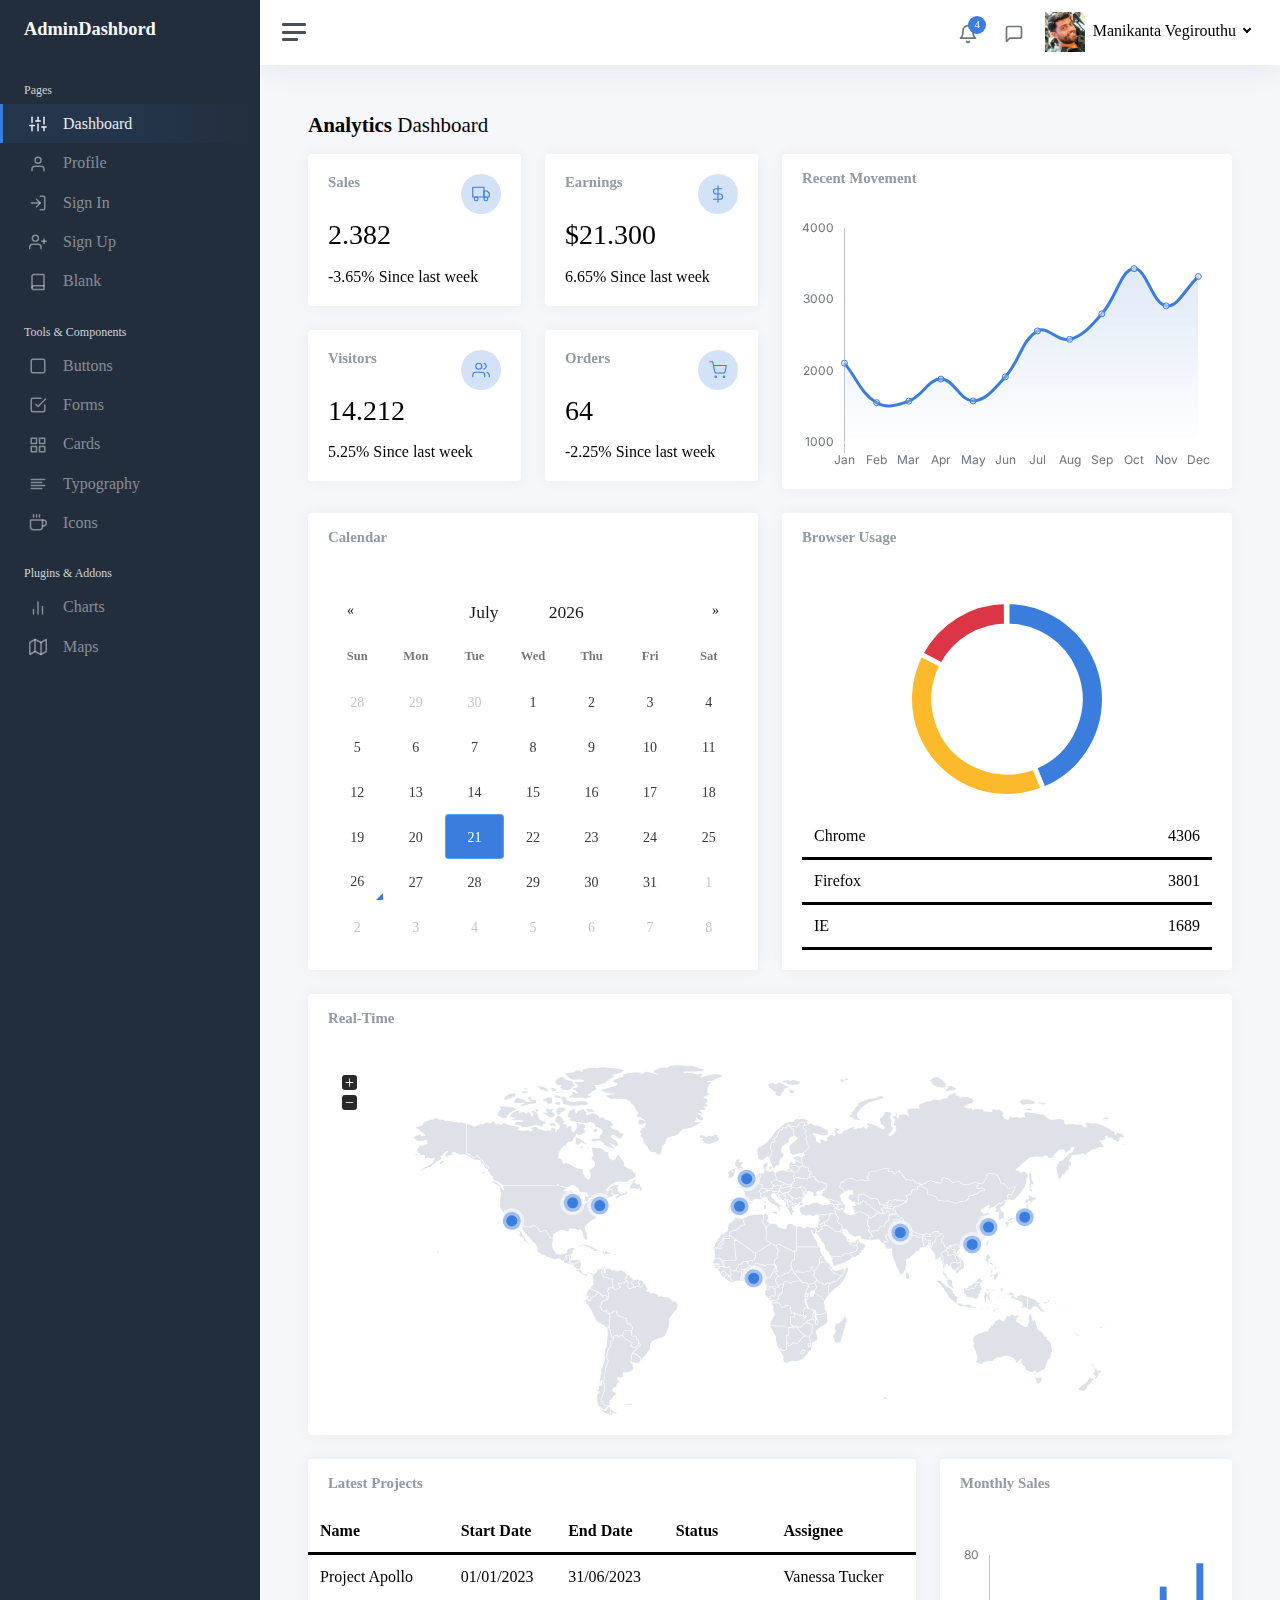
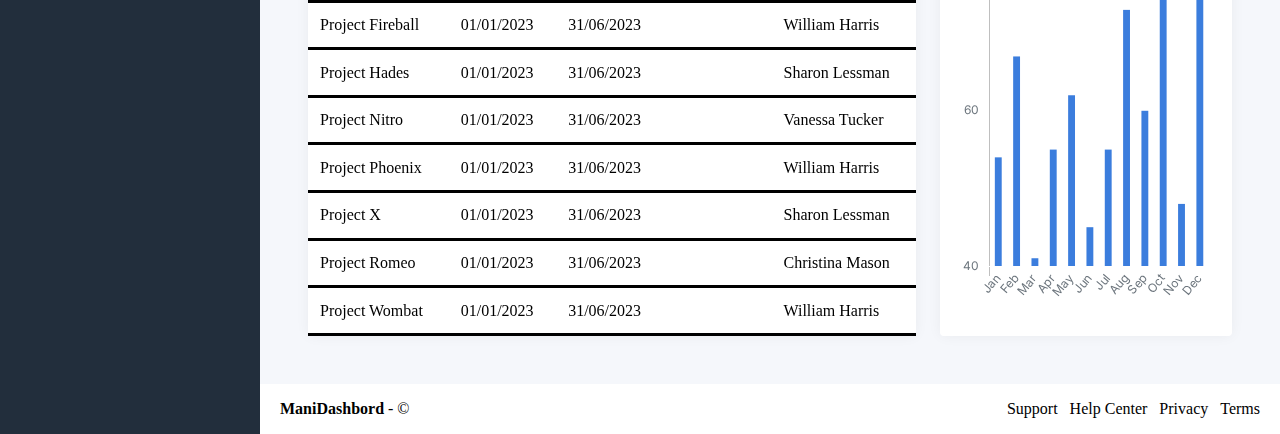
<file: index.html>
<!DOCTYPE html>
<html lang="en">

<head>
	<meta charset="utf-8">
	<meta http-equiv="X-UA-Compatible" content="IE=edge">
	<meta name="viewport" content="width=device-width, initial-scale=1, shrink-to-fit=no">
	<meta name="description" content="Responsive Admin &amp; Dashboard Template based on Bootstrap 5">
	
	<link rel="preconnect" href="https://fonts.gstatic.com">
	<link rel="shortcut icon" href="img/icons/icon-48x48.png" />

	

	<title>AdminDashbord</title>

	<link href="css/app.css" rel="stylesheet">
	<link href="https://fonts.googleapis.com/css2?family=Inter:wght@300;400;600&display=swap" rel="stylesheet">
</head>

<body>
	<div class="wrapper">
		<nav id="sidebar" class="sidebar js-sidebar">
			<div class="sidebar-content js-simplebar">
				<a class="sidebar-brand" href="index.html">
          <span class="align-middle">AdminDashbord</span>
        </a>

				<ul class="sidebar-nav">
					<li class="sidebar-header">
						Pages
					</li>

					<li class="sidebar-item active">
						<a class="sidebar-link" href="index.html">
              <i class="align-middle" data-feather="sliders"></i> <span class="align-middle">Dashboard</span>
            </a>
					</li>

					<li class="sidebar-item">
						<a class="sidebar-link" href="pages-profile.html">
              <i class="align-middle" data-feather="user"></i> <span class="align-middle">Profile</span>
            </a>
					</li>

					<li class="sidebar-item">
						<a class="sidebar-link" href="pages-sign-in.html">
              <i class="align-middle" data-feather="log-in"></i> <span class="align-middle">Sign In</span>
            </a>
					</li>

					<li class="sidebar-item">
						<a class="sidebar-link" href="pages-sign-up.html">
              <i class="align-middle" data-feather="user-plus"></i> <span class="align-middle">Sign Up</span>
            </a>
					</li>

					<li class="sidebar-item">
						<a class="sidebar-link" href="pages-blank.html">
              <i class="align-middle" data-feather="book"></i> <span class="align-middle">Blank</span>
            </a>
					</li>

					<li class="sidebar-header">
						Tools & Components
					</li>

					<li class="sidebar-item">
						<a class="sidebar-link" href="ui-buttons.html">
              <i class="align-middle" data-feather="square"></i> <span class="align-middle">Buttons</span>
            </a>
					</li>

					<li class="sidebar-item">
						<a class="sidebar-link" href="ui-forms.html">
              <i class="align-middle" data-feather="check-square"></i> <span class="align-middle">Forms</span>
            </a>
					</li>

					<li class="sidebar-item">
						<a class="sidebar-link" href="ui-cards.html">
              <i class="align-middle" data-feather="grid"></i> <span class="align-middle">Cards</span>
            </a>
					</li>

					<li class="sidebar-item">
						<a class="sidebar-link" href="ui-typography.html">
              <i class="align-middle" data-feather="align-left"></i> <span class="align-middle">Typography</span>
            </a>
					</li>

					<li class="sidebar-item">
						<a class="sidebar-link" href="icons-feather.html">
              <i class="align-middle" data-feather="coffee"></i> <span class="align-middle">Icons</span>
            </a>
					</li>

					<li class="sidebar-header">
						Plugins & Addons
					</li>

					<li class="sidebar-item">
						<a class="sidebar-link" href="charts-chartjs.html">
              <i class="align-middle" data-feather="bar-chart-2"></i> <span class="align-middle">Charts</span>
            </a>
					</li>

					<li class="sidebar-item">
						<a class="sidebar-link" href="maps-google.html">
              <i class="align-middle" data-feather="map"></i> <span class="align-middle">Maps</span>
            </a>
					</li>
				</ul>

				<div class="sidebar-cta">
				
				</div>
			</div>
		</nav>

		<div class="main">
			<nav class="navbar navbar-expand navbar-light navbar-bg">
				<a class="sidebar-toggle js-sidebar-toggle">
          <i class="hamburger align-self-center"></i>
        </a>

				<div class="navbar-collapse collapse">
					<ul class="navbar-nav navbar-align">
						<li class="nav-item dropdown">
							<a class="nav-icon dropdown-toggle" href="#" id="alertsDropdown" data-bs-toggle="dropdown">
								<div class="position-relative">
									<i class="align-middle" data-feather="bell"></i>
									<span class="indicator">4</span>
								</div>
							</a>
							<div class="dropdown-menu dropdown-menu-lg dropdown-menu-end py-0" aria-labelledby="alertsDropdown">
								<div class="dropdown-menu-header">
									4 New Notifications
								</div>
								<div class="list-group">
									<a href="#" class="list-group-item">
										<div class="row g-0 align-items-center">
											<div class="col-2">
												<i class="text-danger" data-feather="alert-circle"></i>
											</div>
											<div class="col-10">
												<div class="text-dark">Update completed</div>
												<div class="text-muted small mt-1">Restart server 12 to complete the update.</div>
												<div class="text-muted small mt-1">30m ago</div>
											</div>
										</div>
									</a>
									<a href="#" class="list-group-item">
										<div class="row g-0 align-items-center">
											<div class="col-2">
												<i class="text-warning" data-feather="bell"></i>
											</div>
											<div class="col-10">
												<div class="text-dark">Lorem ipsum</div>
												<div class="text-muted small mt-1">Aliquam ex eros, imperdiet vulputate hendrerit et.</div>
												<div class="text-muted small mt-1">2h ago</div>
											</div>
										</div>
									</a>
									<a href="#" class="list-group-item">
										<div class="row g-0 align-items-center">
											<div class="col-2">
												<i class="text-primary" data-feather="home"></i>
											</div>
											<div class="col-10">
												<div class="text-dark">Login from 192.186.1.8</div>
												<div class="text-muted small mt-1">5h ago</div>
											</div>
										</div>
									</a>
									<a href="#" class="list-group-item">
										<div class="row g-0 align-items-center">
											<div class="col-2">
												<i class="text-success" data-feather="user-plus"></i>
											</div>
											<div class="col-10">
												<div class="text-dark">New connection</div>
												<div class="text-muted small mt-1">Christina accepted your request.</div>
												<div class="text-muted small mt-1">14h ago</div>
											</div>
										</div>
									</a>
								</div>
								<div class="dropdown-menu-footer">
									<a href="#" class="text-muted">Show all notifications</a>
								</div>
							</div>
						</li>
						<li class="nav-item dropdown">
							<a class="nav-icon dropdown-toggle" href="#" id="messagesDropdown" data-bs-toggle="dropdown">
								<div class="position-relative">
									<i class="align-middle" data-feather="message-square"></i>
								</div>
							</a>
							<div class="dropdown-menu dropdown-menu-lg dropdown-menu-end py-0" aria-labelledby="messagesDropdown">
								<div class="dropdown-menu-header">
									<div class="position-relative">
										4 New Messages
									</div>
								</div>
								<div class="list-group">
									<a href="#" class="list-group-item">
										<div class="row g-0 align-items-center">
											<div class="col-2">
												<img src="img/avatars/avatar-5.jpg" class="avatar img-fluid rounded-circle" alt="Vanessa Tucker">
											</div>
											<div class="col-10 ps-2">
												<div class="text-dark">Vanessa Tucker</div>
												<div class="text-muted small mt-1">Nam pretium turpis et arcu. Duis arcu tortor.</div>
												<div class="text-muted small mt-1">15m ago</div>
											</div>
										</div>
									</a>
									<a href="#" class="list-group-item">
										<div class="row g-0 align-items-center">
											<div class="col-2">
												<img src="img/avatars/avatar-2.jpg" class="avatar img-fluid rounded-circle" alt="William Harris">
											</div>
											<div class="col-10 ps-2">
												<div class="text-dark">William Harris</div>
												<div class="text-muted small mt-1">Curabitur ligula sapien euismod vitae.</div>
												<div class="text-muted small mt-1">2h ago</div>
											</div>
										</div>
									</a>
									<a href="#" class="list-group-item">
										<div class="row g-0 align-items-center">
											<div class="col-2">
												<img src="img/avatars/avatar-4.jpg" class="avatar img-fluid rounded-circle" alt="Christina Mason">
											</div>
											<div class="col-10 ps-2">
												<div class="text-dark">Christina Mason</div>
												<div class="text-muted small mt-1">Pellentesque auctor neque nec urna.</div>
												<div class="text-muted small mt-1">4h ago</div>
											</div>
										</div>
									</a>
									<a href="#" class="list-group-item">
										<div class="row g-0 align-items-center">
											<div class="col-2">
												<img src="img/avatars/avatar-3.jpg" class="avatar img-fluid rounded-circle" alt="Sharon Lessman">
											</div>
											<div class="col-10 ps-2">
												<div class="text-dark">Sharon Lessman</div>
												<div class="text-muted small mt-1">Aenean tellus metus, bibendum sed, posuere ac, mattis non.</div>
												<div class="text-muted small mt-1">5h ago</div>
											</div>
										</div>
									</a>
								</div>
								<div class="dropdown-menu-footer">
									<a href="#" class="text-muted">Show all messages</a>
								</div>
							</div>
						</li>
						<li class="nav-item dropdown">
							<a class="nav-icon dropdown-toggle d-inline-block d-sm-none" href="#" data-bs-toggle="dropdown">
                <i class="align-middle" data-feather="settings"></i>
              </a>

							<a class="nav-link dropdown-toggle d-none d-sm-inline-block" href="#" data-bs-toggle="dropdown">
                <img src="img/avatars/avatar-4.jpg" class="avatar img-fluid rounded me-1" alt="Manikanta Vegirouthu" /> <span class="text-dark">Manikanta Vegirouthu</span>
              </a>
							<div class="dropdown-menu dropdown-menu-end">
								<a class="dropdown-item" href="pages-profile.html"><i class="align-middle me-1" data-feather="user"></i> Profile</a>
								<a class="dropdown-item" href="#"><i class="align-middle me-1" data-feather="pie-chart"></i> Analytics</a>
								<div class="dropdown-divider"></div>
								<a class="dropdown-item" href="index.html"><i class="align-middle me-1" data-feather="settings"></i> Settings & Privacy</a>
								<a class="dropdown-item" href="#"><i class="align-middle me-1" data-feather="help-circle"></i> Help Center</a>
								<div class="dropdown-divider"></div>
								<a class="dropdown-item" href="#">Log out</a>
							</div>
						</li>
					</ul>
				</div>
			</nav>

			<main class="content">
				<div class="container-fluid p-0">

					<h1 class="h3 mb-3"><strong>Analytics</strong> Dashboard</h1>

					<div class="row">
						<div class="col-xl-6 col-xxl-5 d-flex">
							<div class="w-100">
								<div class="row">
									<div class="col-sm-6">
										<div class="card">
											<div class="card-body">
												<div class="row">
													<div class="col mt-0">
														<h5 class="card-title">Sales</h5>
													</div>

													<div class="col-auto">
														<div class="stat text-primary">
															<i class="align-middle" data-feather="truck"></i>
														</div>
													</div>
												</div>
												<h1 class="mt-1 mb-3">2.382</h1>
												<div class="mb-0">
													<span class="text-danger"> <i class="mdi mdi-arrow-bottom-right"></i> -3.65% </span>
													<span class="text-muted">Since last week</span>
												</div>
											</div>
										</div>
										<div class="card">
											<div class="card-body">
												<div class="row">
													<div class="col mt-0">
														<h5 class="card-title">Visitors</h5>
													</div>

													<div class="col-auto">
														<div class="stat text-primary">
															<i class="align-middle" data-feather="users"></i>
														</div>
													</div>
												</div>
												<h1 class="mt-1 mb-3">14.212</h1>
												<div class="mb-0">
													<span class="text-success"> <i class="mdi mdi-arrow-bottom-right"></i> 5.25% </span>
													<span class="text-muted">Since last week</span>
												</div>
											</div>
										</div>
									</div>
									<div class="col-sm-6">
										<div class="card">
											<div class="card-body">
												<div class="row">
													<div class="col mt-0">
														<h5 class="card-title">Earnings</h5>
													</div>

													<div class="col-auto">
														<div class="stat text-primary">
															<i class="align-middle" data-feather="dollar-sign"></i>
														</div>
													</div>
												</div>
												<h1 class="mt-1 mb-3">$21.300</h1>
												<div class="mb-0">
													<span class="text-success"> <i class="mdi mdi-arrow-bottom-right"></i> 6.65% </span>
													<span class="text-muted">Since last week</span>
												</div>
											</div>
										</div>
										<div class="card">
											<div class="card-body">
												<div class="row">
													<div class="col mt-0">
														<h5 class="card-title">Orders</h5>
													</div>

													<div class="col-auto">
														<div class="stat text-primary">
															<i class="align-middle" data-feather="shopping-cart"></i>
														</div>
													</div>
												</div>
												<h1 class="mt-1 mb-3">64</h1>
												<div class="mb-0">
													<span class="text-danger"> <i class="mdi mdi-arrow-bottom-right"></i> -2.25% </span>
													<span class="text-muted">Since last week</span>
												</div>
											</div>
										</div>
									</div>
								</div>
							</div>
						</div>

						<div class="col-xl-6 col-xxl-7">
							<div class="card flex-fill w-100">
								<div class="card-header">

									<h5 class="card-title mb-0">Recent Movement</h5>
								</div>
								<div class="card-body py-3">
									<div class="chart chart-sm">
										<canvas id="chartjs-dashboard-line"></canvas>
									</div>
								</div>
							</div>
						</div>
					</div>

					<div class="row">
						<div class="col-12 col-md-6 col-xxl-3 d-flex order-2 order-xxl-3">
							<div class="card flex-fill w-100">
								<div class="card-header">

									<h5 class="card-title mb-0">Browser Usage</h5>
								</div>
								<div class="card-body d-flex">
									<div class="align-self-center w-100">
										<div class="py-3">
											<div class="chart chart-xs">
												<canvas id="chartjs-dashboard-pie"></canvas>
											</div>
										</div>

										<table class="table mb-0">
											<tbody>
												<tr>
													<td>Chrome</td>
													<td class="text-end">4306</td>
												</tr>
												<tr>
													<td>Firefox</td>
													<td class="text-end">3801</td>
												</tr>
												<tr>
													<td>IE</td>
													<td class="text-end">1689</td>
												</tr>
											</tbody>
										</table>
									</div>
								</div>
							</div>
						</div>
						<div class="col-12 col-md-12 col-xxl-6 d-flex order-3 order-xxl-2">
							<div class="card flex-fill w-100">
								<div class="card-header">

									<h5 class="card-title mb-0">Real-Time</h5>
								</div>
								<div class="card-body px-4">
									<div id="world_map" style="height:350px;"></div>
								</div>
							</div>
						</div>
						<div class="col-12 col-md-6 col-xxl-3 d-flex order-1 order-xxl-1">
							<div class="card flex-fill">
								<div class="card-header">

									<h5 class="card-title mb-0">Calendar</h5>
								</div>
								<div class="card-body d-flex">
									<div class="align-self-center w-100">
										<div class="chart">
											<div id="datetimepicker-dashboard"></div>
										</div>
									</div>
								</div>
							</div>
						</div>
					</div>

					<div class="row">
						<div class="col-12 col-lg-8 col-xxl-9 d-flex">
							<div class="card flex-fill">
								<div class="card-header">

									<h5 class="card-title mb-0">Latest Projects</h5>
								</div>
								<table class="table table-hover my-0">
									<thead>
										<tr>
											<th>Name</th>
											<th class="d-none d-xl-table-cell">Start Date</th>
											<th class="d-none d-xl-table-cell">End Date</th>
											<th>Status</th>
											<th class="d-none d-md-table-cell">Assignee</th>
										</tr>
									</thead>
									<tbody>
										<tr>
											<td>Project Apollo</td>
											<td class="d-none d-xl-table-cell">01/01/2023</td>
											<td class="d-none d-xl-table-cell">31/06/2023</td>
											<td><span class="badge bg-success">Done</span></td>
											<td class="d-none d-md-table-cell">Vanessa Tucker</td>
										</tr>
										<tr>
											<td>Project Fireball</td>
											<td class="d-none d-xl-table-cell">01/01/2023</td>
											<td class="d-none d-xl-table-cell">31/06/2023</td>
											<td><span class="badge bg-danger">Cancelled</span></td>
											<td class="d-none d-md-table-cell">William Harris</td>
										</tr>
										<tr>
											<td>Project Hades</td>
											<td class="d-none d-xl-table-cell">01/01/2023</td>
											<td class="d-none d-xl-table-cell">31/06/2023</td>
											<td><span class="badge bg-success">Done</span></td>
											<td class="d-none d-md-table-cell">Sharon Lessman</td>
										</tr>
										<tr>
											<td>Project Nitro</td>
											<td class="d-none d-xl-table-cell">01/01/2023</td>
											<td class="d-none d-xl-table-cell">31/06/2023</td>
											<td><span class="badge bg-warning">In progress</span></td>
											<td class="d-none d-md-table-cell">Vanessa Tucker</td>
										</tr>
										<tr>
											<td>Project Phoenix</td>
											<td class="d-none d-xl-table-cell">01/01/2023</td>
											<td class="d-none d-xl-table-cell">31/06/2023</td>
											<td><span class="badge bg-success">Done</span></td>
											<td class="d-none d-md-table-cell">William Harris</td>
										</tr>
										<tr>
											<td>Project X</td>
											<td class="d-none d-xl-table-cell">01/01/2023</td>
											<td class="d-none d-xl-table-cell">31/06/2023</td>
											<td><span class="badge bg-success">Done</span></td>
											<td class="d-none d-md-table-cell">Sharon Lessman</td>
										</tr>
										<tr>
											<td>Project Romeo</td>
											<td class="d-none d-xl-table-cell">01/01/2023</td>
											<td class="d-none d-xl-table-cell">31/06/2023</td>
											<td><span class="badge bg-success">Done</span></td>
											<td class="d-none d-md-table-cell">Christina Mason</td>
										</tr>
										<tr>
											<td>Project Wombat</td>
											<td class="d-none d-xl-table-cell">01/01/2023</td>
											<td class="d-none d-xl-table-cell">31/06/2023</td>
											<td><span class="badge bg-warning">In progress</span></td>
											<td class="d-none d-md-table-cell">William Harris</td>
										</tr>
									</tbody>
								</table>
							</div>
						</div>
						<div class="col-12 col-lg-4 col-xxl-3 d-flex">
							<div class="card flex-fill w-100">
								<div class="card-header">

									<h5 class="card-title mb-0">Monthly Sales</h5>
								</div>
								<div class="card-body d-flex w-100">
									<div class="align-self-center chart chart-lg">
										<canvas id="chartjs-dashboard-bar"></canvas>
									</div>
								</div>
							</div>
						</div>
					</div>

				</div>
			</main>

			<footer class="footer">
				<div class="container-fluid">
					<div class="row text-muted">
						<div class="col-6 text-start">
							<p class="mb-0">
								<a class="text-muted" href="" target="_blank"><strong>ManiDashbord</strong></a> - <a class="text-muted" href="#" target="_blank"><strong></strong></a>								&copy;
							</p>
						</div>
						<div class="col-6 text-end">
							<ul class="list-inline">
								<li class="list-inline-item">
									<a class="text-muted" href="" target="_blank">Support</a>
								</li>
								<li class="list-inline-item">
									<a class="text-muted" href="" target="_blank">Help Center</a>
								</li>
								<li class="list-inline-item">
									<a class="text-muted" href="" target="_blank">Privacy</a>
								</li>
								<li class="list-inline-item">
									<a class="text-muted" href="" target="_blank">Terms</a>
								</li>
							</ul>
						</div>
					</div>
				</div>
			</footer>
		</div>
	</div>

	<script src="js/app.js"></script>

	<script>
		document.addEventListener("DOMContentLoaded", function() {
			var ctx = document.getElementById("chartjs-dashboard-line").getContext("2d");
			var gradient = ctx.createLinearGradient(0, 0, 0, 225);
			gradient.addColorStop(0, "rgba(215, 227, 244, 1)");
			gradient.addColorStop(1, "rgba(215, 227, 244, 0)");
			// Line chart
			new Chart(document.getElementById("chartjs-dashboard-line"), {
				type: "line",
				data: {
					labels: ["Jan", "Feb", "Mar", "Apr", "May", "Jun", "Jul", "Aug", "Sep", "Oct", "Nov", "Dec"],
					datasets: [{
						label: "Sales ($)",
						fill: true,
						backgroundColor: gradient,
						borderColor: window.theme.primary,
						data: [
							2115,
							1562,
							1584,
							1892,
							1587,
							1923,
							2566,
							2448,
							2805,
							3438,
							2917,
							3327
						]
					}]
				},
				options: {
					maintainAspectRatio: false,
					legend: {
						display: false
					},
					tooltips: {
						intersect: false
					},
					hover: {
						intersect: true
					},
					plugins: {
						filler: {
							propagate: false
						}
					},
					scales: {
						xAxes: [{
							reverse: true,
							gridLines: {
								color: "rgba(0,0,0,0.0)"
							}
						}],
						yAxes: [{
							ticks: {
								stepSize: 1000
							},
							display: true,
							borderDash: [3, 3],
							gridLines: {
								color: "rgba(0,0,0,0.0)"
							}
						}]
					}
				}
			});
		});
	</script>
	<script>
		document.addEventListener("DOMContentLoaded", function() {
			// Pie chart
			new Chart(document.getElementById("chartjs-dashboard-pie"), {
				type: "pie",
				data: {
					labels: ["Chrome", "Firefox", "IE"],
					datasets: [{
						data: [4306, 3801, 1689],
						backgroundColor: [
							window.theme.primary,
							window.theme.warning,
							window.theme.danger
						],
						borderWidth: 5
					}]
				},
				options: {
					responsive: !window.MSInputMethodContext,
					maintainAspectRatio: false,
					legend: {
						display: false
					},
					cutoutPercentage: 75
				}
			});
		});
	</script>
	<script>
		document.addEventListener("DOMContentLoaded", function() {
			// Bar chart
			new Chart(document.getElementById("chartjs-dashboard-bar"), {
				type: "bar",
				data: {
					labels: ["Jan", "Feb", "Mar", "Apr", "May", "Jun", "Jul", "Aug", "Sep", "Oct", "Nov", "Dec"],
					datasets: [{
						label: "This year",
						backgroundColor: window.theme.primary,
						borderColor: window.theme.primary,
						hoverBackgroundColor: window.theme.primary,
						hoverBorderColor: window.theme.primary,
						data: [54, 67, 41, 55, 62, 45, 55, 73, 60, 76, 48, 79],
						barPercentage: .75,
						categoryPercentage: .5
					}]
				},
				options: {
					maintainAspectRatio: false,
					legend: {
						display: false
					},
					scales: {
						yAxes: [{
							gridLines: {
								display: false
							},
							stacked: false,
							ticks: {
								stepSize: 20
							}
						}],
						xAxes: [{
							stacked: false,
							gridLines: {
								color: "transparent"
							}
						}]
					}
				}
			});
		});
	</script>
	<script>
		document.addEventListener("DOMContentLoaded", function() {
			var markers = [{
					coords: [31.230391, 121.473701],
					name: "Shanghai"
				},
				{
					coords: [28.704060, 77.102493],
					name: "Delhi"
				},
				{
					coords: [6.524379, 3.379206],
					name: "Lagos"
				},
				{
					coords: [35.689487, 139.691711],
					name: "Tokyo"
				},
				{
					coords: [23.129110, 113.264381],
					name: "Guangzhou"
				},
				{
					coords: [40.7127837, -74.0059413],
					name: "New York"
				},
				{
					coords: [34.052235, -118.243683],
					name: "Los Angeles"
				},
				{
					coords: [41.878113, -87.629799],
					name: "Chicago"
				},
				{
					coords: [51.507351, -0.127758],
					name: "London"
				},
				{
					coords: [40.416775, -3.703790],
					name: "Madrid "
				}
			];
			var map = new jsVectorMap({
				map: "world",
				selector: "#world_map",
				zoomButtons: true,
				markers: markers,
				markerStyle: {
					initial: {
						r: 9,
						strokeWidth: 7,
						stokeOpacity: .4,
						fill: window.theme.primary
					},
					hover: {
						fill: window.theme.primary,
						stroke: window.theme.primary
					}
				},
				zoomOnScroll: false
			});
			window.addEventListener("resize", () => {
				map.updateSize();
			});
		});
	</script>
	<script>
		document.addEventListener("DOMContentLoaded", function() {
			var date = new Date(Date.now() - 5 * 24 * 60 * 60 * 1000);
			var defaultDate = date.getUTCFullYear() + "-" + (date.getUTCMonth() + 1) + "-" + date.getUTCDate();
			document.getElementById("datetimepicker-dashboard").flatpickr({
				inline: true,
				prevArrow: "<span title=\"Previous month\">&laquo;</span>",
				nextArrow: "<span title=\"Next month\">&raquo;</span>",
				defaultDate: defaultDate
			});
		});
	</script>

</body>

</html>
</file>
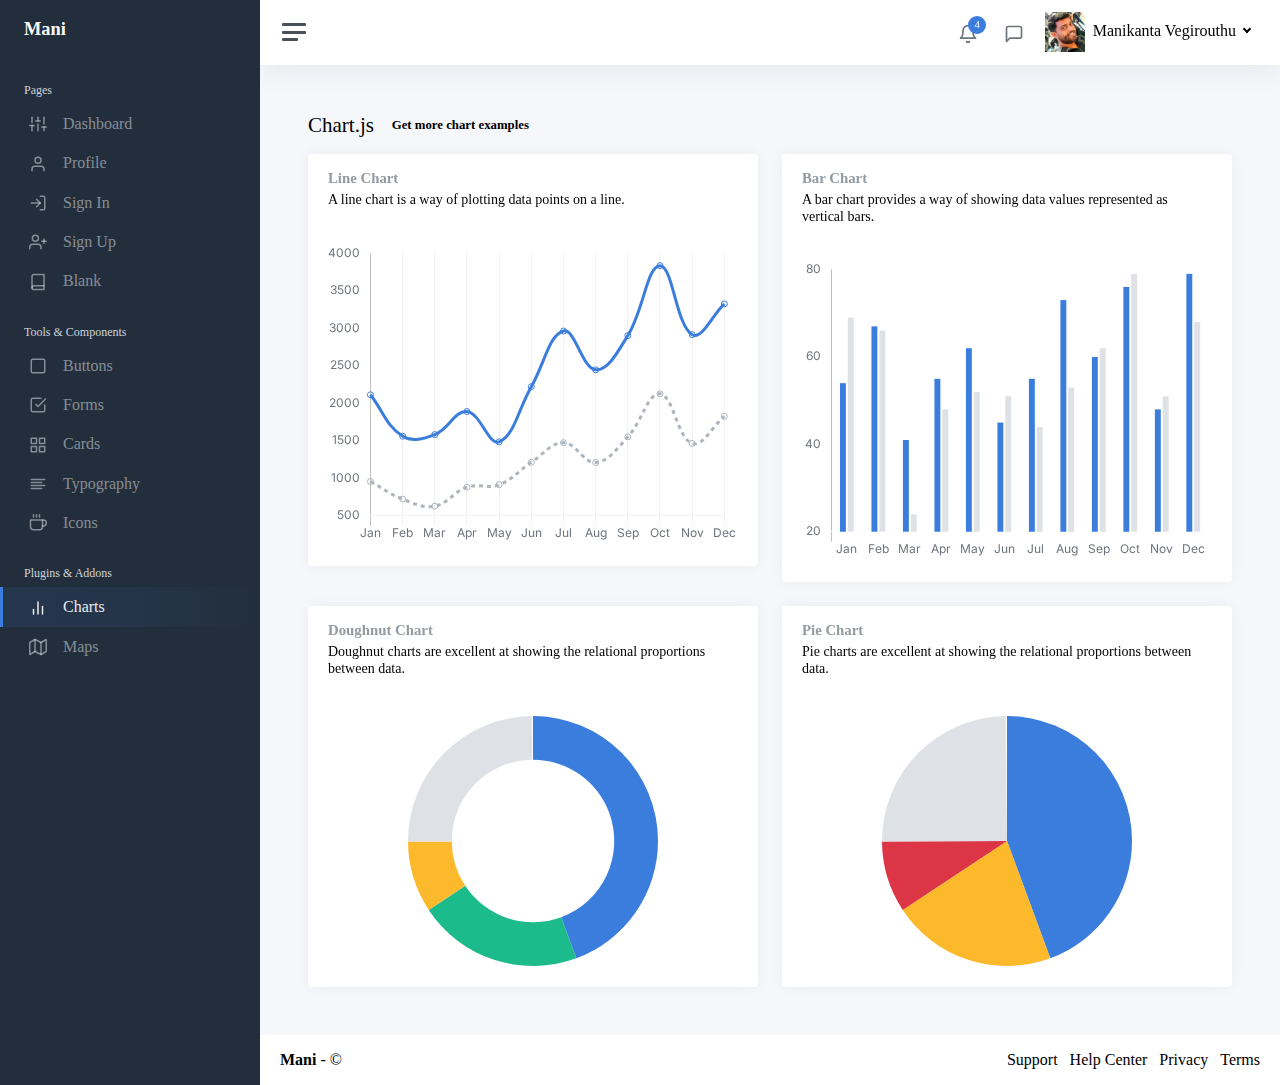
<file: charts-chartjs.html>
<!DOCTYPE html>
<html lang="en">

<head>
	<meta charset="utf-8">
	<meta http-equiv="X-UA-Compatible" content="IE=edge">
	<meta name="viewport" content="width=device-width, initial-scale=1, shrink-to-fit=no">
	<meta name="description" content="Responsive Admin &amp; Dashboard Template based on Bootstrap 5">
	
	<link rel="preconnect" href="https://fonts.gstatic.com">
	<link rel="shortcut icon" href="img/icons/icon-48x48.png" />

	
	<title>Chart.js | Mani Demo</title>

	<link href="css/app.css" rel="stylesheet">
	<link href="https://fonts.googleapis.com/css2?family=Inter:wght@300;400;600&display=swap" rel="stylesheet">
</head>

<body>
	<div class="wrapper">
		<nav id="sidebar" class="sidebar js-sidebar">
			<div class="sidebar-content js-simplebar">
				<a class="sidebar-brand" href="index.html">
          <span class="align-middle">Mani</span>
        </a>

				<ul class="sidebar-nav">
					<li class="sidebar-header">
						Pages
					</li>

					<li class="sidebar-item">
						<a class="sidebar-link" href="index.html">
              <i class="align-middle" data-feather="sliders"></i> <span class="align-middle">Dashboard</span>
            </a>
					</li>

					<li class="sidebar-item">
						<a class="sidebar-link" href="pages-profile.html">
              <i class="align-middle" data-feather="user"></i> <span class="align-middle">Profile</span>
            </a>
					</li>

					<li class="sidebar-item">
						<a class="sidebar-link" href="pages-sign-in.html">
              <i class="align-middle" data-feather="log-in"></i> <span class="align-middle">Sign In</span>
            </a>
					</li>

					<li class="sidebar-item">
						<a class="sidebar-link" href="pages-sign-up.html">
              <i class="align-middle" data-feather="user-plus"></i> <span class="align-middle">Sign Up</span>
            </a>
					</li>

					<li class="sidebar-item">
						<a class="sidebar-link" href="pages-blank.html">
              <i class="align-middle" data-feather="book"></i> <span class="align-middle">Blank</span>
            </a>
					</li>

					<li class="sidebar-header">
						Tools & Components
					</li>

					<li class="sidebar-item">
						<a class="sidebar-link" href="ui-buttons.html">
              <i class="align-middle" data-feather="square"></i> <span class="align-middle">Buttons</span>
            </a>
					</li>

					<li class="sidebar-item">
						<a class="sidebar-link" href="ui-forms.html">
              <i class="align-middle" data-feather="check-square"></i> <span class="align-middle">Forms</span>
            </a>
					</li>

					<li class="sidebar-item">
						<a class="sidebar-link" href="ui-cards.html">
              <i class="align-middle" data-feather="grid"></i> <span class="align-middle">Cards</span>
            </a>
					</li>

					<li class="sidebar-item">
						<a class="sidebar-link" href="ui-typography.html">
              <i class="align-middle" data-feather="align-left"></i> <span class="align-middle">Typography</span>
            </a>
					</li>

					<li class="sidebar-item">
						<a class="sidebar-link" href="icons-feather.html">
              <i class="align-middle" data-feather="coffee"></i> <span class="align-middle">Icons</span>
            </a>
					</li>

					<li class="sidebar-header">
						Plugins & Addons
					</li>

					<li class="sidebar-item active">
						<a class="sidebar-link" href="charts-chartjs.html">
              <i class="align-middle" data-feather="bar-chart-2"></i> <span class="align-middle">Charts</span>
            </a>
					</li>

					<li class="sidebar-item">
						<a class="sidebar-link" href="maps-google.html">
              <i class="align-middle" data-feather="map"></i> <span class="align-middle">Maps</span>
            </a>
					</li>
				</ul>

				<div class="sidebar-cta">
					
				</div>
			</div>
		</nav>

		<div class="main">
			<nav class="navbar navbar-expand navbar-light navbar-bg">
				<a class="sidebar-toggle js-sidebar-toggle">
          <i class="hamburger align-self-center"></i>
        </a>

				<div class="navbar-collapse collapse">
					<ul class="navbar-nav navbar-align">
						<li class="nav-item dropdown">
							<a class="nav-icon dropdown-toggle" href="#" id="alertsDropdown" data-bs-toggle="dropdown">
								<div class="position-relative">
									<i class="align-middle" data-feather="bell"></i>
									<span class="indicator">4</span>
								</div>
							</a>
							<div class="dropdown-menu dropdown-menu-lg dropdown-menu-end py-0" aria-labelledby="alertsDropdown">
								<div class="dropdown-menu-header">
									4 New Notifications
								</div>
								<div class="list-group">
									<a href="#" class="list-group-item">
										<div class="row g-0 align-items-center">
											<div class="col-2">
												<i class="text-danger" data-feather="alert-circle"></i>
											</div>
											<div class="col-10">
												<div class="text-dark">Update completed</div>
												<div class="text-muted small mt-1">Restart server 12 to complete the update.</div>
												<div class="text-muted small mt-1">30m ago</div>
											</div>
										</div>
									</a>
									<a href="#" class="list-group-item">
										<div class="row g-0 align-items-center">
											<div class="col-2">
												<i class="text-warning" data-feather="bell"></i>
											</div>
											<div class="col-10">
												<div class="text-dark">Lorem ipsum</div>
												<div class="text-muted small mt-1">Aliquam ex eros, imperdiet vulputate hendrerit et.</div>
												<div class="text-muted small mt-1">2h ago</div>
											</div>
										</div>
									</a>
									<a href="#" class="list-group-item">
										<div class="row g-0 align-items-center">
											<div class="col-2">
												<i class="text-primary" data-feather="home"></i>
											</div>
											<div class="col-10">
												<div class="text-dark">Login from 192.186.1.8</div>
												<div class="text-muted small mt-1">5h ago</div>
											</div>
										</div>
									</a>
									<a href="#" class="list-group-item">
										<div class="row g-0 align-items-center">
											<div class="col-2">
												<i class="text-success" data-feather="user-plus"></i>
											</div>
											<div class="col-10">
												<div class="text-dark">New connection</div>
												<div class="text-muted small mt-1">Christina accepted your request.</div>
												<div class="text-muted small mt-1">14h ago</div>
											</div>
										</div>
									</a>
								</div>
								<div class="dropdown-menu-footer">
									<a href="#" class="text-muted">Show all notifications</a>
								</div>
							</div>
						</li>
						<li class="nav-item dropdown">
							<a class="nav-icon dropdown-toggle" href="#" id="messagesDropdown" data-bs-toggle="dropdown">
								<div class="position-relative">
									<i class="align-middle" data-feather="message-square"></i>
								</div>
							</a>
							<div class="dropdown-menu dropdown-menu-lg dropdown-menu-end py-0" aria-labelledby="messagesDropdown">
								<div class="dropdown-menu-header">
									<div class="position-relative">
										4 New Messages
									</div>
								</div>
								<div class="list-group">
									<a href="#" class="list-group-item">
										<div class="row g-0 align-items-center">
											<div class="col-2">
												<img src="img/avatars/avatar-5.jpg" class="avatar img-fluid rounded-circle" alt="Vanessa Tucker">
											</div>
											<div class="col-10 ps-2">
												<div class="text-dark">Vanessa Tucker</div>
												<div class="text-muted small mt-1">Nam pretium turpis et arcu. Duis arcu tortor.</div>
												<div class="text-muted small mt-1">15m ago</div>
											</div>
										</div>
									</a>
									<a href="#" class="list-group-item">
										<div class="row g-0 align-items-center">
											<div class="col-2">
												<img src="img/avatars/avatar-2.jpg" class="avatar img-fluid rounded-circle" alt="William Harris">
											</div>
											<div class="col-10 ps-2">
												<div class="text-dark">William Harris</div>
												<div class="text-muted small mt-1">Curabitur ligula sapien euismod vitae.</div>
												<div class="text-muted small mt-1">2h ago</div>
											</div>
										</div>
									</a>
									<a href="#" class="list-group-item">
										<div class="row g-0 align-items-center">
											<div class="col-2">
												<img src="img/avatars/avatar-4.jpg" class="avatar img-fluid rounded-circle" alt="Christina Mason">
											</div>
											<div class="col-10 ps-2">
												<div class="text-dark">Christina Mason</div>
												<div class="text-muted small mt-1">Pellentesque auctor neque nec urna.</div>
												<div class="text-muted small mt-1">4h ago</div>
											</div>
										</div>
									</a>
									<a href="#" class="list-group-item">
										<div class="row g-0 align-items-center">
											<div class="col-2">
												<img src="img/avatars/avatar-3.jpg" class="avatar img-fluid rounded-circle" alt="Sharon Lessman">
											</div>
											<div class="col-10 ps-2">
												<div class="text-dark">Sharon Lessman</div>
												<div class="text-muted small mt-1">Aenean tellus metus, bibendum sed, posuere ac, mattis non.</div>
												<div class="text-muted small mt-1">5h ago</div>
											</div>
										</div>
									</a>
								</div>
								<div class="dropdown-menu-footer">
									<a href="#" class="text-muted">Show all messages</a>
								</div>
							</div>
						</li>
						<li class="nav-item dropdown">
							<a class="nav-icon dropdown-toggle d-inline-block d-sm-none" href="#" data-bs-toggle="dropdown">
                <i class="align-middle" data-feather="settings"></i>
              </a>

							<a class="nav-link dropdown-toggle d-none d-sm-inline-block" href="#" data-bs-toggle="dropdown">
                <img src="img/avatars/avatar-4.jpg" class="avatar img-fluid rounded me-1" alt="Manikanta Vegirouthu" /> <span class="text-dark">Manikanta Vegirouthu</span>
              </a>
							<div class="dropdown-menu dropdown-menu-end">
								<a class="dropdown-item" href="pages-profile.html"><i class="align-middle me-1" data-feather="user"></i> Profile</a>
								<a class="dropdown-item" href="#"><i class="align-middle me-1" data-feather="pie-chart"></i> Analytics</a>
								<div class="dropdown-divider"></div>
								<a class="dropdown-item" href="index.html"><i class="align-middle me-1" data-feather="settings"></i> Settings & Privacy</a>
								<a class="dropdown-item" href="#"><i class="align-middle me-1" data-feather="help-circle"></i> Help Center</a>
								<div class="dropdown-divider"></div>
								<a class="dropdown-item" href="#">Log out</a>
							</div>
						</li>
					</ul>
				</div>
			</nav>

			<main class="content">
				<div class="container-fluid p-0">

					<div class="mb-3">
						<h1 class="h3 d-inline align-middle">Chart.js</h1>
						<a class="badge bg-dark text-white ms-2" href="upgrade-to-pro.html">
      Get more chart examples
  </a>
					</div>
					<div class="row">
						<div class="col-12 col-lg-6">
							<div class="card flex-fill w-100">
								<div class="card-header">
									<h5 class="card-title">Line Chart</h5>
									<h6 class="card-subtitle text-muted">A line chart is a way of plotting data points on a line.</h6>
								</div>
								<div class="card-body">
									<div class="chart">
										<canvas id="chartjs-line"></canvas>
									</div>
								</div>
							</div>
						</div>

						<div class="col-12 col-lg-6">
							<div class="card">
								<div class="card-header">
									<h5 class="card-title">Bar Chart</h5>
									<h6 class="card-subtitle text-muted">A bar chart provides a way of showing data values represented as vertical bars.</h6>
								</div>
								<div class="card-body">
									<div class="chart">
										<canvas id="chartjs-bar"></canvas>
									</div>
								</div>
							</div>
						</div>

						<div class="col-12 col-lg-6">
							<div class="card">
								<div class="card-header">
									<h5 class="card-title">Doughnut Chart</h5>
									<h6 class="card-subtitle text-muted">Doughnut charts are excellent at showing the relational proportions between data.</h6>
								</div>
								<div class="card-body">
									<div class="chart chart-sm">
										<canvas id="chartjs-doughnut"></canvas>
									</div>
								</div>
							</div>
						</div>

						<div class="col-12 col-lg-6">
							<div class="card">
								<div class="card-header">
									<h5 class="card-title">Pie Chart</h5>
									<h6 class="card-subtitle text-muted">Pie charts are excellent at showing the relational proportions between data.</h6>
								</div>
								<div class="card-body">
									<div class="chart chart-sm">
										<canvas id="chartjs-pie"></canvas>
									</div>
								</div>
							</div>
						</div>
					</div>

				</div>
			</main>

			<footer class="footer">
				<div class="container-fluid">
					<div class="row text-muted">
						<div class="col-6 text-start">
							<p class="mb-0">
								<a class="text-muted" href="#" target="_blank"><strong>Mani</strong></a> - <a class="text-muted" href="#" target="_blank"><strong></strong></a>								&copy;
							</p>
						</div>
						<div class="col-6 text-end">
							<ul class="list-inline">
								<li class="list-inline-item">
									<a class="text-muted" href="#" target="_blank">Support</a>
								</li>
								<li class="list-inline-item">
									<a class="text-muted" href="#" target="_blank">Help Center</a>
								</li>
								<li class="list-inline-item">
									<a class="text-muted" href="#" target="_blank">Privacy</a>
								</li>
								<li class="list-inline-item">
									<a class="text-muted" href="#" target="_blank">Terms</a>
								</li>
							</ul>
						</div>
					</div>
				</div>
			</footer>
		</div>
	</div>

	<script src="js/app.js"></script>

	<script>
		document.addEventListener("DOMContentLoaded", function() {
			// Line chart
			new Chart(document.getElementById("chartjs-line"), {
				type: "line",
				data: {
					labels: ["Jan", "Feb", "Mar", "Apr", "May", "Jun", "Jul", "Aug", "Sep", "Oct", "Nov", "Dec"],
					datasets: [{
						label: "Sales ($)",
						fill: true,
						backgroundColor: "transparent",
						borderColor: window.theme.primary,
						data: [2115, 1562, 1584, 1892, 1487, 2223, 2966, 2448, 2905, 3838, 2917, 3327]
					}, {
						label: "Orders",
						fill: true,
						backgroundColor: "transparent",
						borderColor: "#adb5bd",
						borderDash: [4, 4],
						data: [958, 724, 629, 883, 915, 1214, 1476, 1212, 1554, 2128, 1466, 1827]
					}]
				},
				options: {
					maintainAspectRatio: false,
					legend: {
						display: false
					},
					tooltips: {
						intersect: false
					},
					hover: {
						intersect: true
					},
					plugins: {
						filler: {
							propagate: false
						}
					},
					scales: {
						xAxes: [{
							reverse: true,
							gridLines: {
								color: "rgba(0,0,0,0.05)"
							}
						}],
						yAxes: [{
							ticks: {
								stepSize: 500
							},
							display: true,
							borderDash: [5, 5],
							gridLines: {
								color: "rgba(0,0,0,0)",
								fontColor: "#fff"
							}
						}]
					}
				}
			});
		});
	</script>
	<script>
		document.addEventListener("DOMContentLoaded", function() {
			// Bar chart
			new Chart(document.getElementById("chartjs-bar"), {
				type: "bar",
				data: {
					labels: ["Jan", "Feb", "Mar", "Apr", "May", "Jun", "Jul", "Aug", "Sep", "Oct", "Nov", "Dec"],
					datasets: [{
						label: "Last year",
						backgroundColor: window.theme.primary,
						borderColor: window.theme.primary,
						hoverBackgroundColor: window.theme.primary,
						hoverBorderColor: window.theme.primary,
						data: [54, 67, 41, 55, 62, 45, 55, 73, 60, 76, 48, 79],
						barPercentage: .75,
						categoryPercentage: .5
					}, {
						label: "This year",
						backgroundColor: "#dee2e6",
						borderColor: "#dee2e6",
						hoverBackgroundColor: "#dee2e6",
						hoverBorderColor: "#dee2e6",
						data: [69, 66, 24, 48, 52, 51, 44, 53, 62, 79, 51, 68],
						barPercentage: .75,
						categoryPercentage: .5
					}]
				},
				options: {
					maintainAspectRatio: false,
					legend: {
						display: false
					},
					scales: {
						yAxes: [{
							gridLines: {
								display: false
							},
							stacked: false,
							ticks: {
								stepSize: 20
							}
						}],
						xAxes: [{
							stacked: false,
							gridLines: {
								color: "transparent"
							}
						}]
					}
				}
			});
		});
	</script>
	<script>
		document.addEventListener("DOMContentLoaded", function() {
			// Doughnut chart
			new Chart(document.getElementById("chartjs-doughnut"), {
				type: "doughnut",
				data: {
					labels: ["Social", "Search Engines", "Direct", "Other"],
					datasets: [{
						data: [260, 125, 54, 146],
						backgroundColor: [
							window.theme.primary,
							window.theme.success,
							window.theme.warning,
							"#dee2e6"
						],
						borderColor: "transparent"
					}]
				},
				options: {
					maintainAspectRatio: false,
					cutoutPercentage: 65,
					legend: {
						display: false
					}
				}
			});
		});
	</script>
	<script>
		document.addEventListener("DOMContentLoaded", function() {
			// Pie chart
			new Chart(document.getElementById("chartjs-pie"), {
				type: "pie",
				data: {
					labels: ["Social", "Search Engines", "Direct", "Other"],
					datasets: [{
						data: [260, 125, 54, 146],
						backgroundColor: [
							window.theme.primary,
							window.theme.warning,
							window.theme.danger,
							"#dee2e6"
						],
						borderColor: "transparent"
					}]
				},
				options: {
					maintainAspectRatio: false,
					legend: {
						display: false
					}
				}
			});
		});
	</script>
	<script>
		document.addEventListener("DOMContentLoaded", function() {
			// Radar chart
			new Chart(document.getElementById("chartjs-radar"), {
				type: "radar",
				data: {
					labels: ["Speed", "Reliability", "Comfort", "Safety", "Efficiency"],
					datasets: [{
						label: "Model X",
						backgroundColor: "rgba(0, 123, 255, 0.2)",
						borderColor: window.theme.primary,
						pointBackgroundColor: window.theme.primary,
						pointBorderColor: "#fff",
						pointHoverBackgroundColor: "#fff",
						pointHoverBorderColor: window.theme.primary,
						data: [70, 53, 82, 60, 33]
					}, {
						label: "Model S",
						backgroundColor: "rgba(220, 53, 69, 0.2)",
						borderColor: window.theme.danger,
						pointBackgroundColor: window.theme.danger,
						pointBorderColor: "#fff",
						pointHoverBackgroundColor: "#fff",
						pointHoverBorderColor: window.theme.danger,
						data: [35, 38, 65, 85, 84]
					}]
				},
				options: {
					maintainAspectRatio: false
				}
			});
		});
	</script>
	<script>
		document.addEventListener("DOMContentLoaded", function() {
			// Polar Area chart
			new Chart(document.getElementById("chartjs-polar-area"), {
				type: "polarArea",
				data: {
					labels: ["Speed", "Reliability", "Comfort", "Safety", "Efficiency"],
					datasets: [{
						label: "Model S",
						data: [35, 38, 65, 70, 24],
						backgroundColor: [
							window.theme.primary,
							window.theme.success,
							window.theme.danger,
							window.theme.warning,
							window.theme.info
						]
					}]
				},
				options: {
					maintainAspectRatio: false
				}
			});
		});
	</script>

</body>

</html>
</file>
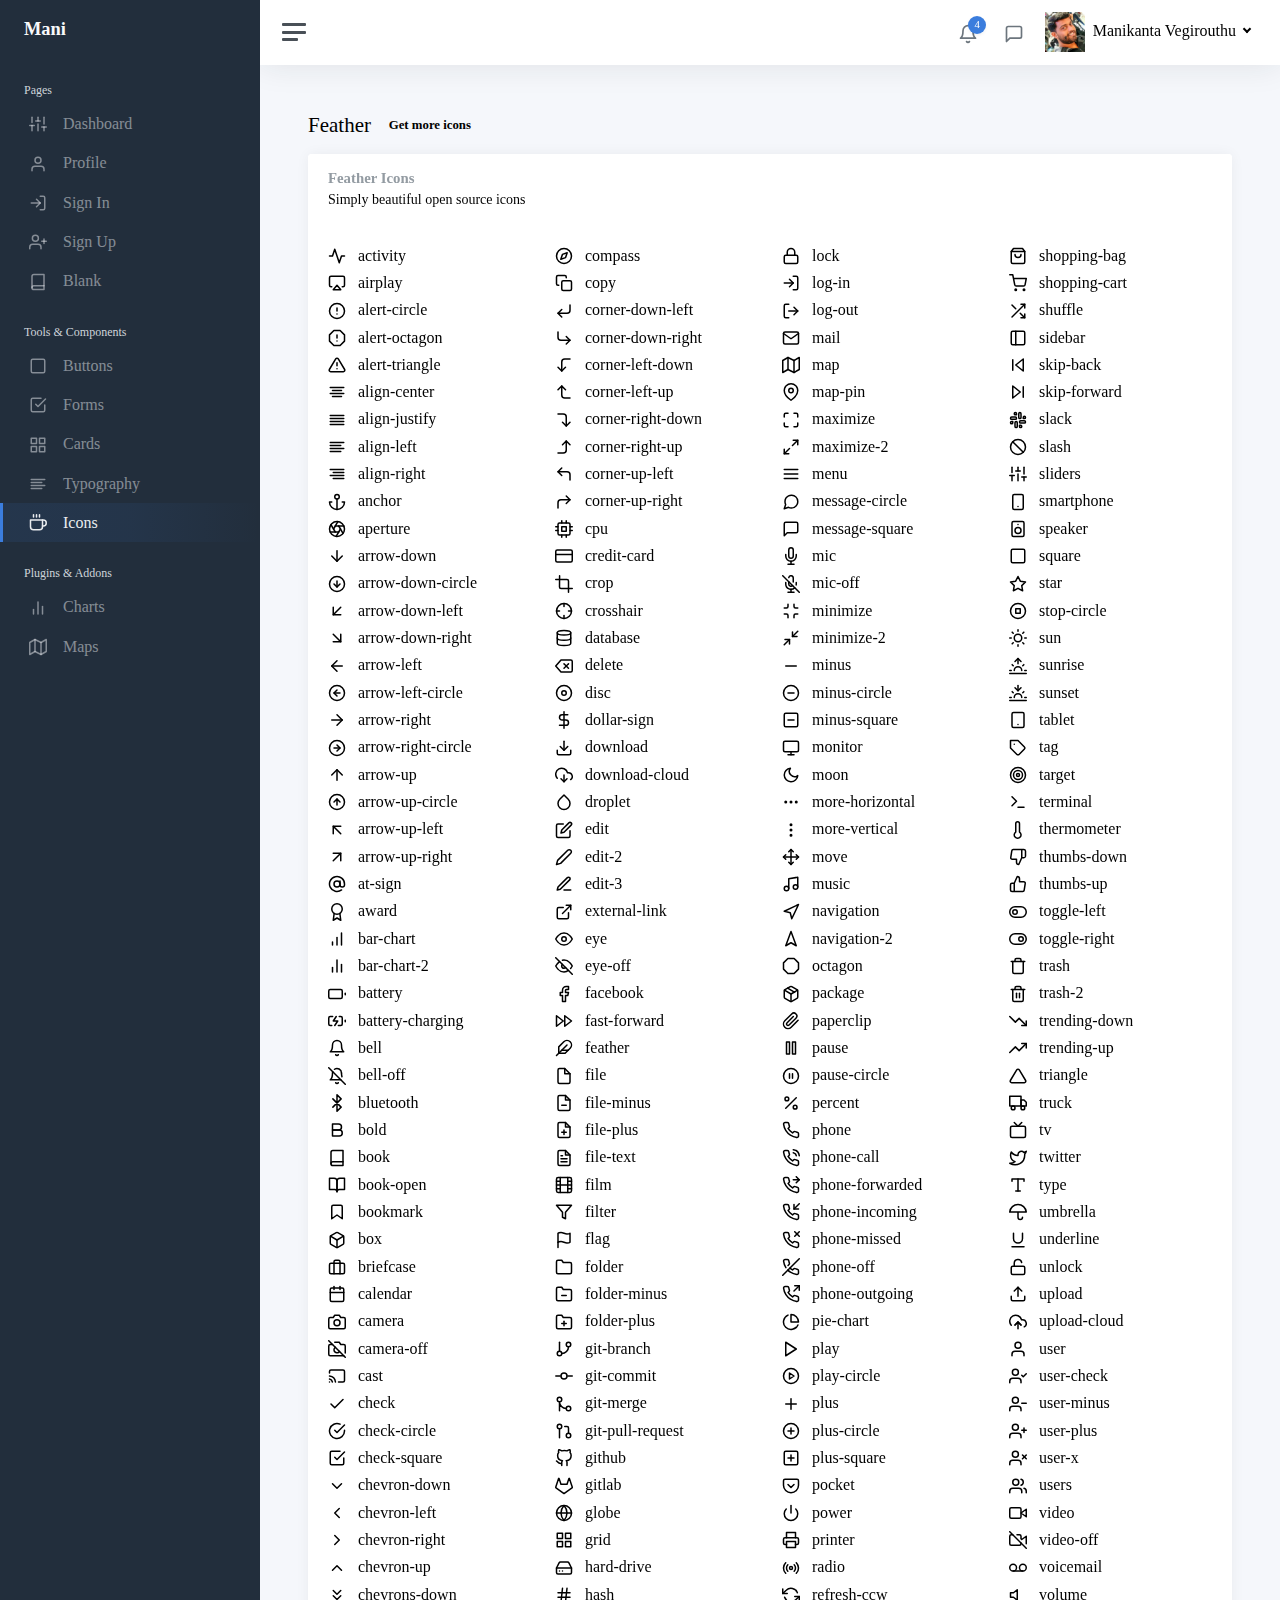
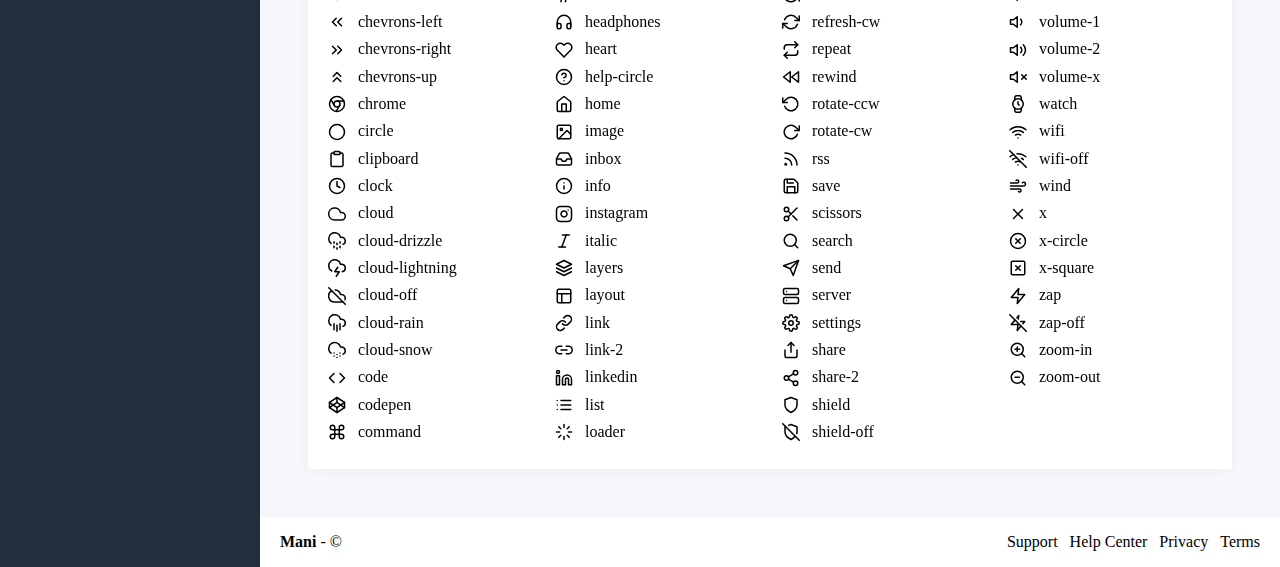
<file: icons-feather.html>
<!DOCTYPE html>
<html lang="en">

<head>
	<meta charset="utf-8">
	<meta http-equiv="X-UA-Compatible" content="IE=edge">
	<meta name="viewport" content="width=device-width, initial-scale=1, shrink-to-fit=no">
	<meta name="description" content="Responsive Admin &amp; Dashboard Template based on Bootstrap 5">
	

	<link rel="preconnect" href="https://fonts.gstatic.com">
	<link rel="shortcut icon" href="img/icons/icon-48x48.png" />

	

	<title>Feather | Mani Demo</title>

	<link href="css/app.css" rel="stylesheet">
	<link href="https://fonts.googleapis.com/css2?family=Inter:wght@300;400;600&display=swap" rel="stylesheet">
</head>

<body>
	<div class="wrapper">
		<nav id="sidebar" class="sidebar js-sidebar">
			<div class="sidebar-content js-simplebar">
				<a class="sidebar-brand" href="index.html">
          <span class="align-middle">Mani</span>
        </a>

				<ul class="sidebar-nav">
					<li class="sidebar-header">
						Pages
					</li>

					<li class="sidebar-item">
						<a class="sidebar-link" href="index.html">
              <i class="align-middle" data-feather="sliders"></i> <span class="align-middle">Dashboard</span>
            </a>
					</li>

					<li class="sidebar-item">
						<a class="sidebar-link" href="pages-profile.html">
              <i class="align-middle" data-feather="user"></i> <span class="align-middle">Profile</span>
            </a>
					</li>

					<li class="sidebar-item">
						<a class="sidebar-link" href="pages-sign-in.html">
              <i class="align-middle" data-feather="log-in"></i> <span class="align-middle">Sign In</span>
            </a>
					</li>

					<li class="sidebar-item">
						<a class="sidebar-link" href="pages-sign-up.html">
              <i class="align-middle" data-feather="user-plus"></i> <span class="align-middle">Sign Up</span>
            </a>
					</li>

					<li class="sidebar-item">
						<a class="sidebar-link" href="pages-blank.html">
              <i class="align-middle" data-feather="book"></i> <span class="align-middle">Blank</span>
            </a>
					</li>

					<li class="sidebar-header">
						Tools & Components
					</li>

					<li class="sidebar-item">
						<a class="sidebar-link" href="ui-buttons.html">
              <i class="align-middle" data-feather="square"></i> <span class="align-middle">Buttons</span>
            </a>
					</li>

					<li class="sidebar-item">
						<a class="sidebar-link" href="ui-forms.html">
              <i class="align-middle" data-feather="check-square"></i> <span class="align-middle">Forms</span>
            </a>
					</li>

					<li class="sidebar-item">
						<a class="sidebar-link" href="ui-cards.html">
              <i class="align-middle" data-feather="grid"></i> <span class="align-middle">Cards</span>
            </a>
					</li>

					<li class="sidebar-item">
						<a class="sidebar-link" href="ui-typography.html">
              <i class="align-middle" data-feather="align-left"></i> <span class="align-middle">Typography</span>
            </a>
					</li>

					<li class="sidebar-item active">
						<a class="sidebar-link" href="icons-feather.html">
              <i class="align-middle" data-feather="coffee"></i> <span class="align-middle">Icons</span>
            </a>
					</li>

					<li class="sidebar-header">
						Plugins & Addons
					</li>

					<li class="sidebar-item">
						<a class="sidebar-link" href="charts-chartjs.html">
              <i class="align-middle" data-feather="bar-chart-2"></i> <span class="align-middle">Charts</span>
            </a>
					</li>

					<li class="sidebar-item">
						<a class="sidebar-link" href="maps-google.html">
              <i class="align-middle" data-feather="map"></i> <span class="align-middle">Maps</span>
            </a>
					</li>
				</ul>

				<div class="sidebar-cta">
			
				</div>
			</div>
		</nav>

		<div class="main">
			<nav class="navbar navbar-expand navbar-light navbar-bg">
				<a class="sidebar-toggle js-sidebar-toggle">
          <i class="hamburger align-self-center"></i>
        </a>

				<div class="navbar-collapse collapse">
					<ul class="navbar-nav navbar-align">
						<li class="nav-item dropdown">
							<a class="nav-icon dropdown-toggle" href="#" id="alertsDropdown" data-bs-toggle="dropdown">
								<div class="position-relative">
									<i class="align-middle" data-feather="bell"></i>
									<span class="indicator">4</span>
								</div>
							</a>
							<div class="dropdown-menu dropdown-menu-lg dropdown-menu-end py-0" aria-labelledby="alertsDropdown">
								<div class="dropdown-menu-header">
									4 New Notifications
								</div>
								<div class="list-group">
									<a href="#" class="list-group-item">
										<div class="row g-0 align-items-center">
											<div class="col-2">
												<i class="text-danger" data-feather="alert-circle"></i>
											</div>
											<div class="col-10">
												<div class="text-dark">Update completed</div>
												<div class="text-muted small mt-1">Restart server 12 to complete the update.</div>
												<div class="text-muted small mt-1">30m ago</div>
											</div>
										</div>
									</a>
									<a href="#" class="list-group-item">
										<div class="row g-0 align-items-center">
											<div class="col-2">
												<i class="text-warning" data-feather="bell"></i>
											</div>
											<div class="col-10">
												<div class="text-dark">Lorem ipsum</div>
												<div class="text-muted small mt-1">Aliquam ex eros, imperdiet vulputate hendrerit et.</div>
												<div class="text-muted small mt-1">2h ago</div>
											</div>
										</div>
									</a>
									<a href="#" class="list-group-item">
										<div class="row g-0 align-items-center">
											<div class="col-2">
												<i class="text-primary" data-feather="home"></i>
											</div>
											<div class="col-10">
												<div class="text-dark">Login from 192.186.1.8</div>
												<div class="text-muted small mt-1">5h ago</div>
											</div>
										</div>
									</a>
									<a href="#" class="list-group-item">
										<div class="row g-0 align-items-center">
											<div class="col-2">
												<i class="text-success" data-feather="user-plus"></i>
											</div>
											<div class="col-10">
												<div class="text-dark">New connection</div>
												<div class="text-muted small mt-1">Christina accepted your request.</div>
												<div class="text-muted small mt-1">14h ago</div>
											</div>
										</div>
									</a>
								</div>
								<div class="dropdown-menu-footer">
									<a href="#" class="text-muted">Show all notifications</a>
								</div>
							</div>
						</li>
						<li class="nav-item dropdown">
							<a class="nav-icon dropdown-toggle" href="#" id="messagesDropdown" data-bs-toggle="dropdown">
								<div class="position-relative">
									<i class="align-middle" data-feather="message-square"></i>
								</div>
							</a>
							<div class="dropdown-menu dropdown-menu-lg dropdown-menu-end py-0" aria-labelledby="messagesDropdown">
								<div class="dropdown-menu-header">
									<div class="position-relative">
										4 New Messages
									</div>
								</div>
								<div class="list-group">
									<a href="#" class="list-group-item">
										<div class="row g-0 align-items-center">
											<div class="col-2">
												<img src="img/avatars/avatar-5.jpg" class="avatar img-fluid rounded-circle" alt="Vanessa Tucker">
											</div>
											<div class="col-10 ps-2">
												<div class="text-dark">Vanessa Tucker</div>
												<div class="text-muted small mt-1">Nam pretium turpis et arcu. Duis arcu tortor.</div>
												<div class="text-muted small mt-1">15m ago</div>
											</div>
										</div>
									</a>
									<a href="#" class="list-group-item">
										<div class="row g-0 align-items-center">
											<div class="col-2">
												<img src="img/avatars/avatar-2.jpg" class="avatar img-fluid rounded-circle" alt="William Harris">
											</div>
											<div class="col-10 ps-2">
												<div class="text-dark">William Harris</div>
												<div class="text-muted small mt-1">Curabitur ligula sapien euismod vitae.</div>
												<div class="text-muted small mt-1">2h ago</div>
											</div>
										</div>
									</a>
									<a href="#" class="list-group-item">
										<div class="row g-0 align-items-center">
											<div class="col-2">
												<img src="img/avatars/avatar-4.jpg" class="avatar img-fluid rounded-circle" alt="Christina Mason">
											</div>
											<div class="col-10 ps-2">
												<div class="text-dark">Christina Mason</div>
												<div class="text-muted small mt-1">Pellentesque auctor neque nec urna.</div>
												<div class="text-muted small mt-1">4h ago</div>
											</div>
										</div>
									</a>
									<a href="#" class="list-group-item">
										<div class="row g-0 align-items-center">
											<div class="col-2">
												<img src="img/avatars/avatar-3.jpg" class="avatar img-fluid rounded-circle" alt="Sharon Lessman">
											</div>
											<div class="col-10 ps-2">
												<div class="text-dark">Sharon Lessman</div>
												<div class="text-muted small mt-1">Aenean tellus metus, bibendum sed, posuere ac, mattis non.</div>
												<div class="text-muted small mt-1">5h ago</div>
											</div>
										</div>
									</a>
								</div>
								<div class="dropdown-menu-footer">
									<a href="#" class="text-muted">Show all messages</a>
								</div>
							</div>
						</li>
						<li class="nav-item dropdown">
							<a class="nav-icon dropdown-toggle d-inline-block d-sm-none" href="#" data-bs-toggle="dropdown">
                <i class="align-middle" data-feather="settings"></i>
              </a>

							<a class="nav-link dropdown-toggle d-none d-sm-inline-block" href="#" data-bs-toggle="dropdown">
                <img src="img/avatars/avatar-4.jpg" class="avatar img-fluid rounded me-1" alt="Manikanta Vegirouthu" /> <span class="text-dark">Manikanta Vegirouthu</span>
              </a>
							<div class="dropdown-menu dropdown-menu-end">
								<a class="dropdown-item" href="pages-profile.html"><i class="align-middle me-1" data-feather="user"></i> Profile</a>
								<a class="dropdown-item" href="#"><i class="align-middle me-1" data-feather="pie-chart"></i> Analytics</a>
								<div class="dropdown-divider"></div>
								<a class="dropdown-item" href="index.html"><i class="align-middle me-1" data-feather="settings"></i> Settings & Privacy</a>
								<a class="dropdown-item" href="#"><i class="align-middle me-1" data-feather="help-circle"></i> Help Center</a>
								<div class="dropdown-divider"></div>
								<a class="dropdown-item" href="#">Log out</a>
							</div>
						</li>
					</ul>
				</div>
			</nav>

			<main class="content">
				<div class="container-fluid p-0">

					<div class="mb-3">
						<h1 class="h3 d-inline align-middle">Feather</h1>
						<a class="badge bg-dark text-white ms-2" href="upgrade-to-pro.html">
      Get more icons
  </a>
					</div>
					<div class="card">
						<div class="card-header">
							<h3 class="card-title">Feather Icons</h3>
							<h6 class="card-subtitle text-muted">Simply beautiful open source icons</h6>
						</div>
						<div class="card-body">
							<div class="row">
								<div class="col-12 col-md-6 col-lg-3">
									<div class="mb-2">
										<i class="align-middle me-2" data-feather="activity"></i> <span class="align-middle">activity</span>
									</div>
									<div class="mb-2">
										<i class="align-middle me-2" data-feather="airplay"></i> <span class="align-middle">airplay</span>
									</div>
									<div class="mb-2">
										<i class="align-middle me-2" data-feather="alert-circle"></i> <span class="align-middle">alert-circle</span>
									</div>
									<div class="mb-2">
										<i class="align-middle me-2" data-feather="alert-octagon"></i> <span class="align-middle">alert-octagon</span>
									</div>
									<div class="mb-2">
										<i class="align-middle me-2" data-feather="alert-triangle"></i> <span class="align-middle">alert-triangle</span>
									</div>
									<div class="mb-2">
										<i class="align-middle me-2" data-feather="align-center"></i> <span class="align-middle">align-center</span>
									</div>
									<div class="mb-2">
										<i class="align-middle me-2" data-feather="align-justify"></i> <span class="align-middle">align-justify</span>
									</div>
									<div class="mb-2">
										<i class="align-middle me-2" data-feather="align-left"></i> <span class="align-middle">align-left</span>
									</div>
									<div class="mb-2">
										<i class="align-middle me-2" data-feather="align-right"></i> <span class="align-middle">align-right</span>
									</div>
									<div class="mb-2">
										<i class="align-middle me-2" data-feather="anchor"></i> <span class="align-middle">anchor</span>
									</div>
									<div class="mb-2">
										<i class="align-middle me-2" data-feather="aperture"></i> <span class="align-middle">aperture</span>
									</div>
									<div class="mb-2">
										<i class="align-middle me-2" data-feather="arrow-down"></i> <span class="align-middle">arrow-down</span>
									</div>
									<div class="mb-2">
										<i class="align-middle me-2" data-feather="arrow-down-circle"></i> <span class="align-middle">arrow-down-circle</span>
									</div>
									<div class="mb-2">
										<i class="align-middle me-2" data-feather="arrow-down-left"></i> <span class="align-middle">arrow-down-left</span>
									</div>
									<div class="mb-2">
										<i class="align-middle me-2" data-feather="arrow-down-right"></i> <span class="align-middle">arrow-down-right</span>
									</div>
									<div class="mb-2">
										<i class="align-middle me-2" data-feather="arrow-left"></i> <span class="align-middle">arrow-left</span>
									</div>
									<div class="mb-2">
										<i class="align-middle me-2" data-feather="arrow-left-circle"></i> <span class="align-middle">arrow-left-circle</span>
									</div>
									<div class="mb-2">
										<i class="align-middle me-2" data-feather="arrow-right"></i> <span class="align-middle">arrow-right</span>
									</div>
									<div class="mb-2">
										<i class="align-middle me-2" data-feather="arrow-right-circle"></i> <span class="align-middle">arrow-right-circle</span>
									</div>
									<div class="mb-2">
										<i class="align-middle me-2" data-feather="arrow-up"></i> <span class="align-middle">arrow-up</span>
									</div>
									<div class="mb-2">
										<i class="align-middle me-2" data-feather="arrow-up-circle"></i> <span class="align-middle">arrow-up-circle</span>
									</div>
									<div class="mb-2">
										<i class="align-middle me-2" data-feather="arrow-up-left"></i> <span class="align-middle">arrow-up-left</span>
									</div>
									<div class="mb-2">
										<i class="align-middle me-2" data-feather="arrow-up-right"></i> <span class="align-middle">arrow-up-right</span>
									</div>
									<div class="mb-2">
										<i class="align-middle me-2" data-feather="at-sign"></i> <span class="align-middle">at-sign</span>
									</div>
									<div class="mb-2">
										<i class="align-middle me-2" data-feather="award"></i> <span class="align-middle">award</span>
									</div>
									<div class="mb-2">
										<i class="align-middle me-2" data-feather="bar-chart"></i> <span class="align-middle">bar-chart</span>
									</div>
									<div class="mb-2">
										<i class="align-middle me-2" data-feather="bar-chart-2"></i> <span class="align-middle">bar-chart-2</span>
									</div>
									<div class="mb-2">
										<i class="align-middle me-2" data-feather="battery"></i> <span class="align-middle">battery</span>
									</div>
									<div class="mb-2">
										<i class="align-middle me-2" data-feather="battery-charging"></i> <span class="align-middle">battery-charging</span>
									</div>
									<div class="mb-2">
										<i class="align-middle me-2" data-feather="bell"></i> <span class="align-middle">bell</span>
									</div>
									<div class="mb-2">
										<i class="align-middle me-2" data-feather="bell-off"></i> <span class="align-middle">bell-off</span>
									</div>
									<div class="mb-2">
										<i class="align-middle me-2" data-feather="bluetooth"></i> <span class="align-middle">bluetooth</span>
									</div>
									<div class="mb-2">
										<i class="align-middle me-2" data-feather="bold"></i> <span class="align-middle">bold</span>
									</div>
									<div class="mb-2">
										<i class="align-middle me-2" data-feather="book"></i> <span class="align-middle">book</span>
									</div>
									<div class="mb-2">
										<i class="align-middle me-2" data-feather="book-open"></i> <span class="align-middle">book-open</span>
									</div>
									<div class="mb-2">
										<i class="align-middle me-2" data-feather="bookmark"></i> <span class="align-middle">bookmark</span>
									</div>
									<div class="mb-2">
										<i class="align-middle me-2" data-feather="box"></i> <span class="align-middle">box</span>
									</div>
									<div class="mb-2">
										<i class="align-middle me-2" data-feather="briefcase"></i> <span class="align-middle">briefcase</span>
									</div>
									<div class="mb-2">
										<i class="align-middle me-2" data-feather="calendar"></i> <span class="align-middle">calendar</span>
									</div>
									<div class="mb-2">
										<i class="align-middle me-2" data-feather="camera"></i> <span class="align-middle">camera</span>
									</div>
									<div class="mb-2">
										<i class="align-middle me-2" data-feather="camera-off"></i> <span class="align-middle">camera-off</span>
									</div>
									<div class="mb-2">
										<i class="align-middle me-2" data-feather="cast"></i> <span class="align-middle">cast</span>
									</div>
									<div class="mb-2">
										<i class="align-middle me-2" data-feather="check"></i> <span class="align-middle">check</span>
									</div>
									<div class="mb-2">
										<i class="align-middle me-2" data-feather="check-circle"></i> <span class="align-middle">check-circle</span>
									</div>
									<div class="mb-2">
										<i class="align-middle me-2" data-feather="check-square"></i> <span class="align-middle">check-square</span>
									</div>
									<div class="mb-2">
										<i class="align-middle me-2" data-feather="chevron-down"></i> <span class="align-middle">chevron-down</span>
									</div>
									<div class="mb-2">
										<i class="align-middle me-2" data-feather="chevron-left"></i> <span class="align-middle">chevron-left</span>
									</div>
									<div class="mb-2">
										<i class="align-middle me-2" data-feather="chevron-right"></i> <span class="align-middle">chevron-right</span>
									</div>
									<div class="mb-2">
										<i class="align-middle me-2" data-feather="chevron-up"></i> <span class="align-middle">chevron-up</span>
									</div>
									<div class="mb-2">
										<i class="align-middle me-2" data-feather="chevrons-down"></i> <span class="align-middle">chevrons-down</span>
									</div>
									<div class="mb-2">
										<i class="align-middle me-2" data-feather="chevrons-left"></i> <span class="align-middle">chevrons-left</span>
									</div>
									<div class="mb-2">
										<i class="align-middle me-2" data-feather="chevrons-right"></i> <span class="align-middle">chevrons-right</span>
									</div>
									<div class="mb-2">
										<i class="align-middle me-2" data-feather="chevrons-up"></i> <span class="align-middle">chevrons-up</span>
									</div>
									<div class="mb-2">
										<i class="align-middle me-2" data-feather="chrome"></i> <span class="align-middle">chrome</span>
									</div>
									<div class="mb-2">
										<i class="align-middle me-2" data-feather="circle"></i> <span class="align-middle">circle</span>
									</div>
									<div class="mb-2">
										<i class="align-middle me-2" data-feather="clipboard"></i> <span class="align-middle">clipboard</span>
									</div>
									<div class="mb-2">
										<i class="align-middle me-2" data-feather="clock"></i> <span class="align-middle">clock</span>
									</div>
									<div class="mb-2">
										<i class="align-middle me-2" data-feather="cloud"></i> <span class="align-middle">cloud</span>
									</div>
									<div class="mb-2">
										<i class="align-middle me-2" data-feather="cloud-drizzle"></i> <span class="align-middle">cloud-drizzle</span>
									</div>
									<div class="mb-2">
										<i class="align-middle me-2" data-feather="cloud-lightning"></i> <span class="align-middle">cloud-lightning</span>
									</div>
									<div class="mb-2">
										<i class="align-middle me-2" data-feather="cloud-off"></i> <span class="align-middle">cloud-off</span>
									</div>
									<div class="mb-2">
										<i class="align-middle me-2" data-feather="cloud-rain"></i> <span class="align-middle">cloud-rain</span>
									</div>
									<div class="mb-2">
										<i class="align-middle me-2" data-feather="cloud-snow"></i> <span class="align-middle">cloud-snow</span>
									</div>
									<div class="mb-2">
										<i class="align-middle me-2" data-feather="code"></i> <span class="align-middle">code</span>
									</div>
									<div class="mb-2">
										<i class="align-middle me-2" data-feather="codepen"></i> <span class="align-middle">codepen</span>
									</div>
									<div class="mb-2">
										<i class="align-middle me-2" data-feather="command"></i> <span class="align-middle">command</span>
									</div>
								</div>
								<div class="col-12 col-md-6 col-lg-3">
									<div class="mb-2">
										<i class="align-middle me-2" data-feather="compass"></i> <span class="align-middle">compass</span>
									</div>
									<div class="mb-2">
										<i class="align-middle me-2" data-feather="copy"></i> <span class="align-middle">copy</span>
									</div>
									<div class="mb-2">
										<i class="align-middle me-2" data-feather="corner-down-left"></i> <span class="align-middle">corner-down-left</span>
									</div>
									<div class="mb-2">
										<i class="align-middle me-2" data-feather="corner-down-right"></i> <span class="align-middle">corner-down-right</span>
									</div>
									<div class="mb-2">
										<i class="align-middle me-2" data-feather="corner-left-down"></i> <span class="align-middle">corner-left-down</span>
									</div>
									<div class="mb-2">
										<i class="align-middle me-2" data-feather="corner-left-up"></i> <span class="align-middle">corner-left-up</span>
									</div>
									<div class="mb-2">
										<i class="align-middle me-2" data-feather="corner-right-down"></i> <span class="align-middle">corner-right-down</span>
									</div>
									<div class="mb-2">
										<i class="align-middle me-2" data-feather="corner-right-up"></i> <span class="align-middle">corner-right-up</span>
									</div>
									<div class="mb-2">
										<i class="align-middle me-2" data-feather="corner-up-left"></i> <span class="align-middle">corner-up-left</span>
									</div>
									<div class="mb-2">
										<i class="align-middle me-2" data-feather="corner-up-right"></i> <span class="align-middle">corner-up-right</span>
									</div>
									<div class="mb-2">
										<i class="align-middle me-2" data-feather="cpu"></i> <span class="align-middle">cpu</span>
									</div>
									<div class="mb-2">
										<i class="align-middle me-2" data-feather="credit-card"></i> <span class="align-middle">credit-card</span>
									</div>
									<div class="mb-2">
										<i class="align-middle me-2" data-feather="crop"></i> <span class="align-middle">crop</span>
									</div>
									<div class="mb-2">
										<i class="align-middle me-2" data-feather="crosshair"></i> <span class="align-middle">crosshair</span>
									</div>
									<div class="mb-2">
										<i class="align-middle me-2" data-feather="database"></i> <span class="align-middle">database</span>
									</div>
									<div class="mb-2">
										<i class="align-middle me-2" data-feather="delete"></i> <span class="align-middle">delete</span>
									</div>
									<div class="mb-2">
										<i class="align-middle me-2" data-feather="disc"></i> <span class="align-middle">disc</span>
									</div>
									<div class="mb-2">
										<i class="align-middle me-2" data-feather="dollar-sign"></i> <span class="align-middle">dollar-sign</span>
									</div>
									<div class="mb-2">
										<i class="align-middle me-2" data-feather="download"></i> <span class="align-middle">download</span>
									</div>
									<div class="mb-2">
										<i class="align-middle me-2" data-feather="download-cloud"></i> <span class="align-middle">download-cloud</span>
									</div>
									<div class="mb-2">
										<i class="align-middle me-2" data-feather="droplet"></i> <span class="align-middle">droplet</span>
									</div>
									<div class="mb-2">
										<i class="align-middle me-2" data-feather="edit"></i> <span class="align-middle">edit</span>
									</div>
									<div class="mb-2">
										<i class="align-middle me-2" data-feather="edit-2"></i> <span class="align-middle">edit-2</span>
									</div>
									<div class="mb-2">
										<i class="align-middle me-2" data-feather="edit-3"></i> <span class="align-middle">edit-3</span>
									</div>
									<div class="mb-2">
										<i class="align-middle me-2" data-feather="external-link"></i> <span class="align-middle">external-link</span>
									</div>
									<div class="mb-2">
										<i class="align-middle me-2" data-feather="eye"></i> <span class="align-middle">eye</span>
									</div>
									<div class="mb-2">
										<i class="align-middle me-2" data-feather="eye-off"></i> <span class="align-middle">eye-off</span>
									</div>
									<div class="mb-2">
										<i class="align-middle me-2" data-feather="facebook"></i> <span class="align-middle">facebook</span>
									</div>
									<div class="mb-2">
										<i class="align-middle me-2" data-feather="fast-forward"></i> <span class="align-middle">fast-forward</span>
									</div>
									<div class="mb-2">
										<i class="align-middle me-2" data-feather="feather"></i> <span class="align-middle">feather</span>
									</div>
									<div class="mb-2">
										<i class="align-middle me-2" data-feather="file"></i> <span class="align-middle">file</span>
									</div>
									<div class="mb-2">
										<i class="align-middle me-2" data-feather="file-minus"></i> <span class="align-middle">file-minus</span>
									</div>
									<div class="mb-2">
										<i class="align-middle me-2" data-feather="file-plus"></i> <span class="align-middle">file-plus</span>
									</div>
									<div class="mb-2">
										<i class="align-middle me-2" data-feather="file-text"></i> <span class="align-middle">file-text</span>
									</div>
									<div class="mb-2">
										<i class="align-middle me-2" data-feather="film"></i> <span class="align-middle">film</span>
									</div>
									<div class="mb-2">
										<i class="align-middle me-2" data-feather="filter"></i> <span class="align-middle">filter</span>
									</div>
									<div class="mb-2">
										<i class="align-middle me-2" data-feather="flag"></i> <span class="align-middle">flag</span>
									</div>
									<div class="mb-2">
										<i class="align-middle me-2" data-feather="folder"></i> <span class="align-middle">folder</span>
									</div>
									<div class="mb-2">
										<i class="align-middle me-2" data-feather="folder-minus"></i> <span class="align-middle">folder-minus</span>
									</div>
									<div class="mb-2">
										<i class="align-middle me-2" data-feather="folder-plus"></i> <span class="align-middle">folder-plus</span>
									</div>
									<div class="mb-2">
										<i class="align-middle me-2" data-feather="git-branch"></i> <span class="align-middle">git-branch</span>
									</div>
									<div class="mb-2">
										<i class="align-middle me-2" data-feather="git-commit"></i> <span class="align-middle">git-commit</span>
									</div>
									<div class="mb-2">
										<i class="align-middle me-2" data-feather="git-merge"></i> <span class="align-middle">git-merge</span>
									</div>
									<div class="mb-2">
										<i class="align-middle me-2" data-feather="git-pull-request"></i> <span class="align-middle">git-pull-request</span>
									</div>
									<div class="mb-2">
										<i class="align-middle me-2" data-feather="github"></i> <span class="align-middle">github</span>
									</div>
									<div class="mb-2">
										<i class="align-middle me-2" data-feather="gitlab"></i> <span class="align-middle">gitlab</span>
									</div>
									<div class="mb-2">
										<i class="align-middle me-2" data-feather="globe"></i> <span class="align-middle">globe</span>
									</div>
									<div class="mb-2">
										<i class="align-middle me-2" data-feather="grid"></i> <span class="align-middle">grid</span>
									</div>
									<div class="mb-2">
										<i class="align-middle me-2" data-feather="hard-drive"></i> <span class="align-middle">hard-drive</span>
									</div>
									<div class="mb-2">
										<i class="align-middle me-2" data-feather="hash"></i> <span class="align-middle">hash</span>
									</div>
									<div class="mb-2">
										<i class="align-middle me-2" data-feather="headphones"></i> <span class="align-middle">headphones</span>
									</div>
									<div class="mb-2">
										<i class="align-middle me-2" data-feather="heart"></i> <span class="align-middle">heart</span>
									</div>
									<div class="mb-2">
										<i class="align-middle me-2" data-feather="help-circle"></i> <span class="align-middle">help-circle</span>
									</div>
									<div class="mb-2">
										<i class="align-middle me-2" data-feather="home"></i> <span class="align-middle">home</span>
									</div>
									<div class="mb-2">
										<i class="align-middle me-2" data-feather="image"></i> <span class="align-middle">image</span>
									</div>
									<div class="mb-2">
										<i class="align-middle me-2" data-feather="inbox"></i> <span class="align-middle">inbox</span>
									</div>
									<div class="mb-2">
										<i class="align-middle me-2" data-feather="info"></i> <span class="align-middle">info</span>
									</div>
									<div class="mb-2">
										<i class="align-middle me-2" data-feather="instagram"></i> <span class="align-middle">instagram</span>
									</div>
									<div class="mb-2">
										<i class="align-middle me-2" data-feather="italic"></i> <span class="align-middle">italic</span>
									</div>
									<div class="mb-2">
										<i class="align-middle me-2" data-feather="layers"></i> <span class="align-middle">layers</span>
									</div>
									<div class="mb-2">
										<i class="align-middle me-2" data-feather="layout"></i> <span class="align-middle">layout</span>
									</div>
									<div class="mb-2">
										<i class="align-middle me-2" data-feather="link"></i> <span class="align-middle">link</span>
									</div>
									<div class="mb-2">
										<i class="align-middle me-2" data-feather="link-2"></i> <span class="align-middle">link-2</span>
									</div>
									<div class="mb-2">
										<i class="align-middle me-2" data-feather="linkedin"></i> <span class="align-middle">linkedin</span>
									</div>
									<div class="mb-2">
										<i class="align-middle me-2" data-feather="list"></i> <span class="align-middle">list</span>
									</div>
									<div class="mb-2">
										<i class="align-middle me-2" data-feather="loader"></i> <span class="align-middle">loader</span>
									</div>
								</div>
								<div class="col-12 col-md-6 col-lg-3">
									<div class="mb-2">
										<i class="align-middle me-2" data-feather="lock"></i> <span class="align-middle">lock</span>
									</div>
									<div class="mb-2">
										<i class="align-middle me-2" data-feather="log-in"></i> <span class="align-middle">log-in</span>
									</div>
									<div class="mb-2">
										<i class="align-middle me-2" data-feather="log-out"></i> <span class="align-middle">log-out</span>
									</div>
									<div class="mb-2">
										<i class="align-middle me-2" data-feather="mail"></i> <span class="align-middle">mail</span>
									</div>
									<div class="mb-2">
										<i class="align-middle me-2" data-feather="map"></i> <span class="align-middle">map</span>
									</div>
									<div class="mb-2">
										<i class="align-middle me-2" data-feather="map-pin"></i> <span class="align-middle">map-pin</span>
									</div>
									<div class="mb-2">
										<i class="align-middle me-2" data-feather="maximize"></i> <span class="align-middle">maximize</span>
									</div>
									<div class="mb-2">
										<i class="align-middle me-2" data-feather="maximize-2"></i> <span class="align-middle">maximize-2</span>
									</div>
									<div class="mb-2">
										<i class="align-middle me-2" data-feather="menu"></i> <span class="align-middle">menu</span>
									</div>
									<div class="mb-2">
										<i class="align-middle me-2" data-feather="message-circle"></i> <span class="align-middle">message-circle</span>
									</div>
									<div class="mb-2">
										<i class="align-middle me-2" data-feather="message-square"></i> <span class="align-middle">message-square</span>
									</div>
									<div class="mb-2">
										<i class="align-middle me-2" data-feather="mic"></i> <span class="align-middle">mic</span>
									</div>
									<div class="mb-2">
										<i class="align-middle me-2" data-feather="mic-off"></i> <span class="align-middle">mic-off</span>
									</div>
									<div class="mb-2">
										<i class="align-middle me-2" data-feather="minimize"></i> <span class="align-middle">minimize</span>
									</div>
									<div class="mb-2">
										<i class="align-middle me-2" data-feather="minimize-2"></i> <span class="align-middle">minimize-2</span>
									</div>
									<div class="mb-2">
										<i class="align-middle me-2" data-feather="minus"></i> <span class="align-middle">minus</span>
									</div>
									<div class="mb-2">
										<i class="align-middle me-2" data-feather="minus-circle"></i> <span class="align-middle">minus-circle</span>
									</div>
									<div class="mb-2">
										<i class="align-middle me-2" data-feather="minus-square"></i> <span class="align-middle">minus-square</span>
									</div>
									<div class="mb-2">
										<i class="align-middle me-2" data-feather="monitor"></i> <span class="align-middle">monitor</span>
									</div>
									<div class="mb-2">
										<i class="align-middle me-2" data-feather="moon"></i> <span class="align-middle">moon</span>
									</div>
									<div class="mb-2">
										<i class="align-middle me-2" data-feather="more-horizontal"></i> <span class="align-middle">more-horizontal</span>
									</div>
									<div class="mb-2">
										<i class="align-middle me-2" data-feather="more-vertical"></i> <span class="align-middle">more-vertical</span>
									</div>
									<div class="mb-2">
										<i class="align-middle me-2" data-feather="move"></i> <span class="align-middle">move</span>
									</div>
									<div class="mb-2">
										<i class="align-middle me-2" data-feather="music"></i> <span class="align-middle">music</span>
									</div>
									<div class="mb-2">
										<i class="align-middle me-2" data-feather="navigation"></i> <span class="align-middle">navigation</span>
									</div>
									<div class="mb-2">
										<i class="align-middle me-2" data-feather="navigation-2"></i> <span class="align-middle">navigation-2</span>
									</div>
									<div class="mb-2">
										<i class="align-middle me-2" data-feather="octagon"></i> <span class="align-middle">octagon</span>
									</div>
									<div class="mb-2">
										<i class="align-middle me-2" data-feather="package"></i> <span class="align-middle">package</span>
									</div>
									<div class="mb-2">
										<i class="align-middle me-2" data-feather="paperclip"></i> <span class="align-middle">paperclip</span>
									</div>
									<div class="mb-2">
										<i class="align-middle me-2" data-feather="pause"></i> <span class="align-middle">pause</span>
									</div>
									<div class="mb-2">
										<i class="align-middle me-2" data-feather="pause-circle"></i> <span class="align-middle">pause-circle</span>
									</div>
									<div class="mb-2">
										<i class="align-middle me-2" data-feather="percent"></i> <span class="align-middle">percent</span>
									</div>
									<div class="mb-2">
										<i class="align-middle me-2" data-feather="phone"></i> <span class="align-middle">phone</span>
									</div>
									<div class="mb-2">
										<i class="align-middle me-2" data-feather="phone-call"></i> <span class="align-middle">phone-call</span>
									</div>
									<div class="mb-2">
										<i class="align-middle me-2" data-feather="phone-forwarded"></i> <span class="align-middle">phone-forwarded</span>
									</div>
									<div class="mb-2">
										<i class="align-middle me-2" data-feather="phone-incoming"></i> <span class="align-middle">phone-incoming</span>
									</div>
									<div class="mb-2">
										<i class="align-middle me-2" data-feather="phone-missed"></i> <span class="align-middle">phone-missed</span>
									</div>
									<div class="mb-2">
										<i class="align-middle me-2" data-feather="phone-off"></i> <span class="align-middle">phone-off</span>
									</div>
									<div class="mb-2">
										<i class="align-middle me-2" data-feather="phone-outgoing"></i> <span class="align-middle">phone-outgoing</span>
									</div>
									<div class="mb-2">
										<i class="align-middle me-2" data-feather="pie-chart"></i> <span class="align-middle">pie-chart</span>
									</div>
									<div class="mb-2">
										<i class="align-middle me-2" data-feather="play"></i> <span class="align-middle">play</span>
									</div>
									<div class="mb-2">
										<i class="align-middle me-2" data-feather="play-circle"></i> <span class="align-middle">play-circle</span>
									</div>
									<div class="mb-2">
										<i class="align-middle me-2" data-feather="plus"></i> <span class="align-middle">plus</span>
									</div>
									<div class="mb-2">
										<i class="align-middle me-2" data-feather="plus-circle"></i> <span class="align-middle">plus-circle</span>
									</div>
									<div class="mb-2">
										<i class="align-middle me-2" data-feather="plus-square"></i> <span class="align-middle">plus-square</span>
									</div>
									<div class="mb-2">
										<i class="align-middle me-2" data-feather="pocket"></i> <span class="align-middle">pocket</span>
									</div>
									<div class="mb-2">
										<i class="align-middle me-2" data-feather="power"></i> <span class="align-middle">power</span>
									</div>
									<div class="mb-2">
										<i class="align-middle me-2" data-feather="printer"></i> <span class="align-middle">printer</span>
									</div>
									<div class="mb-2">
										<i class="align-middle me-2" data-feather="radio"></i> <span class="align-middle">radio</span>
									</div>
									<div class="mb-2">
										<i class="align-middle me-2" data-feather="refresh-ccw"></i> <span class="align-middle">refresh-ccw</span>
									</div>
									<div class="mb-2">
										<i class="align-middle me-2" data-feather="refresh-cw"></i> <span class="align-middle">refresh-cw</span>
									</div>
									<div class="mb-2">
										<i class="align-middle me-2" data-feather="repeat"></i> <span class="align-middle">repeat</span>
									</div>
									<div class="mb-2">
										<i class="align-middle me-2" data-feather="rewind"></i> <span class="align-middle">rewind</span>
									</div>
									<div class="mb-2">
										<i class="align-middle me-2" data-feather="rotate-ccw"></i> <span class="align-middle">rotate-ccw</span>
									</div>
									<div class="mb-2">
										<i class="align-middle me-2" data-feather="rotate-cw"></i> <span class="align-middle">rotate-cw</span>
									</div>
									<div class="mb-2">
										<i class="align-middle me-2" data-feather="rss"></i> <span class="align-middle">rss</span>
									</div>
									<div class="mb-2">
										<i class="align-middle me-2" data-feather="save"></i> <span class="align-middle">save</span>
									</div>
									<div class="mb-2">
										<i class="align-middle me-2" data-feather="scissors"></i> <span class="align-middle">scissors</span>
									</div>
									<div class="mb-2">
										<i class="align-middle me-2" data-feather="search"></i> <span class="align-middle">search</span>
									</div>
									<div class="mb-2">
										<i class="align-middle me-2" data-feather="send"></i> <span class="align-middle">send</span>
									</div>
									<div class="mb-2">
										<i class="align-middle me-2" data-feather="server"></i> <span class="align-middle">server</span>
									</div>
									<div class="mb-2">
										<i class="align-middle me-2" data-feather="settings"></i> <span class="align-middle">settings</span>
									</div>
									<div class="mb-2">
										<i class="align-middle me-2" data-feather="share"></i> <span class="align-middle">share</span>
									</div>
									<div class="mb-2">
										<i class="align-middle me-2" data-feather="share-2"></i> <span class="align-middle">share-2</span>
									</div>
									<div class="mb-2">
										<i class="align-middle me-2" data-feather="shield"></i> <span class="align-middle">shield</span>
									</div>
									<div class="mb-2">
										<i class="align-middle me-2" data-feather="shield-off"></i> <span class="align-middle">shield-off</span>
									</div>
								</div>
								<div class="col-12 col-md-6 col-lg-3">
									<div class="mb-2">
										<i class="align-middle me-2" data-feather="shopping-bag"></i> <span class="align-middle">shopping-bag</span>
									</div>
									<div class="mb-2">
										<i class="align-middle me-2" data-feather="shopping-cart"></i> <span class="align-middle">shopping-cart</span>
									</div>
									<div class="mb-2">
										<i class="align-middle me-2" data-feather="shuffle"></i> <span class="align-middle">shuffle</span>
									</div>
									<div class="mb-2">
										<i class="align-middle me-2" data-feather="sidebar"></i> <span class="align-middle">sidebar</span>
									</div>
									<div class="mb-2">
										<i class="align-middle me-2" data-feather="skip-back"></i> <span class="align-middle">skip-back</span>
									</div>
									<div class="mb-2">
										<i class="align-middle me-2" data-feather="skip-forward"></i> <span class="align-middle">skip-forward</span>
									</div>
									<div class="mb-2">
										<i class="align-middle me-2" data-feather="slack"></i> <span class="align-middle">slack</span>
									</div>
									<div class="mb-2">
										<i class="align-middle me-2" data-feather="slash"></i> <span class="align-middle">slash</span>
									</div>
									<div class="mb-2">
										<i class="align-middle me-2" data-feather="sliders"></i> <span class="align-middle">sliders</span>
									</div>
									<div class="mb-2">
										<i class="align-middle me-2" data-feather="smartphone"></i> <span class="align-middle">smartphone</span>
									</div>
									<div class="mb-2">
										<i class="align-middle me-2" data-feather="speaker"></i> <span class="align-middle">speaker</span>
									</div>
									<div class="mb-2">
										<i class="align-middle me-2" data-feather="square"></i> <span class="align-middle">square</span>
									</div>
									<div class="mb-2">
										<i class="align-middle me-2" data-feather="star"></i> <span class="align-middle">star</span>
									</div>
									<div class="mb-2">
										<i class="align-middle me-2" data-feather="stop-circle"></i> <span class="align-middle">stop-circle</span>
									</div>
									<div class="mb-2">
										<i class="align-middle me-2" data-feather="sun"></i> <span class="align-middle">sun</span>
									</div>
									<div class="mb-2">
										<i class="align-middle me-2" data-feather="sunrise"></i> <span class="align-middle">sunrise</span>
									</div>
									<div class="mb-2">
										<i class="align-middle me-2" data-feather="sunset"></i> <span class="align-middle">sunset</span>
									</div>
									<div class="mb-2">
										<i class="align-middle me-2" data-feather="tablet"></i> <span class="align-middle">tablet</span>
									</div>
									<div class="mb-2">
										<i class="align-middle me-2" data-feather="tag"></i> <span class="align-middle">tag</span>
									</div>
									<div class="mb-2">
										<i class="align-middle me-2" data-feather="target"></i> <span class="align-middle">target</span>
									</div>
									<div class="mb-2">
										<i class="align-middle me-2" data-feather="terminal"></i> <span class="align-middle">terminal</span>
									</div>
									<div class="mb-2">
										<i class="align-middle me-2" data-feather="thermometer"></i> <span class="align-middle">thermometer</span>
									</div>
									<div class="mb-2">
										<i class="align-middle me-2" data-feather="thumbs-down"></i> <span class="align-middle">thumbs-down</span>
									</div>
									<div class="mb-2">
										<i class="align-middle me-2" data-feather="thumbs-up"></i> <span class="align-middle">thumbs-up</span>
									</div>
									<div class="mb-2">
										<i class="align-middle me-2" data-feather="toggle-left"></i> <span class="align-middle">toggle-left</span>
									</div>
									<div class="mb-2">
										<i class="align-middle me-2" data-feather="toggle-right"></i> <span class="align-middle">toggle-right</span>
									</div>
									<div class="mb-2">
										<i class="align-middle me-2" data-feather="trash"></i> <span class="align-middle">trash</span>
									</div>
									<div class="mb-2">
										<i class="align-middle me-2" data-feather="trash-2"></i> <span class="align-middle">trash-2</span>
									</div>
									<div class="mb-2">
										<i class="align-middle me-2" data-feather="trending-down"></i> <span class="align-middle">trending-down</span>
									</div>
									<div class="mb-2">
										<i class="align-middle me-2" data-feather="trending-up"></i> <span class="align-middle">trending-up</span>
									</div>
									<div class="mb-2">
										<i class="align-middle me-2" data-feather="triangle"></i> <span class="align-middle">triangle</span>
									</div>
									<div class="mb-2">
										<i class="align-middle me-2" data-feather="truck"></i> <span class="align-middle">truck</span>
									</div>
									<div class="mb-2">
										<i class="align-middle me-2" data-feather="tv"></i> <span class="align-middle">tv</span>
									</div>
									<div class="mb-2">
										<i class="align-middle me-2" data-feather="twitter"></i> <span class="align-middle">twitter</span>
									</div>
									<div class="mb-2">
										<i class="align-middle me-2" data-feather="type"></i> <span class="align-middle">type</span>
									</div>
									<div class="mb-2">
										<i class="align-middle me-2" data-feather="umbrella"></i> <span class="align-middle">umbrella</span>
									</div>
									<div class="mb-2">
										<i class="align-middle me-2" data-feather="underline"></i> <span class="align-middle">underline</span>
									</div>
									<div class="mb-2">
										<i class="align-middle me-2" data-feather="unlock"></i> <span class="align-middle">unlock</span>
									</div>
									<div class="mb-2">
										<i class="align-middle me-2" data-feather="upload"></i> <span class="align-middle">upload</span>
									</div>
									<div class="mb-2">
										<i class="align-middle me-2" data-feather="upload-cloud"></i> <span class="align-middle">upload-cloud</span>
									</div>
									<div class="mb-2">
										<i class="align-middle me-2" data-feather="user"></i> <span class="align-middle">user</span>
									</div>
									<div class="mb-2">
										<i class="align-middle me-2" data-feather="user-check"></i> <span class="align-middle">user-check</span>
									</div>
									<div class="mb-2">
										<i class="align-middle me-2" data-feather="user-minus"></i> <span class="align-middle">user-minus</span>
									</div>
									<div class="mb-2">
										<i class="align-middle me-2" data-feather="user-plus"></i> <span class="align-middle">user-plus</span>
									</div>
									<div class="mb-2">
										<i class="align-middle me-2" data-feather="user-x"></i> <span class="align-middle">user-x</span>
									</div>
									<div class="mb-2">
										<i class="align-middle me-2" data-feather="users"></i> <span class="align-middle">users</span>
									</div>
									<div class="mb-2">
										<i class="align-middle me-2" data-feather="video"></i> <span class="align-middle">video</span>
									</div>
									<div class="mb-2">
										<i class="align-middle me-2" data-feather="video-off"></i> <span class="align-middle">video-off</span>
									</div>
									<div class="mb-2">
										<i class="align-middle me-2" data-feather="voicemail"></i> <span class="align-middle">voicemail</span>
									</div>
									<div class="mb-2">
										<i class="align-middle me-2" data-feather="volume"></i> <span class="align-middle">volume</span>
									</div>
									<div class="mb-2">
										<i class="align-middle me-2" data-feather="volume-1"></i> <span class="align-middle">volume-1</span>
									</div>
									<div class="mb-2">
										<i class="align-middle me-2" data-feather="volume-2"></i> <span class="align-middle">volume-2</span>
									</div>
									<div class="mb-2">
										<i class="align-middle me-2" data-feather="volume-x"></i> <span class="align-middle">volume-x</span>
									</div>
									<div class="mb-2">
										<i class="align-middle me-2" data-feather="watch"></i> <span class="align-middle">watch</span>
									</div>
									<div class="mb-2">
										<i class="align-middle me-2" data-feather="wifi"></i> <span class="align-middle">wifi</span>
									</div>
									<div class="mb-2">
										<i class="align-middle me-2" data-feather="wifi-off"></i> <span class="align-middle">wifi-off</span>
									</div>
									<div class="mb-2">
										<i class="align-middle me-2" data-feather="wind"></i> <span class="align-middle">wind</span>
									</div>
									<div class="mb-2">
										<i class="align-middle me-2" data-feather="x"></i> <span class="align-middle">x</span>
									</div>
									<div class="mb-2">
										<i class="align-middle me-2" data-feather="x-circle"></i> <span class="align-middle">x-circle</span>
									</div>
									<div class="mb-2">
										<i class="align-middle me-2" data-feather="x-square"></i> <span class="align-middle">x-square</span>
									</div>
									<div class="mb-2">
										<i class="align-middle me-2" data-feather="zap"></i> <span class="align-middle">zap</span>
									</div>
									<div class="mb-2">
										<i class="align-middle me-2" data-feather="zap-off"></i> <span class="align-middle">zap-off</span>
									</div>
									<div class="mb-2">
										<i class="align-middle me-2" data-feather="zoom-in"></i> <span class="align-middle">zoom-in</span>
									</div>
									<div class="mb-2">
										<i class="align-middle me-2" data-feather="zoom-out"></i> <span class="align-middle">zoom-out</span>
									</div>
								</div>
							</div>
						</div>
					</div>

				</div>
			</main>

			<footer class="footer">
				<div class="container-fluid">
					<div class="row text-muted">
						<div class="col-6 text-start">
							<p class="mb-0">
								<a class="text-muted" href="#" target="_blank"><strong>Mani</strong></a> - <a class="text-muted" href="#" target="_blank"><strong></strong></a>								&copy;
							</p>
						</div>
						<div class="col-6 text-end">
							<ul class="list-inline">
								<li class="list-inline-item">
									<a class="text-muted" href="#" target="_blank">Support</a>
								</li>
								<li class="list-inline-item">
									<a class="text-muted" href="#" target="_blank">Help Center</a>
								</li>
								<li class="list-inline-item">
									<a class="text-muted" href="#" target="_blank">Privacy</a>
								</li>
								<li class="list-inline-item">
									<a class="text-muted" href="#" target="_blank">Terms</a>
								</li>
							</ul>
						</div>
					</div>
				</div>
			</footer>
		</div>
	</div>

	<script src="js/app.js"></script>

</body>

</html>
</file>
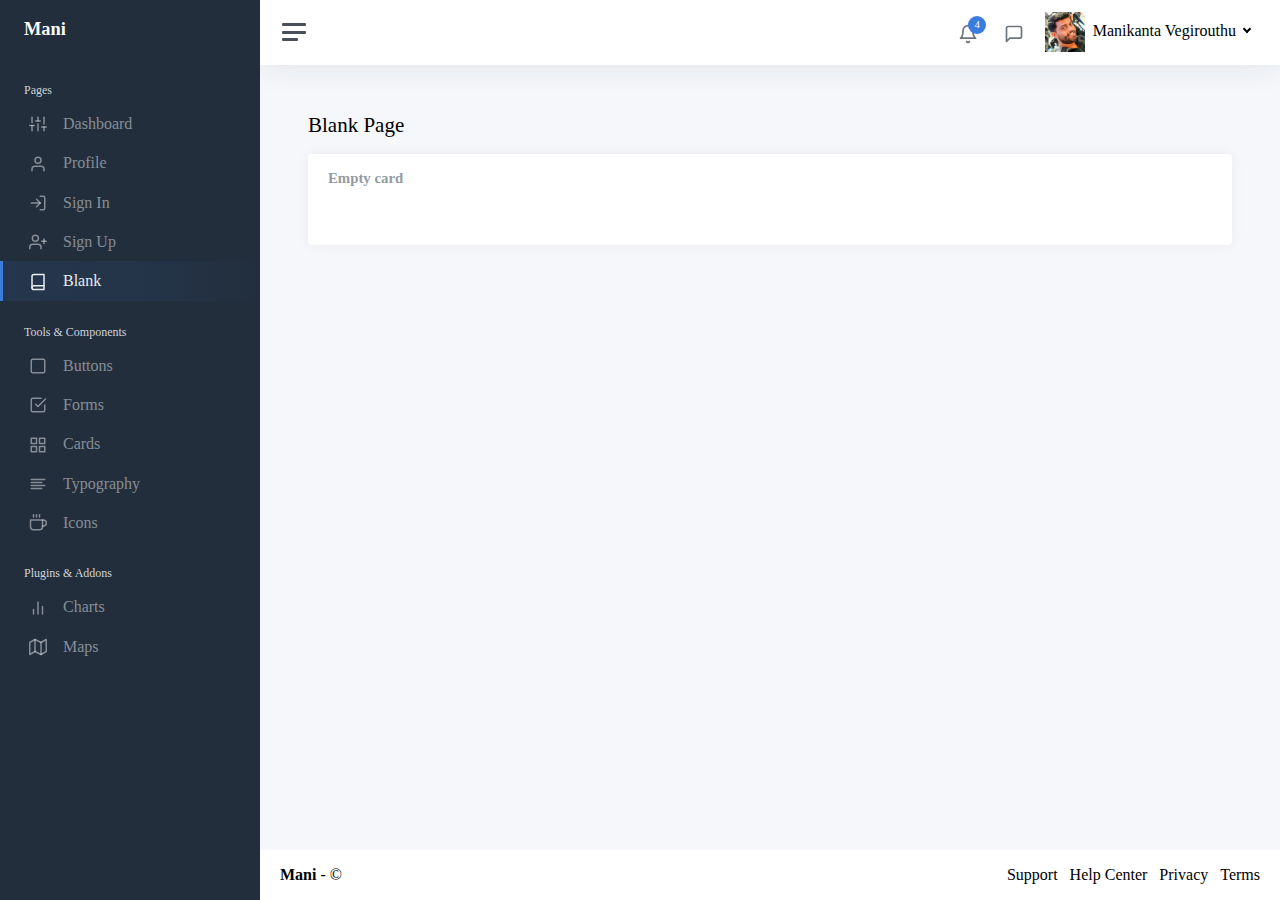
<file: pages-blank.html>
<!DOCTYPE html>
<html lang="en">

<head>
	<meta charset="utf-8">
	<meta http-equiv="X-UA-Compatible" content="IE=edge">
	<meta name="viewport" content="width=device-width, initial-scale=1, shrink-to-fit=no">
	<meta name="description" content="Responsive Admin &amp; Dashboard Template based on Bootstrap 5">
	
	<link rel="preconnect" href="https://fonts.gstatic.com">
	<link rel="shortcut icon" href="img/icons/icon-48x48.png" />

	
	<title>Blank Page | Mani Demo</title>

	<link href="css/app.css" rel="stylesheet">
	<link href="https://fonts.googleapis.com/css2?family=Inter:wght@300;400;600&display=swap" rel="stylesheet">
</head>

<body>
	<div class="wrapper">
		<nav id="sidebar" class="sidebar js-sidebar">
			<div class="sidebar-content js-simplebar">
				<a class="sidebar-brand" href="index.html">
          <span class="align-middle">Mani</span>
        </a>

				<ul class="sidebar-nav">
					<li class="sidebar-header">
						Pages
					</li>

					<li class="sidebar-item">
						<a class="sidebar-link" href="index.html">
              <i class="align-middle" data-feather="sliders"></i> <span class="align-middle">Dashboard</span>
            </a>
					</li>

					<li class="sidebar-item">
						<a class="sidebar-link" href="pages-profile.html">
              <i class="align-middle" data-feather="user"></i> <span class="align-middle">Profile</span>
            </a>
					</li>

					<li class="sidebar-item">
						<a class="sidebar-link" href="pages-sign-in.html">
              <i class="align-middle" data-feather="log-in"></i> <span class="align-middle">Sign In</span>
            </a>
					</li>

					<li class="sidebar-item">
						<a class="sidebar-link" href="pages-sign-up.html">
              <i class="align-middle" data-feather="user-plus"></i> <span class="align-middle">Sign Up</span>
            </a>
					</li>

					<li class="sidebar-item active">
						<a class="sidebar-link" href="pages-blank.html">
              <i class="align-middle" data-feather="book"></i> <span class="align-middle">Blank</span>
            </a>
					</li>

					<li class="sidebar-header">
						Tools & Components
					</li>

					<li class="sidebar-item">
						<a class="sidebar-link" href="ui-buttons.html">
              <i class="align-middle" data-feather="square"></i> <span class="align-middle">Buttons</span>
            </a>
					</li>

					<li class="sidebar-item">
						<a class="sidebar-link" href="ui-forms.html">
              <i class="align-middle" data-feather="check-square"></i> <span class="align-middle">Forms</span>
            </a>
					</li>

					<li class="sidebar-item">
						<a class="sidebar-link" href="ui-cards.html">
              <i class="align-middle" data-feather="grid"></i> <span class="align-middle">Cards</span>
            </a>
					</li>

					<li class="sidebar-item">
						<a class="sidebar-link" href="ui-typography.html">
              <i class="align-middle" data-feather="align-left"></i> <span class="align-middle">Typography</span>
            </a>
					</li>

					<li class="sidebar-item">
						<a class="sidebar-link" href="icons-feather.html">
              <i class="align-middle" data-feather="coffee"></i> <span class="align-middle">Icons</span>
            </a>
					</li>

					<li class="sidebar-header">
						Plugins & Addons
					</li>

					<li class="sidebar-item">
						<a class="sidebar-link" href="charts-chartjs.html">
              <i class="align-middle" data-feather="bar-chart-2"></i> <span class="align-middle">Charts</span>
            </a>
					</li>

					<li class="sidebar-item">
						<a class="sidebar-link" href="maps-google.html">
              <i class="align-middle" data-feather="map"></i> <span class="align-middle">Maps</span>
            </a>
					</li>
				</ul>

				<div class="sidebar-cta">
				
				</div>
			</div>
		</nav>

		<div class="main">
			<nav class="navbar navbar-expand navbar-light navbar-bg">
				<a class="sidebar-toggle js-sidebar-toggle">
          <i class="hamburger align-self-center"></i>
        </a>

				<div class="navbar-collapse collapse">
					<ul class="navbar-nav navbar-align">
						<li class="nav-item dropdown">
							<a class="nav-icon dropdown-toggle" href="#" id="alertsDropdown" data-bs-toggle="dropdown">
								<div class="position-relative">
									<i class="align-middle" data-feather="bell"></i>
									<span class="indicator">4</span>
								</div>
							</a>
							<div class="dropdown-menu dropdown-menu-lg dropdown-menu-end py-0" aria-labelledby="alertsDropdown">
								<div class="dropdown-menu-header">
									4 New Notifications
								</div>
								<div class="list-group">
									<a href="#" class="list-group-item">
										<div class="row g-0 align-items-center">
											<div class="col-2">
												<i class="text-danger" data-feather="alert-circle"></i>
											</div>
											<div class="col-10">
												<div class="text-dark">Update completed</div>
												<div class="text-muted small mt-1">Restart server 12 to complete the update.</div>
												<div class="text-muted small mt-1">30m ago</div>
											</div>
										</div>
									</a>
									<a href="#" class="list-group-item">
										<div class="row g-0 align-items-center">
											<div class="col-2">
												<i class="text-warning" data-feather="bell"></i>
											</div>
											<div class="col-10">
												<div class="text-dark">Lorem ipsum</div>
												<div class="text-muted small mt-1">Aliquam ex eros, imperdiet vulputate hendrerit et.</div>
												<div class="text-muted small mt-1">2h ago</div>
											</div>
										</div>
									</a>
									<a href="#" class="list-group-item">
										<div class="row g-0 align-items-center">
											<div class="col-2">
												<i class="text-primary" data-feather="home"></i>
											</div>
											<div class="col-10">
												<div class="text-dark">Login from 192.186.1.8</div>
												<div class="text-muted small mt-1">5h ago</div>
											</div>
										</div>
									</a>
									<a href="#" class="list-group-item">
										<div class="row g-0 align-items-center">
											<div class="col-2">
												<i class="text-success" data-feather="user-plus"></i>
											</div>
											<div class="col-10">
												<div class="text-dark">New connection</div>
												<div class="text-muted small mt-1">Christina accepted your request.</div>
												<div class="text-muted small mt-1">14h ago</div>
											</div>
										</div>
									</a>
								</div>
								<div class="dropdown-menu-footer">
									<a href="#" class="text-muted">Show all notifications</a>
								</div>
							</div>
						</li>
						<li class="nav-item dropdown">
							<a class="nav-icon dropdown-toggle" href="#" id="messagesDropdown" data-bs-toggle="dropdown">
								<div class="position-relative">
									<i class="align-middle" data-feather="message-square"></i>
								</div>
							</a>
							<div class="dropdown-menu dropdown-menu-lg dropdown-menu-end py-0" aria-labelledby="messagesDropdown">
								<div class="dropdown-menu-header">
									<div class="position-relative">
										4 New Messages
									</div>
								</div>
								<div class="list-group">
									<a href="#" class="list-group-item">
										<div class="row g-0 align-items-center">
											<div class="col-2">
												<img src="img/avatars/avatar-5.jpg" class="avatar img-fluid rounded-circle" alt="Vanessa Tucker">
											</div>
											<div class="col-10 ps-2">
												<div class="text-dark">Vanessa Tucker</div>
												<div class="text-muted small mt-1">Nam pretium turpis et arcu. Duis arcu tortor.</div>
												<div class="text-muted small mt-1">15m ago</div>
											</div>
										</div>
									</a>
									<a href="#" class="list-group-item">
										<div class="row g-0 align-items-center">
											<div class="col-2">
												<img src="img/avatars/avatar-2.jpg" class="avatar img-fluid rounded-circle" alt="William Harris">
											</div>
											<div class="col-10 ps-2">
												<div class="text-dark">William Harris</div>
												<div class="text-muted small mt-1">Curabitur ligula sapien euismod vitae.</div>
												<div class="text-muted small mt-1">2h ago</div>
											</div>
										</div>
									</a>
									<a href="#" class="list-group-item">
										<div class="row g-0 align-items-center">
											<div class="col-2">
												<img src="img/avatars/avatar-4.jpg" class="avatar img-fluid rounded-circle" alt="Christina Mason">
											</div>
											<div class="col-10 ps-2">
												<div class="text-dark">Christina Mason</div>
												<div class="text-muted small mt-1">Pellentesque auctor neque nec urna.</div>
												<div class="text-muted small mt-1">4h ago</div>
											</div>
										</div>
									</a>
									<a href="#" class="list-group-item">
										<div class="row g-0 align-items-center">
											<div class="col-2">
												<img src="img/avatars/avatar-3.jpg" class="avatar img-fluid rounded-circle" alt="Sharon Lessman">
											</div>
											<div class="col-10 ps-2">
												<div class="text-dark">Sharon Lessman</div>
												<div class="text-muted small mt-1">Aenean tellus metus, bibendum sed, posuere ac, mattis non.</div>
												<div class="text-muted small mt-1">5h ago</div>
											</div>
										</div>
									</a>
								</div>
								<div class="dropdown-menu-footer">
									<a href="#" class="text-muted">Show all messages</a>
								</div>
							</div>
						</li>
						<li class="nav-item dropdown">
							<a class="nav-icon dropdown-toggle d-inline-block d-sm-none" href="#" data-bs-toggle="dropdown">
                <i class="align-middle" data-feather="settings"></i>
              </a>

							<a class="nav-link dropdown-toggle d-none d-sm-inline-block" href="#" data-bs-toggle="dropdown">
                <img src="img/avatars/avatar-4.jpg" class="avatar img-fluid rounded me-1" alt="Manikanta Vegirouthu" /> <span class="text-dark">Manikanta Vegirouthu</span>
              </a>
							<div class="dropdown-menu dropdown-menu-end">
								<a class="dropdown-item" href="pages-profile.html"><i class="align-middle me-1" data-feather="user"></i> Profile</a>
								<a class="dropdown-item" href="#"><i class="align-middle me-1" data-feather="pie-chart"></i> Analytics</a>
								<div class="dropdown-divider"></div>
								<a class="dropdown-item" href="index.html"><i class="align-middle me-1" data-feather="settings"></i> Settings & Privacy</a>
								<a class="dropdown-item" href="#"><i class="align-middle me-1" data-feather="help-circle"></i> Help Center</a>
								<div class="dropdown-divider"></div>
								<a class="dropdown-item" href="#">Log out</a>
							</div>
						</li>
					</ul>
				</div>
			</nav>

			<main class="content">
				<div class="container-fluid p-0">

					<h1 class="h3 mb-3">Blank Page</h1>

					<div class="row">
						<div class="col-12">
							<div class="card">
								<div class="card-header">
									<h5 class="card-title mb-0">Empty card</h5>
								</div>
								<div class="card-body">
								</div>
							</div>
						</div>
					</div>

				</div>
			</main>

			<footer class="footer">
				<div class="container-fluid">
					<div class="row text-muted">
						<div class="col-6 text-start">
							<p class="mb-0">
								<a class="text-muted" href="#" target="_blank"><strong>Mani</strong></a> - <a class="text-muted" href="#" target="_blank"><strong></strong></a>								&copy;
							</p>
						</div>
						<div class="col-6 text-end">
							<ul class="list-inline">
								<li class="list-inline-item">
									<a class="text-muted" href="#" target="_blank">Support</a>
								</li>
								<li class="list-inline-item">
									<a class="text-muted" href="#" target="_blank">Help Center</a>
								</li>
								<li class="list-inline-item">
									<a class="text-muted" href="#" target="_blank">Privacy</a>
								</li>
								<li class="list-inline-item">
									<a class="text-muted" href="#" target="_blank">Terms</a>
								</li>
							</ul>
						</div>
					</div>
				</div>
			</footer>
		</div>
	</div>

	<script src="js/app.js"></script>

</body>

</html>
</file>
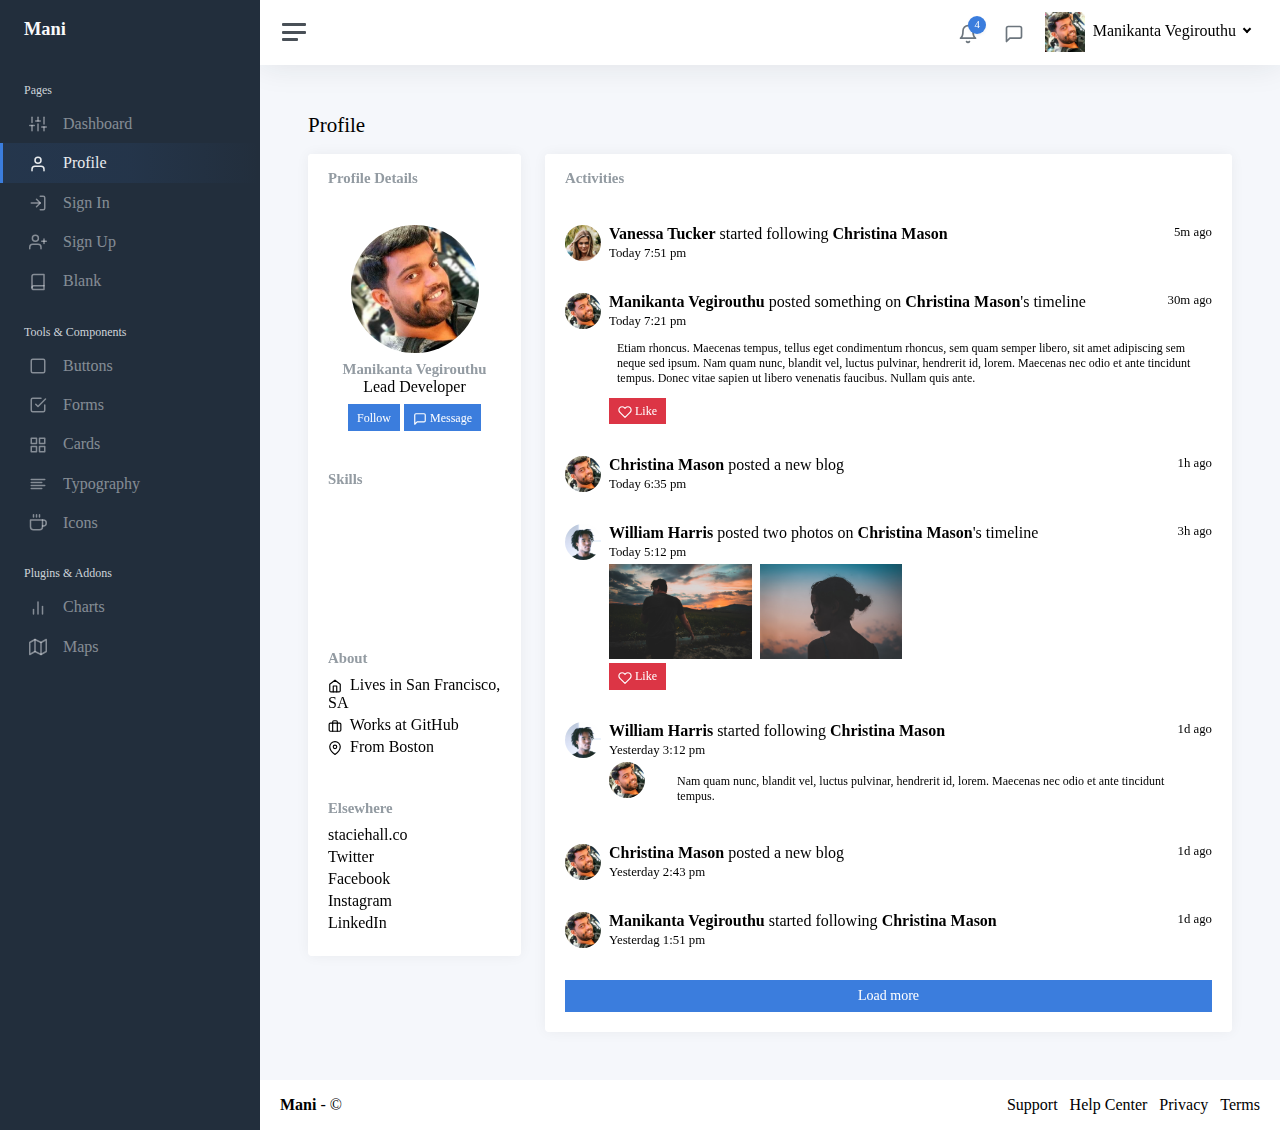
<file: pages-profile.html>
<!DOCTYPE html>
<html lang="en">

<head>
	<meta charset="utf-8">
	<meta http-equiv="X-UA-Compatible" content="IE=edge">
	<meta name="viewport" content="width=device-width, initial-scale=1, shrink-to-fit=no">
	<meta name="description" content="Responsive Admin &amp; Dashboard Template based on Bootstrap 5">
	
	<link rel="preconnect" href="https://fonts.gstatic.com">
	<link rel="shortcut icon" href="img/icons/icon-48x48.png" />

	<title>Profile </title>

	<link href="css/app.css" rel="stylesheet">
	<link href="https://fonts.googleapis.com/css2?family=Inter:wght@300;400;600&display=swap" rel="stylesheet">
</head>

<body>
	<div class="wrapper">
		<nav id="sidebar" class="sidebar js-sidebar">
			<div class="sidebar-content js-simplebar">
				<a class="sidebar-brand" href="index.html">
          <span class="align-middle">Mani</span>
        </a>

				<ul class="sidebar-nav">
					<li class="sidebar-header">
						Pages
					</li>

					<li class="sidebar-item">
						<a class="sidebar-link" href="index.html">
              <i class="align-middle" data-feather="sliders"></i> <span class="align-middle">Dashboard</span>
            </a>
					</li>

					<li class="sidebar-item active">
						<a class="sidebar-link" href="pages-profile.html">
              <i class="align-middle" data-feather="user"></i> <span class="align-middle">Profile</span>
            </a>
					</li>

					<li class="sidebar-item">
						<a class="sidebar-link" href="pages-sign-in.html">
              <i class="align-middle" data-feather="log-in"></i> <span class="align-middle">Sign In</span>
            </a>
					</li>

					<li class="sidebar-item">
						<a class="sidebar-link" href="pages-sign-up.html">
              <i class="align-middle" data-feather="user-plus"></i> <span class="align-middle">Sign Up</span>
            </a>
					</li>

					<li class="sidebar-item">
						<a class="sidebar-link" href="pages-blank.html">
              <i class="align-middle" data-feather="book"></i> <span class="align-middle">Blank</span>
            </a>
					</li>

					<li class="sidebar-header">
						Tools & Components
					</li>

					<li class="sidebar-item">
						<a class="sidebar-link" href="ui-buttons.html">
              <i class="align-middle" data-feather="square"></i> <span class="align-middle">Buttons</span>
            </a>
					</li>

					<li class="sidebar-item">
						<a class="sidebar-link" href="ui-forms.html">
              <i class="align-middle" data-feather="check-square"></i> <span class="align-middle">Forms</span>
            </a>
					</li>

					<li class="sidebar-item">
						<a class="sidebar-link" href="ui-cards.html">
              <i class="align-middle" data-feather="grid"></i> <span class="align-middle">Cards</span>
            </a>
					</li>

					<li class="sidebar-item">
						<a class="sidebar-link" href="ui-typography.html">
              <i class="align-middle" data-feather="align-left"></i> <span class="align-middle">Typography</span>
            </a>
					</li>

					<li class="sidebar-item">
						<a class="sidebar-link" href="icons-feather.html">
              <i class="align-middle" data-feather="coffee"></i> <span class="align-middle">Icons</span>
            </a>
					</li>

					<li class="sidebar-header">
						Plugins & Addons
					</li>

					<li class="sidebar-item">
						<a class="sidebar-link" href="charts-chartjs.html">
              <i class="align-middle" data-feather="bar-chart-2"></i> <span class="align-middle">Charts</span>
            </a>
					</li>

					<li class="sidebar-item">
						<a class="sidebar-link" href="maps-google.html">
              <i class="align-middle" data-feather="map"></i> <span class="align-middle">Maps</span>
            </a>
					</li>
				</ul>

				<div class="sidebar-cta">
					
				</div>
			</div>
		</nav>

		<div class="main">
			<nav class="navbar navbar-expand navbar-light navbar-bg">
				<a class="sidebar-toggle js-sidebar-toggle">
          <i class="hamburger align-self-center"></i>
        </a>

				<div class="navbar-collapse collapse">
					<ul class="navbar-nav navbar-align">
						<li class="nav-item dropdown">
							<a class="nav-icon dropdown-toggle" href="#" id="alertsDropdown" data-bs-toggle="dropdown">
								<div class="position-relative">
									<i class="align-middle" data-feather="bell"></i>
									<span class="indicator">4</span>
								</div>
							</a>
							<div class="dropdown-menu dropdown-menu-lg dropdown-menu-end py-0" aria-labelledby="alertsDropdown">
								<div class="dropdown-menu-header">
									4 New Notifications
								</div>
								<div class="list-group">
									<a href="#" class="list-group-item">
										<div class="row g-0 align-items-center">
											<div class="col-2">
												<i class="text-danger" data-feather="alert-circle"></i>
											</div>
											<div class="col-10">
												<div class="text-dark">Update completed</div>
												<div class="text-muted small mt-1">Restart server 12 to complete the update.</div>
												<div class="text-muted small mt-1">30m ago</div>
											</div>
										</div>
									</a>
									<a href="#" class="list-group-item">
										<div class="row g-0 align-items-center">
											<div class="col-2">
												<i class="text-warning" data-feather="bell"></i>
											</div>
											<div class="col-10">
												<div class="text-dark">Lorem ipsum</div>
												<div class="text-muted small mt-1">Aliquam ex eros, imperdiet vulputate hendrerit et.</div>
												<div class="text-muted small mt-1">2h ago</div>
											</div>
										</div>
									</a>
									<a href="#" class="list-group-item">
										<div class="row g-0 align-items-center">
											<div class="col-2">
												<i class="text-primary" data-feather="home"></i>
											</div>
											<div class="col-10">
												<div class="text-dark">Login from 192.186.1.8</div>
												<div class="text-muted small mt-1">5h ago</div>
											</div>
										</div>
									</a>
									<a href="#" class="list-group-item">
										<div class="row g-0 align-items-center">
											<div class="col-2">
												<i class="text-success" data-feather="user-plus"></i>
											</div>
											<div class="col-10">
												<div class="text-dark">New connection</div>
												<div class="text-muted small mt-1">Christina accepted your request.</div>
												<div class="text-muted small mt-1">14h ago</div>
											</div>
										</div>
									</a>
								</div>
								<div class="dropdown-menu-footer">
									<a href="#" class="text-muted">Show all notifications</a>
								</div>
							</div>
						</li>
						<li class="nav-item dropdown">
							<a class="nav-icon dropdown-toggle" href="#" id="messagesDropdown" data-bs-toggle="dropdown">
								<div class="position-relative">
									<i class="align-middle" data-feather="message-square"></i>
								</div>
							</a>
							<div class="dropdown-menu dropdown-menu-lg dropdown-menu-end py-0" aria-labelledby="messagesDropdown">
								<div class="dropdown-menu-header">
									<div class="position-relative">
										4 New Messages
									</div>
								</div>
								<div class="list-group">
									<a href="#" class="list-group-item">
										<div class="row g-0 align-items-center">
											<div class="col-2">
												<img src="img/avatars/avatar-5.jpg" class="avatar img-fluid rounded-circle" alt="Vanessa Tucker">
											</div>
											<div class="col-10 ps-2">
												<div class="text-dark">Vanessa Tucker</div>
												<div class="text-muted small mt-1">Nam pretium turpis et arcu. Duis arcu tortor.</div>
												<div class="text-muted small mt-1">15m ago</div>
											</div>
										</div>
									</a>
									<a href="#" class="list-group-item">
										<div class="row g-0 align-items-center">
											<div class="col-2">
												<img src="img/avatars/avatar-2.jpg" class="avatar img-fluid rounded-circle" alt="William Harris">
											</div>
											<div class="col-10 ps-2">
												<div class="text-dark">William Harris</div>
												<div class="text-muted small mt-1">Curabitur ligula sapien euismod vitae.</div>
												<div class="text-muted small mt-1">2h ago</div>
											</div>
										</div>
									</a>
									<a href="#" class="list-group-item">
										<div class="row g-0 align-items-center">
											<div class="col-2">
												<img src="img/avatars/avatar-4.jpg" class="avatar img-fluid rounded-circle" alt="Christina Mason">
											</div>
											<div class="col-10 ps-2">
												<div class="text-dark">Christina Mason</div>
												<div class="text-muted small mt-1">Pellentesque auctor neque nec urna.</div>
												<div class="text-muted small mt-1">4h ago</div>
											</div>
										</div>
									</a>
									<a href="#" class="list-group-item">
										<div class="row g-0 align-items-center">
											<div class="col-2">
												<img src="img/avatars/avatar-3.jpg" class="avatar img-fluid rounded-circle" alt="Sharon Lessman">
											</div>
											<div class="col-10 ps-2">
												<div class="text-dark">Sharon Lessman</div>
												<div class="text-muted small mt-1">Aenean tellus metus, bibendum sed, posuere ac, mattis non.</div>
												<div class="text-muted small mt-1">5h ago</div>
											</div>
										</div>
									</a>
								</div>
								<div class="dropdown-menu-footer">
									<a href="#" class="text-muted">Show all messages</a>
								</div>
							</div>
						</li>
						<li class="nav-item dropdown">
							<a class="nav-icon dropdown-toggle d-inline-block d-sm-none" href="#" data-bs-toggle="dropdown">
                <i class="align-middle" data-feather="settings"></i>
              </a>

							<a class="nav-link dropdown-toggle d-none d-sm-inline-block" href="#" data-bs-toggle="dropdown">
                <img src="img/avatars/avatar-4.jpg" class="avatar img-fluid rounded me-1" alt="Manikanta Vegirouthu" /> <span class="text-dark">Manikanta Vegirouthu</span>
              </a>
							<div class="dropdown-menu dropdown-menu-end">
								<a class="dropdown-item" href="pages-profile.html"><i class="align-middle me-1" data-feather="user"></i> Profile</a>
								<a class="dropdown-item" href="#"><i class="align-middle me-1" data-feather="pie-chart"></i> Analytics</a>
								<div class="dropdown-divider"></div>
								<a class="dropdown-item" href="index.html"><i class="align-middle me-1" data-feather="settings"></i> Settings & Privacy</a>
								<a class="dropdown-item" href="#"><i class="align-middle me-1" data-feather="help-circle"></i> Help Center</a>
								<div class="dropdown-divider"></div>
								<a class="dropdown-item" href="#">Log out</a>
							</div>
						</li>
					</ul>
				</div>
			</nav>

			<main class="content">
				<div class="container-fluid p-0">

					<div class="mb-3">
						<h1 class="h3 d-inline align-middle">Profile</h1>
		
					</div>
					<div class="row">
						<div class="col-md-4 col-xl-3">
							<div class="card mb-3">
								<div class="card-header">
									<h5 class="card-title mb-0">Profile Details</h5>
								</div>
								<div class="card-body text-center">
									<img src="img/avatars/avatar-4.jpg" alt="Christina Mason" class="img-fluid rounded-circle mb-2" width="128" height="128" />
									<h5 class="card-title mb-0">Manikanta Vegirouthu</h5>
									<div class="text-muted mb-2">Lead Developer</div>

									<div>
										<a class="btn btn-primary btn-sm" href="#">Follow</a>
										<a class="btn btn-primary btn-sm" href="#"><span data-feather="message-square"></span> Message</a>
									</div>
								</div>
								<hr class="my-0" />
								<div class="card-body">
									<h5 class="h6 card-title">Skills</h5>
									<a href="#" class="badge bg-primary me-1 my-1">HTML</a>
									<a href="#" class="badge bg-primary me-1 my-1">JavaScript</a>
									<a href="#" class="badge bg-primary me-1 my-1">Sass</a>
									<a href="#" class="badge bg-primary me-1 my-1">Angular</a>
									<a href="#" class="badge bg-primary me-1 my-1">Vue</a>
									<a href="#" class="badge bg-primary me-1 my-1">React</a>
									<a href="#" class="badge bg-primary me-1 my-1">Redux</a>
									<a href="#" class="badge bg-primary me-1 my-1">UI</a>
									<a href="#" class="badge bg-primary me-1 my-1">UX</a>
								</div>
								<hr class="my-0" />
								<div class="card-body">
									<h5 class="h6 card-title">About</h5>
									<ul class="list-unstyled mb-0">
										<li class="mb-1"><span data-feather="home" class="feather-sm me-1"></span> Lives in <a href="#">San Francisco, SA</a></li>

										<li class="mb-1"><span data-feather="briefcase" class="feather-sm me-1"></span> Works at <a href="#">GitHub</a></li>
										<li class="mb-1"><span data-feather="map-pin" class="feather-sm me-1"></span> From <a href="#">Boston</a></li>
									</ul>
								</div>
								<hr class="my-0" />
								<div class="card-body">
									<h5 class="h6 card-title">Elsewhere</h5>
									<ul class="list-unstyled mb-0">
										<li class="mb-1"><a href="#">staciehall.co</a></li>
										<li class="mb-1"><a href="#">Twitter</a></li>
										<li class="mb-1"><a href="#">Facebook</a></li>
										<li class="mb-1"><a href="#">Instagram</a></li>
										<li class="mb-1"><a href="#">LinkedIn</a></li>
									</ul>
								</div>
							</div>
						</div>

						<div class="col-md-8 col-xl-9">
							<div class="card">
								<div class="card-header">

									<h5 class="card-title mb-0">Activities</h5>
								</div>
								<div class="card-body h-100">

									<div class="d-flex align-items-start">
										<img src="img/avatars/avatar-5.jpg" width="36" height="36" class="rounded-circle me-2" alt="Vanessa Tucker">
										<div class="flex-grow-1">
											<small class="float-end text-navy">5m ago</small>
											<strong>Vanessa Tucker</strong> started following <strong>Christina Mason</strong><br />
											<small class="text-muted">Today 7:51 pm</small><br />

										</div>
									</div>

									<hr />
									<div class="d-flex align-items-start">
										<img src="img/avatars/avatar-4.jpg" width="36" height="36" class="rounded-circle me-2" alt="Manikanta Vegirouthu">
										<div class="flex-grow-1">
											<small class="float-end text-navy">30m ago</small>
											<strong>Manikanta Vegirouthu</strong> posted something on <strong>Christina Mason</strong>'s timeline<br />
											<small class="text-muted">Today 7:21 pm</small>

											<div class="border text-sm text-muted p-2 mt-1">
												Etiam rhoncus. Maecenas tempus, tellus eget condimentum rhoncus, sem quam semper libero, sit amet adipiscing sem neque sed ipsum. Nam quam nunc, blandit vel, luctus
												pulvinar, hendrerit id, lorem. Maecenas nec odio et ante tincidunt tempus. Donec vitae sapien ut libero venenatis faucibus. Nullam quis ante.
											</div>

											<a href="#" class="btn btn-sm btn-danger mt-1"><i class="feather-sm" data-feather="heart"></i> Like</a>
										</div>
									</div>

									<hr />
									<div class="d-flex align-items-start">
										<img src="img/avatars/avatar-4.jpg" width="36" height="36" class="rounded-circle me-2" alt="Christina Mason">
										<div class="flex-grow-1">
											<small class="float-end text-navy">1h ago</small>
											<strong>Christina Mason</strong> posted a new blog<br />

											<small class="text-muted">Today 6:35 pm</small>
										</div>
									</div>

									<hr />
									<div class="d-flex align-items-start">
										<img src="img/avatars/avatar-2.jpg" width="36" height="36" class="rounded-circle me-2" alt="William Harris">
										<div class="flex-grow-1">
											<small class="float-end text-navy">3h ago</small>
											<strong>William Harris</strong> posted two photos on <strong>Christina Mason</strong>'s timeline<br />
											<small class="text-muted">Today 5:12 pm</small>

											<div class="row g-0 mt-1">
												<div class="col-6 col-md-4 col-lg-4 col-xl-3">
													<img src="img/photos/unsplash-1.jpg" class="img-fluid pe-2" alt="Unsplash">
												</div>
												<div class="col-6 col-md-4 col-lg-4 col-xl-3">
													<img src="img/photos/unsplash-2.jpg" class="img-fluid pe-2" alt="Unsplash">
												</div>
											</div>

											<a href="#" class="btn btn-sm btn-danger mt-1"><i class="feather-sm" data-feather="heart"></i> Like</a>
										</div>
									</div>

									<hr />
									<div class="d-flex align-items-start">
										<img src="img/avatars/avatar-2.jpg" width="36" height="36" class="rounded-circle me-2" alt="William Harris">
										<div class="flex-grow-1">
											<small class="float-end text-navy">1d ago</small>
											<strong>William Harris</strong> started following <strong>Christina Mason</strong><br />
											<small class="text-muted">Yesterday 3:12 pm</small>

											<div class="d-flex align-items-start mt-1">
												<a class="pe-3" href="#">
                <img src="img/avatars/avatar-4.jpg" width="36" height="36" class="rounded-circle me-2" alt="Christina Mason">
              </a>
												<div class="flex-grow-1">
													<div class="border text-sm text-muted p-2 mt-1">
														Nam quam nunc, blandit vel, luctus pulvinar, hendrerit id, lorem. Maecenas nec odio et ante tincidunt tempus.
													</div>
												</div>
											</div>
										</div>
									</div>

									<hr />
									<div class="d-flex align-items-start">
										<img src="img/avatars/avatar-4.jpg" width="36" height="36" class="rounded-circle me-2" alt="Christina Mason">
										<div class="flex-grow-1">
											<small class="float-end text-navy">1d ago</small>
											<strong>Christina Mason</strong> posted a new blog<br />
											<small class="text-muted">Yesterday 2:43 pm</small>
										</div>
									</div>

									<hr />
									<div class="d-flex align-items-start">
										<img src="img/avatars/avatar-4.jpg" width="36" height="36" class="rounded-circle me-2" alt="Manikanta Vegirouthu">
										<div class="flex-grow-1">
											<small class="float-end text-navy">1d ago</small>
											<strong>Manikanta Vegirouthu</strong> started following <strong>Christina Mason</strong><br />
											<small class="text-muted">Yesterdag 1:51 pm</small>
										</div>
									</div>

									<hr />
									<div class="d-grid">
										<a href="#" class="btn btn-primary">Load more</a>
									</div>
								</div>
							</div>
						</div>
					</div>

				</div>
			</main>

			<footer class="footer">
				<div class="container-fluid">
					<div class="row text-muted">
						<div class="col-6 text-start">
							<p class="mb-0">
								<a class="text-muted" href="#" target="_blank"><strong>Mani</strong></a> - <a class="text-muted" href="#" target="_blank"><strong></strong></a>								&copy;
							</p>
						</div>
						<div class="col-6 text-end">
							<ul class="list-inline">
								<li class="list-inline-item">
									<a class="text-muted" href="#" target="_blank">Support</a>
								</li>
								<li class="list-inline-item">
									<a class="text-muted" href="#" target="_blank">Help Center</a>
								</li>
								<li class="list-inline-item">
									<a class="text-muted" href="#" target="_blank">Privacy</a>
								</li>
								<li class="list-inline-item">
									<a class="text-muted" href="#" target="_blank">Terms</a>
								</li>
							</ul>
						</div>
					</div>
				</div>
			</footer>
		</div>
	</div>

	<script src="js/app.js"></script>

</body>

</html>
</file>
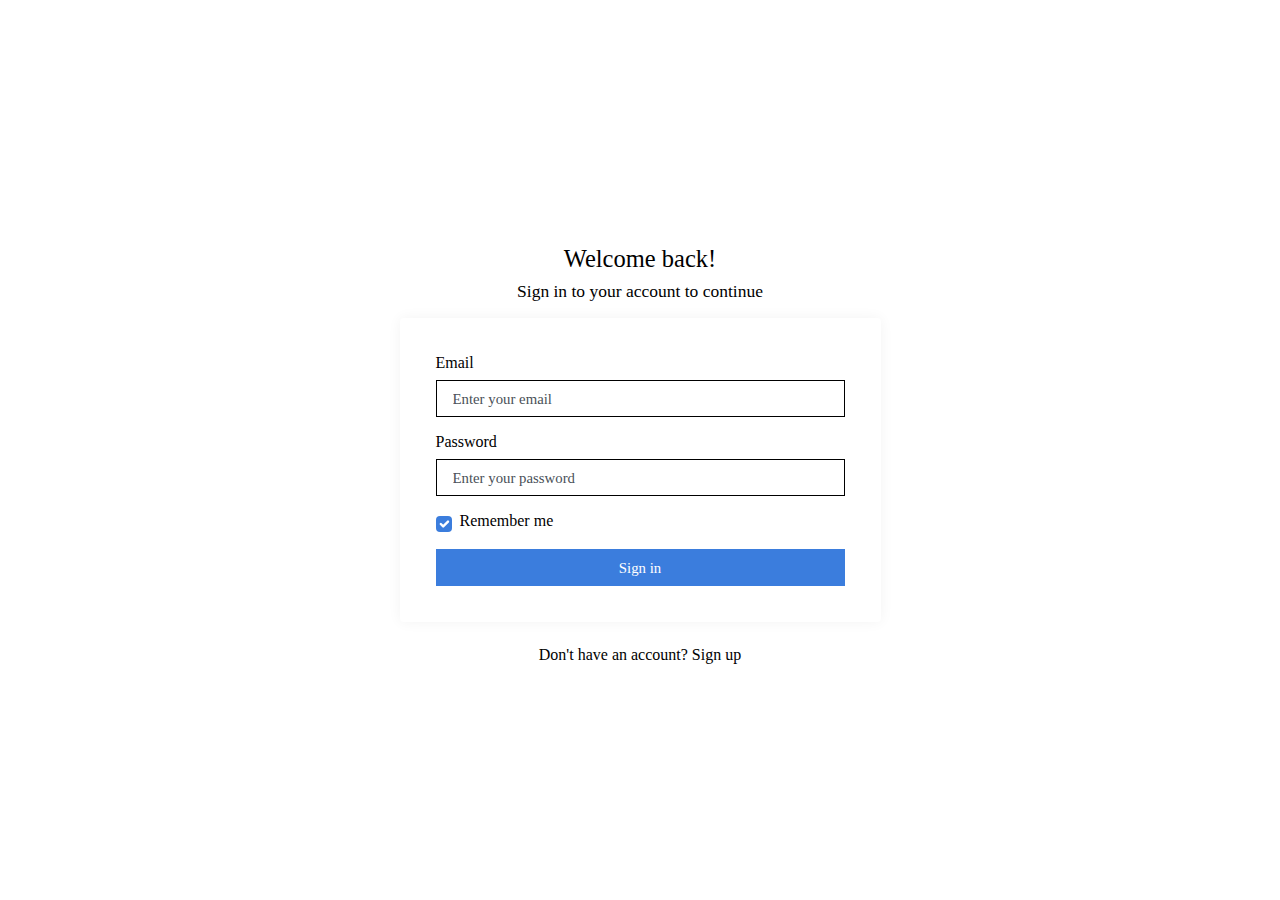
<file: pages-sign-in.html>
<!DOCTYPE html>
<html lang="en">

<head>
	<meta charset="utf-8">
	<meta http-equiv="X-UA-Compatible" content="IE=edge">
	<meta name="viewport" content="width=device-width, initial-scale=1, shrink-to-fit=no">
	<meta name="description" content="Responsive Admin &amp; Dashboard Template based on Bootstrap 5">
	
	<link rel="preconnect" href="https://fonts.gstatic.com">
	<link rel="shortcut icon" href="img/icons/icon-48x48.png" />

	

	<title>Sign In | Mani Demo</title>

	<link href="css/app.css" rel="stylesheet">
	<link href="https://fonts.googleapis.com/css2?family=Inter:wght@300;400;600&display=swap" rel="stylesheet">
</head>

<body>
	<main class="d-flex w-100">
		<div class="container d-flex flex-column">
			<div class="row vh-100">
				<div class="col-sm-10 col-md-8 col-lg-6 col-xl-5 mx-auto d-table h-100">
					<div class="d-table-cell align-middle">

						<div class="text-center mt-4">
							<h1 class="h2">Welcome back!</h1>
							<p class="lead">
								Sign in to your account to continue
							</p>
						</div>

						<div class="card">
							<div class="card-body">
								<div class="m-sm-3">
									<form>
										<div class="mb-3 form-group">
											<label class="form-label">Email</label>
											<input class="form-control form-control-lg" type="email" name="email" placeholder="Enter your email" />
										</div>
										<div class="mb-3">
											<label class="form-label">Password</label>
											<input class="form-control form-control-lg" type="password" name="password" placeholder="Enter your password" />
										</div>
										<div>
											<div class="form-check align-items-center">
												<input id="customControlInline" type="checkbox" class="form-check-input" value="remember-me" name="remember-me" checked>
												<label class="form-check-label text-small" for="customControlInline">Remember me</label>
											</div>
										</div>
										<div class="d-grid gap-2 mt-3">
											<a href="index.html" class="btn btn-lg btn-primary">Sign in</a>
										</div>
									</form>
								</div>
							</div>
						</div>
						<div class="text-center mb-3">
							Don't have an account? <a href="pages-sign-up.html">Sign up</a>
						</div>
					</div>
				</div>
			</div>
		</div>
	</main>

	<script src="js/app.js"></script>

</body>

</html>
</file>
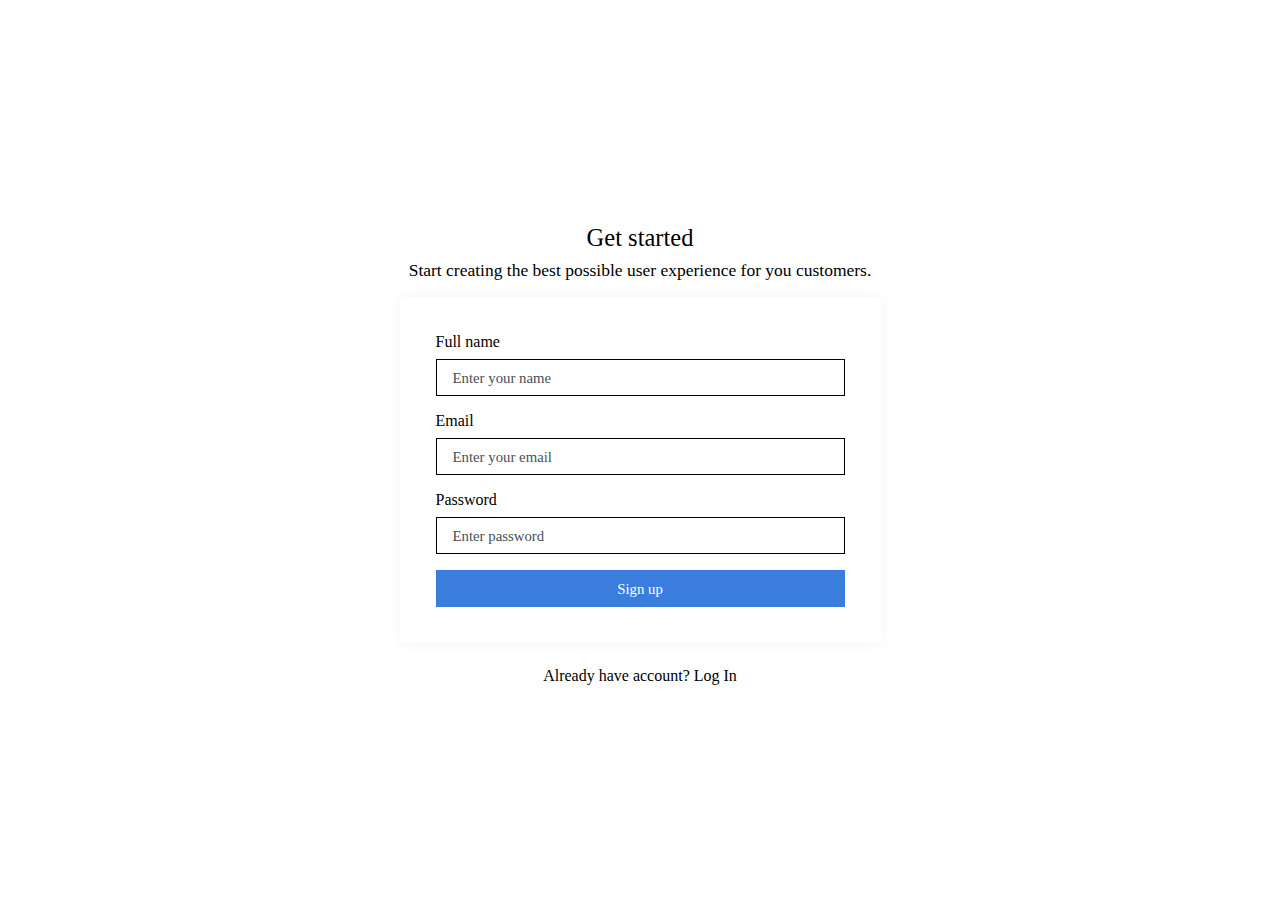
<file: pages-sign-up.html>
<!DOCTYPE html>
<html lang="en">

<head>
	<meta charset="utf-8">
	<meta http-equiv="X-UA-Compatible" content="IE=edge">
	<meta name="viewport" content="width=device-width, initial-scale=1, shrink-to-fit=no">
	<meta name="description" content="Responsive Admin &amp; Dashboard Template based on Bootstrap 5">
	
	<link rel="preconnect" href="https://fonts.gstatic.com">
	<link rel="shortcut icon" href="img/icons/icon-48x48.png" />

	

	<title>Sign Up | Mani Demo</title>

	<link href="css/app.css" rel="stylesheet">
	<link href="https://fonts.googleapis.com/css2?family=Inter:wght@300;400;600&display=swap" rel="stylesheet">
</head>

<body>
	<main class="d-flex w-100">
		<div class="container d-flex flex-column">
			<div class="row vh-100">
				<div class="col-sm-10 col-md-8 col-lg-6 col-xl-5 mx-auto d-table h-100">
					<div class="d-table-cell align-middle">

						<div class="text-center mt-4">
							<h1 class="h2">Get started</h1>
							<p class="lead">
								Start creating the best possible user experience for you customers.
							</p>
						</div>

						<div class="card">
							<div class="card-body">
								<div class="m-sm-3">
									<form>
										<div class="mb-3">
											<label class="form-label">Full name</label>
											<input class="form-control form-control-lg" type="text" name="name" placeholder="Enter your name" />
										</div>
										<div class="mb-3">
											<label class="form-label">Email</label>
											<input class="form-control form-control-lg" type="email" name="email" placeholder="Enter your email" />
										</div>
										<div class="mb-3">
											<label class="form-label">Password</label>
											<input class="form-control form-control-lg" type="password" name="password" placeholder="Enter password" />
										</div>
										<div class="d-grid gap-2 mt-3">
											<a href="index.html" class="btn btn-lg btn-primary">Sign up</a>
										</div>
									</form>
								</div>
							</div>
						</div>
						<div class="text-center mb-3">
							Already have account? <a href="pages-sign-in.html">Log In</a>
						</div>
					</div>
				</div>
			</div>
		</div>
	</main>

	<script src="js/app.js"></script>

</body>

</html>
</file>
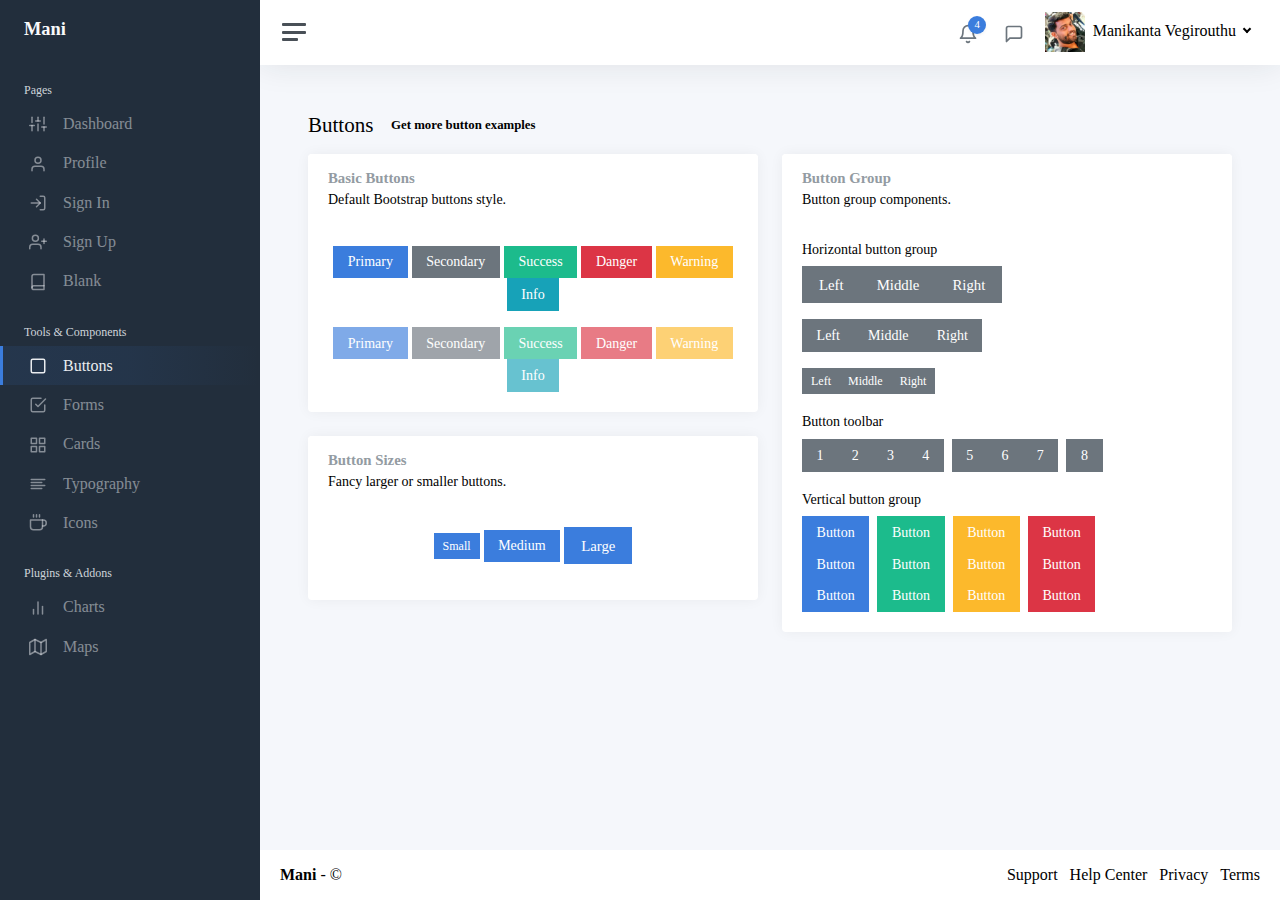
<file: ui-buttons.html>
<!DOCTYPE html>
<html lang="en">

<head>
	<meta charset="utf-8">
	<meta http-equiv="X-UA-Compatible" content="IE=edge">
	<meta name="viewport" content="width=device-width, initial-scale=1, shrink-to-fit=no">
	<meta name="description" content="Responsive Admin &amp; Dashboard Template based on Bootstrap 5">
	
	<link rel="preconnect" href="https://fonts.gstatic.com">
	<link rel="shortcut icon" href="img/icons/icon-48x48.png" />

	

	<title>Buttons | Mani Demo</title>

	<link href="css/app.css" rel="stylesheet">
	<link href="https://fonts.googleapis.com/css2?family=Inter:wght@300;400;600&display=swap" rel="stylesheet">
</head>

<body>
	<div class="wrapper">
		<nav id="sidebar" class="sidebar js-sidebar">
			<div class="sidebar-content js-simplebar">
				<a class="sidebar-brand" href="index.html">
          <span class="align-middle">Mani</span>
        </a>

				<ul class="sidebar-nav">
					<li class="sidebar-header">
						Pages
					</li>

					<li class="sidebar-item">
						<a class="sidebar-link" href="index.html">
              <i class="align-middle" data-feather="sliders"></i> <span class="align-middle">Dashboard</span>
            </a>
					</li>

					<li class="sidebar-item">
						<a class="sidebar-link" href="pages-profile.html">
              <i class="align-middle" data-feather="user"></i> <span class="align-middle">Profile</span>
            </a>
					</li>

					<li class="sidebar-item">
						<a class="sidebar-link" href="pages-sign-in.html">
              <i class="align-middle" data-feather="log-in"></i> <span class="align-middle">Sign In</span>
            </a>
					</li>

					<li class="sidebar-item">
						<a class="sidebar-link" href="pages-sign-up.html">
              <i class="align-middle" data-feather="user-plus"></i> <span class="align-middle">Sign Up</span>
            </a>
					</li>

					<li class="sidebar-item">
						<a class="sidebar-link" href="pages-blank.html">
              <i class="align-middle" data-feather="book"></i> <span class="align-middle">Blank</span>
            </a>
					</li>

					<li class="sidebar-header">
						Tools & Components
					</li>

					<li class="sidebar-item active">
						<a class="sidebar-link" href="ui-buttons.html">
              <i class="align-middle" data-feather="square"></i> <span class="align-middle">Buttons</span>
            </a>
					</li>

					<li class="sidebar-item">
						<a class="sidebar-link" href="ui-forms.html">
              <i class="align-middle" data-feather="check-square"></i> <span class="align-middle">Forms</span>
            </a>
					</li>

					<li class="sidebar-item">
						<a class="sidebar-link" href="ui-cards.html">
              <i class="align-middle" data-feather="grid"></i> <span class="align-middle">Cards</span>
            </a>
					</li>

					<li class="sidebar-item">
						<a class="sidebar-link" href="ui-typography.html">
              <i class="align-middle" data-feather="align-left"></i> <span class="align-middle">Typography</span>
            </a>
					</li>

					<li class="sidebar-item">
						<a class="sidebar-link" href="icons-feather.html">
              <i class="align-middle" data-feather="coffee"></i> <span class="align-middle">Icons</span>
            </a>
					</li>

					<li class="sidebar-header">
						Plugins & Addons
					</li>

					<li class="sidebar-item">
						<a class="sidebar-link" href="charts-chartjs.html">
              <i class="align-middle" data-feather="bar-chart-2"></i> <span class="align-middle">Charts</span>
            </a>
					</li>

					<li class="sidebar-item">
						<a class="sidebar-link" href="maps-google.html">
              <i class="align-middle" data-feather="map"></i> <span class="align-middle">Maps</span>
            </a>
					</li>
				</ul>

				<div class="sidebar-cta">
				
				</div>
			</div>
		</nav>

		<div class="main">
			<nav class="navbar navbar-expand navbar-light navbar-bg">
				<a class="sidebar-toggle js-sidebar-toggle">
          <i class="hamburger align-self-center"></i>
        </a>

				<div class="navbar-collapse collapse">
					<ul class="navbar-nav navbar-align">
						<li class="nav-item dropdown">
							<a class="nav-icon dropdown-toggle" href="#" id="alertsDropdown" data-bs-toggle="dropdown">
								<div class="position-relative">
									<i class="align-middle" data-feather="bell"></i>
									<span class="indicator">4</span>
								</div>
							</a>
							<div class="dropdown-menu dropdown-menu-lg dropdown-menu-end py-0" aria-labelledby="alertsDropdown">
								<div class="dropdown-menu-header">
									4 New Notifications
								</div>
								<div class="list-group">
									<a href="#" class="list-group-item">
										<div class="row g-0 align-items-center">
											<div class="col-2">
												<i class="text-danger" data-feather="alert-circle"></i>
											</div>
											<div class="col-10">
												<div class="text-dark">Update completed</div>
												<div class="text-muted small mt-1">Restart server 12 to complete the update.</div>
												<div class="text-muted small mt-1">30m ago</div>
											</div>
										</div>
									</a>
									<a href="#" class="list-group-item">
										<div class="row g-0 align-items-center">
											<div class="col-2">
												<i class="text-warning" data-feather="bell"></i>
											</div>
											<div class="col-10">
												<div class="text-dark">Lorem ipsum</div>
												<div class="text-muted small mt-1">Aliquam ex eros, imperdiet vulputate hendrerit et.</div>
												<div class="text-muted small mt-1">2h ago</div>
											</div>
										</div>
									</a>
									<a href="#" class="list-group-item">
										<div class="row g-0 align-items-center">
											<div class="col-2">
												<i class="text-primary" data-feather="home"></i>
											</div>
											<div class="col-10">
												<div class="text-dark">Login from 192.186.1.8</div>
												<div class="text-muted small mt-1">5h ago</div>
											</div>
										</div>
									</a>
									<a href="#" class="list-group-item">
										<div class="row g-0 align-items-center">
											<div class="col-2">
												<i class="text-success" data-feather="user-plus"></i>
											</div>
											<div class="col-10">
												<div class="text-dark">New connection</div>
												<div class="text-muted small mt-1">Christina accepted your request.</div>
												<div class="text-muted small mt-1">14h ago</div>
											</div>
										</div>
									</a>
								</div>
								<div class="dropdown-menu-footer">
									<a href="#" class="text-muted">Show all notifications</a>
								</div>
							</div>
						</li>
						<li class="nav-item dropdown">
							<a class="nav-icon dropdown-toggle" href="#" id="messagesDropdown" data-bs-toggle="dropdown">
								<div class="position-relative">
									<i class="align-middle" data-feather="message-square"></i>
								</div>
							</a>
							<div class="dropdown-menu dropdown-menu-lg dropdown-menu-end py-0" aria-labelledby="messagesDropdown">
								<div class="dropdown-menu-header">
									<div class="position-relative">
										4 New Messages
									</div>
								</div>
								<div class="list-group">
									<a href="#" class="list-group-item">
										<div class="row g-0 align-items-center">
											<div class="col-2">
												<img src="img/avatars/avatar-5.jpg" class="avatar img-fluid rounded-circle" alt="Vanessa Tucker">
											</div>
											<div class="col-10 ps-2">
												<div class="text-dark">Vanessa Tucker</div>
												<div class="text-muted small mt-1">Nam pretium turpis et arcu. Duis arcu tortor.</div>
												<div class="text-muted small mt-1">15m ago</div>
											</div>
										</div>
									</a>
									<a href="#" class="list-group-item">
										<div class="row g-0 align-items-center">
											<div class="col-2">
												<img src="img/avatars/avatar-2.jpg" class="avatar img-fluid rounded-circle" alt="William Harris">
											</div>
											<div class="col-10 ps-2">
												<div class="text-dark">William Harris</div>
												<div class="text-muted small mt-1">Curabitur ligula sapien euismod vitae.</div>
												<div class="text-muted small mt-1">2h ago</div>
											</div>
										</div>
									</a>
									<a href="#" class="list-group-item">
										<div class="row g-0 align-items-center">
											<div class="col-2">
												<img src="img/avatars/avatar-4.jpg" class="avatar img-fluid rounded-circle" alt="Christina Mason">
											</div>
											<div class="col-10 ps-2">
												<div class="text-dark">Christina Mason</div>
												<div class="text-muted small mt-1">Pellentesque auctor neque nec urna.</div>
												<div class="text-muted small mt-1">4h ago</div>
											</div>
										</div>
									</a>
									<a href="#" class="list-group-item">
										<div class="row g-0 align-items-center">
											<div class="col-2">
												<img src="img/avatars/avatar-3.jpg" class="avatar img-fluid rounded-circle" alt="Sharon Lessman">
											</div>
											<div class="col-10 ps-2">
												<div class="text-dark">Sharon Lessman</div>
												<div class="text-muted small mt-1">Aenean tellus metus, bibendum sed, posuere ac, mattis non.</div>
												<div class="text-muted small mt-1">5h ago</div>
											</div>
										</div>
									</a>
								</div>
								<div class="dropdown-menu-footer">
									<a href="#" class="text-muted">Show all messages</a>
								</div>
							</div>
						</li>
						<li class="nav-item dropdown">
							<a class="nav-icon dropdown-toggle d-inline-block d-sm-none" href="#" data-bs-toggle="dropdown">
                <i class="align-middle" data-feather="settings"></i>
              </a>

							<a class="nav-link dropdown-toggle d-none d-sm-inline-block" href="#" data-bs-toggle="dropdown">
                <img src="img/avatars/avatar-4.jpg" class="avatar img-fluid rounded me-1" alt="Manikanta Vegirouthu" /> <span class="text-dark">Manikanta Vegirouthu</span>
              </a>
							<div class="dropdown-menu dropdown-menu-end">
								<a class="dropdown-item" href="pages-profile.html"><i class="align-middle me-1" data-feather="user"></i> Profile</a>
								<a class="dropdown-item" href="#"><i class="align-middle me-1" data-feather="pie-chart"></i> Analytics</a>
								<div class="dropdown-divider"></div>
								<a class="dropdown-item" href="index.html"><i class="align-middle me-1" data-feather="settings"></i> Settings & Privacy</a>
								<a class="dropdown-item" href="#"><i class="align-middle me-1" data-feather="help-circle"></i> Help Center</a>
								<div class="dropdown-divider"></div>
								<a class="dropdown-item" href="#">Log out</a>
							</div>
						</li>
					</ul>
				</div>
			</nav>

			<main class="content">
				<div class="container-fluid p-0">

					<div class="mb-3">
						<h1 class="h3 d-inline align-middle">Buttons</h1>
						<a class="badge bg-dark text-white ms-2" href="upgrade-to-pro.html">
      Get more button examples
  </a>
					</div>
					<div class="row">
						<div class="col-12 col-lg-6">
							<div class="card">
								<div class="card-header">
									<h5 class="card-title">Basic Buttons</h5>
									<h6 class="card-subtitle text-muted">Default Bootstrap buttons style.</h6>
								</div>
								<div class="card-body text-center">
									<div class="mb-3">
										<button class="btn btn-primary">Primary</button>
										<button class="btn btn-secondary">Secondary</button>
										<button class="btn btn-success">Success</button>
										<button class="btn btn-danger">Danger</button>
										<button class="btn btn-warning">Warning</button>
										<button class="btn btn-info">Info</button>
									</div>
									<div>
										<button class="btn btn-primary" disabled>Primary</button>
										<button class="btn btn-secondary" disabled>Secondary</button>
										<button class="btn btn-success" disabled>Success</button>
										<button class="btn btn-danger" disabled>Danger</button>
										<button class="btn btn-warning" disabled>Warning</button>
										<button class="btn btn-info" disabled>Info</button>
									</div>
								</div>
							</div>

							<div class="card">
								<div class="card-header">
									<h5 class="card-title">Button Sizes</h5>
									<h6 class="card-subtitle text-muted">Fancy larger or smaller buttons.</h6>
								</div>
								<div class="card-body text-center">
									<div class="mb-3">
										<button class="btn btn-primary btn-sm">Small</button>
										<button class="btn btn-primary">Medium</button>
										<button class="btn btn-primary btn-lg">Large</button>
									</div>
								</div>
							</div>
						</div>

						<div class="col-12 col-lg-6">
							<div class="card">
								<div class="card-header">
									<h5 class="card-title">Button Group</h5>
									<h6 class="card-subtitle text-muted">Button group components.</h6>
								</div>
								<div class="card-body">
									<h6 class="card-subtitle mb-2 text-muted">Horizontal button group</h6>
									<div class="btn-group btn-group-lg mb-3" role="group" aria-label="Large button group">
										<button type="button" class="btn btn-secondary">Left</button>
										<button type="button" class="btn btn-secondary">Middle</button>
										<button type="button" class="btn btn-secondary">Right</button>
									</div>
									<br>
									<div class="btn-group mb-3" role="group" aria-label="Default button group">
										<button type="button" class="btn btn-secondary">Left</button>
										<button type="button" class="btn btn-secondary">Middle</button>
										<button type="button" class="btn btn-secondary">Right</button>
									</div>
									<br>
									<div class="btn-group btn-group-sm mb-4" role="group" aria-label="Small button group">
										<button type="button" class="btn btn-secondary">Left</button>
										<button type="button" class="btn btn-secondary">Middle</button>
										<button type="button" class="btn btn-secondary">Right</button>
									</div>

									<h6 class="card-subtitle mb-2 text-muted">Button toolbar</h6>
									<div class="btn-toolbar mb-4" role="toolbar" aria-label="Toolbar with button groups">
										<div class="btn-group me-2" role="group" aria-label="First group">
											<button type="button" class="btn btn-secondary">1</button>
											<button type="button" class="btn btn-secondary">2</button>
											<button type="button" class="btn btn-secondary">3</button>
											<button type="button" class="btn btn-secondary">4</button>
										</div>
										<div class="btn-group me-2" role="group" aria-label="Second group">
											<button type="button" class="btn btn-secondary">5</button>
											<button type="button" class="btn btn-secondary">6</button>
											<button type="button" class="btn btn-secondary">7</button>
										</div>
										<div class="btn-group" role="group" aria-label="Third group">
											<button type="button" class="btn btn-secondary">8</button>
										</div>
									</div>

									<h6 class="card-subtitle mb-2 text-muted">Vertical button group</h6>
									<div class="btn-toolbar">
										<div class="btn-group-vertical me-2" role="group" aria-label="Vertical button group">
											<button type="button" class="btn btn-primary">Button</button>
											<button type="button" class="btn btn-primary">Button</button>
											<button type="button" class="btn btn-primary">Button</button>
										</div>
										<div class="btn-group-vertical me-2" role="group" aria-label="Vertical button group">
											<button type="button" class="btn btn-success">Button</button>
											<button type="button" class="btn btn-success">Button</button>
											<button type="button" class="btn btn-success">Button</button>
										</div>
										<div class="btn-group-vertical me-2" role="group" aria-label="Vertical button group">
											<button type="button" class="btn btn-warning">Button</button>
											<button type="button" class="btn btn-warning">Button</button>
											<button type="button" class="btn btn-warning">Button</button>
										</div>
										<div class="btn-group-vertical me-2" role="group" aria-label="Vertical button group">
											<button type="button" class="btn btn-danger">Button</button>
											<button type="button" class="btn btn-danger">Button</button>
											<button type="button" class="btn btn-danger">Button</button>
										</div>
									</div>
								</div>
							</div>
						</div>
					</div>

				</div>
			</main>

			<footer class="footer">
				<div class="container-fluid">
					<div class="row text-muted">
						<div class="col-6 text-start">
							<p class="mb-0">
								<a class="text-muted" href="#" target="_blank"><strong>Mani</strong></a> - <a class="text-muted" href="#" target="_blank"><strong></strong></a>								&copy;
							</p>
						</div>
						<div class="col-6 text-end">
							<ul class="list-inline">
								<li class="list-inline-item">
									<a class="text-muted" href="#" target="_blank">Support</a>
								</li>
								<li class="list-inline-item">
									<a class="text-muted" href="#" target="_blank">Help Center</a>
								</li>
								<li class="list-inline-item">
									<a class="text-muted" href="#" target="_blank">Privacy</a>
								</li>
								<li class="list-inline-item">
									<a class="text-muted" href="#" target="_blank">Terms</a>
								</li>
							</ul>
						</div>
					</div>
				</div>
			</footer>
		</div>
	</div>

	<script src="js/app.js"></script>

</body>

</html>
</file>
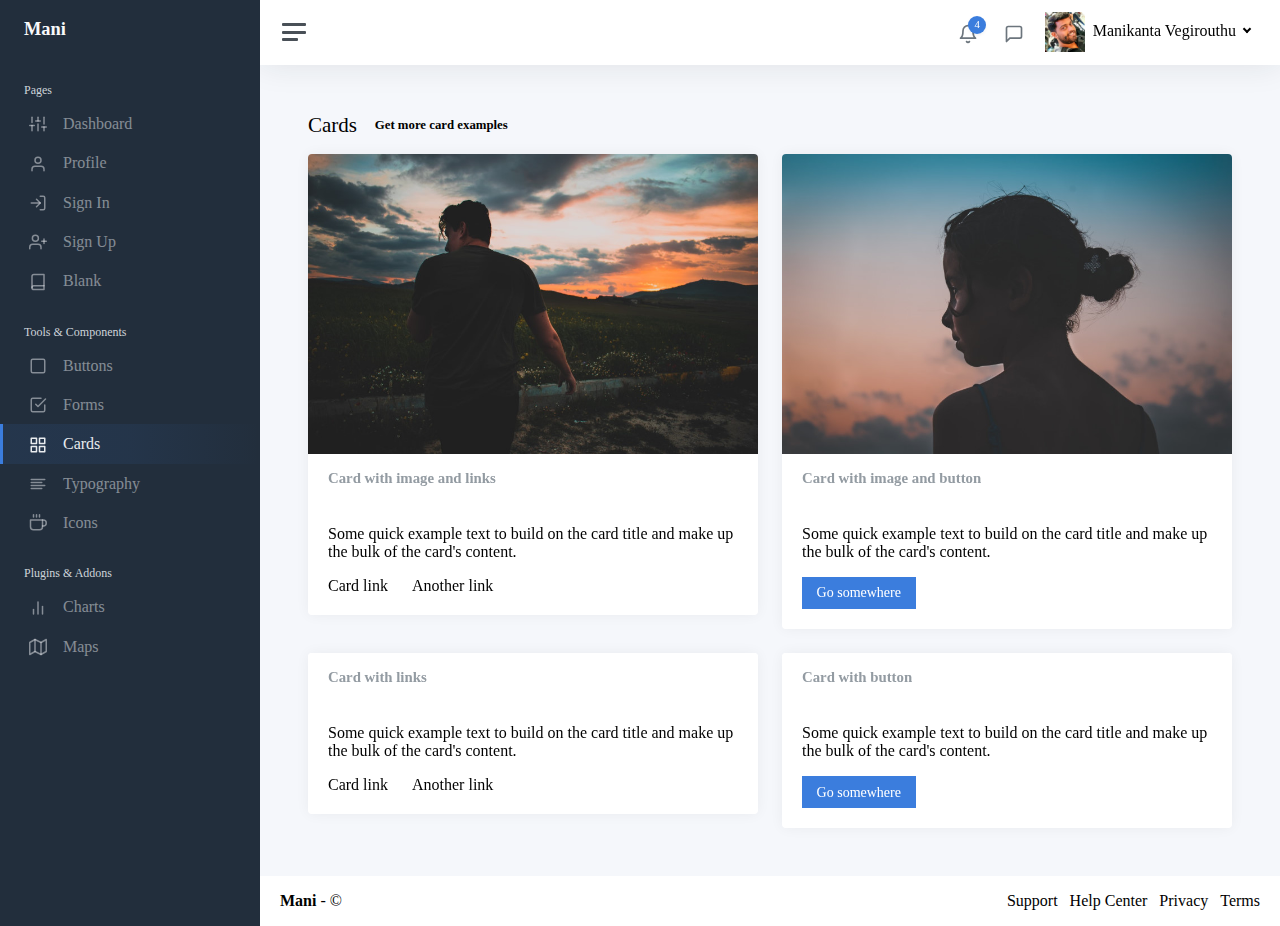
<file: ui-cards.html>
<!DOCTYPE html>
<html lang="en">

<head>
	<meta charset="utf-8">
	<meta http-equiv="X-UA-Compatible" content="IE=edge">
	<meta name="viewport" content="width=device-width, initial-scale=1, shrink-to-fit=no">
	<meta name="description" content="Responsive Admin &amp; Dashboard Template based on Bootstrap 5">
	
	<link rel="preconnect" href="https://fonts.gstatic.com">
	<link rel="shortcut icon" href="img/icons/icon-48x48.png" />

	
	<title>Cards | Mani Demo</title>

	<link href="css/app.css" rel="stylesheet">
	<link href="https://fonts.googleapis.com/css2?family=Inter:wght@300;400;600&display=swap" rel="stylesheet">
</head>

<body>
	<div class="wrapper">
		<nav id="sidebar" class="sidebar js-sidebar">
			<div class="sidebar-content js-simplebar">
				<a class="sidebar-brand" href="index.html">
          <span class="align-middle">Mani</span>
        </a>

				<ul class="sidebar-nav">
					<li class="sidebar-header">
						Pages
					</li>

					<li class="sidebar-item">
						<a class="sidebar-link" href="index.html">
              <i class="align-middle" data-feather="sliders"></i> <span class="align-middle">Dashboard</span>
            </a>
					</li>

					<li class="sidebar-item">
						<a class="sidebar-link" href="pages-profile.html">
              <i class="align-middle" data-feather="user"></i> <span class="align-middle">Profile</span>
            </a>
					</li>

					<li class="sidebar-item">
						<a class="sidebar-link" href="pages-sign-in.html">
              <i class="align-middle" data-feather="log-in"></i> <span class="align-middle">Sign In</span>
            </a>
					</li>

					<li class="sidebar-item">
						<a class="sidebar-link" href="pages-sign-up.html">
              <i class="align-middle" data-feather="user-plus"></i> <span class="align-middle">Sign Up</span>
            </a>
					</li>

					<li class="sidebar-item">
						<a class="sidebar-link" href="pages-blank.html">
              <i class="align-middle" data-feather="book"></i> <span class="align-middle">Blank</span>
            </a>
					</li>

					<li class="sidebar-header">
						Tools & Components
					</li>

					<li class="sidebar-item">
						<a class="sidebar-link" href="ui-buttons.html">
              <i class="align-middle" data-feather="square"></i> <span class="align-middle">Buttons</span>
            </a>
					</li>

					<li class="sidebar-item">
						<a class="sidebar-link" href="ui-forms.html">
              <i class="align-middle" data-feather="check-square"></i> <span class="align-middle">Forms</span>
            </a>
					</li>

					<li class="sidebar-item active">
						<a class="sidebar-link" href="ui-cards.html">
              <i class="align-middle" data-feather="grid"></i> <span class="align-middle">Cards</span>
            </a>
					</li>

					<li class="sidebar-item">
						<a class="sidebar-link" href="ui-typography.html">
              <i class="align-middle" data-feather="align-left"></i> <span class="align-middle">Typography</span>
            </a>
					</li>

					<li class="sidebar-item">
						<a class="sidebar-link" href="icons-feather.html">
              <i class="align-middle" data-feather="coffee"></i> <span class="align-middle">Icons</span>
            </a>
					</li>

					<li class="sidebar-header">
						Plugins & Addons
					</li>

					<li class="sidebar-item">
						<a class="sidebar-link" href="charts-chartjs.html">
              <i class="align-middle" data-feather="bar-chart-2"></i> <span class="align-middle">Charts</span>
            </a>
					</li>

					<li class="sidebar-item">
						<a class="sidebar-link" href="maps-google.html">
              <i class="align-middle" data-feather="map"></i> <span class="align-middle">Maps</span>
            </a>
					</li>
				</ul>

				<div class="sidebar-cta">
					
				</div>
			</div>
		</nav>

		<div class="main">
			<nav class="navbar navbar-expand navbar-light navbar-bg">
				<a class="sidebar-toggle js-sidebar-toggle">
          <i class="hamburger align-self-center"></i>
        </a>

				<div class="navbar-collapse collapse">
					<ul class="navbar-nav navbar-align">
						<li class="nav-item dropdown">
							<a class="nav-icon dropdown-toggle" href="#" id="alertsDropdown" data-bs-toggle="dropdown">
								<div class="position-relative">
									<i class="align-middle" data-feather="bell"></i>
									<span class="indicator">4</span>
								</div>
							</a>
							<div class="dropdown-menu dropdown-menu-lg dropdown-menu-end py-0" aria-labelledby="alertsDropdown">
								<div class="dropdown-menu-header">
									4 New Notifications
								</div>
								<div class="list-group">
									<a href="#" class="list-group-item">
										<div class="row g-0 align-items-center">
											<div class="col-2">
												<i class="text-danger" data-feather="alert-circle"></i>
											</div>
											<div class="col-10">
												<div class="text-dark">Update completed</div>
												<div class="text-muted small mt-1">Restart server 12 to complete the update.</div>
												<div class="text-muted small mt-1">30m ago</div>
											</div>
										</div>
									</a>
									<a href="#" class="list-group-item">
										<div class="row g-0 align-items-center">
											<div class="col-2">
												<i class="text-warning" data-feather="bell"></i>
											</div>
											<div class="col-10">
												<div class="text-dark">Lorem ipsum</div>
												<div class="text-muted small mt-1">Aliquam ex eros, imperdiet vulputate hendrerit et.</div>
												<div class="text-muted small mt-1">2h ago</div>
											</div>
										</div>
									</a>
									<a href="#" class="list-group-item">
										<div class="row g-0 align-items-center">
											<div class="col-2">
												<i class="text-primary" data-feather="home"></i>
											</div>
											<div class="col-10">
												<div class="text-dark">Login from 192.186.1.8</div>
												<div class="text-muted small mt-1">5h ago</div>
											</div>
										</div>
									</a>
									<a href="#" class="list-group-item">
										<div class="row g-0 align-items-center">
											<div class="col-2">
												<i class="text-success" data-feather="user-plus"></i>
											</div>
											<div class="col-10">
												<div class="text-dark">New connection</div>
												<div class="text-muted small mt-1">Christina accepted your request.</div>
												<div class="text-muted small mt-1">14h ago</div>
											</div>
										</div>
									</a>
								</div>
								<div class="dropdown-menu-footer">
									<a href="#" class="text-muted">Show all notifications</a>
								</div>
							</div>
						</li>
						<li class="nav-item dropdown">
							<a class="nav-icon dropdown-toggle" href="#" id="messagesDropdown" data-bs-toggle="dropdown">
								<div class="position-relative">
									<i class="align-middle" data-feather="message-square"></i>
								</div>
							</a>
							<div class="dropdown-menu dropdown-menu-lg dropdown-menu-end py-0" aria-labelledby="messagesDropdown">
								<div class="dropdown-menu-header">
									<div class="position-relative">
										4 New Messages
									</div>
								</div>
								<div class="list-group">
									<a href="#" class="list-group-item">
										<div class="row g-0 align-items-center">
											<div class="col-2">
												<img src="img/avatars/avatar-5.jpg" class="avatar img-fluid rounded-circle" alt="Vanessa Tucker">
											</div>
											<div class="col-10 ps-2">
												<div class="text-dark">Vanessa Tucker</div>
												<div class="text-muted small mt-1">Nam pretium turpis et arcu. Duis arcu tortor.</div>
												<div class="text-muted small mt-1">15m ago</div>
											</div>
										</div>
									</a>
									<a href="#" class="list-group-item">
										<div class="row g-0 align-items-center">
											<div class="col-2">
												<img src="img/avatars/avatar-2.jpg" class="avatar img-fluid rounded-circle" alt="William Harris">
											</div>
											<div class="col-10 ps-2">
												<div class="text-dark">William Harris</div>
												<div class="text-muted small mt-1">Curabitur ligula sapien euismod vitae.</div>
												<div class="text-muted small mt-1">2h ago</div>
											</div>
										</div>
									</a>
									<a href="#" class="list-group-item">
										<div class="row g-0 align-items-center">
											<div class="col-2">
												<img src="img/avatars/avatar-4.jpg" class="avatar img-fluid rounded-circle" alt="Christina Mason">
											</div>
											<div class="col-10 ps-2">
												<div class="text-dark">Christina Mason</div>
												<div class="text-muted small mt-1">Pellentesque auctor neque nec urna.</div>
												<div class="text-muted small mt-1">4h ago</div>
											</div>
										</div>
									</a>
									<a href="#" class="list-group-item">
										<div class="row g-0 align-items-center">
											<div class="col-2">
												<img src="img/avatars/avatar-3.jpg" class="avatar img-fluid rounded-circle" alt="Sharon Lessman">
											</div>
											<div class="col-10 ps-2">
												<div class="text-dark">Sharon Lessman</div>
												<div class="text-muted small mt-1">Aenean tellus metus, bibendum sed, posuere ac, mattis non.</div>
												<div class="text-muted small mt-1">5h ago</div>
											</div>
										</div>
									</a>
								</div>
								<div class="dropdown-menu-footer">
									<a href="#" class="text-muted">Show all messages</a>
								</div>
							</div>
						</li>
						<li class="nav-item dropdown">
							<a class="nav-icon dropdown-toggle d-inline-block d-sm-none" href="#" data-bs-toggle="dropdown">
                <i class="align-middle" data-feather="settings"></i>
              </a>

							<a class="nav-link dropdown-toggle d-none d-sm-inline-block" href="#" data-bs-toggle="dropdown">
                <img src="img/avatars/avatar-4.jpg" class="avatar img-fluid rounded me-1" alt="Manikanta Vegirouthu" /> <span class="text-dark">Manikanta Vegirouthu</span>
              </a>
							<div class="dropdown-menu dropdown-menu-end">
								<a class="dropdown-item" href="pages-profile.html"><i class="align-middle me-1" data-feather="user"></i> Profile</a>
								<a class="dropdown-item" href="#"><i class="align-middle me-1" data-feather="pie-chart"></i> Analytics</a>
								<div class="dropdown-divider"></div>
								<a class="dropdown-item" href="index.html"><i class="align-middle me-1" data-feather="settings"></i> Settings & Privacy</a>
								<a class="dropdown-item" href="#"><i class="align-middle me-1" data-feather="help-circle"></i> Help Center</a>
								<div class="dropdown-divider"></div>
								<a class="dropdown-item" href="#">Log out</a>
							</div>
						</li>
					</ul>
				</div>
			</nav>

			<main class="content">
				<div class="container-fluid p-0">

					<div class="mb-3">
						<h1 class="h3 d-inline align-middle">Cards</h1>
						<a class="badge bg-dark text-white ms-2" href="upgrade-to-pro.html">
      Get more card examples
  </a>
					</div>
					<div class="row">
						<div class="col-12 col-md-6">
							<div class="card">
								<img class="card-img-top" src="img/photos/unsplash-1.jpg" alt="Unsplash">
								<div class="card-header">
									<h5 class="card-title mb-0">Card with image and links</h5>
								</div>
								<div class="card-body">
									<p class="card-text">Some quick example text to build on the card title and make up the bulk of the card's content.</p>
									<a href="#" class="card-link">Card link</a>
									<a href="#" class="card-link">Another link</a>
								</div>
							</div>
						</div>

						<div class="col-12 col-md-6">
							<div class="card">
								<img class="card-img-top" src="img/photos/unsplash-2.jpg" alt="Unsplash">
								<div class="card-header">
									<h5 class="card-title mb-0">Card with image and button</h5>
								</div>
								<div class="card-body">
									<p class="card-text">Some quick example text to build on the card title and make up the bulk of the card's content.</p>
									<a href="#" class="btn btn-primary">Go somewhere</a>
								</div>
							</div>
						</div>

						<div class="col-12 col-md-6">
							<div class="card">
								<div class="card-header">
									<h5 class="card-title mb-0">Card with links</h5>
								</div>
								<div class="card-body">
									<p class="card-text">Some quick example text to build on the card title and make up the bulk of the card's content.</p>
									<a href="#" class="card-link">Card link</a>
									<a href="#" class="card-link">Another link</a>
								</div>
							</div>
						</div>

						<div class="col-12 col-md-6">
							<div class="card">
								<div class="card-header">
									<h5 class="card-title mb-0">Card with button</h5>
								</div>
								<div class="card-body">
									<p class="card-text">Some quick example text to build on the card title and make up the bulk of the card's content.</p>
									<a href="#" class="btn btn-primary">Go somewhere</a>
								</div>
							</div>
						</div>
					</div>

				</div>
			</main>

			<footer class="footer">
				<div class="container-fluid">
					<div class="row text-muted">
						<div class="col-6 text-start">
							<p class="mb-0">
								<a class="text-muted" href="#" target="_blank"><strong>Mani</strong></a> - <a class="text-muted" href="#" target="_blank"><strong></strong></a>								&copy;
							</p>
						</div>
						<div class="col-6 text-end">
							<ul class="list-inline">
								<li class="list-inline-item">
									<a class="text-muted" href="#" target="_blank">Support</a>
								</li>
								<li class="list-inline-item">
									<a class="text-muted" href="#" target="_blank">Help Center</a>
								</li>
								<li class="list-inline-item">
									<a class="text-muted" href="#" target="_blank">Privacy</a>
								</li>
								<li class="list-inline-item">
									<a class="text-muted" href="#" target="_blank">Terms</a>
								</li>
							</ul>
						</div>
					</div>
				</div>
			</footer>
		</div>
	</div>

	<script src="js/app.js"></script>

</body>

</html>
</file>
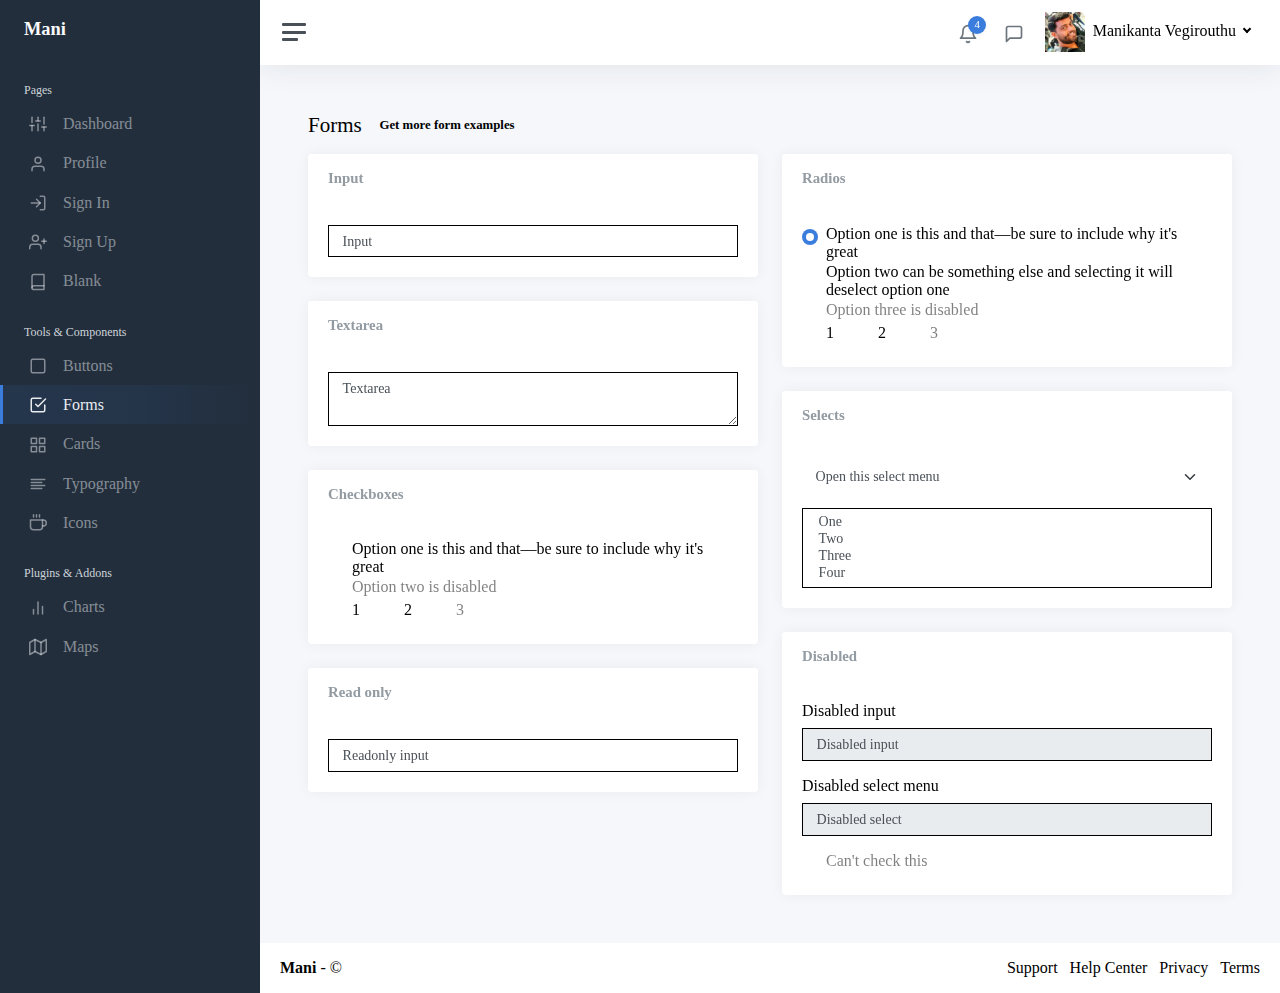
<file: ui-forms.html>
<!DOCTYPE html>
<html lang="en">

<head>
	<meta charset="utf-8">
	<meta http-equiv="X-UA-Compatible" content="IE=edge">
	<meta name="viewport" content="width=device-width, initial-scale=1, shrink-to-fit=no">
	<meta name="description" content="Responsive Admin &amp; Dashboard Template based on Bootstrap 5">
	
	<link rel="preconnect" href="https://fonts.gstatic.com">
	<link rel="shortcut icon" href="img/icons/icon-48x48.png" />

	

	<title>Forms | Mani Demo</title>

	<link href="css/app.css" rel="stylesheet">
	<link href="https://fonts.googleapis.com/css2?family=Inter:wght@300;400;600&display=swap" rel="stylesheet">
</head>

<body>
	<div class="wrapper">
		<nav id="sidebar" class="sidebar js-sidebar">
			<div class="sidebar-content js-simplebar">
				<a class="sidebar-brand" href="index.html">
          <span class="align-middle">Mani</span>
        </a>

				<ul class="sidebar-nav">
					<li class="sidebar-header">
						Pages
					</li>

					<li class="sidebar-item">
						<a class="sidebar-link" href="index.html">
              <i class="align-middle" data-feather="sliders"></i> <span class="align-middle">Dashboard</span>
            </a>
					</li>

					<li class="sidebar-item">
						<a class="sidebar-link" href="pages-profile.html">
              <i class="align-middle" data-feather="user"></i> <span class="align-middle">Profile</span>
            </a>
					</li>

					<li class="sidebar-item">
						<a class="sidebar-link" href="pages-sign-in.html">
              <i class="align-middle" data-feather="log-in"></i> <span class="align-middle">Sign In</span>
            </a>
					</li>

					<li class="sidebar-item">
						<a class="sidebar-link" href="pages-sign-up.html">
              <i class="align-middle" data-feather="user-plus"></i> <span class="align-middle">Sign Up</span>
            </a>
					</li>

					<li class="sidebar-item">
						<a class="sidebar-link" href="pages-blank.html">
              <i class="align-middle" data-feather="book"></i> <span class="align-middle">Blank</span>
            </a>
					</li>

					<li class="sidebar-header">
						Tools & Components
					</li>

					<li class="sidebar-item">
						<a class="sidebar-link" href="ui-buttons.html">
              <i class="align-middle" data-feather="square"></i> <span class="align-middle">Buttons</span>
            </a>
					</li>

					<li class="sidebar-item active">
						<a class="sidebar-link" href="ui-forms.html">
              <i class="align-middle" data-feather="check-square"></i> <span class="align-middle">Forms</span>
            </a>
					</li>

					<li class="sidebar-item">
						<a class="sidebar-link" href="ui-cards.html">
              <i class="align-middle" data-feather="grid"></i> <span class="align-middle">Cards</span>
            </a>
					</li>

					<li class="sidebar-item">
						<a class="sidebar-link" href="ui-typography.html">
              <i class="align-middle" data-feather="align-left"></i> <span class="align-middle">Typography</span>
            </a>
					</li>

					<li class="sidebar-item">
						<a class="sidebar-link" href="icons-feather.html">
              <i class="align-middle" data-feather="coffee"></i> <span class="align-middle">Icons</span>
            </a>
					</li>

					<li class="sidebar-header">
						Plugins & Addons
					</li>

					<li class="sidebar-item">
						<a class="sidebar-link" href="charts-chartjs.html">
              <i class="align-middle" data-feather="bar-chart-2"></i> <span class="align-middle">Charts</span>
            </a>
					</li>

					<li class="sidebar-item">
						<a class="sidebar-link" href="maps-google.html">
              <i class="align-middle" data-feather="map"></i> <span class="align-middle">Maps</span>
            </a>
					</li>
				</ul>

				<div class="sidebar-cta">
					
				</div>
			</div>
		</nav>

		<div class="main">
			<nav class="navbar navbar-expand navbar-light navbar-bg">
				<a class="sidebar-toggle js-sidebar-toggle">
          <i class="hamburger align-self-center"></i>
        </a>

				<div class="navbar-collapse collapse">
					<ul class="navbar-nav navbar-align">
						<li class="nav-item dropdown">
							<a class="nav-icon dropdown-toggle" href="#" id="alertsDropdown" data-bs-toggle="dropdown">
								<div class="position-relative">
									<i class="align-middle" data-feather="bell"></i>
									<span class="indicator">4</span>
								</div>
							</a>
							<div class="dropdown-menu dropdown-menu-lg dropdown-menu-end py-0" aria-labelledby="alertsDropdown">
								<div class="dropdown-menu-header">
									4 New Notifications
								</div>
								<div class="list-group">
									<a href="#" class="list-group-item">
										<div class="row g-0 align-items-center">
											<div class="col-2">
												<i class="text-danger" data-feather="alert-circle"></i>
											</div>
											<div class="col-10">
												<div class="text-dark">Update completed</div>
												<div class="text-muted small mt-1">Restart server 12 to complete the update.</div>
												<div class="text-muted small mt-1">30m ago</div>
											</div>
										</div>
									</a>
									<a href="#" class="list-group-item">
										<div class="row g-0 align-items-center">
											<div class="col-2">
												<i class="text-warning" data-feather="bell"></i>
											</div>
											<div class="col-10">
												<div class="text-dark">Lorem ipsum</div>
												<div class="text-muted small mt-1">Aliquam ex eros, imperdiet vulputate hendrerit et.</div>
												<div class="text-muted small mt-1">2h ago</div>
											</div>
										</div>
									</a>
									<a href="#" class="list-group-item">
										<div class="row g-0 align-items-center">
											<div class="col-2">
												<i class="text-primary" data-feather="home"></i>
											</div>
											<div class="col-10">
												<div class="text-dark">Login from 192.186.1.8</div>
												<div class="text-muted small mt-1">5h ago</div>
											</div>
										</div>
									</a>
									<a href="#" class="list-group-item">
										<div class="row g-0 align-items-center">
											<div class="col-2">
												<i class="text-success" data-feather="user-plus"></i>
											</div>
											<div class="col-10">
												<div class="text-dark">New connection</div>
												<div class="text-muted small mt-1">Christina accepted your request.</div>
												<div class="text-muted small mt-1">14h ago</div>
											</div>
										</div>
									</a>
								</div>
								<div class="dropdown-menu-footer">
									<a href="#" class="text-muted">Show all notifications</a>
								</div>
							</div>
						</li>
						<li class="nav-item dropdown">
							<a class="nav-icon dropdown-toggle" href="#" id="messagesDropdown" data-bs-toggle="dropdown">
								<div class="position-relative">
									<i class="align-middle" data-feather="message-square"></i>
								</div>
							</a>
							<div class="dropdown-menu dropdown-menu-lg dropdown-menu-end py-0" aria-labelledby="messagesDropdown">
								<div class="dropdown-menu-header">
									<div class="position-relative">
										4 New Messages
									</div>
								</div>
								<div class="list-group">
									<a href="#" class="list-group-item">
										<div class="row g-0 align-items-center">
											<div class="col-2">
												<img src="img/avatars/avatar-5.jpg" class="avatar img-fluid rounded-circle" alt="Vanessa Tucker">
											</div>
											<div class="col-10 ps-2">
												<div class="text-dark">Vanessa Tucker</div>
												<div class="text-muted small mt-1">Nam pretium turpis et arcu. Duis arcu tortor.</div>
												<div class="text-muted small mt-1">15m ago</div>
											</div>
										</div>
									</a>
									<a href="#" class="list-group-item">
										<div class="row g-0 align-items-center">
											<div class="col-2">
												<img src="img/avatars/avatar-2.jpg" class="avatar img-fluid rounded-circle" alt="William Harris">
											</div>
											<div class="col-10 ps-2">
												<div class="text-dark">William Harris</div>
												<div class="text-muted small mt-1">Curabitur ligula sapien euismod vitae.</div>
												<div class="text-muted small mt-1">2h ago</div>
											</div>
										</div>
									</a>
									<a href="#" class="list-group-item">
										<div class="row g-0 align-items-center">
											<div class="col-2">
												<img src="img/avatars/avatar-4.jpg" class="avatar img-fluid rounded-circle" alt="Christina Mason">
											</div>
											<div class="col-10 ps-2">
												<div class="text-dark">Christina Mason</div>
												<div class="text-muted small mt-1">Pellentesque auctor neque nec urna.</div>
												<div class="text-muted small mt-1">4h ago</div>
											</div>
										</div>
									</a>
									<a href="#" class="list-group-item">
										<div class="row g-0 align-items-center">
											<div class="col-2">
												<img src="img/avatars/avatar-3.jpg" class="avatar img-fluid rounded-circle" alt="Sharon Lessman">
											</div>
											<div class="col-10 ps-2">
												<div class="text-dark">Sharon Lessman</div>
												<div class="text-muted small mt-1">Aenean tellus metus, bibendum sed, posuere ac, mattis non.</div>
												<div class="text-muted small mt-1">5h ago</div>
											</div>
										</div>
									</a>
								</div>
								<div class="dropdown-menu-footer">
									<a href="#" class="text-muted">Show all messages</a>
								</div>
							</div>
						</li>
						<li class="nav-item dropdown">
							<a class="nav-icon dropdown-toggle d-inline-block d-sm-none" href="#" data-bs-toggle="dropdown">
                <i class="align-middle" data-feather="settings"></i>
              </a>

							<a class="nav-link dropdown-toggle d-none d-sm-inline-block" href="#" data-bs-toggle="dropdown">
                <img src="img/avatars/avatar-4.jpg" class="avatar img-fluid rounded me-1" alt="Manikanta Vegirouthu" /> <span class="text-dark">Manikanta Vegirouthu</span>
              </a>
							<div class="dropdown-menu dropdown-menu-end">
								<a class="dropdown-item" href="pages-profile.html"><i class="align-middle me-1" data-feather="user"></i> Profile</a>
								<a class="dropdown-item" href="#"><i class="align-middle me-1" data-feather="pie-chart"></i> Analytics</a>
								<div class="dropdown-divider"></div>
								<a class="dropdown-item" href="index.html"><i class="align-middle me-1" data-feather="settings"></i> Settings & Privacy</a>
								<a class="dropdown-item" href="#"><i class="align-middle me-1" data-feather="help-circle"></i> Help Center</a>
								<div class="dropdown-divider"></div>
								<a class="dropdown-item" href="#">Log out</a>
							</div>
						</li>
					</ul>
				</div>
			</nav>

			<main class="content">
				<div class="container-fluid p-0">

					<div class="mb-3">
						<h1 class="h3 d-inline align-middle">Forms</h1>
						<a class="badge bg-dark text-white ms-2" href="upgrade-to-pro.html">
      Get more form examples
  </a>
					</div>
					<div class="row">
						<div class="col-12 col-lg-6">
							<div class="card">
								<div class="card-header">
									<h5 class="card-title mb-0">Input</h5>
								</div>
								<div class="card-body">
									<input type="text" class="form-control" placeholder="Input">
								</div>
							</div>

							<div class="card">
								<div class="card-header">
									<h5 class="card-title mb-0">Textarea</h5>
								</div>
								<div class="card-body">
									<textarea class="form-control" rows="2" placeholder="Textarea"></textarea>
								</div>
							</div>

							<div class="card">
								<div class="card-header">
									<h5 class="card-title mb-0">Checkboxes</h5>
								</div>
								<div class="card-body">
									<div>
										<label class="form-check">
            <input class="form-check-input" type="checkbox" value="">
            <span class="form-check-label">
              Option one is this and that&mdash;be sure to include why it's great
            </span>
          </label>
										<label class="form-check">
            <input class="form-check-input" type="checkbox" value="" disabled>
            <span class="form-check-label">
              Option two is disabled
            </span>
          </label>
									</div>
									<div>
										<label class="form-check form-check-inline">
            <input class="form-check-input" type="checkbox" value="option1">
            <span class="form-check-label">
              1
            </span>
          </label>
										<label class="form-check form-check-inline">
            <input class="form-check-input" type="checkbox" value="option2">
            <span class="form-check-label">
              2
            </span>
          </label>
										<label class="form-check form-check-inline">
            <input class="form-check-input" type="checkbox" value="option3" disabled>
            <span class="form-check-label">
              3
            </span>
          </label>
									</div>
								</div>
							</div>

							<div class="card">
								<div class="card-header">
									<h5 class="card-title mb-0">Read only</h5>
								</div>
								<div class="card-body">
									<input class="form-control" type="text" placeholder="Readonly input" readonly>
								</div>
							</div>
						</div>

						<div class="col-12 col-lg-6">
							<div class="card">
								<div class="card-header">
									<h5 class="card-title mb-0">Radios</h5>
								</div>
								<div class="card-body">
									<div>
										<label class="form-check">
            <input class="form-check-input" type="radio" value="option1" name="radios-example" checked>
            <span class="form-check-label">
              Option one is this and that&mdash;be sure to include why it's great
            </span>
          </label>
										<label class="form-check">
            <input class="form-check-input" type="radio" value="option2" name="radios-example">
            <span class="form-check-label">
              Option two can be something else and selecting it will deselect option one
            </span>
          </label>
										<label class="form-check">
            <input class="form-check-input" type="radio" value="option3" name="radios-example" disabled>
            <span class="form-check-label">
              Option three is disabled
            </span>
          </label>
									</div>
									<div>
										<label class="form-check form-check-inline">
            <input class="form-check-input" type="radio" name="inline-radios-example" value="option1">
            <span class="form-check-label">
              1
            </span>
          </label>
										<label class="form-check form-check-inline">
            <input class="form-check-input" type="radio" name="inline-radios-example" value="option2">
            <span class="form-check-label">
              2
            </span>
          </label>
										<label class="form-check form-check-inline">
            <input class="form-check-input" type="radio" name="inline-radios-example" value="option3" disabled>
            <span class="form-check-label">
              3
            </span>
          </label>
									</div>
								</div>
							</div>

							<div class="card">
								<div class="card-header">
									<h5 class="card-title mb-0">Selects</h5>
								</div>
								<div class="card-body">
									<select class="form-select mb-3">
          <option selected>Open this select menu</option>
          <option>One</option>
          <option>Two</option>
          <option>Three</option>
        </select>

									<select multiple class="form-control">
          <option>One</option>
          <option>Two</option>
          <option>Three</option>
          <option>Four</option>
        </select>
								</div>
							</div>

							<div class="card">
								<div class="card-header">
									<h5 class="card-title mb-0">Disabled</h5>
								</div>
								<div class="card-body">
									<div class="mb-3">
										<label class="form-label">Disabled input</label>
										<input type="text" class="form-control" placeholder="Disabled input" disabled>
									</div>
									<div class="mb-3">
										<label class="form-label">Disabled select menu</label>
										<select class="form-control" disabled>
            <option>Disabled select</option>
          </select>
									</div>
									<label class="form-check">
          <input class="form-check-input" type="checkbox" value="" disabled>
          <span class="form-check-label">
            Can't check this
          </span>
        </label>
								</div>
							</div>
						</div>
					</div>

				</div>
			</main>

			<footer class="footer">
				<div class="container-fluid">
					<div class="row text-muted">
						<div class="col-6 text-start">
							<p class="mb-0">
								<a class="text-muted" href="#" target="_blank"><strong>Mani</strong></a> - <a class="text-muted" href="#" target="_blank"><strong></strong></a>								&copy;
							</p>
						</div>
						<div class="col-6 text-end">
							<ul class="list-inline">
								<li class="list-inline-item">
									<a class="text-muted" href="#" target="_blank">Support</a>
								</li>
								<li class="list-inline-item">
									<a class="text-muted" href="#" target="_blank">Help Center</a>
								</li>
								<li class="list-inline-item">
									<a class="text-muted" href="#" target="_blank">Privacy</a>
								</li>
								<li class="list-inline-item">
									<a class="text-muted" href="#" target="_blank">Terms</a>
								</li>
							</ul>
						</div>
					</div>
				</div>
			</footer>
		</div>
	</div>

	<script src="js/app.js"></script>

</body>

</html>
</file>
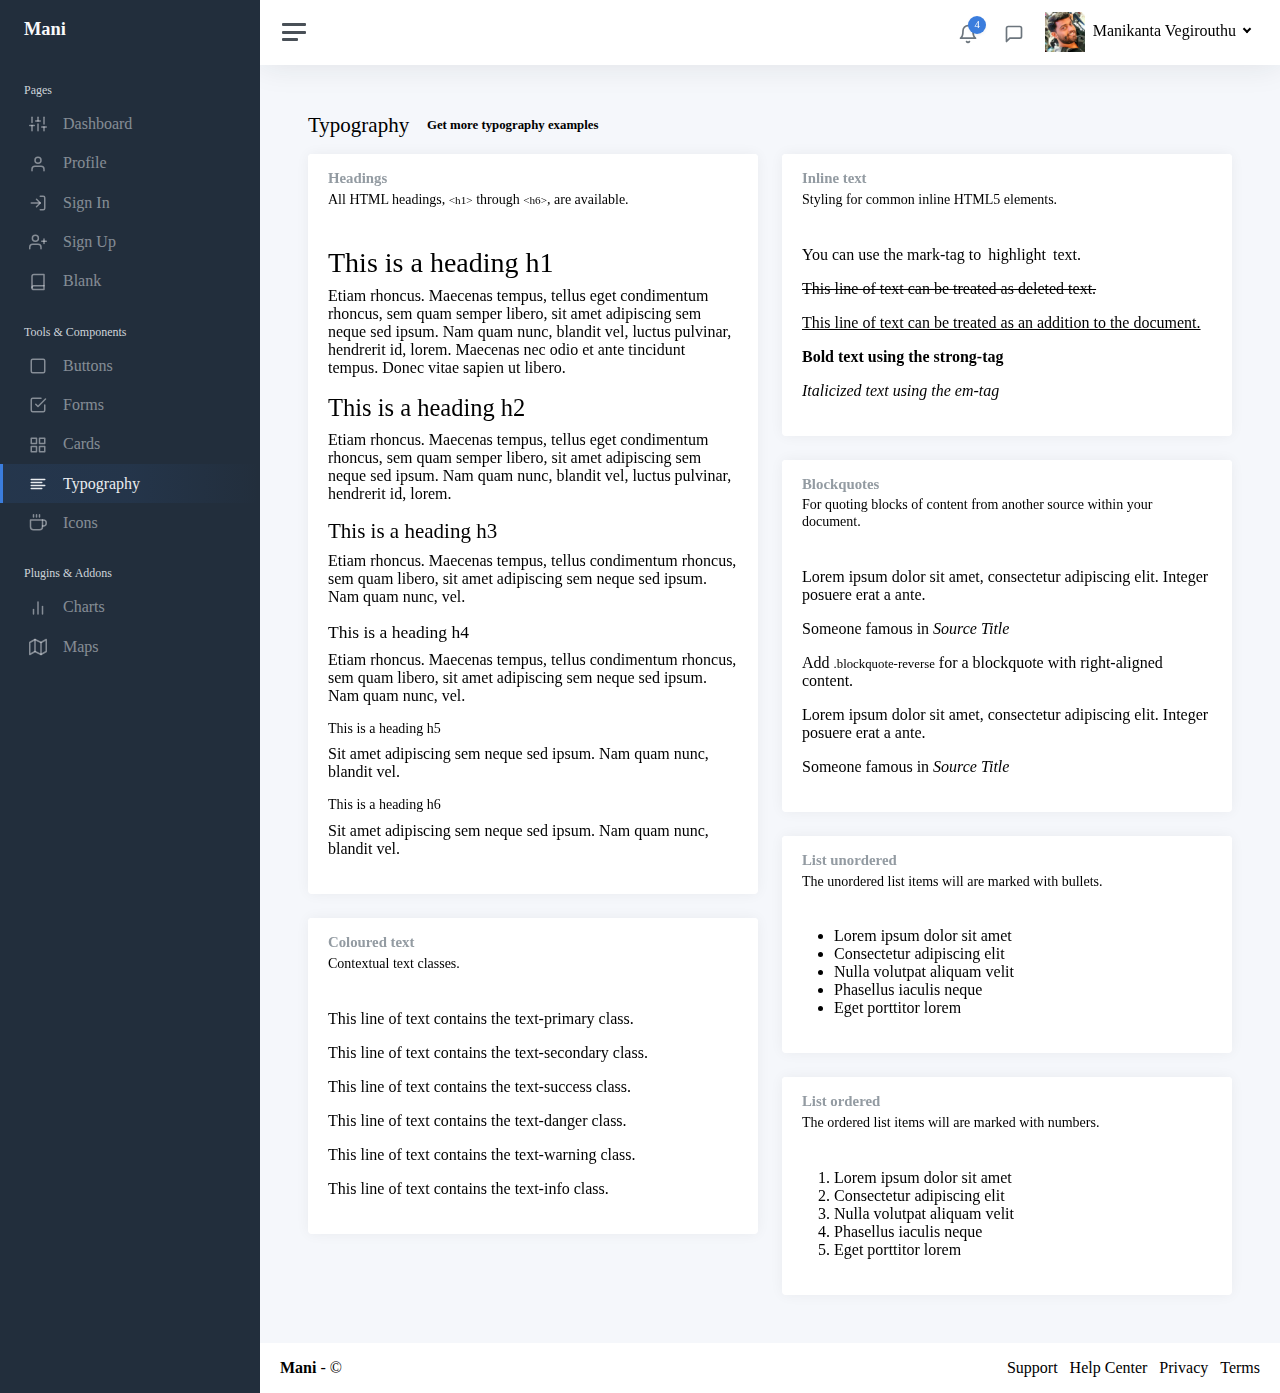
<file: ui-typography.html>
<!DOCTYPE html>
<html lang="en">

<head>
	<meta charset="utf-8">
	<meta http-equiv="X-UA-Compatible" content="IE=edge">
	<meta name="viewport" content="width=device-width, initial-scale=1, shrink-to-fit=no">
	<meta name="description" content="Responsive Admin &amp; Dashboard Template based on Bootstrap 5">
	
	<link rel="preconnect" href="https://fonts.gstatic.com">
	<link rel="shortcut icon" href="img/icons/icon-48x48.png" />

	
	<title>Typography | Mani Demo</title>

	<link href="css/app.css" rel="stylesheet">
	<link href="https://fonts.googleapis.com/css2?family=Inter:wght@300;400;600&display=swap" rel="stylesheet">
</head>

<body>
	<div class="wrapper">
		<nav id="sidebar" class="sidebar js-sidebar">
			<div class="sidebar-content js-simplebar">
				<a class="sidebar-brand" href="index.html">
          <span class="align-middle">Mani</span>
        </a>

				<ul class="sidebar-nav">
					<li class="sidebar-header">
						Pages
					</li>

					<li class="sidebar-item">
						<a class="sidebar-link" href="index.html">
              <i class="align-middle" data-feather="sliders"></i> <span class="align-middle">Dashboard</span>
            </a>
					</li>

					<li class="sidebar-item">
						<a class="sidebar-link" href="pages-profile.html">
              <i class="align-middle" data-feather="user"></i> <span class="align-middle">Profile</span>
            </a>
					</li>

					<li class="sidebar-item">
						<a class="sidebar-link" href="pages-sign-in.html">
              <i class="align-middle" data-feather="log-in"></i> <span class="align-middle">Sign In</span>
            </a>
					</li>

					<li class="sidebar-item">
						<a class="sidebar-link" href="pages-sign-up.html">
              <i class="align-middle" data-feather="user-plus"></i> <span class="align-middle">Sign Up</span>
            </a>
					</li>

					<li class="sidebar-item">
						<a class="sidebar-link" href="pages-blank.html">
              <i class="align-middle" data-feather="book"></i> <span class="align-middle">Blank</span>
            </a>
					</li>

					<li class="sidebar-header">
						Tools & Components
					</li>

					<li class="sidebar-item">
						<a class="sidebar-link" href="ui-buttons.html">
              <i class="align-middle" data-feather="square"></i> <span class="align-middle">Buttons</span>
            </a>
					</li>

					<li class="sidebar-item">
						<a class="sidebar-link" href="ui-forms.html">
              <i class="align-middle" data-feather="check-square"></i> <span class="align-middle">Forms</span>
            </a>
					</li>

					<li class="sidebar-item">
						<a class="sidebar-link" href="ui-cards.html">
              <i class="align-middle" data-feather="grid"></i> <span class="align-middle">Cards</span>
            </a>
					</li>

					<li class="sidebar-item active">
						<a class="sidebar-link" href="ui-typography.html">
              <i class="align-middle" data-feather="align-left"></i> <span class="align-middle">Typography</span>
            </a>
					</li>

					<li class="sidebar-item">
						<a class="sidebar-link" href="icons-feather.html">
              <i class="align-middle" data-feather="coffee"></i> <span class="align-middle">Icons</span>
            </a>
					</li>

					<li class="sidebar-header">
						Plugins & Addons
					</li>

					<li class="sidebar-item">
						<a class="sidebar-link" href="charts-chartjs.html">
              <i class="align-middle" data-feather="bar-chart-2"></i> <span class="align-middle">Charts</span>
            </a>
					</li>

					<li class="sidebar-item">
						<a class="sidebar-link" href="maps-google.html">
              <i class="align-middle" data-feather="map"></i> <span class="align-middle">Maps</span>
            </a>
					</li>
				</ul>

				<div class="sidebar-cta">
					
				</div>
			</div>
		</nav>

		<div class="main">
			<nav class="navbar navbar-expand navbar-light navbar-bg">
				<a class="sidebar-toggle js-sidebar-toggle">
          <i class="hamburger align-self-center"></i>
        </a>

				<div class="navbar-collapse collapse">
					<ul class="navbar-nav navbar-align">
						<li class="nav-item dropdown">
							<a class="nav-icon dropdown-toggle" href="#" id="alertsDropdown" data-bs-toggle="dropdown">
								<div class="position-relative">
									<i class="align-middle" data-feather="bell"></i>
									<span class="indicator">4</span>
								</div>
							</a>
							<div class="dropdown-menu dropdown-menu-lg dropdown-menu-end py-0" aria-labelledby="alertsDropdown">
								<div class="dropdown-menu-header">
									4 New Notifications
								</div>
								<div class="list-group">
									<a href="#" class="list-group-item">
										<div class="row g-0 align-items-center">
											<div class="col-2">
												<i class="text-danger" data-feather="alert-circle"></i>
											</div>
											<div class="col-10">
												<div class="text-dark">Update completed</div>
												<div class="text-muted small mt-1">Restart server 12 to complete the update.</div>
												<div class="text-muted small mt-1">30m ago</div>
											</div>
										</div>
									</a>
									<a href="#" class="list-group-item">
										<div class="row g-0 align-items-center">
											<div class="col-2">
												<i class="text-warning" data-feather="bell"></i>
											</div>
											<div class="col-10">
												<div class="text-dark">Lorem ipsum</div>
												<div class="text-muted small mt-1">Aliquam ex eros, imperdiet vulputate hendrerit et.</div>
												<div class="text-muted small mt-1">2h ago</div>
											</div>
										</div>
									</a>
									<a href="#" class="list-group-item">
										<div class="row g-0 align-items-center">
											<div class="col-2">
												<i class="text-primary" data-feather="home"></i>
											</div>
											<div class="col-10">
												<div class="text-dark">Login from 192.186.1.8</div>
												<div class="text-muted small mt-1">5h ago</div>
											</div>
										</div>
									</a>
									<a href="#" class="list-group-item">
										<div class="row g-0 align-items-center">
											<div class="col-2">
												<i class="text-success" data-feather="user-plus"></i>
											</div>
											<div class="col-10">
												<div class="text-dark">New connection</div>
												<div class="text-muted small mt-1">Christina accepted your request.</div>
												<div class="text-muted small mt-1">14h ago</div>
											</div>
										</div>
									</a>
								</div>
								<div class="dropdown-menu-footer">
									<a href="#" class="text-muted">Show all notifications</a>
								</div>
							</div>
						</li>
						<li class="nav-item dropdown">
							<a class="nav-icon dropdown-toggle" href="#" id="messagesDropdown" data-bs-toggle="dropdown">
								<div class="position-relative">
									<i class="align-middle" data-feather="message-square"></i>
								</div>
							</a>
							<div class="dropdown-menu dropdown-menu-lg dropdown-menu-end py-0" aria-labelledby="messagesDropdown">
								<div class="dropdown-menu-header">
									<div class="position-relative">
										4 New Messages
									</div>
								</div>
								<div class="list-group">
									<a href="#" class="list-group-item">
										<div class="row g-0 align-items-center">
											<div class="col-2">
												<img src="img/avatars/avatar-5.jpg" class="avatar img-fluid rounded-circle" alt="Vanessa Tucker">
											</div>
											<div class="col-10 ps-2">
												<div class="text-dark">Vanessa Tucker</div>
												<div class="text-muted small mt-1">Nam pretium turpis et arcu. Duis arcu tortor.</div>
												<div class="text-muted small mt-1">15m ago</div>
											</div>
										</div>
									</a>
									<a href="#" class="list-group-item">
										<div class="row g-0 align-items-center">
											<div class="col-2">
												<img src="img/avatars/avatar-2.jpg" class="avatar img-fluid rounded-circle" alt="William Harris">
											</div>
											<div class="col-10 ps-2">
												<div class="text-dark">William Harris</div>
												<div class="text-muted small mt-1">Curabitur ligula sapien euismod vitae.</div>
												<div class="text-muted small mt-1">2h ago</div>
											</div>
										</div>
									</a>
									<a href="#" class="list-group-item">
										<div class="row g-0 align-items-center">
											<div class="col-2">
												<img src="img/avatars/avatar-4.jpg" class="avatar img-fluid rounded-circle" alt="Christina Mason">
											</div>
											<div class="col-10 ps-2">
												<div class="text-dark">Christina Mason</div>
												<div class="text-muted small mt-1">Pellentesque auctor neque nec urna.</div>
												<div class="text-muted small mt-1">4h ago</div>
											</div>
										</div>
									</a>
									<a href="#" class="list-group-item">
										<div class="row g-0 align-items-center">
											<div class="col-2">
												<img src="img/avatars/avatar-3.jpg" class="avatar img-fluid rounded-circle" alt="Sharon Lessman">
											</div>
											<div class="col-10 ps-2">
												<div class="text-dark">Sharon Lessman</div>
												<div class="text-muted small mt-1">Aenean tellus metus, bibendum sed, posuere ac, mattis non.</div>
												<div class="text-muted small mt-1">5h ago</div>
											</div>
										</div>
									</a>
								</div>
								<div class="dropdown-menu-footer">
									<a href="#" class="text-muted">Show all messages</a>
								</div>
							</div>
						</li>
						<li class="nav-item dropdown">
							<a class="nav-icon dropdown-toggle d-inline-block d-sm-none" href="#" data-bs-toggle="dropdown">
                <i class="align-middle" data-feather="settings"></i>
              </a>

							<a class="nav-link dropdown-toggle d-none d-sm-inline-block" href="#" data-bs-toggle="dropdown">
                <img src="img/avatars/avatar-4.jpg" class="avatar img-fluid rounded me-1" alt="Manikanta Vegirouthu" /> <span class="text-dark">Manikanta Vegirouthu</span>
              </a>
							<div class="dropdown-menu dropdown-menu-end">
								<a class="dropdown-item" href="pages-profile.html"><i class="align-middle me-1" data-feather="user"></i> Profile</a>
								<a class="dropdown-item" href="#"><i class="align-middle me-1" data-feather="pie-chart"></i> Analytics</a>
								<div class="dropdown-divider"></div>
								<a class="dropdown-item" href="index.html"><i class="align-middle me-1" data-feather="settings"></i> Settings & Privacy</a>
								<a class="dropdown-item" href="#"><i class="align-middle me-1" data-feather="help-circle"></i> Help Center</a>
								<div class="dropdown-divider"></div>
								<a class="dropdown-item" href="#">Log out</a>
							</div>
						</li>
					</ul>
				</div>
			</nav>

			<main class="content">
				<div class="container-fluid p-0">

					<div class="mb-3">
						<h1 class="h3 d-inline align-middle">Typography</h1>
						<a class="badge bg-dark text-white ms-2" href="upgrade-to-pro.html">
      Get more typography examples
  </a>
					</div>
					<div class="row">
						<div class="col-12 col-lg-6">
							<div class="card">
								<div class="card-header">
									<h5 class="card-title">Headings</h5>
									<h6 class="card-subtitle text-muted">All HTML headings, <code>&lt;h1&gt;</code> through <code>&lt;h6&gt;</code>, are available.</h6>
								</div>
								<div class="card-body">
									<h1>This is a heading h1</h1>
									<p class="text-muted">Etiam rhoncus. Maecenas tempus, tellus eget condimentum rhoncus, sem quam semper libero, sit amet adipiscing sem neque sed ipsum. Nam quam nunc, blandit
										vel, luctus pulvinar, hendrerit id, lorem. Maecenas nec odio et ante tincidunt tempus. Donec vitae sapien ut libero.</p>
									<h2>This is a heading h2</h2>
									<p class="text-muted">Etiam rhoncus. Maecenas tempus, tellus eget condimentum rhoncus, sem quam semper libero, sit amet adipiscing sem neque sed ipsum. Nam quam nunc, blandit
										vel, luctus pulvinar, hendrerit id, lorem.</p>
									<h3>This is a heading h3</h3>
									<p class="text-muted">Etiam rhoncus. Maecenas tempus, tellus condimentum rhoncus, sem quam libero, sit amet adipiscing sem neque sed ipsum. Nam quam nunc, vel.</p>
									<h4>This is a heading h4</h4>
									<p class="text-muted">Etiam rhoncus. Maecenas tempus, tellus condimentum rhoncus, sem quam libero, sit amet adipiscing sem neque sed ipsum. Nam quam nunc, vel.</p>
									<h5>This is a heading h5</h5>
									<p class="text-muted">Sit amet adipiscing sem neque sed ipsum. Nam quam nunc, blandit vel.</p>
									<h6>This is a heading h6</h6>
									<p class="text-muted">Sit amet adipiscing sem neque sed ipsum. Nam quam nunc, blandit vel.</p>
								</div>
							</div>

							<div class="card">
								<div class="card-header">
									<h5 class="card-title">Coloured text</h5>
									<h6 class="card-subtitle text-muted">Contextual text classes.</h6>
								</div>
								<div class="card-body">
									<p class="text-primary">This line of text contains the text-primary class.</p>
									<p class="text-secondary">This line of text contains the text-secondary class.</p>
									<p class="text-success">This line of text contains the text-success class.</p>
									<p class="text-danger">This line of text contains the text-danger class.</p>
									<p class="text-warning">This line of text contains the text-warning class.</p>
									<p class="text-info">This line of text contains the text-info class.</p>
								</div>
							</div>
						</div>
						<div class="col-12 col-lg-6">
							<div class="card">
								<div class="card-header">
									<h5 class="card-title">Inline text</h5>
									<h6 class="card-subtitle text-muted">Styling for common inline HTML5 elements.</h6>
								</div>
								<div class="card-body">
									<p>You can use the mark-tag to <mark>highlight</mark> text.</p>
									<p><del>This line of text can be treated as deleted text.</del></p>
									<p><ins>This line of text can be treated as an addition to the document.</ins></p>
									<p><strong>Bold text using the strong-tag</strong></p>
									<p><em>Italicized text using the em-tag</em></p>
								</div>
							</div>

							<div class="card">
								<div class="card-header">
									<h5 class="card-title">Blockquotes</h5>
									<h6 class="card-subtitle text-muted">For quoting blocks of content from another source within your document.</h6>
								</div>
								<div class="card-body">
									<blockquote>
										<p>
											Lorem ipsum dolor sit amet, consectetur adipiscing elit. Integer posuere erat a ante.
										</p>
										<footer>
											Someone famous in <cite title="Source Title">Source Title</cite>
										</footer>
									</blockquote>
									<p class="text-muted m-b-15 m-t-20">
										Add <code>.blockquote-reverse</code> for a blockquote with right-aligned content.
									</p>
									<blockquote class="blockquote-reverse m-b-0">
										<p>
											Lorem ipsum dolor sit amet, consectetur adipiscing elit. Integer posuere erat a ante.
										</p>
										<footer>
											Someone famous in <cite title="Source Title">Source Title</cite>
										</footer>
									</blockquote>
								</div>
							</div>

							<div class="card">
								<div class="card-header">
									<h5 class="card-title">List unordered</h5>
									<h6 class="card-subtitle text-muted">The unordered list items will are marked with bullets.</h6>
								</div>
								<div class="card-body">
									<ul>
										<li>
											Lorem ipsum dolor sit amet
										</li>
										<li>
											Consectetur adipiscing elit
										</li>
										<li>
											Nulla volutpat aliquam velit
										</li>
										<li>
											Phasellus iaculis neque
										</li>
										<li>
											Eget porttitor lorem
										</li>
									</ul>
								</div>
							</div>

							<div class="card">
								<div class="card-header">
									<h5 class="card-title">List ordered</h5>
									<h6 class="card-subtitle text-muted">The ordered list items will are marked with numbers.</h6>
								</div>
								<div class="card-body">
									<ol>
										<li>
											Lorem ipsum dolor sit amet
										</li>
										<li>
											Consectetur adipiscing elit
										</li>
										<li>
											Nulla volutpat aliquam velit
										</li>
										<li>
											Phasellus iaculis neque
										</li>
										<li>
											Eget porttitor lorem
										</li>
									</ol>
								</div>
							</div>
						</div>
					</div>

				</div>
			</main>

			<footer class="footer">
				<div class="container-fluid">
					<div class="row text-muted">
						<div class="col-6 text-start">
							<p class="mb-0">
								<a class="text-muted" href="#" target="_blank"><strong>Mani</strong></a> - <a class="text-muted" href="#" target="_blank"><strong></strong></a>								&copy;
							</p>
						</div>
						<div class="col-6 text-end">
							<ul class="list-inline">
								<li class="list-inline-item">
									<a class="text-muted" href="#" target="_blank">Support</a>
								</li>
								<li class="list-inline-item">
									<a class="text-muted" href="#" target="_blank">Help Center</a>
								</li>
								<li class="list-inline-item">
									<a class="text-muted" href="#" target="_blank">Privacy</a>
								</li>
								<li class="list-inline-item">
									<a class="text-muted" href="#" target="_blank">Terms</a>
								</li>
							</ul>
						</div>
					</div>
				</div>
			</footer>
		</div>
	</div>

	<script src="js/app.js"></script>

</body>

</html>
</file>
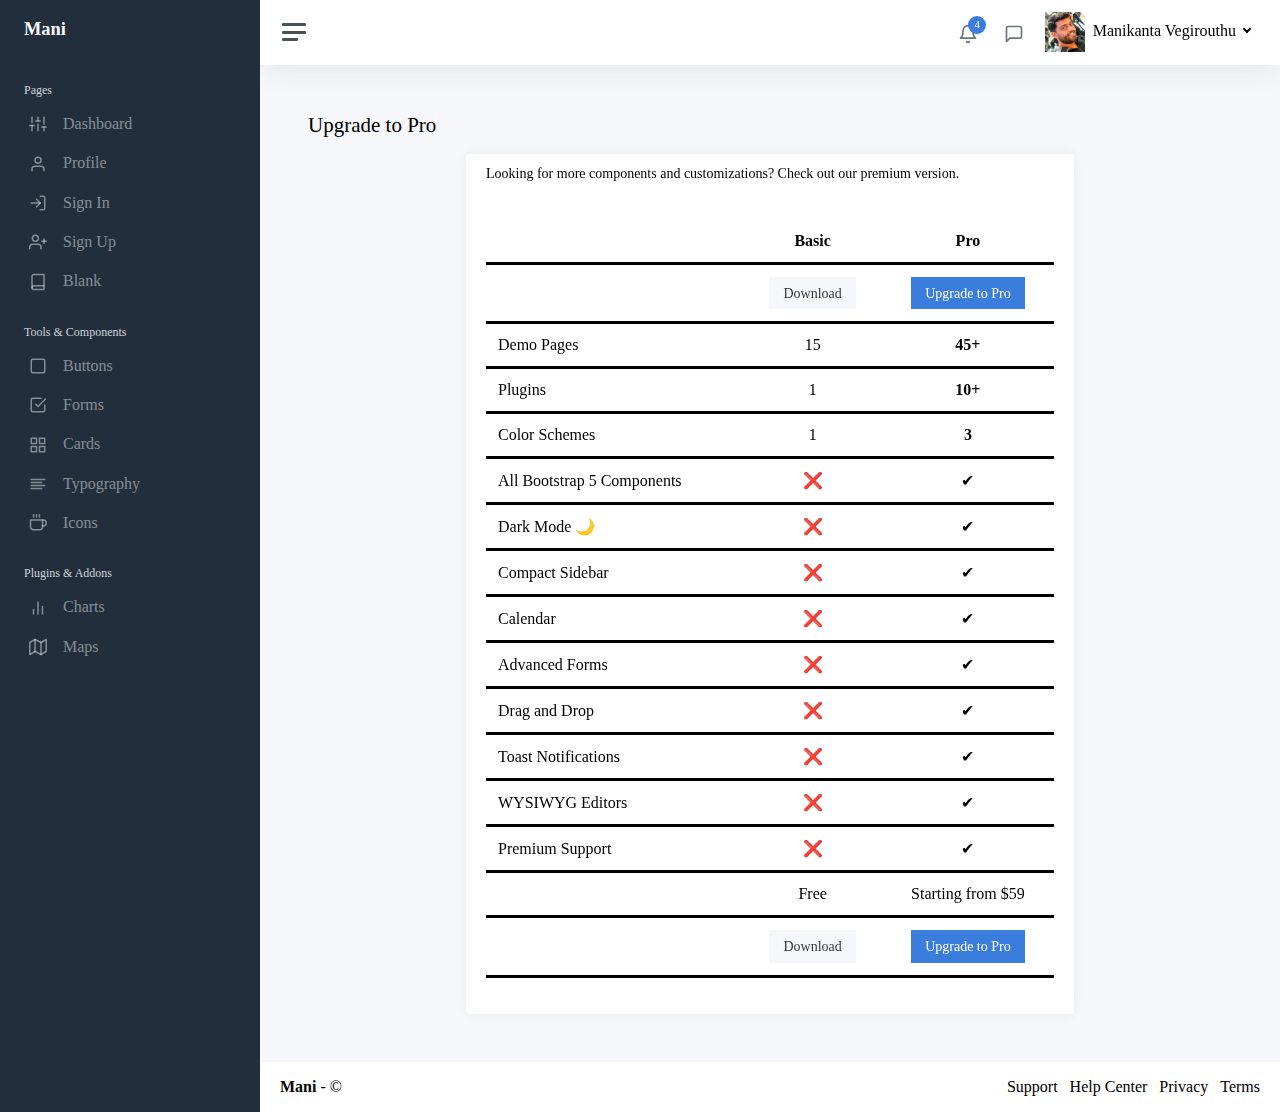
<file: upgrade-to-pro.html>
<!DOCTYPE html>
<html lang="en">

<head>
	<meta charset="utf-8">
	<meta http-equiv="X-UA-Compatible" content="IE=edge">
	<meta name="viewport" content="width=device-width, initial-scale=1, shrink-to-fit=no">
	<meta name="description" content="Responsive Admin &amp; Dashboard Template based on Bootstrap 5">
	
	<link rel="preconnect" href="https://fonts.gstatic.com">
	<link rel="shortcut icon" href="img/icons/icon-48x48.png" />

	

	<title>Upgrade to Pro | Mani Demo</title>

	<link href="css/app.css" rel="stylesheet">
	<link href="https://fonts.googleapis.com/css2?family=Inter:wght@300;400;600&display=swap" rel="stylesheet">
</head>

<body>
	<div class="wrapper">
		<nav id="sidebar" class="sidebar js-sidebar">
			<div class="sidebar-content js-simplebar">
				<a class="sidebar-brand" href="index.html">
          <span class="align-middle">Mani</span>
        </a>

				<ul class="sidebar-nav">
					<li class="sidebar-header">
						Pages
					</li>

					<li class="sidebar-item">
						<a class="sidebar-link" href="index.html">
              <i class="align-middle" data-feather="sliders"></i> <span class="align-middle">Dashboard</span>
            </a>
					</li>

					<li class="sidebar-item">
						<a class="sidebar-link" href="pages-profile.html">
              <i class="align-middle" data-feather="user"></i> <span class="align-middle">Profile</span>
            </a>
					</li>

					<li class="sidebar-item">
						<a class="sidebar-link" href="pages-sign-in.html">
              <i class="align-middle" data-feather="log-in"></i> <span class="align-middle">Sign In</span>
            </a>
					</li>

					<li class="sidebar-item">
						<a class="sidebar-link" href="pages-sign-up.html">
              <i class="align-middle" data-feather="user-plus"></i> <span class="align-middle">Sign Up</span>
            </a>
					</li>

					<li class="sidebar-item">
						<a class="sidebar-link" href="pages-blank.html">
              <i class="align-middle" data-feather="book"></i> <span class="align-middle">Blank</span>
            </a>
					</li>

					<li class="sidebar-header">
						Tools & Components
					</li>

					<li class="sidebar-item">
						<a class="sidebar-link" href="ui-buttons.html">
              <i class="align-middle" data-feather="square"></i> <span class="align-middle">Buttons</span>
            </a>
					</li>

					<li class="sidebar-item">
						<a class="sidebar-link" href="ui-forms.html">
              <i class="align-middle" data-feather="check-square"></i> <span class="align-middle">Forms</span>
            </a>
					</li>

					<li class="sidebar-item">
						<a class="sidebar-link" href="ui-cards.html">
              <i class="align-middle" data-feather="grid"></i> <span class="align-middle">Cards</span>
            </a>
					</li>

					<li class="sidebar-item">
						<a class="sidebar-link" href="ui-typography.html">
              <i class="align-middle" data-feather="align-left"></i> <span class="align-middle">Typography</span>
            </a>
					</li>

					<li class="sidebar-item">
						<a class="sidebar-link" href="icons-feather.html">
              <i class="align-middle" data-feather="coffee"></i> <span class="align-middle">Icons</span>
            </a>
					</li>

					<li class="sidebar-header">
						Plugins & Addons
					</li>

					<li class="sidebar-item">
						<a class="sidebar-link" href="charts-chartjs.html">
              <i class="align-middle" data-feather="bar-chart-2"></i> <span class="align-middle">Charts</span>
            </a>
					</li>

					<li class="sidebar-item">
						<a class="sidebar-link" href="maps-google.html">
              <i class="align-middle" data-feather="map"></i> <span class="align-middle">Maps</span>
            </a>
					</li>
				</ul>

				
			</div>
		</nav>

		<div class="main">
			<nav class="navbar navbar-expand navbar-light navbar-bg">
				<a class="sidebar-toggle js-sidebar-toggle">
          <i class="hamburger align-self-center"></i>
        </a>

				<div class="navbar-collapse collapse">
					<ul class="navbar-nav navbar-align">
						<li class="nav-item dropdown">
							<a class="nav-icon dropdown-toggle" href="#" id="alertsDropdown" data-bs-toggle="dropdown">
								<div class="position-relative">
									<i class="align-middle" data-feather="bell"></i>
									<span class="indicator">4</span>
								</div>
							</a>
							<div class="dropdown-menu dropdown-menu-lg dropdown-menu-end py-0" aria-labelledby="alertsDropdown">
								<div class="dropdown-menu-header">
									4 New Notifications
								</div>
								<div class="list-group">
									<a href="#" class="list-group-item">
										<div class="row g-0 align-items-center">
											<div class="col-2">
												<i class="text-danger" data-feather="alert-circle"></i>
											</div>
											<div class="col-10">
												<div class="text-dark">Update completed</div>
												<div class="text-muted small mt-1">Restart server 12 to complete the update.</div>
												<div class="text-muted small mt-1">30m ago</div>
											</div>
										</div>
									</a>
									<a href="#" class="list-group-item">
										<div class="row g-0 align-items-center">
											<div class="col-2">
												<i class="text-warning" data-feather="bell"></i>
											</div>
											<div class="col-10">
												<div class="text-dark">Lorem ipsum</div>
												<div class="text-muted small mt-1">Aliquam ex eros, imperdiet vulputate hendrerit et.</div>
												<div class="text-muted small mt-1">2h ago</div>
											</div>
										</div>
									</a>
									<a href="#" class="list-group-item">
										<div class="row g-0 align-items-center">
											<div class="col-2">
												<i class="text-primary" data-feather="home"></i>
											</div>
											<div class="col-10">
												<div class="text-dark">Login from 192.186.1.8</div>
												<div class="text-muted small mt-1">5h ago</div>
											</div>
										</div>
									</a>
									<a href="#" class="list-group-item">
										<div class="row g-0 align-items-center">
											<div class="col-2">
												<i class="text-success" data-feather="user-plus"></i>
											</div>
											<div class="col-10">
												<div class="text-dark">New connection</div>
												<div class="text-muted small mt-1">Christina accepted your request.</div>
												<div class="text-muted small mt-1">14h ago</div>
											</div>
										</div>
									</a>
								</div>
								<div class="dropdown-menu-footer">
									<a href="#" class="text-muted">Show all notifications</a>
								</div>
							</div>
						</li>
						<li class="nav-item dropdown">
							<a class="nav-icon dropdown-toggle" href="#" id="messagesDropdown" data-bs-toggle="dropdown">
								<div class="position-relative">
									<i class="align-middle" data-feather="message-square"></i>
								</div>
							</a>
							<div class="dropdown-menu dropdown-menu-lg dropdown-menu-end py-0" aria-labelledby="messagesDropdown">
								<div class="dropdown-menu-header">
									<div class="position-relative">
										4 New Messages
									</div>
								</div>
								<div class="list-group">
									<a href="#" class="list-group-item">
										<div class="row g-0 align-items-center">
											<div class="col-2">
												<img src="img/avatars/avatar-5.jpg" class="avatar img-fluid rounded-circle" alt="Vanessa Tucker">
											</div>
											<div class="col-10 ps-2">
												<div class="text-dark">Vanessa Tucker</div>
												<div class="text-muted small mt-1">Nam pretium turpis et arcu. Duis arcu tortor.</div>
												<div class="text-muted small mt-1">15m ago</div>
											</div>
										</div>
									</a>
									<a href="#" class="list-group-item">
										<div class="row g-0 align-items-center">
											<div class="col-2">
												<img src="img/avatars/avatar-2.jpg" class="avatar img-fluid rounded-circle" alt="William Harris">
											</div>
											<div class="col-10 ps-2">
												<div class="text-dark">William Harris</div>
												<div class="text-muted small mt-1">Curabitur ligula sapien euismod vitae.</div>
												<div class="text-muted small mt-1">2h ago</div>
											</div>
										</div>
									</a>
									<a href="#" class="list-group-item">
										<div class="row g-0 align-items-center">
											<div class="col-2">
												<img src="img/avatars/avatar-4.jpg" class="avatar img-fluid rounded-circle" alt="Christina Mason">
											</div>
											<div class="col-10 ps-2">
												<div class="text-dark">Christina Mason</div>
												<div class="text-muted small mt-1">Pellentesque auctor neque nec urna.</div>
												<div class="text-muted small mt-1">4h ago</div>
											</div>
										</div>
									</a>
									<a href="#" class="list-group-item">
										<div class="row g-0 align-items-center">
											<div class="col-2">
												<img src="img/avatars/avatar-3.jpg" class="avatar img-fluid rounded-circle" alt="Sharon Lessman">
											</div>
											<div class="col-10 ps-2">
												<div class="text-dark">Sharon Lessman</div>
												<div class="text-muted small mt-1">Aenean tellus metus, bibendum sed, posuere ac, mattis non.</div>
												<div class="text-muted small mt-1">5h ago</div>
											</div>
										</div>
									</a>
								</div>
								<div class="dropdown-menu-footer">
									<a href="#" class="text-muted">Show all messages</a>
								</div>
							</div>
						</li>
						<li class="nav-item dropdown">
							<a class="nav-icon dropdown-toggle d-inline-block d-sm-none" href="#" data-bs-toggle="dropdown">
                <i class="align-middle" data-feather="settings"></i>
              </a>

							<a class="nav-link dropdown-toggle d-none d-sm-inline-block" href="#" data-bs-toggle="dropdown">
                <img src="img/avatars/avatar-4.jpg" class="avatar img-fluid rounded me-1" alt="Manikanta Vegirouthu" /> <span class="text-dark">Manikanta Vegirouthu</span>
              </a>
							<div class="dropdown-menu dropdown-menu-end">
								<a class="dropdown-item" href="pages-profile.html"><i class="align-middle me-1" data-feather="user"></i> Profile</a>
								<a class="dropdown-item" href="#"><i class="align-middle me-1" data-feather="pie-chart"></i> Analytics</a>
								<div class="dropdown-divider"></div>
								<a class="dropdown-item" href="index.html"><i class="align-middle me-1" data-feather="settings"></i> Settings & Privacy</a>
								<a class="dropdown-item" href="#"><i class="align-middle me-1" data-feather="help-circle"></i> Help Center</a>
								<div class="dropdown-divider"></div>
								<a class="dropdown-item" href="#">Log out</a>
							</div>
						</li>
					</ul>
				</div>
			</nav>

			<main class="content">
				<div class="container-fluid p-0">

					<h1 class="h3 mb-3">Upgrade to Pro</h1>

					<div class="row">
						<div class="col-12 col-md-11 col-lg-10 col-xl-8 col-xxl-6 mx-auto">
							<div class="card">
							
								<div class="card-header">
									
									<h6 class="card-subtitle text-muted">Looking for more components and customizations? Check out our premium version. </h6>
								</div>
								<div class="card-body">
									<div class="table-responsive table-upgrade">
										<table class="table">
											<thead>
												<tr>
													<th></th>
													<th class="text-center">Basic</th>
													<th class="text-center">Pro</th>
												</tr>
											</thead>
											<tbody>
												<tr>
													<td class="text-center"></td>
													<td class="text-center">
														<a target="_blank" href="#" class="btn btn-light">Download</a>
													</td>
													<td class="text-center">
														<a target="_blank" href="#pricing" class="btn btn-primary">Upgrade to Pro</a>
													</td>
												</tr>
												<tr>
													<td>Demo Pages</td>
													<td class="text-center">15</td>
													<td class="text-center"><strong>45+</strong></td>
												</tr>
												<tr>
													<td>Plugins</td>
													<td class="text-center">1</td>
													<td class="text-center"><strong>10+</strong></td>
												</tr>
												<tr>
													<td>Color Schemes</td>
													<td class="text-center">1</td>
													<td class="text-center"><strong>3</strong></td>
												</tr>
												<tr>
													<td>All Bootstrap 5 Components</td>
													<td class="text-center"><span role="img" aria-label="no">❌</span></td>
													<td class="text-center"><span role="img" aria-label="yes">✔</span></td>
												</tr>
												<tr>
													<td>Dark Mode 🌙</td>
													<td class="text-center"><span role="img" aria-label="no">❌</span></td>
													<td class="text-center"><span role="img" aria-label="yes">✔</span></td>
												</tr>
												<tr>
													<td>Compact Sidebar</td>
													<td class="text-center"><span role="img" aria-label="no">❌</span></td>
													<td class="text-center"><span role="img" aria-label="yes">✔</span></td>
												</tr>
												<tr>
													<td>Calendar</td>
													<td class="text-center"><span role="img" aria-label="no">❌</span></td>
													<td class="text-center"><span role="img" aria-label="yes">✔</span></td>
												</tr>
												<tr>
													<td>Advanced Forms</td>
													<td class="text-center"><span role="img" aria-label="no">❌</span></td>
													<td class="text-center"><span role="img" aria-label="yes">✔</span></td>
												</tr>
												<tr>
													<td>Drag and Drop</td>
													<td class="text-center"><span role="img" aria-label="no">❌</span></td>
													<td class="text-center"><span role="img" aria-label="yes">✔</span></td>
												</tr>
												<tr>
													<td>Toast Notifications</td>
													<td class="text-center"><span role="img" aria-label="no">❌</span></td>
													<td class="text-center"><span role="img" aria-label="yes">✔</span></td>
												</tr>
												<tr>
													<td>WYSIWYG Editors</td>
													<td class="text-center"><span role="img" aria-label="no">❌</span></td>
													<td class="text-center"><span role="img" aria-label="yes">✔</span></td>
												</tr>
												<tr>
													<td>Premium Support</td>
													<td class="text-center"><span role="img" aria-label="no">❌</span></td>
													<td class="text-center"><span role="img" aria-label="yes">✔</span></td>
												</tr>
												<tr>
													<td></td>
													<td class="text-center">Free</td>
													<td class="text-center">Starting from $59</td>
												</tr>
												<tr>
													<td class="text-center"></td>
													<td class="text-center">
														<a target="_blank" href="#" class="btn btn-light">Download</a>
													</td>
													<td class="text-center">
														<a target="_blank" href="#pricing" class="btn btn-primary">Upgrade to Pro</a>
													</td>
												</tr>
											</tbody>
										</table>
									</div>
								</div>
							</div>
						</div>
					</div>
				</div>
			</main>

			<footer class="footer">
				<div class="container-fluid">
					<div class="row text-muted">
						<div class="col-6 text-start">
							<p class="mb-0">
								<a class="text-muted" href="#" target="_blank"><strong>Mani</strong></a> - <a class="text-muted" href="#" target="_blank"><strong></strong></a>								&copy;
							</p>
						</div>
						<div class="col-6 text-end">
							<ul class="list-inline">
								<li class="list-inline-item">
									<a class="text-muted" href="#" target="_blank">Support</a>
								</li>
								<li class="list-inline-item">
									<a class="text-muted" href="#" target="_blank">Help Center</a>
								</li>
								<li class="list-inline-item">
									<a class="text-muted" href="#" target="_blank">Privacy</a>
								</li>
								<li class="list-inline-item">
									<a class="text-muted" href="#" target="_blank">Terms</a>
								</li>
							</ul>
						</div>
					</div>
				</div>
			</footer>
		</div>
	</div>

	<script src="js/app.js"></script>

</body>

</html>
</file>
<file: css/app.css>
*/:root,[data-bs-theme=light]{--bs-blue:#3b7ddd;--bs-indigo:#0a0a0a;--bs-purple:#6f42c1;--bs-pink:#e83e8c;--bs-red:#dc3545;--bs-orange:#fd7e14;--bs-yellow:#fcb92c;--bs-green:#1cbb8c;--bs-teal:#20c997;--bs-cyan:#17a2b8;--bs-black:#000;--bs-white:#fff;--bs-gray:#6c757d;--bs-gray-dark:#343a40;--bs-gray-100:#f8f9fa;--bs-gray-200:#e9ecef;--bs-gray-300:#dee2e6;--bs-gray-400:#ced4da;--bs-gray-500:#adb5bd;--bs-gray-600:#6c757d;--bs-gray-700:#495057;--bs-gray-800:#343a40;--bs-gray-900:#212529;--bs-primary:#3b7ddd;--bs-secondary:#6c757d;--bs-success:#1cbb8c;--bs-info:#17a2b8;--bs-warning:#fcb92c;--bs-danger:#dc3545;--bs-light:#f5f7fb;--bs-dark:#212529;--bs-primary-rgb:59,125,221;--bs-secondary-rgb:108,117,125;--bs-success-rgb:28,187,140;--bs-info-rgb:23,162,184;--bs-warning-rgb:252,185,44;--bs-danger-rgb:220,53,69;--bs-light-rgb:245,247,251;--bs-dark-rgb:33,37,41;--bs-primary-text-emphasis:#183258;--bs-secondary-text-emphasis:#2b2f32;--bs-success-text-emphasis:#0b4b38;--bs-info-text-emphasis:#09414a;--bs-warning-text-emphasis:#654a12;--bs-danger-text-emphasis:#58151c;--bs-light-text-emphasis:#495057;--bs-dark-text-emphasis:#495057;--bs-primary-bg-subtle:#d8e5f8;--bs-secondary-bg-subtle:#e2e3e5;--bs-success-bg-subtle:#d2f1e8;--bs-info-bg-subtle:#d1ecf1;--bs-warning-bg-subtle:#fef1d5;--bs-danger-bg-subtle:#f8d7da;--bs-light-bg-subtle:#fcfcfd;--bs-dark-bg-subtle:#ced4da;--bs-primary-border-subtle:#b1cbf1;--bs-secondary-border-subtle:#c4c8cb;--bs-success-border-subtle:#a4e4d1;--bs-info-border-subtle:#a2dae3;--bs-warning-border-subtle:#fee3ab;--bs-danger-border-subtle:#f1aeb5;--bs-light-border-subtle:#e9ecef;--bs-dark-border-subtle:#adb5bd;--bs-white-rgb:255,255,255;--bs-black-rgb:0,0,0;--bs-font-sans-serif:"Inter","Helvetica Neue",Arial,-apple-system,BlinkMacSystemFont,"Segoe UI",Roboto,"Noto Sans",sans-serif,"Apple Color Emoji","Segoe UI Emoji","Segoe UI Symbol","Noto Color Emoji";--bs-font-monospace:SFMono-Regular,Menlo,Monaco,Consolas,"Liberation Mono","Courier New",monospace;--bs-gradient:linear-gradient(180deg,hsla(0,0%,100%,.15),hsla(0,0%,100%,0));--bs-body-font-family:var(--bs-font-sans-serif);--bs-body-font-size:0.875rem;--bs-body-font-weight:400;--bs-body-line-height:1.5;--bs-body-color:#495057;--bs-body-color-rgb:73,80,87;--bs-body-bg:#f5f7fb;--bs-body-bg-rgb:245,247,251;--bs-emphasis-color:#000;--bs-emphasis-color-rgb:0,0,0;--bs-secondary-color:rgba(73,80,87,.75);--bs-secondary-color-rgb:73,80,87;--bs-secondary-bg:#e9ecef;--bs-secondary-bg-rgb:233,236,239;--bs-tertiary-color:rgba(73,80,87,.5);--bs-tertiary-color-rgb:73,80,87;--bs-tertiary-bg:#f8f9fa;--bs-tertiary-bg-rgb:248,249,250;--bs-heading-color:#000;--bs-link-color:#3b7ddd;--bs-link-color-rgb:59,125,221;--bs-link-decoration:none;--bs-link-hover-color:#2f64b1;--bs-link-hover-color-rgb:47,100,177;--bs-link-hover-decoration:underline;--bs-code-color:#e83e8c;--bs-highlight-bg:#fef1d5;--bs-border-width:1px;--bs-border-style:solid;--bs-border-color:#dee2e6;--bs-border-color-translucent:rgba(0,0,0,.175);--bs-border-radius:0.2rem;--bs-border-radius-sm:0.1rem;--bs-border-radius-lg:0.3rem;--bs-border-radius-xl:1rem;--bs-border-radius-xxl:2rem;--bs-border-radius-2xl:var(--bs-border-radius-xxl);--bs-border-radius-pill:50rem;--bs-box-shadow:0 0.1rem 0.2rem rgba(0,0,0,.05);--bs-box-shadow-sm:0 0.05rem 0.2rem rgba(0,0,0,.05);--bs-box-shadow-lg:0 0.2rem 0.2rem rgba(0,0,0,.05);--bs-box-shadow-inset:inset 0 1px 2px rgba(0,0,0,.075);--bs-focus-ring-width:0.25rem;--bs-focus-ring-opacity:0.25;--bs-focus-ring-color:rgba(59,125,221,.25);--bs-form-valid-color:#1cbb8c;--bs-form-valid-border-color:#1cbb8c;--bs-form-invalid-color:#dc3545;--bs-form-invalid-border-color:#dc3545}*,:after,:before{box-sizing:border-box}@media(prefers-reduced-motion:no-preference){:root{scroll-behavior:smooth}}body{-webkit-text-size-adjust:100%;-webkit-tap-highlight-color:rgba(0,0,0,0);background-color:var(--bs-body-bg);color:var(--bs-body-color);font-family:var(--bs-body-font-family);font-size:var(--bs-body-font-size);font-weight:var(--bs-body-font-weight);line-height:var(--bs-body-line-height);margin:0;text-align:var(--bs-body-text-align)}hr{border:0;border-top:var(--bs-border-width) solid;color:inherit;margin:1rem 0;opacity:.25}.h1,.h2,.h3,.h4,.h5,.h6,h1,h2,h3,h4,h5,h6{color:var(--bs-heading-color);font-weight:400;line-height:1.2;margin-bottom:.5rem;margin-top:0}.h1,h1{font-size:1.75rem}.h2,h2{font-size:1.53125rem}.h3,h3{font-size:1.3125rem}.h4,h4{font-size:1.09375rem}.h5,.h6,h5,h6{font-size:.875rem}p{margin-bottom:1rem;margin-top:0}abbr[title]{cursor:help;-webkit-text-decoration:underline dotted;text-decoration:underline dotted;-webkit-text-decoration-skip-ink:none;text-decoration-skip-ink:none}address{font-style:normal;line-height:inherit;margin-bottom:1rem}ol,ul{padding-left:2rem}dl,ol,ul{margin-bottom:1rem;margin-top:0}ol ol,ol ul,ul ol,ul ul{margin-bottom:0}dt{font-weight:600}dd{margin-bottom:.5rem;margin-left:0}blockquote{margin:0 0 1rem}b,strong{font-weight:bolder}.small,small{font-size:80%}.mark,mark{background-color:var(--bs-highlight-bg);padding:.1875em}sub,sup{font-size:.75em;line-height:0;position:relative;vertical-align:baseline}sub{bottom:-.25em}sup{top:-.5em}a{color:rgba(var(--bs-link-color-rgb),var(--bs-link-opacity,1));text-decoration:none}a:hover{--bs-link-color-rgb:var(--bs-link-hover-color-rgb);text-decoration:underline}a:not([href]):not([class]),a:not([href]):not([class]):hover{color:inherit;text-decoration:none}code,kbd,pre,samp{font-family:var(--bs-font-monospace);font-size:1em}pre{display:block;font-size:80%;margin-bottom:1rem;margin-top:0;overflow:auto}pre code{color:inherit;font-size:inherit;word-break:normal}code{word-wrap:break-word;color:var(--bs-code-color);font-size:80%}a>code{color:inherit}kbd{background-color:var(--bs-body-color);border-radius:.1rem;color:var(--bs-body-bg);font-size:80%;padding:.1875rem .375rem}kbd kbd{font-size:1em;padding:0}figure{margin:0 0 1rem}img,svg{vertical-align:middle}table{border-collapse:collapse;caption-side:bottom}caption{color:var(--bs-secondary-color);padding-bottom:.75rem;padding-top:.75rem;text-align:left}th{text-align:inherit;text-align:-webkit-match-parent}tbody,td,tfoot,th,thead,tr{border:0 solid;border-color:inherit}label{display:inline-block}button{border-radius:0}button:focus:not(:focus-visible){outline:0}button,input,optgroup,select,textarea{font-family:inherit;font-size:inherit;line-height:inherit;margin:0}button,select{text-transform:none}[role=button]{cursor:pointer}select{word-wrap:normal}select:disabled{opacity:1}[list]:not([type=date]):not([type=datetime-local]):not([type=month]):not([type=week]):not([type=time])::-webkit-calendar-picker-indicator{display:none!important}[type=button],[type=reset],[type=submit],button{-webkit-appearance:button}[type=button]:not(:disabled),[type=reset]:not(:disabled),[type=submit]:not(:disabled),button:not(:disabled){cursor:pointer}::-moz-focus-inner{border-style:none;padding:0}textarea{resize:vertical}fieldset{border:0;margin:0;min-width:0;padding:0}legend{float:left;font-size:1.5rem;line-height:inherit;margin-bottom:.5rem;padding:0;width:100%}legend+*{clear:left}::-webkit-datetime-edit-day-field,::-webkit-datetime-edit-fields-wrapper,::-webkit-datetime-edit-hour-field,::-webkit-datetime-edit-minute,::-webkit-datetime-edit-month-field,::-webkit-datetime-edit-text,::-webkit-datetime-edit-year-field{padding:0}::-webkit-inner-spin-button{height:auto}[type=search]{-webkit-appearance:textfield;outline-offset:-2px}::-webkit-search-decoration{-webkit-appearance:none}::-webkit-color-swatch-wrapper{padding:0}::-webkit-file-upload-button{-webkit-appearance:button;font:inherit}::file-selector-button{-webkit-appearance:button;font:inherit}output{display:inline-block}iframe{border:0}summary{cursor:pointer;display:list-item}progress{vertical-align:baseline}[hidden]{display:none!important}.lead{font-size:1.09375rem;font-weight:300}.display-1{font-size:6rem}.display-1,.display-2{font-weight:300;line-height:1.2}.display-2{font-size:5.5rem}.display-3{font-size:4.5rem}.display-3,.display-4{font-weight:300;line-height:1.2}.display-4{font-size:3.5rem}.display-5{font-size:3rem}.display-5,.display-6{font-weight:300;line-height:1.2}.display-6{font-size:2.5rem}.list-inline,.list-unstyled{list-style:none;padding-left:0}.list-inline-item{display:inline-block}.list-inline-item:not(:last-child){margin-right:.5rem}.initialism{font-size:80%;text-transform:uppercase}.blockquote{font-size:1.09375rem;margin-bottom:1rem}.blockquote>:last-child{margin-bottom:0}.blockquote-footer{color:#6c757d;font-size:80%;margin-bottom:1rem;margin-top:-1rem}.blockquote-footer:before{content:"— "}.img-fluid,.img-thumbnail{height:auto;max-width:100%}.img-thumbnail{background-color:var(--bs-body-bg);border:var(--bs-border-width) solid var(--bs-border-color);border-radius:var(--bs-border-radius);padding:.25rem}.figure{display:inline-block}.figure-img{line-height:1;margin-bottom:.5rem}.figure-caption{color:var(--bs-secondary-color);font-size:80%}.container,.container-fluid,.container-lg,.container-md,.container-sm,.container-xl{--bs-gutter-x:0.75rem;--bs-gutter-y:0;margin-left:auto;margin-right:auto;padding-left:calc(var(--bs-gutter-x)*.5);padding-right:calc(var(--bs-gutter-x)*.5);width:100%}@media(min-width:576px){.container,.container-sm{max-width:540px}}@media(min-width:768px){.container,.container-md,.container-sm{max-width:720px}}@media(min-width:992px){.container,.container-lg,.container-md,.container-sm{max-width:960px}}@media(min-width:1200px){.container,.container-lg,.container-md,.container-sm,.container-xl{max-width:1200px}}:root{--bs-breakpoint-xs:0;--bs-breakpoint-sm:576px;--bs-breakpoint-md:768px;--bs-breakpoint-lg:992px;--bs-breakpoint-xl:1200px;--bs-breakpoint-xxl:1440px}.row{--bs-gutter-x:24px;--bs-gutter-y:0;display:flex;flex-wrap:wrap;margin-left:calc(var(--bs-gutter-x)*-.5);margin-right:calc(var(--bs-gutter-x)*-.5);margin-top:calc(var(--bs-gutter-y)*-1)}.row>*{flex-shrink:0;margin-top:var(--bs-gutter-y);max-width:100%;padding-left:calc(var(--bs-gutter-x)*.5);padding-right:calc(var(--bs-gutter-x)*.5);width:100%}.col{flex:1 0 0%}.row-cols-auto>*{flex:0 0 auto;width:auto}.row-cols-1>*{flex:0 0 auto;width:100%}.row-cols-2>*{flex:0 0 auto;width:50%}.row-cols-3>*{flex:0 0 auto;width:33.3333333333%}.row-cols-4>*{flex:0 0 auto;width:25%}.row-cols-5>*{flex:0 0 auto;width:20%}.row-cols-6>*{flex:0 0 auto;width:16.6666666667%}.col-auto{flex:0 0 auto;width:auto}.col-1{flex:0 0 auto;width:8.33333333%}.col-2{flex:0 0 auto;width:16.66666667%}.col-3{flex:0 0 auto;width:25%}.col-4{flex:0 0 auto;width:33.33333333%}.col-5{flex:0 0 auto;width:41.66666667%}.col-6{flex:0 0 auto;width:50%}.col-7{flex:0 0 auto;width:58.33333333%}.col-8{flex:0 0 auto;width:66.66666667%}.col-9{flex:0 0 auto;width:75%}.col-10{flex:0 0 auto;width:83.33333333%}.col-11{flex:0 0 auto;width:91.66666667%}.col-12{flex:0 0 auto;width:100%}.offset-1{margin-left:8.33333333%}.offset-2{margin-left:16.66666667%}.offset-3{margin-left:25%}.offset-4{margin-left:33.33333333%}.offset-5{margin-left:41.66666667%}.offset-6{margin-left:50%}.offset-7{margin-left:58.33333333%}.offset-8{margin-left:66.66666667%}.offset-9{margin-left:75%}.offset-10{margin-left:83.33333333%}.offset-11{margin-left:91.66666667%}.g-0,.gx-0{--bs-gutter-x:0}.g-0,.gy-0{--bs-gutter-y:0}.g-1,.gx-1{--bs-gutter-x:0.25rem}.g-1,.gy-1{--bs-gutter-y:0.25rem}.g-2,.gx-2{--bs-gutter-x:0.5rem}.g-2,.gy-2{--bs-gutter-y:0.5rem}.g-3,.gx-3{--bs-gutter-x:1rem}.g-3,.gy-3{--bs-gutter-y:1rem}.g-4,.gx-4{--bs-gutter-x:1.5rem}.g-4,.gy-4{--bs-gutter-y:1.5rem}.g-5,.gx-5{--bs-gutter-x:3rem}.g-5,.gy-5{--bs-gutter-y:3rem}.g-6,.gx-6{--bs-gutter-x:4.5rem}.g-6,.gy-6{--bs-gutter-y:4.5rem}.g-7,.gx-7{--bs-gutter-x:6rem}.g-7,.gy-7{--bs-gutter-y:6rem}@media(min-width:576px){.col-sm{flex:1 0 0%}.row-cols-sm-auto>*{flex:0 0 auto;width:auto}.row-cols-sm-1>*{flex:0 0 auto;width:100%}.row-cols-sm-2>*{flex:0 0 auto;width:50%}.row-cols-sm-3>*{flex:0 0 auto;width:33.3333333333%}.row-cols-sm-4>*{flex:0 0 auto;width:25%}.row-cols-sm-5>*{flex:0 0 auto;width:20%}.row-cols-sm-6>*{flex:0 0 auto;width:16.6666666667%}.col-sm-auto{flex:0 0 auto;width:auto}.col-sm-1{flex:0 0 auto;width:8.33333333%}.col-sm-2{flex:0 0 auto;width:16.66666667%}.col-sm-3{flex:0 0 auto;width:25%}.col-sm-4{flex:0 0 auto;width:33.33333333%}.col-sm-5{flex:0 0 auto;width:41.66666667%}.col-sm-6{flex:0 0 auto;width:50%}.col-sm-7{flex:0 0 auto;width:58.33333333%}.col-sm-8{flex:0 0 auto;width:66.66666667%}.col-sm-9{flex:0 0 auto;width:75%}.col-sm-10{flex:0 0 auto;width:83.33333333%}.col-sm-11{flex:0 0 auto;width:91.66666667%}.col-sm-12{flex:0 0 auto;width:100%}.offset-sm-0{margin-left:0}.offset-sm-1{margin-left:8.33333333%}.offset-sm-2{margin-left:16.66666667%}.offset-sm-3{margin-left:25%}.offset-sm-4{margin-left:33.33333333%}.offset-sm-5{margin-left:41.66666667%}.offset-sm-6{margin-left:50%}.offset-sm-7{margin-left:58.33333333%}.offset-sm-8{margin-left:66.66666667%}.offset-sm-9{margin-left:75%}.offset-sm-10{margin-left:83.33333333%}.offset-sm-11{margin-left:91.66666667%}.g-sm-0,.gx-sm-0{--bs-gutter-x:0}.g-sm-0,.gy-sm-0{--bs-gutter-y:0}.g-sm-1,.gx-sm-1{--bs-gutter-x:0.25rem}.g-sm-1,.gy-sm-1{--bs-gutter-y:0.25rem}.g-sm-2,.gx-sm-2{--bs-gutter-x:0.5rem}.g-sm-2,.gy-sm-2{--bs-gutter-y:0.5rem}.g-sm-3,.gx-sm-3{--bs-gutter-x:1rem}.g-sm-3,.gy-sm-3{--bs-gutter-y:1rem}.g-sm-4,.gx-sm-4{--bs-gutter-x:1.5rem}.g-sm-4,.gy-sm-4{--bs-gutter-y:1.5rem}.g-sm-5,.gx-sm-5{--bs-gutter-x:3rem}.g-sm-5,.gy-sm-5{--bs-gutter-y:3rem}.g-sm-6,.gx-sm-6{--bs-gutter-x:4.5rem}.g-sm-6,.gy-sm-6{--bs-gutter-y:4.5rem}.g-sm-7,.gx-sm-7{--bs-gutter-x:6rem}.g-sm-7,.gy-sm-7{--bs-gutter-y:6rem}}@media(min-width:768px){.col-md{flex:1 0 0%}.row-cols-md-auto>*{flex:0 0 auto;width:auto}.row-cols-md-1>*{flex:0 0 auto;width:100%}.row-cols-md-2>*{flex:0 0 auto;width:50%}.row-cols-md-3>*{flex:0 0 auto;width:33.3333333333%}.row-cols-md-4>*{flex:0 0 auto;width:25%}.row-cols-md-5>*{flex:0 0 auto;width:20%}.row-cols-md-6>*{flex:0 0 auto;width:16.6666666667%}.col-md-auto{flex:0 0 auto;width:auto}.col-md-1{flex:0 0 auto;width:8.33333333%}.col-md-2{flex:0 0 auto;width:16.66666667%}.col-md-3{flex:0 0 auto;width:25%}.col-md-4{flex:0 0 auto;width:33.33333333%}.col-md-5{flex:0 0 auto;width:41.66666667%}.col-md-6{flex:0 0 auto;width:50%}.col-md-7{flex:0 0 auto;width:58.33333333%}.col-md-8{flex:0 0 auto;width:66.66666667%}.col-md-9{flex:0 0 auto;width:75%}.col-md-10{flex:0 0 auto;width:83.33333333%}.col-md-11{flex:0 0 auto;width:91.66666667%}.col-md-12{flex:0 0 auto;width:100%}.offset-md-0{margin-left:0}.offset-md-1{margin-left:8.33333333%}.offset-md-2{margin-left:16.66666667%}.offset-md-3{margin-left:25%}.offset-md-4{margin-left:33.33333333%}.offset-md-5{margin-left:41.66666667%}.offset-md-6{margin-left:50%}.offset-md-7{margin-left:58.33333333%}.offset-md-8{margin-left:66.66666667%}.offset-md-9{margin-left:75%}.offset-md-10{margin-left:83.33333333%}.offset-md-11{margin-left:91.66666667%}.g-md-0,.gx-md-0{--bs-gutter-x:0}.g-md-0,.gy-md-0{--bs-gutter-y:0}.g-md-1,.gx-md-1{--bs-gutter-x:0.25rem}.g-md-1,.gy-md-1{--bs-gutter-y:0.25rem}.g-md-2,.gx-md-2{--bs-gutter-x:0.5rem}.g-md-2,.gy-md-2{--bs-gutter-y:0.5rem}.g-md-3,.gx-md-3{--bs-gutter-x:1rem}.g-md-3,.gy-md-3{--bs-gutter-y:1rem}.g-md-4,.gx-md-4{--bs-gutter-x:1.5rem}.g-md-4,.gy-md-4{--bs-gutter-y:1.5rem}.g-md-5,.gx-md-5{--bs-gutter-x:3rem}.g-md-5,.gy-md-5{--bs-gutter-y:3rem}.g-md-6,.gx-md-6{--bs-gutter-x:4.5rem}.g-md-6,.gy-md-6{--bs-gutter-y:4.5rem}.g-md-7,.gx-md-7{--bs-gutter-x:6rem}.g-md-7,.gy-md-7{--bs-gutter-y:6rem}}@media(min-width:992px){.col-lg{flex:1 0 0%}.row-cols-lg-auto>*{flex:0 0 auto;width:auto}.row-cols-lg-1>*{flex:0 0 auto;width:100%}.row-cols-lg-2>*{flex:0 0 auto;width:50%}.row-cols-lg-3>*{flex:0 0 auto;width:33.3333333333%}.row-cols-lg-4>*{flex:0 0 auto;width:25%}.row-cols-lg-5>*{flex:0 0 auto;width:20%}.row-cols-lg-6>*{flex:0 0 auto;width:16.6666666667%}.col-lg-auto{flex:0 0 auto;width:auto}.col-lg-1{flex:0 0 auto;width:8.33333333%}.col-lg-2{flex:0 0 auto;width:16.66666667%}.col-lg-3{flex:0 0 auto;width:25%}.col-lg-4{flex:0 0 auto;width:33.33333333%}.col-lg-5{flex:0 0 auto;width:41.66666667%}.col-lg-6{flex:0 0 auto;width:50%}.col-lg-7{flex:0 0 auto;width:58.33333333%}.col-lg-8{flex:0 0 auto;width:66.66666667%}.col-lg-9{flex:0 0 auto;width:75%}.col-lg-10{flex:0 0 auto;width:83.33333333%}.col-lg-11{flex:0 0 auto;width:91.66666667%}.col-lg-12{flex:0 0 auto;width:100%}.offset-lg-0{margin-left:0}.offset-lg-1{margin-left:8.33333333%}.offset-lg-2{margin-left:16.66666667%}.offset-lg-3{margin-left:25%}.offset-lg-4{margin-left:33.33333333%}.offset-lg-5{margin-left:41.66666667%}.offset-lg-6{margin-left:50%}.offset-lg-7{margin-left:58.33333333%}.offset-lg-8{margin-left:66.66666667%}.offset-lg-9{margin-left:75%}.offset-lg-10{margin-left:83.33333333%}.offset-lg-11{margin-left:91.66666667%}.g-lg-0,.gx-lg-0{--bs-gutter-x:0}.g-lg-0,.gy-lg-0{--bs-gutter-y:0}.g-lg-1,.gx-lg-1{--bs-gutter-x:0.25rem}.g-lg-1,.gy-lg-1{--bs-gutter-y:0.25rem}.g-lg-2,.gx-lg-2{--bs-gutter-x:0.5rem}.g-lg-2,.gy-lg-2{--bs-gutter-y:0.5rem}.g-lg-3,.gx-lg-3{--bs-gutter-x:1rem}.g-lg-3,.gy-lg-3{--bs-gutter-y:1rem}.g-lg-4,.gx-lg-4{--bs-gutter-x:1.5rem}.g-lg-4,.gy-lg-4{--bs-gutter-y:1.5rem}.g-lg-5,.gx-lg-5{--bs-gutter-x:3rem}.g-lg-5,.gy-lg-5{--bs-gutter-y:3rem}.g-lg-6,.gx-lg-6{--bs-gutter-x:4.5rem}.g-lg-6,.gy-lg-6{--bs-gutter-y:4.5rem}.g-lg-7,.gx-lg-7{--bs-gutter-x:6rem}.g-lg-7,.gy-lg-7{--bs-gutter-y:6rem}}@media(min-width:1200px){.col-xl{flex:1 0 0%}.row-cols-xl-auto>*{flex:0 0 auto;width:auto}.row-cols-xl-1>*{flex:0 0 auto;width:100%}.row-cols-xl-2>*{flex:0 0 auto;width:50%}.row-cols-xl-3>*{flex:0 0 auto;width:33.3333333333%}.row-cols-xl-4>*{flex:0 0 auto;width:25%}.row-cols-xl-5>*{flex:0 0 auto;width:20%}.row-cols-xl-6>*{flex:0 0 auto;width:16.6666666667%}.col-xl-auto{flex:0 0 auto;width:auto}.col-xl-1{flex:0 0 auto;width:8.33333333%}.col-xl-2{flex:0 0 auto;width:16.66666667%}.col-xl-3{flex:0 0 auto;width:25%}.col-xl-4{flex:0 0 auto;width:33.33333333%}.col-xl-5{flex:0 0 auto;width:41.66666667%}.col-xl-6{flex:0 0 auto;width:50%}.col-xl-7{flex:0 0 auto;width:58.33333333%}.col-xl-8{flex:0 0 auto;width:66.66666667%}.col-xl-9{flex:0 0 auto;width:75%}.col-xl-10{flex:0 0 auto;width:83.33333333%}.col-xl-11{flex:0 0 auto;width:91.66666667%}.col-xl-12{flex:0 0 auto;width:100%}.offset-xl-0{margin-left:0}.offset-xl-1{margin-left:8.33333333%}.offset-xl-2{margin-left:16.66666667%}.offset-xl-3{margin-left:25%}.offset-xl-4{margin-left:33.33333333%}.offset-xl-5{margin-left:41.66666667%}.offset-xl-6{margin-left:50%}.offset-xl-7{margin-left:58.33333333%}.offset-xl-8{margin-left:66.66666667%}.offset-xl-9{margin-left:75%}.offset-xl-10{margin-left:83.33333333%}.offset-xl-11{margin-left:91.66666667%}.g-xl-0,.gx-xl-0{--bs-gutter-x:0}.g-xl-0,.gy-xl-0{--bs-gutter-y:0}.g-xl-1,.gx-xl-1{--bs-gutter-x:0.25rem}.g-xl-1,.gy-xl-1{--bs-gutter-y:0.25rem}.g-xl-2,.gx-xl-2{--bs-gutter-x:0.5rem}.g-xl-2,.gy-xl-2{--bs-gutter-y:0.5rem}.g-xl-3,.gx-xl-3{--bs-gutter-x:1rem}.g-xl-3,.gy-xl-3{--bs-gutter-y:1rem}.g-xl-4,.gx-xl-4{--bs-gutter-x:1.5rem}.g-xl-4,.gy-xl-4{--bs-gutter-y:1.5rem}.g-xl-5,.gx-xl-5{--bs-gutter-x:3rem}.g-xl-5,.gy-xl-5{--bs-gutter-y:3rem}.g-xl-6,.gx-xl-6{--bs-gutter-x:4.5rem}.g-xl-6,.gy-xl-6{--bs-gutter-y:4.5rem}.g-xl-7,.gx-xl-7{--bs-gutter-x:6rem}.g-xl-7,.gy-xl-7{--bs-gutter-y:6rem}}@media(min-width:1440px){.col-xxl{flex:1 0 0%}.row-cols-xxl-auto>*{flex:0 0 auto;width:auto}.row-cols-xxl-1>*{flex:0 0 auto;width:100%}.row-cols-xxl-2>*{flex:0 0 auto;width:50%}.row-cols-xxl-3>*{flex:0 0 auto;width:33.3333333333%}.row-cols-xxl-4>*{flex:0 0 auto;width:25%}.row-cols-xxl-5>*{flex:0 0 auto;width:20%}.row-cols-xxl-6>*{flex:0 0 auto;width:16.6666666667%}.col-xxl-auto{flex:0 0 auto;width:auto}.col-xxl-1{flex:0 0 auto;width:8.33333333%}.col-xxl-2{flex:0 0 auto;width:16.66666667%}.col-xxl-3{flex:0 0 auto;width:25%}.col-xxl-4{flex:0 0 auto;width:33.33333333%}.col-xxl-5{flex:0 0 auto;width:41.66666667%}.col-xxl-6{flex:0 0 auto;width:50%}.col-xxl-7{flex:0 0 auto;width:58.33333333%}.col-xxl-8{flex:0 0 auto;width:66.66666667%}.col-xxl-9{flex:0 0 auto;width:75%}.col-xxl-10{flex:0 0 auto;width:83.33333333%}.col-xxl-11{flex:0 0 auto;width:91.66666667%}.col-xxl-12{flex:0 0 auto;width:100%}.offset-xxl-0{margin-left:0}.offset-xxl-1{margin-left:8.33333333%}.offset-xxl-2{margin-left:16.66666667%}.offset-xxl-3{margin-left:25%}.offset-xxl-4{margin-left:33.33333333%}.offset-xxl-5{margin-left:41.66666667%}.offset-xxl-6{margin-left:50%}.offset-xxl-7{margin-left:58.33333333%}.offset-xxl-8{margin-left:66.66666667%}.offset-xxl-9{margin-left:75%}.offset-xxl-10{margin-left:83.33333333%}.offset-xxl-11{margin-left:91.66666667%}.g-xxl-0,.gx-xxl-0{--bs-gutter-x:0}.g-xxl-0,.gy-xxl-0{--bs-gutter-y:0}.g-xxl-1,.gx-xxl-1{--bs-gutter-x:0.25rem}.g-xxl-1,.gy-xxl-1{--bs-gutter-y:0.25rem}.g-xxl-2,.gx-xxl-2{--bs-gutter-x:0.5rem}.g-xxl-2,.gy-xxl-2{--bs-gutter-y:0.5rem}.g-xxl-3,.gx-xxl-3{--bs-gutter-x:1rem}.g-xxl-3,.gy-xxl-3{--bs-gutter-y:1rem}.g-xxl-4,.gx-xxl-4{--bs-gutter-x:1.5rem}.g-xxl-4,.gy-xxl-4{--bs-gutter-y:1.5rem}.g-xxl-5,.gx-xxl-5{--bs-gutter-x:3rem}.g-xxl-5,.gy-xxl-5{--bs-gutter-y:3rem}.g-xxl-6,.gx-xxl-6{--bs-gutter-x:4.5rem}.g-xxl-6,.gy-xxl-6{--bs-gutter-y:4.5rem}.g-xxl-7,.gx-xxl-7{--bs-gutter-x:6rem}.g-xxl-7,.gy-xxl-7{--bs-gutter-y:6rem}}.table{--bs-table-color-type:initial;--bs-table-bg-type:initial;--bs-table-color-state:initial;--bs-table-bg-state:initial;--bs-table-color:var(--bs-body-color);--bs-table-bg:transparent;--bs-table-border-color:var(--bs-border-color);--bs-table-accent-bg:transparent;--bs-table-striped-color:var(--bs-body-color);--bs-table-striped-bg:#f8f9fa;--bs-table-active-color:var(--bs-body-color);--bs-table-active-bg:rgba(0,0,0,.1);--bs-table-hover-color:var(--bs-body-color);--bs-table-hover-bg:rgba(0,0,0,.038);border-color:var(--bs-table-border-color);margin-bottom:1rem;vertical-align:top;width:100%}.table>:not(caption)>*>*{background-color:var(--bs-table-bg);border-bottom-width:var(--bs-border-width);box-shadow:inset 0 0 0 9999px var(--bs-table-bg-state,var(--bs-table-bg-type,var(--bs-table-accent-bg)));color:var(--bs-table-color-state,var(--bs-table-color-type,var(--bs-table-color)));padding:.75rem}.table>tbody{vertical-align:inherit}.table>thead{vertical-align:bottom}.table-group-divider{border-top:calc(var(--bs-border-width)*2) solid}.caption-top{caption-side:top}.table-sm>:not(caption)>*>*{padding:.3rem}.table-bordered>:not(caption)>*{border-width:var(--bs-border-width) 0}.table-bordered>:not(caption)>*>*{border-width:0 var(--bs-border-width)}.table-borderless>:not(caption)>*>*{border-bottom-width:0}.table-borderless>:not(:first-child){border-top-width:0}.table-striped-columns>:not(caption)>tr>:nth-child(2n),.table-striped>tbody>tr:nth-of-type(odd)>*{--bs-table-color-type:var(--bs-table-striped-color);--bs-table-bg-type:var(--bs-table-striped-bg)}.table-active{--bs-table-color-state:var(--bs-table-active-color);--bs-table-bg-state:var(--bs-table-active-bg)}.table-hover>tbody>tr:hover>*{--bs-table-color-state:var(--bs-table-hover-color);--bs-table-bg-state:var(--bs-table-hover-bg)}.table-primary{--bs-table-color:#000;--bs-table-bg:#d8e5f8;--bs-table-border-color:#c2cedf;--bs-table-striped-bg:#cddaec;--bs-table-striped-color:#000;--bs-table-active-bg:#c2cedf;--bs-table-active-color:#000;--bs-table-hover-bg:#c8d4e5;--bs-table-hover-color:#000}.table-primary,.table-secondary{border-color:var(--bs-table-border-color);color:var(--bs-table-color)}.table-secondary{--bs-table-color:#000;--bs-table-bg:#e2e3e5;--bs-table-border-color:#cbccce;--bs-table-striped-bg:#d7d8da;--bs-table-striped-color:#000;--bs-table-active-bg:#cbccce;--bs-table-active-color:#000;--bs-table-hover-bg:#d1d2d4;--bs-table-hover-color:#000}.table-success{--bs-table-color:#000;--bs-table-bg:#d2f1e8;--bs-table-border-color:#bdd9d1;--bs-table-striped-bg:#c8e5dc;--bs-table-striped-color:#000;--bs-table-active-bg:#bdd9d1;--bs-table-active-color:#000;--bs-table-hover-bg:#c2dfd7;--bs-table-hover-color:#000}.table-info,.table-success{border-color:var(--bs-table-border-color);color:var(--bs-table-color)}.table-info{--bs-table-color:#000;--bs-table-bg:#d1ecf1;--bs-table-border-color:#bcd4d9;--bs-table-striped-bg:#c7e0e5;--bs-table-striped-color:#000;--bs-table-active-bg:#bcd4d9;--bs-table-active-color:#000;--bs-table-hover-bg:#c1dadf;--bs-table-hover-color:#000}.table-warning{--bs-table-color:#000;--bs-table-bg:#fef1d5;--bs-table-border-color:#e5d9c0;--bs-table-striped-bg:#f1e5ca;--bs-table-striped-color:#000;--bs-table-active-bg:#e5d9c0;--bs-table-active-color:#000;--bs-table-hover-bg:#ebdfc5;--bs-table-hover-color:#000}.table-danger,.table-warning{border-color:var(--bs-table-border-color);color:var(--bs-table-color)}.table-danger{--bs-table-color:#000;--bs-table-bg:#f8d7da;--bs-table-border-color:#dfc2c4;--bs-table-striped-bg:#eccccf;--bs-table-striped-color:#000;--bs-table-active-bg:#dfc2c4;--bs-table-active-color:#000;--bs-table-hover-bg:#e5c7ca;--bs-table-hover-color:#000}.table-light{--bs-table-color:#000;--bs-table-bg:#f5f7fb;--bs-table-border-color:#dddee2;--bs-table-striped-bg:#e9ebee;--bs-table-striped-color:#000;--bs-table-active-bg:#dddee2;--bs-table-active-color:#000;--bs-table-hover-bg:#e3e4e8;--bs-table-hover-color:#000}.table-dark,.table-light{border-color:var(--bs-table-border-color);color:var(--bs-table-color)}.table-dark{--bs-table-color:#fff;--bs-table-bg:#212529;--bs-table-border-color:#373b3e;--bs-table-striped-bg:#2c3034;--bs-table-striped-color:#fff;--bs-table-active-bg:#373b3e;--bs-table-active-color:#fff;--bs-table-hover-bg:#323539;--bs-table-hover-color:#fff}.table-responsive{-webkit-overflow-scrolling:touch;overflow-x:auto}@media(max-width:575.98px){.table-responsive-sm{-webkit-overflow-scrolling:touch;overflow-x:auto}}@media(max-width:767.98px){.table-responsive-md{-webkit-overflow-scrolling:touch;overflow-x:auto}}@media(max-width:991.98px){.table-responsive-lg{-webkit-overflow-scrolling:touch;overflow-x:auto}}@media(max-width:1199.98px){.table-responsive-xl{-webkit-overflow-scrolling:touch;overflow-x:auto}}@media(max-width:1439.98px){.table-responsive-xxl{-webkit-overflow-scrolling:touch;overflow-x:auto}}.form-label{margin-bottom:.5rem}.col-form-label{font-size:inherit;line-height:1.5;margin-bottom:0;padding-bottom:calc(.3rem + 1px);padding-top:calc(.3rem + 1px)}.col-form-label-lg{font-size:.925rem;padding-bottom:calc(.4rem + 1px);padding-top:calc(.4rem + 1px)}.col-form-label-sm{font-size:.75rem;padding-bottom:calc(.2rem + 1px);padding-top:calc(.2rem + 1px)}.form-text{color:var(--bs-secondary-color);font-size:80%;margin-top:.25rem}.form-control{-webkit-appearance:none;-moz-appearance:none;appearance:none;background-clip:padding-box;background-color:#fff;border:1px solid var(--bs-border-color);border-radius:var(--bs-border-radius);color:#495057;display:block;font-size:.875rem;font-weight:400;line-height:1.5;padding:.3rem .85rem;transition:border-color .15s ease-in-out,box-shadow .15s ease-in-out;width:100%}@media(prefers-reduced-motion:reduce){.form-control{transition:none}}.form-control[type=file]{overflow:hidden}.form-control[type=file]:not(:disabled):not([readonly]){cursor:pointer}.form-control:focus{background-color:#fff;border-color:#9dbeee;box-shadow:0 0 0 .25rem rgba(59,125,221,.25);color:#495057;outline:0}.form-control::-webkit-date-and-time-value{height:1.5em;margin:0;min-width:85px}.form-control::-webkit-datetime-edit{display:block;padding:0}.form-control::-moz-placeholder{color:var(--bs-secondary-color);opacity:1}.form-control::placeholder{color:var(--bs-secondary-color);opacity:1}.form-control:disabled{background-color:#e9ecef;opacity:1}.form-control::-webkit-file-upload-button{-webkit-margin-end:.85rem;background-color:var(--bs-tertiary-bg);border:0 solid;border-color:inherit;border-inline-end-width:1px;border-radius:0;color:#495057;margin:-.3rem -.85rem;margin-inline-end:.85rem;padding:.3rem .85rem;pointer-events:none;-webkit-transition:color .15s ease-in-out,background-color .15s ease-in-out,border-color .15s ease-in-out,box-shadow .15s ease-in-out;transition:color .15s ease-in-out,background-color .15s ease-in-out,border-color .15s ease-in-out,box-shadow .15s ease-in-out}.form-control::file-selector-button{-webkit-margin-end:.85rem;background-color:var(--bs-tertiary-bg);border:0 solid;border-color:inherit;border-inline-end-width:1px;border-radius:0;color:#495057;margin:-.3rem -.85rem;margin-inline-end:.85rem;padding:.3rem .85rem;pointer-events:none;transition:color .15s ease-in-out,background-color .15s ease-in-out,border-color .15s ease-in-out,box-shadow .15s ease-in-out}@media(prefers-reduced-motion:reduce){.form-control::-webkit-file-upload-button{-webkit-transition:none;transition:none}.form-control::file-selector-button{transition:none}}.form-control:hover:not(:disabled):not([readonly])::-webkit-file-upload-button{background-color:var(--bs-secondary-bg)}.form-control:hover:not(:disabled):not([readonly])::file-selector-button{background-color:var(--bs-secondary-bg)}.form-control-plaintext{background-color:transparent;border:solid transparent;border-width:1px 0;color:var(--bs-body-color);display:block;line-height:1.5;margin-bottom:0;padding:.3rem 0;width:100%}.form-control-plaintext:focus{outline:0}.form-control-plaintext.form-control-lg,.form-control-plaintext.form-control-sm{padding-left:0;padding-right:0}.form-control-sm{border-radius:var(--bs-border-radius-sm);font-size:.75rem;min-height:calc(1.525rem + 2px);padding:.2rem .5rem}.form-control-sm::-webkit-file-upload-button{-webkit-margin-end:.5rem;margin:-.2rem -.5rem;margin-inline-end:.5rem;padding:.2rem .5rem}.form-control-sm::file-selector-button{-webkit-margin-end:.5rem;margin:-.2rem -.5rem;margin-inline-end:.5rem;padding:.2rem .5rem}.form-control-lg{border-radius:var(--bs-border-radius-lg);font-size:.925rem;min-height:calc(2.1875rem + 2px);padding:.4rem 1rem}.form-control-lg::-webkit-file-upload-button{-webkit-margin-end:1rem;margin:-.4rem -1rem;margin-inline-end:1rem;padding:.4rem 1rem}.form-control-lg::file-selector-button{-webkit-margin-end:1rem;margin:-.4rem -1rem;margin-inline-end:1rem;padding:.4rem 1rem}textarea.form-control{min-height:calc(1.9125rem + 2px)}textarea.form-control-sm{min-height:calc(1.525rem + 2px)}textarea.form-control-lg{min-height:calc(2.1875rem + 2px)}.form-control-color{height:calc(1.9125rem + 2px);padding:.3rem;width:3rem}.form-control-color:not(:disabled):not([readonly]){cursor:pointer}.form-control-color::-moz-color-swatch{border:0!important;border-radius:var(--bs-border-radius)}.form-control-color::-webkit-color-swatch{border:0!important;border-radius:var(--bs-border-radius)}.form-control-color.form-control-sm{height:calc(1.525rem + 2px)}.form-control-color.form-control-lg{height:calc(2.1875rem + 2px)}.form-select{--bs-form-select-bg-img:url("data:image/svg+xml;charset=utf-8,%3Csvg xmlns='http://www.w3.org/2000/svg' viewBox='0 0 16 16'%3E%3Cpath fill='none' stroke='%23343a40' stroke-linecap='round' stroke-linejoin='round' stroke-width='2' d='m2 5 6 6 6-6'/%3E%3C/svg%3E");-webkit-appearance:none;-moz-appearance:none;appearance:none;background-color:#fff;background-image:var(--bs-form-select-bg-img),var(--bs-form-select-bg-icon,none);background-position:right .85rem center;background-repeat:no-repeat;background-size:16px 12px;border:1px solid var(--bs-border-color);border-radius:var(--bs-border-radius);color:#495057;display:block;font-size:.875rem;font-weight:400;line-height:1.5;padding:.3rem 2.55rem .3rem .85rem;transition:border-color .15s ease-in-out,box-shadow .15s ease-in-out;width:100%}@media(prefers-reduced-motion:reduce){.form-select{transition:none}}.form-select:focus{border-color:#9dbeee;box-shadow:0 0 0 .2rem rgba(59,125,221,.25);outline:0}.form-select[multiple],.form-select[size]:not([size="1"]){background-image:none;padding-right:.85rem}.form-select:disabled{background-color:#e9ecef}.form-select:-moz-focusring{color:transparent;text-shadow:0 0 0 #495057}.form-select-sm{border-radius:var(--bs-border-radius-sm);font-size:.75rem;padding-bottom:.2rem;padding-left:.5rem;padding-top:.2rem}.form-select-lg{border-radius:var(--bs-border-radius-lg);font-size:.925rem;padding-bottom:.4rem;padding-left:1rem;padding-top:.4rem}.form-check{display:block;margin-bottom:.125rem;min-height:1.3125rem;padding-left:1.5em}.form-check .form-check-input{float:left;margin-left:-1.5em}.form-check-reverse{padding-left:0;padding-right:1.5em;text-align:right}.form-check-reverse .form-check-input{float:right;margin-left:0;margin-right:-1.5em}.form-check-input{--bs-form-check-bg:#fff;color-adjust:exact;-webkit-appearance:none;-moz-appearance:none;appearance:none;background-color:var(--bs-form-check-bg);background-image:var(--bs-form-check-bg-image);background-position:50%;background-repeat:no-repeat;background-size:contain;border:var(--bs-border-width) solid var(--bs-border-color);height:1em;margin-top:.25em;-webkit-print-color-adjust:exact;print-color-adjust:exact;vertical-align:top;width:1em}.form-check-input[type=checkbox]{border-radius:.25em}.form-check-input[type=radio]{border-radius:50%}.form-check-input:active{filter:brightness(90%)}.form-check-input:focus{border-color:#9dbeee;box-shadow:0 0 0 .25rem rgba(59,125,221,.25);outline:0}.form-check-input:checked{background-color:#3b7ddd;border-color:#3b7ddd}.form-check-input:checked[type=checkbox]{--bs-form-check-bg-image:url("data:image/svg+xml;charset=utf-8,%3Csvg xmlns='http://www.w3.org/2000/svg' viewBox='0 0 20 20'%3E%3Cpath fill='none' stroke='%23fff' stroke-linecap='round' stroke-linejoin='round' stroke-width='3' d='m6 10 3 3 6-6'/%3E%3C/svg%3E")}.form-check-input:checked[type=radio]{--bs-form-check-bg-image:url("data:image/svg+xml;charset=utf-8,%3Csvg xmlns='http://www.w3.org/2000/svg' viewBox='-4 -4 8 8'%3E%3Ccircle r='2' fill='%23fff'/%3E%3C/svg%3E")}.form-check-input[type=checkbox]:indeterminate{--bs-form-check-bg-image:url("data:image/svg+xml;charset=utf-8,%3Csvg xmlns='http://www.w3.org/2000/svg' viewBox='0 0 20 20'%3E%3Cpath fill='none' stroke='%23fff' stroke-linecap='round' stroke-linejoin='round' stroke-width='3' d='M6 10h8'/%3E%3C/svg%3E");background-color:#3b7ddd;border-color:#3b7ddd}.form-check-input:disabled{filter:none;opacity:.5;pointer-events:none}.form-check-input:disabled~.form-check-label,.form-check-input[disabled]~.form-check-label{cursor:default;opacity:.5}.form-switch{padding-left:2.5em}.form-switch .form-check-input{--bs-form-switch-bg:url("data:image/svg+xml;charset=utf-8,%3Csvg xmlns='http://www.w3.org/2000/svg' viewBox='-4 -4 8 8'%3E%3Ccircle r='3' fill='rgba(0, 0, 0, 0.25)'/%3E%3C/svg%3E");background-image:var(--bs-form-switch-bg);background-position:0;border-radius:2em;margin-left:-2.5em;transition:background-position .15s ease-in-out;width:2em}@media(prefers-reduced-motion:reduce){.form-switch .form-check-input{transition:none}}.form-switch .form-check-input:focus{--bs-form-switch-bg:url("data:image/svg+xml;charset=utf-8,%3Csvg xmlns='http://www.w3.org/2000/svg' viewBox='-4 -4 8 8'%3E%3Ccircle r='3' fill='%239dbeee'/%3E%3C/svg%3E")}.form-switch .form-check-input:checked{--bs-form-switch-bg:url("data:image/svg+xml;charset=utf-8,%3Csvg xmlns='http://www.w3.org/2000/svg' viewBox='-4 -4 8 8'%3E%3Ccircle r='3' fill='%23fff'/%3E%3C/svg%3E");background-position:100%}.form-switch.form-check-reverse{padding-left:0;padding-right:2.5em}.form-switch.form-check-reverse .form-check-input{margin-left:0;margin-right:-2.5em}.form-check-inline{display:inline-block;margin-right:1rem}.btn-check{clip:rect(0,0,0,0);pointer-events:none;position:absolute}.btn-check:disabled+.btn,.btn-check[disabled]+.btn{filter:none;opacity:.65;pointer-events:none}.form-range{-webkit-appearance:none;-moz-appearance:none;appearance:none;background-color:transparent;height:1.4rem;padding:0;width:100%}.form-range:focus{outline:0}.form-range:focus::-webkit-slider-thumb{box-shadow:0 0 0 1px #f5f7fb,0 0 0 .25rem rgba(59,125,221,.25)}.form-range:focus::-moz-range-thumb{box-shadow:0 0 0 1px #f5f7fb,0 0 0 .25rem rgba(59,125,221,.25)}.form-range::-moz-focus-outer{border:0}.form-range::-webkit-slider-thumb{-webkit-appearance:none;appearance:none;background-color:#3b7ddd;border:0;border-radius:1rem;height:1rem;margin-top:-.25rem;-webkit-transition:background-color .15s ease-in-out,border-color .15s ease-in-out,box-shadow .15s ease-in-out;transition:background-color .15s ease-in-out,border-color .15s ease-in-out,box-shadow .15s ease-in-out;width:1rem}@media(prefers-reduced-motion:reduce){.form-range::-webkit-slider-thumb{-webkit-transition:none;transition:none}}.form-range::-webkit-slider-thumb:active{background-color:#c4d8f5}.form-range::-webkit-slider-runnable-track{background-color:var(--bs-tertiary-bg);border-color:transparent;border-radius:1rem;color:transparent;cursor:pointer;height:.5rem;width:100%}.form-range::-moz-range-thumb{-moz-appearance:none;appearance:none;background-color:#3b7ddd;border:0;border-radius:1rem;height:1rem;-moz-transition:background-color .15s ease-in-out,border-color .15s ease-in-out,box-shadow .15s ease-in-out;transition:background-color .15s ease-in-out,border-color .15s ease-in-out,box-shadow .15s ease-in-out;width:1rem}@media(prefers-reduced-motion:reduce){.form-range::-moz-range-thumb{-moz-transition:none;transition:none}}.form-range::-moz-range-thumb:active{background-color:#c4d8f5}.form-range::-moz-range-track{background-color:var(--bs-tertiary-bg);border-color:transparent;border-radius:1rem;color:transparent;cursor:pointer;height:.5rem;width:100%}.form-range:disabled{pointer-events:none}.form-range:disabled::-webkit-slider-thumb{background-color:var(--bs-secondary-color)}.form-range:disabled::-moz-range-thumb{background-color:var(--bs-secondary-color)}.form-floating{position:relative}.form-floating>.form-control,.form-floating>.form-control-plaintext,.form-floating>.form-select{height:calc(3.5rem + 2px);line-height:1.25;min-height:calc(3.5rem + 2px)}.form-floating>label{border:1px solid transparent;height:100%;left:0;overflow:hidden;padding:1rem .85rem;pointer-events:none;position:absolute;text-align:start;text-overflow:ellipsis;top:0;transform-origin:0 0;transition:opacity .1s ease-in-out,transform .1s ease-in-out;white-space:nowrap;z-index:2}@media(prefers-reduced-motion:reduce){.form-floating>label{transition:none}}.form-floating>.form-control,.form-floating>.form-control-plaintext{padding:1rem .85rem}.form-floating>.form-control-plaintext::-moz-placeholder,.form-floating>.form-control::-moz-placeholder{color:transparent}.form-floating>.form-control-plaintext::placeholder,.form-floating>.form-control::placeholder{color:transparent}.form-floating>.form-control-plaintext:not(:-moz-placeholder-shown),.form-floating>.form-control:not(:-moz-placeholder-shown){padding-bottom:.625rem;padding-top:1.625rem}.form-floating>.form-control-plaintext:focus,.form-floating>.form-control-plaintext:not(:placeholder-shown),.form-floating>.form-control:focus,.form-floating>.form-control:not(:placeholder-shown){padding-bottom:.625rem;padding-top:1.625rem}.form-floating>.form-control-plaintext:-webkit-autofill,.form-floating>.form-control:-webkit-autofill{padding-bottom:.625rem;padding-top:1.625rem}.form-floating>.form-select{padding-bottom:.625rem;padding-top:1.625rem}.form-floating>.form-control:not(:-moz-placeholder-shown)~label{color:rgba(var(--bs-body-color-rgb),.65);transform:scale(.85) translateY(-.5rem) translateX(.15rem)}.form-floating>.form-control-plaintext~label,.form-floating>.form-control:focus~label,.form-floating>.form-control:not(:placeholder-shown)~label,.form-floating>.form-select~label{color:rgba(var(--bs-body-color-rgb),.65);transform:scale(.85) translateY(-.5rem) translateX(.15rem)}.form-floating>.form-control:not(:-moz-placeholder-shown)~label:after{background-color:#fff;border-radius:var(--bs-border-radius);content:"";height:1.5em;inset:1rem .425rem;position:absolute;z-index:-1}.form-floating>.form-control-plaintext~label:after,.form-floating>.form-control:focus~label:after,.form-floating>.form-control:not(:placeholder-shown)~label:after,.form-floating>.form-select~label:after{background-color:#fff;border-radius:var(--bs-border-radius);content:"";height:1.5em;inset:1rem .425rem;position:absolute;z-index:-1}.form-floating>.form-control:-webkit-autofill~label{color:rgba(var(--bs-body-color-rgb),.65);transform:scale(.85) translateY(-.5rem) translateX(.15rem)}.form-floating>.form-control-plaintext~label{border-width:1px 0}.form-floating>:disabled~label{color:#6c757d}.form-floating>:disabled~label:after{background-color:#e9ecef}.input-group{align-items:stretch;display:flex;flex-wrap:wrap;position:relative;width:100%}.input-group>.form-control,.input-group>.form-floating,.input-group>.form-select{flex:1 1 auto;min-width:0;position:relative;width:1%}.input-group>.form-control:focus,.input-group>.form-floating:focus-within,.input-group>.form-select:focus{z-index:5}.input-group .btn{position:relative;z-index:2}.input-group .btn:focus{z-index:5}.input-group-text{align-items:center;background-color:var(--bs-tertiary-bg);border:1px solid var(--bs-border-color);border-radius:var(--bs-border-radius);color:#495057;display:flex;font-size:.875rem;font-weight:400;line-height:1.5;padding:.3rem .85rem;text-align:center;white-space:nowrap}.input-group-lg>.btn,.input-group-lg>.form-control,.input-group-lg>.form-select,.input-group-lg>.input-group-text{border-radius:var(--bs-border-radius-lg);font-size:.925rem;padding:.4rem 1rem}.input-group-sm>.btn,.input-group-sm>.form-control,.input-group-sm>.form-select,.input-group-sm>.input-group-text{border-radius:var(--bs-border-radius-sm);font-size:.75rem;padding:.2rem .5rem}.input-group-lg>.form-select,.input-group-sm>.form-select{padding-right:3.4rem}.input-group.has-validation>.dropdown-toggle:nth-last-child(n+4),.input-group.has-validation>.form-floating:nth-last-child(n+3)>.form-control,.input-group.has-validation>.form-floating:nth-last-child(n+3)>.form-select,.input-group.has-validation>:nth-last-child(n+3):not(.dropdown-toggle):not(.dropdown-menu):not(.form-floating),.input-group:not(.has-validation)>.dropdown-toggle:nth-last-child(n+3),.input-group:not(.has-validation)>.form-floating:not(:last-child)>.form-control,.input-group:not(.has-validation)>.form-floating:not(:last-child)>.form-select,.input-group:not(.has-validation)>:not(:last-child):not(.dropdown-toggle):not(.dropdown-menu):not(.form-floating){border-bottom-right-radius:0;border-top-right-radius:0}.input-group>:not(:first-child):not(.dropdown-menu):not(.valid-tooltip):not(.valid-feedback):not(.invalid-tooltip):not(.invalid-feedback){border-bottom-left-radius:0;border-top-left-radius:0;margin-left:-1px}.input-group>.form-floating:not(:first-child)>.form-control,.input-group>.form-floating:not(:first-child)>.form-select{border-bottom-left-radius:0;border-top-left-radius:0}.valid-feedback{color:var(--bs-form-valid-color);display:none;font-size:80%;margin-top:.25rem;width:100%}.valid-tooltip{background-color:var(--bs-success);border-radius:var(--bs-border-radius);color:#fff;display:none;font-size:.75rem;margin-top:.1rem;max-width:100%;padding:.25rem .5rem;position:absolute;top:100%;z-index:5}.is-valid~.valid-feedback,.is-valid~.valid-tooltip,.was-validated :valid~.valid-feedback,.was-validated :valid~.valid-tooltip{display:block}.form-control.is-valid,.was-validated .form-control:valid{border-color:var(--bs-form-valid-border-color)}.form-control.is-valid:focus,.was-validated .form-control:valid:focus{border-color:var(--bs-form-valid-border-color);box-shadow:0 0 0 .2rem rgba(var(--bs-success-rgb),.25)}.form-select.is-valid,.was-validated .form-select:valid{border-color:var(--bs-form-valid-border-color)}.form-select.is-valid:focus,.was-validated .form-select:valid:focus{border-color:var(--bs-form-valid-border-color);box-shadow:0 0 0 .2rem rgba(var(--bs-success-rgb),.25)}.form-check-input.is-valid,.was-validated .form-check-input:valid{border-color:var(--bs-form-valid-border-color)}.form-check-input.is-valid:checked,.was-validated .form-check-input:valid:checked{background-color:var(--bs-form-valid-color)}.form-check-input.is-valid:focus,.was-validated .form-check-input:valid:focus{box-shadow:0 0 0 .2rem rgba(var(--bs-success-rgb),.25)}.form-check-input.is-valid~.form-check-label,.was-validated .form-check-input:valid~.form-check-label{color:var(--bs-form-valid-color)}.form-check-inline .form-check-input~.valid-feedback{margin-left:.5em}.input-group>.form-control:not(:focus).is-valid,.input-group>.form-floating:not(:focus-within).is-valid,.input-group>.form-select:not(:focus).is-valid,.was-validated .input-group>.form-control:not(:focus):valid,.was-validated .input-group>.form-floating:not(:focus-within):valid,.was-validated .input-group>.form-select:not(:focus):valid{z-index:3}.invalid-feedback{color:var(--bs-form-invalid-color);display:none;font-size:80%;margin-top:.25rem;width:100%}.invalid-tooltip{background-color:var(--bs-danger);border-radius:var(--bs-border-radius);color:#fff;display:none;font-size:.75rem;margin-top:.1rem;max-width:100%;padding:.25rem .5rem;position:absolute;top:100%;z-index:5}.is-invalid~.invalid-feedback,.is-invalid~.invalid-tooltip,.was-validated :invalid~.invalid-feedback,.was-validated :invalid~.invalid-tooltip{display:block}.form-control.is-invalid,.was-validated .form-control:invalid{border-color:var(--bs-form-invalid-border-color)}.form-control.is-invalid:focus,.was-validated .form-control:invalid:focus{border-color:var(--bs-form-invalid-border-color);box-shadow:0 0 0 .2rem rgba(var(--bs-danger-rgb),.25)}.form-select.is-invalid,.was-validated .form-select:invalid{border-color:var(--bs-form-invalid-border-color)}.form-select.is-invalid:focus,.was-validated .form-select:invalid:focus{border-color:var(--bs-form-invalid-border-color);box-shadow:0 0 0 .2rem rgba(var(--bs-danger-rgb),.25)}.form-check-input.is-invalid,.was-validated .form-check-input:invalid{border-color:var(--bs-form-invalid-border-color)}.form-check-input.is-invalid:checked,.was-validated .form-check-input:invalid:checked{background-color:var(--bs-form-invalid-color)}.form-check-input.is-invalid:focus,.was-validated .form-check-input:invalid:focus{box-shadow:0 0 0 .2rem rgba(var(--bs-danger-rgb),.25)}.form-check-input.is-invalid~.form-check-label,.was-validated .form-check-input:invalid~.form-check-label{color:var(--bs-form-invalid-color)}.form-check-inline .form-check-input~.invalid-feedback{margin-left:.5em}.input-group>.form-control:not(:focus).is-invalid,.input-group>.form-floating:not(:focus-within).is-invalid,.input-group>.form-select:not(:focus).is-invalid,.was-validated .input-group>.form-control:not(:focus):invalid,.was-validated .input-group>.form-floating:not(:focus-within):invalid,.was-validated .input-group>.form-select:not(:focus):invalid{z-index:4}.btn{--bs-btn-padding-x:0.85rem;--bs-btn-padding-y:0.3rem;--bs-btn-font-family: ;--bs-btn-font-size:0.875rem;--bs-btn-font-weight:400;--bs-btn-line-height:1.5;--bs-btn-color:var(--bs-body-color);--bs-btn-bg:transparent;--bs-btn-border-width:1px;--bs-btn-border-color:transparent;--bs-btn-border-radius:var(--bs-border-radius);--bs-btn-hover-border-color:transparent;--bs-btn-box-shadow:inset 0 1px 0 hsla(0,0%,100%,.15),0 1px 1px rgba(0,0,0,.075);--bs-btn-disabled-opacity:0.65;--bs-btn-focus-box-shadow:0 0 0 0.2rem rgba(var(--bs-btn-focus-shadow-rgb),.5);background-color:var(--bs-btn-bg);border:var(--bs-btn-border-width) solid var(--bs-btn-border-color);border-radius:var(--bs-btn-border-radius);color:var(--bs-btn-color);cursor:pointer;display:inline-block;font-family:var(--bs-btn-font-family);font-size:var(--bs-btn-font-size);font-weight:var(--bs-btn-font-weight);line-height:var(--bs-btn-line-height);padding:var(--bs-btn-padding-y) var(--bs-btn-padding-x);text-align:center;transition:color .15s ease-in-out,background-color .15s ease-in-out,border-color .15s ease-in-out,box-shadow .15s ease-in-out;-webkit-user-select:none;-moz-user-select:none;user-select:none;vertical-align:middle}@media(prefers-reduced-motion:reduce){.btn{transition:none}}.btn:hover{background-color:var(--bs-btn-hover-bg);border-color:var(--bs-btn-hover-border-color);color:var(--bs-btn-hover-color);text-decoration:none}.btn-check+.btn:hover{background-color:var(--bs-btn-bg);border-color:var(--bs-btn-border-color);color:var(--bs-btn-color)}.btn:focus-visible{background-color:var(--bs-btn-hover-bg);border-color:var(--bs-btn-hover-border-color);box-shadow:var(--bs-btn-focus-box-shadow);color:var(--bs-btn-hover-color);outline:0}.btn-check:focus-visible+.btn{border-color:var(--bs-btn-hover-border-color);box-shadow:var(--bs-btn-focus-box-shadow);outline:0}.btn-check:checked+.btn,.btn.active,.btn.show,.btn:first-child:active,:not(.btn-check)+.btn:active{background-color:var(--bs-btn-active-bg);border-color:var(--bs-btn-active-border-color);color:var(--bs-btn-active-color)}.btn-check:checked+.btn:focus-visible,.btn.active:focus-visible,.btn.show:focus-visible,.btn:first-child:active:focus-visible,:not(.btn-check)+.btn:active:focus-visible{box-shadow:var(--bs-btn-focus-box-shadow)}.btn.disabled,.btn:disabled,fieldset:disabled .btn{background-color:var(--bs-btn-disabled-bg);border-color:var(--bs-btn-disabled-border-color);color:var(--bs-btn-disabled-color);opacity:var(--bs-btn-disabled-opacity);pointer-events:none}.btn-primary{--bs-btn-color:#fff;--bs-btn-bg:#3b7ddd;--bs-btn-border-color:#3b7ddd;--bs-btn-hover-color:#fff;--bs-btn-hover-bg:#326abc;--bs-btn-hover-border-color:#2f64b1;--bs-btn-focus-shadow-rgb:88,145,226;--bs-btn-active-color:#fff;--bs-btn-active-bg:#2f64b1;--bs-btn-active-border-color:#2c5ea6;--bs-btn-active-shadow:inset 0 3px 5px rgba(0,0,0,.125);--bs-btn-disabled-color:#fff;--bs-btn-disabled-bg:#3b7ddd;--bs-btn-disabled-border-color:#3b7ddd}.btn-secondary{--bs-btn-color:#fff;--bs-btn-bg:#6c757d;--bs-btn-border-color:#6c757d;--bs-btn-hover-color:#fff;--bs-btn-hover-bg:#5c636a;--bs-btn-hover-border-color:#565e64;--bs-btn-focus-shadow-rgb:130,138,145;--bs-btn-active-color:#fff;--bs-btn-active-bg:#565e64;--bs-btn-active-border-color:#51585e;--bs-btn-active-shadow:inset 0 3px 5px rgba(0,0,0,.125);--bs-btn-disabled-color:#fff;--bs-btn-disabled-bg:#6c757d;--bs-btn-disabled-border-color:#6c757d}.btn-success{--bs-btn-color:#000;--bs-btn-bg:#1cbb8c;--bs-btn-border-color:#1cbb8c;--bs-btn-hover-color:#000;--bs-btn-hover-bg:#3ec59d;--bs-btn-hover-border-color:#33c298;--bs-btn-focus-shadow-rgb:24,159,119;--bs-btn-active-color:#000;--bs-btn-active-bg:#49c9a3;--bs-btn-active-border-color:#33c298;--bs-btn-active-shadow:inset 0 3px 5px rgba(0,0,0,.125);--bs-btn-disabled-color:#000;--bs-btn-disabled-bg:#1cbb8c;--bs-btn-disabled-border-color:#1cbb8c}.btn-info{--bs-btn-color:#fff;--bs-btn-bg:#17a2b8;--bs-btn-border-color:#17a2b8;--bs-btn-hover-color:#fff;--bs-btn-hover-bg:#148a9c;--bs-btn-hover-border-color:#128293;--bs-btn-focus-shadow-rgb:58,176,195;--bs-btn-active-color:#fff;--bs-btn-active-bg:#128293;--bs-btn-active-border-color:#117a8a;--bs-btn-active-shadow:inset 0 3px 5px rgba(0,0,0,.125);--bs-btn-disabled-color:#fff;--bs-btn-disabled-bg:#17a2b8;--bs-btn-disabled-border-color:#17a2b8}.btn-warning{--bs-btn-color:#000;--bs-btn-bg:#fcb92c;--bs-btn-border-color:#fcb92c;--bs-btn-hover-color:#000;--bs-btn-hover-bg:#fcc44c;--bs-btn-hover-border-color:#fcc041;--bs-btn-focus-shadow-rgb:214,157,37;--bs-btn-active-color:#000;--bs-btn-active-bg:#fdc756;--bs-btn-active-border-color:#fcc041;--bs-btn-active-shadow:inset 0 3px 5px rgba(0,0,0,.125);--bs-btn-disabled-color:#000;--bs-btn-disabled-bg:#fcb92c;--bs-btn-disabled-border-color:#fcb92c}.btn-danger{--bs-btn-color:#fff;--bs-btn-bg:#dc3545;--bs-btn-border-color:#dc3545;--bs-btn-hover-color:#fff;--bs-btn-hover-bg:#bb2d3b;--bs-btn-hover-border-color:#b02a37;--bs-btn-focus-shadow-rgb:225,83,97;--bs-btn-active-color:#fff;--bs-btn-active-bg:#b02a37;--bs-btn-active-border-color:#a52834;--bs-btn-active-shadow:inset 0 3px 5px rgba(0,0,0,.125);--bs-btn-disabled-color:#fff;--bs-btn-disabled-bg:#dc3545;--bs-btn-disabled-border-color:#dc3545}.btn-light{--bs-btn-color:#000;--bs-btn-bg:#f5f7fb;--bs-btn-border-color:#f5f7fb;--bs-btn-hover-color:#000;--bs-btn-hover-bg:#d0d2d5;--bs-btn-hover-border-color:#c4c6c9;--bs-btn-focus-shadow-rgb:208,210,213;--bs-btn-active-color:#000;--bs-btn-active-bg:#c4c6c9;--bs-btn-active-border-color:#b8b9bc;--bs-btn-active-shadow:inset 0 3px 5px rgba(0,0,0,.125);--bs-btn-disabled-color:#000;--bs-btn-disabled-bg:#f5f7fb;--bs-btn-disabled-border-color:#f5f7fb}.btn-dark{--bs-btn-color:#fff;--bs-btn-bg:#212529;--bs-btn-border-color:#212529;--bs-btn-hover-color:#fff;--bs-btn-hover-bg:#424649;--bs-btn-hover-border-color:#373b3e;--bs-btn-focus-shadow-rgb:66,70,73;--bs-btn-active-color:#fff;--bs-btn-active-bg:#4d5154;--bs-btn-active-border-color:#373b3e;--bs-btn-active-shadow:inset 0 3px 5px rgba(0,0,0,.125);--bs-btn-disabled-color:#fff;--bs-btn-disabled-bg:#212529;--bs-btn-disabled-border-color:#212529}.btn-outline-primary{--bs-btn-color:#3b7ddd;--bs-btn-border-color:#3b7ddd;--bs-btn-hover-color:#fff;--bs-btn-hover-bg:#3b7ddd;--bs-btn-hover-border-color:#3b7ddd;--bs-btn-focus-shadow-rgb:59,125,221;--bs-btn-active-color:#fff;--bs-btn-active-bg:#3b7ddd;--bs-btn-active-border-color:#3b7ddd;--bs-btn-active-shadow:inset 0 3px 5px rgba(0,0,0,.125);--bs-btn-disabled-color:#3b7ddd;--bs-btn-disabled-bg:transparent;--bs-btn-disabled-border-color:#3b7ddd;--bs-gradient:none}.btn-outline-secondary{--bs-btn-color:#6c757d;--bs-btn-border-color:#6c757d;--bs-btn-hover-color:#fff;--bs-btn-hover-bg:#6c757d;--bs-btn-hover-border-color:#6c757d;--bs-btn-focus-shadow-rgb:108,117,125;--bs-btn-active-color:#fff;--bs-btn-active-bg:#6c757d;--bs-btn-active-border-color:#6c757d;--bs-btn-active-shadow:inset 0 3px 5px rgba(0,0,0,.125);--bs-btn-disabled-color:#6c757d;--bs-btn-disabled-bg:transparent;--bs-btn-disabled-border-color:#6c757d;--bs-gradient:none}.btn-outline-success{--bs-btn-color:#1cbb8c;--bs-btn-border-color:#1cbb8c;--bs-btn-hover-color:#000;--bs-btn-hover-bg:#1cbb8c;--bs-btn-hover-border-color:#1cbb8c;--bs-btn-focus-shadow-rgb:28,187,140;--bs-btn-active-color:#000;--bs-btn-active-bg:#1cbb8c;--bs-btn-active-border-color:#1cbb8c;--bs-btn-active-shadow:inset 0 3px 5px rgba(0,0,0,.125);--bs-btn-disabled-color:#1cbb8c;--bs-btn-disabled-bg:transparent;--bs-btn-disabled-border-color:#1cbb8c;--bs-gradient:none}.btn-outline-info{--bs-btn-color:#17a2b8;--bs-btn-border-color:#17a2b8;--bs-btn-hover-color:#fff;--bs-btn-hover-bg:#17a2b8;--bs-btn-hover-border-color:#17a2b8;--bs-btn-focus-shadow-rgb:23,162,184;--bs-btn-active-color:#fff;--bs-btn-active-bg:#17a2b8;--bs-btn-active-border-color:#17a2b8;--bs-btn-active-shadow:inset 0 3px 5px rgba(0,0,0,.125);--bs-btn-disabled-color:#17a2b8;--bs-btn-disabled-bg:transparent;--bs-btn-disabled-border-color:#17a2b8;--bs-gradient:none}.btn-outline-warning{--bs-btn-color:#fcb92c;--bs-btn-border-color:#fcb92c;--bs-btn-hover-color:#000;--bs-btn-hover-bg:#fcb92c;--bs-btn-hover-border-color:#fcb92c;--bs-btn-focus-shadow-rgb:252,185,44;--bs-btn-active-color:#000;--bs-btn-active-bg:#fcb92c;--bs-btn-active-border-color:#fcb92c;--bs-btn-active-shadow:inset 0 3px 5px rgba(0,0,0,.125);--bs-btn-disabled-color:#fcb92c;--bs-btn-disabled-bg:transparent;--bs-btn-disabled-border-color:#fcb92c;--bs-gradient:none}.btn-outline-danger{--bs-btn-color:#dc3545;--bs-btn-border-color:#dc3545;--bs-btn-hover-color:#fff;--bs-btn-hover-bg:#dc3545;--bs-btn-hover-border-color:#dc3545;--bs-btn-focus-shadow-rgb:220,53,69;--bs-btn-active-color:#fff;--bs-btn-active-bg:#dc3545;--bs-btn-active-border-color:#dc3545;--bs-btn-active-shadow:inset 0 3px 5px rgba(0,0,0,.125);--bs-btn-disabled-color:#dc3545;--bs-btn-disabled-bg:transparent;--bs-btn-disabled-border-color:#dc3545;--bs-gradient:none}.btn-outline-light{--bs-btn-color:#f5f7fb;--bs-btn-border-color:#f5f7fb;--bs-btn-hover-color:#000;--bs-btn-hover-bg:#f5f7fb;--bs-btn-hover-border-color:#f5f7fb;--bs-btn-focus-shadow-rgb:245,247,251;--bs-btn-active-color:#000;--bs-btn-active-bg:#f5f7fb;--bs-btn-active-border-color:#f5f7fb;--bs-btn-active-shadow:inset 0 3px 5px rgba(0,0,0,.125);--bs-btn-disabled-color:#f5f7fb;--bs-btn-disabled-bg:transparent;--bs-btn-disabled-border-color:#f5f7fb;--bs-gradient:none}.btn-outline-dark{--bs-btn-color:#212529;--bs-btn-border-color:#212529;--bs-btn-hover-color:#fff;--bs-btn-hover-bg:#212529;--bs-btn-hover-border-color:#212529;--bs-btn-focus-shadow-rgb:33,37,41;--bs-btn-active-color:#fff;--bs-btn-active-bg:#212529;--bs-btn-active-border-color:#212529;--bs-btn-active-shadow:inset 0 3px 5px rgba(0,0,0,.125);--bs-btn-disabled-color:#212529;--bs-btn-disabled-bg:transparent;--bs-btn-disabled-border-color:#212529;--bs-gradient:none}.btn-link{--bs-btn-font-weight:400;--bs-btn-color:var(--bs-link-color);--bs-btn-bg:transparent;--bs-btn-border-color:transparent;--bs-btn-hover-color:var(--bs-link-hover-color);--bs-btn-hover-border-color:transparent;--bs-btn-active-color:var(--bs-link-hover-color);--bs-btn-active-border-color:transparent;--bs-btn-disabled-color:#6c757d;--bs-btn-disabled-border-color:transparent;--bs-btn-box-shadow:0 0 0 #000;--bs-btn-focus-shadow-rgb:88,145,226;text-decoration:none}.btn-link:focus-visible,.btn-link:hover{text-decoration:underline}.btn-link:focus-visible{color:var(--bs-btn-color)}.btn-link:hover{color:var(--bs-btn-hover-color)}.btn-group-lg>.btn,.btn-lg{--bs-btn-padding-y:0.4rem;--bs-btn-padding-x:1rem;--bs-btn-font-size:0.925rem;--bs-btn-border-radius:var(--bs-border-radius-lg)}.btn-group-sm>.btn,.btn-sm{--bs-btn-padding-y:0.2rem;--bs-btn-padding-x:0.5rem;--bs-btn-font-size:0.75rem;--bs-btn-border-radius:var(--bs-border-radius-sm)}.fade{transition:opacity .15s linear}@media(prefers-reduced-motion:reduce){.fade{transition:none}}.fade:not(.show){opacity:0}.collapse:not(.show){display:none}.collapsing{height:0;overflow:hidden;transition:height .35s ease}@media(prefers-reduced-motion:reduce){.collapsing{transition:none}}.collapsing.collapse-horizontal{height:auto;transition:width .35s ease;width:0}@media(prefers-reduced-motion:reduce){.collapsing.collapse-horizontal{transition:none}}.dropdown,.dropdown-center,.dropend,.dropstart,.dropup,.dropup-center{position:relative}.dropdown-toggle{white-space:nowrap}.dropdown-toggle:after{border-bottom:0;border-left:.3em solid transparent;border-right:.3em solid transparent;border-top:.3em solid;content:"";margin-left:.255em;vertical-align:.255em}.dropdown-toggle:empty:after{margin-left:0}.dropdown-menu{--bs-dropdown-zindex:1000;--bs-dropdown-min-width:10rem;--bs-dropdown-padding-x:0;--bs-dropdown-padding-y:0.5rem;--bs-dropdown-spacer:0.125rem;--bs-dropdown-font-size:0.875rem;--bs-dropdown-color:var(--bs-body-color);--bs-dropdown-bg:#fff;--bs-dropdown-border-color:var(--bs-border-color-translucent);--bs-dropdown-border-radius:var(--bs-border-radius);--bs-dropdown-border-width:var(--bs-border-width);--bs-dropdown-inner-border-radius:calc(var(--bs-border-radius) - var(--bs-border-width));--bs-dropdown-divider-bg:var(--bs-border-color-translucent);--bs-dropdown-divider-margin-y:0.5rem;--bs-dropdown-box-shadow:0 0.1rem 0.2rem rgba(0,0,0,.05);--bs-dropdown-link-color:var(--bs-body-color);--bs-dropdown-link-hover-color:var(--bs-body-color);--bs-dropdown-link-hover-bg:var(--bs-tertiary-bg);--bs-dropdown-link-active-color:#fff;--bs-dropdown-link-active-bg:#3b7ddd;--bs-dropdown-link-disabled-color:var(--bs-tertiary-color);--bs-dropdown-item-padding-x:1rem;--bs-dropdown-item-padding-y:0.25rem;--bs-dropdown-header-color:#6c757d;--bs-dropdown-header-padding-x:1rem;--bs-dropdown-header-padding-y:0.5rem;background-clip:padding-box;background-color:var(--bs-dropdown-bg);border:var(--bs-dropdown-border-width) solid var(--bs-dropdown-border-color);border-radius:var(--bs-dropdown-border-radius);color:var(--bs-dropdown-color);display:none;font-size:var(--bs-dropdown-font-size);list-style:none;margin:0;min-width:var(--bs-dropdown-min-width);padding:var(--bs-dropdown-padding-y) var(--bs-dropdown-padding-x);position:absolute;text-align:left;z-index:var(--bs-dropdown-zindex)}.dropdown-menu[data-bs-popper]{left:0;margin-top:var(--bs-dropdown-spacer);top:100%}.dropdown-menu-start{--bs-position:start}.dropdown-menu-start[data-bs-popper]{left:0;right:auto}.dropdown-menu-end{--bs-position:end}.dropdown-menu-end[data-bs-popper]{left:auto;right:0}@media(min-width:576px){.dropdown-menu-sm-start{--bs-position:start}.dropdown-menu-sm-start[data-bs-popper]{left:0;right:auto}.dropdown-menu-sm-end{--bs-position:end}.dropdown-menu-sm-end[data-bs-popper]{left:auto;right:0}}@media(min-width:768px){.dropdown-menu-md-start{--bs-position:start}.dropdown-menu-md-start[data-bs-popper]{left:0;right:auto}.dropdown-menu-md-end{--bs-position:end}.dropdown-menu-md-end[data-bs-popper]{left:auto;right:0}}@media(min-width:992px){.dropdown-menu-lg-start{--bs-position:start}.dropdown-menu-lg-start[data-bs-popper]{left:0;right:auto}.dropdown-menu-lg-end{--bs-position:end}.dropdown-menu-lg-end[data-bs-popper]{left:auto;right:0}}@media(min-width:1200px){.dropdown-menu-xl-start{--bs-position:start}.dropdown-menu-xl-start[data-bs-popper]{left:0;right:auto}.dropdown-menu-xl-end{--bs-position:end}.dropdown-menu-xl-end[data-bs-popper]{left:auto;right:0}}@media(min-width:1440px){.dropdown-menu-xxl-start{--bs-position:start}.dropdown-menu-xxl-start[data-bs-popper]{left:0;right:auto}.dropdown-menu-xxl-end{--bs-position:end}.dropdown-menu-xxl-end[data-bs-popper]{left:auto;right:0}}.dropup .dropdown-menu[data-bs-popper]{bottom:100%;margin-bottom:var(--bs-dropdown-spacer);margin-top:0;top:auto}.dropup .dropdown-toggle:after{border-bottom:.3em solid;border-left:.3em solid transparent;border-right:.3em solid transparent;border-top:0;content:"";display:inline-block;margin-left:.255em;vertical-align:.255em}.dropup .dropdown-toggle:empty:after{margin-left:0}.dropend .dropdown-menu[data-bs-popper]{left:100%;margin-left:var(--bs-dropdown-spacer);margin-top:0;right:auto;top:0}.dropend .dropdown-toggle:after{border-bottom:.3em solid transparent;border-left:.3em solid;border-right:0;border-top:.3em solid transparent;content:"";display:inline-block;margin-left:.255em;vertical-align:.255em}.dropend .dropdown-toggle:empty:after{margin-left:0}.dropend .dropdown-toggle:after{vertical-align:0}.dropstart .dropdown-menu[data-bs-popper]{left:auto;margin-right:var(--bs-dropdown-spacer);margin-top:0;right:100%;top:0}.dropstart .dropdown-toggle:after{content:"";display:inline-block;display:none;margin-left:.255em;vertical-align:.255em}.dropstart .dropdown-toggle:before{border-bottom:.3em solid transparent;border-right:.3em solid;border-top:.3em solid transparent;content:"";display:inline-block;margin-right:.255em;vertical-align:.255em}.dropstart .dropdown-toggle:empty:after{margin-left:0}.dropstart .dropdown-toggle:before{vertical-align:0}.dropdown-divider{border-top:1px solid var(--bs-dropdown-divider-bg);height:0;margin:var(--bs-dropdown-divider-margin-y) 0;opacity:1;overflow:hidden}.dropdown-item{background-color:transparent;border:0;border-radius:var(--bs-dropdown-item-border-radius,0);clear:both;color:var(--bs-dropdown-link-color);display:block;font-weight:400;padding:var(--bs-dropdown-item-padding-y) var(--bs-dropdown-item-padding-x);text-align:inherit;white-space:nowrap;width:100%}.dropdown-item:focus,.dropdown-item:hover{background-color:var(--bs-dropdown-link-hover-bg);color:var(--bs-dropdown-link-hover-color);text-decoration:none}.dropdown-item.active,.dropdown-item:active{background-color:var(--bs-dropdown-link-active-bg);color:var(--bs-dropdown-link-active-color);text-decoration:none}.dropdown-item.disabled,.dropdown-item:disabled{background-color:transparent;color:var(--bs-dropdown-link-disabled-color);pointer-events:none}.dropdown-menu.show{display:block}.dropdown-header{color:var(--bs-dropdown-header-color);display:block;font-size:.75rem;margin-bottom:0;padding:var(--bs-dropdown-header-padding-y) var(--bs-dropdown-header-padding-x);white-space:nowrap}.dropdown-item-text{color:var(--bs-dropdown-link-color);display:block;padding:var(--bs-dropdown-item-padding-y) var(--bs-dropdown-item-padding-x)}.dropdown-menu-dark{--bs-dropdown-color:#dee2e6;--bs-dropdown-bg:#343a40;--bs-dropdown-border-color:var(--bs-border-color-translucent);--bs-dropdown-box-shadow: ;--bs-dropdown-link-color:#dee2e6;--bs-dropdown-link-hover-color:#fff;--bs-dropdown-divider-bg:var(--bs-border-color-translucent);--bs-dropdown-link-hover-bg:hsla(0,0%,100%,.15);--bs-dropdown-link-active-color:#fff;--bs-dropdown-link-active-bg:#3b7ddd;--bs-dropdown-link-disabled-color:#adb5bd;--bs-dropdown-header-color:#adb5bd}.btn-group,.btn-group-vertical{display:inline-flex;position:relative;vertical-align:middle}.btn-group-vertical>.btn,.btn-group>.btn{flex:1 1 auto;position:relative}.btn-group-vertical>.btn-check:checked+.btn,.btn-group-vertical>.btn-check:focus+.btn,.btn-group-vertical>.btn.active,.btn-group-vertical>.btn:active,.btn-group-vertical>.btn:focus,.btn-group-vertical>.btn:hover,.btn-group>.btn-check:checked+.btn,.btn-group>.btn-check:focus+.btn,.btn-group>.btn.active,.btn-group>.btn:active,.btn-group>.btn:focus,.btn-group>.btn:hover{z-index:1}.btn-toolbar{display:flex;flex-wrap:wrap;justify-content:flex-start}.btn-toolbar .input-group{width:auto}.btn-group{border-radius:var(--bs-border-radius)}.btn-group>.btn-group:not(:first-child),.btn-group>:not(.btn-check:first-child)+.btn{margin-left:-1px}.btn-group>.btn-group:not(:last-child)>.btn,.btn-group>.btn.dropdown-toggle-split:first-child,.btn-group>.btn:not(:last-child):not(.dropdown-toggle){border-bottom-right-radius:0;border-top-right-radius:0}.btn-group>.btn-group:not(:first-child)>.btn,.btn-group>.btn:nth-child(n+3),.btn-group>:not(.btn-check)+.btn{border-bottom-left-radius:0;border-top-left-radius:0}.dropdown-toggle-split{padding-left:.6375rem;padding-right:.6375rem}.dropdown-toggle-split:after,.dropend .dropdown-toggle-split:after,.dropup .dropdown-toggle-split:after{margin-left:0}.dropstart .dropdown-toggle-split:before{margin-right:0}.btn-group-sm>.btn+.dropdown-toggle-split,.btn-sm+.dropdown-toggle-split{padding-left:.375rem;padding-right:.375rem}.btn-group-lg>.btn+.dropdown-toggle-split,.btn-lg+.dropdown-toggle-split{padding-left:.75rem;padding-right:.75rem}.btn-group-vertical{align-items:flex-start;flex-direction:column;justify-content:center}.btn-group-vertical>.btn,.btn-group-vertical>.btn-group{width:100%}.btn-group-vertical>.btn-group:not(:first-child),.btn-group-vertical>.btn:not(:first-child){margin-top:-1px}.btn-group-vertical>.btn-group:not(:last-child)>.btn,.btn-group-vertical>.btn:not(:last-child):not(.dropdown-toggle){border-bottom-left-radius:0;border-bottom-right-radius:0}.btn-group-vertical>.btn-group:not(:first-child)>.btn,.btn-group-vertical>.btn~.btn{border-top-left-radius:0;border-top-right-radius:0}.nav{--bs-nav-link-padding-x:1rem;--bs-nav-link-padding-y:0.5rem;--bs-nav-link-font-weight: ;--bs-nav-link-color:var(--bs-link-color);--bs-nav-link-hover-color:var(--bs-link-hover-color);--bs-nav-link-disabled-color:var(--bs-secondary-color);display:flex;flex-wrap:wrap;list-style:none;margin-bottom:0;padding-left:0}.nav-link{background:none;border:0;color:var(--bs-nav-link-color);display:block;font-size:var(--bs-nav-link-font-size);font-weight:var(--bs-nav-link-font-weight);padding:var(--bs-nav-link-padding-y) var(--bs-nav-link-padding-x);transition:color .15s ease-in-out,background-color .15s ease-in-out,border-color .15s ease-in-out}@media(prefers-reduced-motion:reduce){.nav-link{transition:none}}.nav-link:focus,.nav-link:hover{color:var(--bs-nav-link-hover-color);text-decoration:none}.nav-link:focus-visible{box-shadow:0 0 0 .25rem rgba(59,125,221,.25);outline:0}.nav-link.disabled{color:var(--bs-nav-link-disabled-color);cursor:default;pointer-events:none}.nav-tabs{--bs-nav-tabs-border-width:var(--bs-border-width);--bs-nav-tabs-border-color:var(--bs-border-color);--bs-nav-tabs-border-radius:var(--bs-border-radius);--bs-nav-tabs-link-hover-border-color:var(--bs-secondary-bg) var(--bs-secondary-bg) var(--bs-border-color);--bs-nav-tabs-link-active-color:var(--bs-emphasis-color);--bs-nav-tabs-link-active-bg:var(--bs-body-bg);--bs-nav-tabs-link-active-border-color:var(--bs-border-color) var(--bs-border-color) var(--bs-body-bg);border-bottom:var(--bs-nav-tabs-border-width) solid var(--bs-nav-tabs-border-color)}.nav-tabs .nav-link{border:var(--bs-nav-tabs-border-width) solid transparent;border-top-left-radius:var(--bs-nav-tabs-border-radius);border-top-right-radius:var(--bs-nav-tabs-border-radius);margin-bottom:calc(var(--bs-nav-tabs-border-width)*-1)}.nav-tabs .nav-link:focus,.nav-tabs .nav-link:hover{border-color:var(--bs-nav-tabs-link-hover-border-color);isolation:isolate}.nav-tabs .nav-link.disabled,.nav-tabs .nav-link:disabled{background-color:transparent;border-color:transparent;color:var(--bs-nav-link-disabled-color)}.nav-tabs .nav-item.show .nav-link,.nav-tabs .nav-link.active{background-color:var(--bs-nav-tabs-link-active-bg);border-color:var(--bs-nav-tabs-link-active-border-color);color:var(--bs-nav-tabs-link-active-color)}.nav-tabs .dropdown-menu{border-top-left-radius:0;border-top-right-radius:0;margin-top:calc(var(--bs-nav-tabs-border-width)*-1)}.nav-pills{--bs-nav-pills-border-radius:var(--bs-border-radius);--bs-nav-pills-link-active-color:#fff;--bs-nav-pills-link-active-bg:#3b7ddd}.nav-pills .nav-link{border-radius:var(--bs-nav-pills-border-radius)}.nav-pills .nav-link:disabled{background-color:transparent;border-color:transparent;color:var(--bs-nav-link-disabled-color)}.nav-pills .nav-link.active,.nav-pills .show>.nav-link{background-color:var(--bs-nav-pills-link-active-bg);color:var(--bs-nav-pills-link-active-color)}.nav-underline{--bs-nav-underline-gap:1rem;--bs-nav-underline-border-width:0.125rem;--bs-nav-underline-link-active-color:var(--bs-emphasis-color);gap:var(--bs-nav-underline-gap)}.nav-underline .nav-link{border-bottom:var(--bs-nav-underline-border-width) solid transparent;padding-left:0;padding-right:0}.nav-underline .nav-link:focus,.nav-underline .nav-link:hover{border-bottom-color:currentcolor}.nav-underline .nav-link.active,.nav-underline .show>.nav-link{border-bottom-color:currentcolor;color:var(--bs-nav-underline-link-active-color);font-weight:600}.nav-fill .nav-item,.nav-fill>.nav-link{flex:1 1 auto;text-align:center}.nav-justified .nav-item,.nav-justified>.nav-link{flex-basis:0;flex-grow:1;text-align:center}.nav-fill .nav-item .nav-link,.nav-justified .nav-item .nav-link{width:100%}.tab-content>.tab-pane{display:none}.tab-content>.active{display:block}.navbar{--bs-navbar-padding-x:1.375rem;--bs-navbar-padding-y:0.875rem;--bs-navbar-color:rgba(var(--bs-emphasis-color-rgb),0.65);--bs-navbar-hover-color:rgba(var(--bs-emphasis-color-rgb),0.8);--bs-navbar-disabled-color:rgba(var(--bs-emphasis-color-rgb),0.3);--bs-navbar-active-color:rgba(var(--bs-emphasis-color-rgb),1);--bs-navbar-brand-padding-y:0.875rem;--bs-navbar-brand-margin-end:1rem;--bs-navbar-brand-font-size:1.15rem;--bs-navbar-brand-color:rgba(var(--bs-emphasis-color-rgb),1);--bs-navbar-brand-hover-color:rgba(var(--bs-emphasis-color-rgb),1);--bs-navbar-nav-link-padding-x:0.5rem;--bs-navbar-toggler-padding-y:0.25rem;--bs-navbar-toggler-padding-x:0.75rem;--bs-navbar-toggler-font-size:0.925rem;--bs-navbar-toggler-icon-bg:url("data:image/svg+xml;charset=utf-8,%3Csvg xmlns='http://www.w3.org/2000/svg' viewBox='0 0 30 30'%3E%3Cpath stroke='rgba(73, 80, 87, 0.75)' stroke-linecap='round' stroke-miterlimit='10' stroke-width='2' d='M4 7h22M4 15h22M4 23h22'/%3E%3C/svg%3E");--bs-navbar-toggler-border-color:rgba(var(--bs-emphasis-color-rgb),0.15);--bs-navbar-toggler-border-radius:var(--bs-border-radius);--bs-navbar-toggler-focus-width:0.2rem;--bs-navbar-toggler-transition:box-shadow 0.15s ease-in-out;align-items:center;display:flex;flex-wrap:wrap;justify-content:space-between;padding:var(--bs-navbar-padding-y) var(--bs-navbar-padding-x);position:relative}.navbar>.container,.navbar>.container-fluid,.navbar>.container-lg,.navbar>.container-md,.navbar>.container-sm,.navbar>.container-xl{align-items:center;display:flex;flex-wrap:inherit;justify-content:space-between}.navbar-brand{color:var(--bs-navbar-brand-color);font-size:var(--bs-navbar-brand-font-size);margin-right:var(--bs-navbar-brand-margin-end);padding-bottom:var(--bs-navbar-brand-padding-y);padding-top:var(--bs-navbar-brand-padding-y);white-space:nowrap}.navbar-brand:focus,.navbar-brand:hover{color:var(--bs-navbar-brand-hover-color);text-decoration:none}.navbar-nav{--bs-nav-link-padding-x:0;--bs-nav-link-padding-y:0.5rem;--bs-nav-link-font-weight: ;--bs-nav-link-color:var(--bs-navbar-color);--bs-nav-link-hover-color:var(--bs-navbar-hover-color);--bs-nav-link-disabled-color:var(--bs-navbar-disabled-color);display:flex;flex-direction:column;list-style:none;margin-bottom:0;padding-left:0}.navbar-nav .nav-link.active,.navbar-nav .nav-link.show{color:var(--bs-navbar-active-color)}.navbar-nav .dropdown-menu{position:static}.navbar-text{color:var(--bs-navbar-color);padding-bottom:.5rem;padding-top:.5rem}.navbar-text a,.navbar-text a:focus,.navbar-text a:hover{color:var(--bs-navbar-active-color)}.navbar-collapse{align-items:center;flex-basis:100%;flex-grow:1}.navbar-toggler{background-color:transparent;border:var(--bs-border-width) solid var(--bs-navbar-toggler-border-color);border-radius:var(--bs-navbar-toggler-border-radius);color:var(--bs-navbar-color);font-size:var(--bs-navbar-toggler-font-size);line-height:1;padding:var(--bs-navbar-toggler-padding-y) var(--bs-navbar-toggler-padding-x);transition:var(--bs-navbar-toggler-transition)}@media(prefers-reduced-motion:reduce){.navbar-toggler{transition:none}}.navbar-toggler:hover{text-decoration:none}.navbar-toggler:focus{box-shadow:0 0 0 var(--bs-navbar-toggler-focus-width);outline:0;text-decoration:none}.navbar-toggler-icon{background-image:var(--bs-navbar-toggler-icon-bg);background-position:50%;background-repeat:no-repeat;background-size:100%;display:inline-block;height:1.5em;vertical-align:middle;width:1.5em}.navbar-nav-scroll{max-height:var(--bs-scroll-height,75vh);overflow-y:auto}@media(min-width:576px){.navbar-expand-sm{flex-wrap:nowrap;justify-content:flex-start}.navbar-expand-sm .navbar-nav{flex-direction:row}.navbar-expand-sm .navbar-nav .dropdown-menu{position:absolute}.navbar-expand-sm .navbar-nav .nav-link{padding-left:var(--bs-navbar-nav-link-padding-x);padding-right:var(--bs-navbar-nav-link-padding-x)}.navbar-expand-sm .navbar-nav-scroll{overflow:visible}.navbar-expand-sm .navbar-collapse{display:flex!important;flex-basis:auto}.navbar-expand-sm .navbar-toggler{display:none}.navbar-expand-sm .offcanvas{background-color:transparent!important;border:0!important;flex-grow:1;height:auto!important;position:static;transform:none!important;transition:none;visibility:visible!important;width:auto!important;z-index:auto}.navbar-expand-sm .offcanvas .offcanvas-header{display:none}.navbar-expand-sm .offcanvas .offcanvas-body{display:flex;flex-grow:0;overflow-y:visible;padding:0}}@media(min-width:768px){.navbar-expand-md{flex-wrap:nowrap;justify-content:flex-start}.navbar-expand-md .navbar-nav{flex-direction:row}.navbar-expand-md .navbar-nav .dropdown-menu{position:absolute}.navbar-expand-md .navbar-nav .nav-link{padding-left:var(--bs-navbar-nav-link-padding-x);padding-right:var(--bs-navbar-nav-link-padding-x)}.navbar-expand-md .navbar-nav-scroll{overflow:visible}.navbar-expand-md .navbar-collapse{display:flex!important;flex-basis:auto}.navbar-expand-md .navbar-toggler{display:none}.navbar-expand-md .offcanvas{background-color:transparent!important;border:0!important;flex-grow:1;height:auto!important;position:static;transform:none!important;transition:none;visibility:visible!important;width:auto!important;z-index:auto}.navbar-expand-md .offcanvas .offcanvas-header{display:none}.navbar-expand-md .offcanvas .offcanvas-body{display:flex;flex-grow:0;overflow-y:visible;padding:0}}@media(min-width:992px){.navbar-expand-lg{flex-wrap:nowrap;justify-content:flex-start}.navbar-expand-lg .navbar-nav{flex-direction:row}.navbar-expand-lg .navbar-nav .dropdown-menu{position:absolute}.navbar-expand-lg .navbar-nav .nav-link{padding-left:var(--bs-navbar-nav-link-padding-x);padding-right:var(--bs-navbar-nav-link-padding-x)}.navbar-expand-lg .navbar-nav-scroll{overflow:visible}.navbar-expand-lg .navbar-collapse{display:flex!important;flex-basis:auto}.navbar-expand-lg .navbar-toggler{display:none}.navbar-expand-lg .offcanvas{background-color:transparent!important;border:0!important;flex-grow:1;height:auto!important;position:static;transform:none!important;transition:none;visibility:visible!important;width:auto!important;z-index:auto}.navbar-expand-lg .offcanvas .offcanvas-header{display:none}.navbar-expand-lg .offcanvas .offcanvas-body{display:flex;flex-grow:0;overflow-y:visible;padding:0}}@media(min-width:1200px){.navbar-expand-xl{flex-wrap:nowrap;justify-content:flex-start}.navbar-expand-xl .navbar-nav{flex-direction:row}.navbar-expand-xl .navbar-nav .dropdown-menu{position:absolute}.navbar-expand-xl .navbar-nav .nav-link{padding-left:var(--bs-navbar-nav-link-padding-x);padding-right:var(--bs-navbar-nav-link-padding-x)}.navbar-expand-xl .navbar-nav-scroll{overflow:visible}.navbar-expand-xl .navbar-collapse{display:flex!important;flex-basis:auto}.navbar-expand-xl .navbar-toggler{display:none}.navbar-expand-xl .offcanvas{background-color:transparent!important;border:0!important;flex-grow:1;height:auto!important;position:static;transform:none!important;transition:none;visibility:visible!important;width:auto!important;z-index:auto}.navbar-expand-xl .offcanvas .offcanvas-header{display:none}.navbar-expand-xl .offcanvas .offcanvas-body{display:flex;flex-grow:0;overflow-y:visible;padding:0}}@media(min-width:1440px){.navbar-expand-xxl{flex-wrap:nowrap;justify-content:flex-start}.navbar-expand-xxl .navbar-nav{flex-direction:row}.navbar-expand-xxl .navbar-nav .dropdown-menu{position:absolute}.navbar-expand-xxl .navbar-nav .nav-link{padding-left:var(--bs-navbar-nav-link-padding-x);padding-right:var(--bs-navbar-nav-link-padding-x)}.navbar-expand-xxl .navbar-nav-scroll{overflow:visible}.navbar-expand-xxl .navbar-collapse{display:flex!important;flex-basis:auto}.navbar-expand-xxl .navbar-toggler{display:none}.navbar-expand-xxl .offcanvas{background-color:transparent!important;border:0!important;flex-grow:1;height:auto!important;position:static;transform:none!important;transition:none;visibility:visible!important;width:auto!important;z-index:auto}.navbar-expand-xxl .offcanvas .offcanvas-header{display:none}.navbar-expand-xxl .offcanvas .offcanvas-body{display:flex;flex-grow:0;overflow-y:visible;padding:0}}.navbar-expand{flex-wrap:nowrap;justify-content:flex-start}.navbar-expand .navbar-nav{flex-direction:row}.navbar-expand .navbar-nav .dropdown-menu{position:absolute}.navbar-expand .navbar-nav .nav-link{padding-left:var(--bs-navbar-nav-link-padding-x);padding-right:var(--bs-navbar-nav-link-padding-x)}.navbar-expand .navbar-nav-scroll{overflow:visible}.navbar-expand .navbar-collapse{display:flex!important;flex-basis:auto}.navbar-expand .navbar-toggler{display:none}.navbar-expand .offcanvas{background-color:transparent!important;border:0!important;flex-grow:1;height:auto!important;position:static;transform:none!important;transition:none;visibility:visible!important;width:auto!important;z-index:auto}.navbar-expand .offcanvas .offcanvas-header{display:none}.navbar-expand .offcanvas .offcanvas-body{display:flex;flex-grow:0;overflow-y:visible;padding:0}.navbar-dark,.navbar[data-bs-theme=dark]{--bs-navbar-color:hsla(0,0%,100%,.55);--bs-navbar-hover-color:hsla(0,0%,100%,.75);--bs-navbar-disabled-color:hsla(0,0%,100%,.25);--bs-navbar-active-color:#fff;--bs-navbar-brand-color:#fff;--bs-navbar-brand-hover-color:#fff;--bs-navbar-toggler-border-color:hsla(0,0%,100%,.1);--bs-navbar-toggler-icon-bg:url("data:image/svg+xml;charset=utf-8,%3Csvg xmlns='http://www.w3.org/2000/svg' viewBox='0 0 30 30'%3E%3Cpath stroke='rgba(255, 255, 255, 0.55)' stroke-linecap='round' stroke-miterlimit='10' stroke-width='2' d='M4 7h22M4 15h22M4 23h22'/%3E%3C/svg%3E")}.card{--bs-card-spacer-y:1.25rem;--bs-card-spacer-x:1.25rem;--bs-card-title-spacer-y:0.5rem;--bs-card-title-color:#939ba2;--bs-card-subtitle-color: ;--bs-card-border-width:0;--bs-card-border-color:transparent;--bs-card-border-radius:0.25rem;--bs-card-box-shadow: ;--bs-card-inner-border-radius:0.25rem;--bs-card-cap-padding-y:1rem;--bs-card-cap-padding-x:1.25rem;--bs-card-cap-bg:#fff;--bs-card-cap-color: ;--bs-card-height: ;--bs-card-color: ;--bs-card-bg:#fff;--bs-card-img-overlay-padding:1rem;--bs-card-group-margin:12px;word-wrap:break-word;background-clip:border-box;background-color:var(--bs-card-bg);border:var(--bs-card-border-width) solid var(--bs-card-border-color);border-radius:var(--bs-card-border-radius);color:var(--bs-body-color);display:flex;flex-direction:column;height:var(--bs-card-height);min-width:0;position:relative}.card>hr{margin-left:0;margin-right:0}.card>.list-group{border-bottom:inherit;border-top:inherit}.card>.list-group:first-child{border-top-left-radius:var(--bs-card-inner-border-radius);border-top-right-radius:var(--bs-card-inner-border-radius);border-top-width:0}.card>.list-group:last-child{border-bottom-left-radius:var(--bs-card-inner-border-radius);border-bottom-right-radius:var(--bs-card-inner-border-radius);border-bottom-width:0}.card>.card-header+.list-group,.card>.list-group+.card-footer{border-top:0}.card-body{color:var(--bs-card-color);flex:1 1 auto;padding:var(--bs-card-spacer-y) var(--bs-card-spacer-x)}.card-title{color:var(--bs-card-title-color);margin-bottom:var(--bs-card-title-spacer-y)}.card-subtitle{color:var(--bs-card-subtitle-color);margin-top:calc(var(--bs-card-title-spacer-y)*-.5)}.card-subtitle,.card-text:last-child{margin-bottom:0}.card-link:hover{text-decoration:none}.card-link+.card-link{margin-left:var(--bs-card-spacer-x)}.card-header{background-color:var(--bs-card-cap-bg);border-bottom:var(--bs-card-border-width) solid var(--bs-card-border-color);color:var(--bs-card-cap-color);margin-bottom:0;padding:var(--bs-card-cap-padding-y) var(--bs-card-cap-padding-x)}.card-header:first-child{border-radius:var(--bs-card-inner-border-radius) var(--bs-card-inner-border-radius) 0 0}.card-footer{background-color:var(--bs-card-cap-bg);border-top:var(--bs-card-border-width) solid var(--bs-card-border-color);color:var(--bs-card-cap-color);padding:var(--bs-card-cap-padding-y) var(--bs-card-cap-padding-x)}.card-footer:last-child{border-radius:0 0 var(--bs-card-inner-border-radius) var(--bs-card-inner-border-radius)}.card-header-tabs{border-bottom:0;margin-bottom:calc(var(--bs-card-cap-padding-y)*-1);margin-left:calc(var(--bs-card-cap-padding-x)*-.5);margin-right:calc(var(--bs-card-cap-padding-x)*-.5)}.card-header-tabs .nav-link.active{background-color:var(--bs-card-bg);border-bottom-color:var(--bs-card-bg)}.card-header-pills{margin-left:calc(var(--bs-card-cap-padding-x)*-.5);margin-right:calc(var(--bs-card-cap-padding-x)*-.5)}.card-img-overlay{border-radius:var(--bs-card-inner-border-radius);bottom:0;left:0;padding:var(--bs-card-img-overlay-padding);position:absolute;right:0;top:0}.card-img,.card-img-bottom,.card-img-top{width:100%}.card-img,.card-img-top{border-top-left-radius:var(--bs-card-inner-border-radius);border-top-right-radius:var(--bs-card-inner-border-radius)}.card-img,.card-img-bottom{border-bottom-left-radius:var(--bs-card-inner-border-radius);border-bottom-right-radius:var(--bs-card-inner-border-radius)}.card-group>.card{margin-bottom:var(--bs-card-group-margin)}@media(min-width:576px){.card-group{display:flex;flex-flow:row wrap}.card-group>.card{flex:1 0 0%;margin-bottom:0}.card-group>.card+.card{border-left:0;margin-left:0}.card-group>.card:not(:last-child){border-bottom-right-radius:0;border-top-right-radius:0}.card-group>.card:not(:last-child) .card-header,.card-group>.card:not(:last-child) .card-img-top{border-top-right-radius:0}.card-group>.card:not(:last-child) .card-footer,.card-group>.card:not(:last-child) .card-img-bottom{border-bottom-right-radius:0}.card-group>.card:not(:first-child){border-bottom-left-radius:0;border-top-left-radius:0}.card-group>.card:not(:first-child) .card-header,.card-group>.card:not(:first-child) .card-img-top{border-top-left-radius:0}.card-group>.card:not(:first-child) .card-footer,.card-group>.card:not(:first-child) .card-img-bottom{border-bottom-left-radius:0}}.badge{--bs-badge-padding-x:0.45em;--bs-badge-padding-y:0.3em;--bs-badge-font-size:80%;--bs-badge-font-weight:600;--bs-badge-color:#fff;--bs-badge-border-radius:var(--bs-border-radius);border-radius:var(--bs-badge-border-radius);color:var(--bs-badge-color);display:inline-block;font-size:var(--bs-badge-font-size);font-weight:var(--bs-badge-font-weight);line-height:1;padding:var(--bs-badge-padding-y) var(--bs-badge-padding-x);text-align:center;vertical-align:baseline;white-space:nowrap}.badge:empty{display:none}.btn .badge{position:relative;top:-1px}.list-group{--bs-list-group-color:var(--bs-body-color);--bs-list-group-bg:var(--bs-body-bg);--bs-list-group-border-color:var(--bs-border-color);--bs-list-group-border-width:var(--bs-border-width);--bs-list-group-border-radius:var(--bs-border-radius);--bs-list-group-item-padding-x:1rem;--bs-list-group-item-padding-y:0.5rem;--bs-list-group-action-color:var(--bs-secondary-color);--bs-list-group-action-hover-color:var(--bs-emphasis-color);--bs-list-group-action-hover-bg:var(--bs-tertiary-bg);--bs-list-group-action-active-color:var(--bs-body-color);--bs-list-group-action-active-bg:var(--bs-secondary-bg);--bs-list-group-disabled-color:var(--bs-secondary-color);--bs-list-group-disabled-bg:var(--bs-body-bg);--bs-list-group-active-color:#fff;--bs-list-group-active-bg:#3b7ddd;--bs-list-group-active-border-color:#3b7ddd;border-radius:var(--bs-list-group-border-radius);display:flex;flex-direction:column;margin-bottom:0;padding-left:0}.list-group-numbered{counter-reset:section;list-style-type:none}.list-group-numbered>.list-group-item:before{content:counters(section,".") ". ";counter-increment:section}.list-group-item-action{color:var(--bs-list-group-action-color);text-align:inherit;width:100%}.list-group-item-action:focus,.list-group-item-action:hover{background-color:var(--bs-list-group-action-hover-bg);color:var(--bs-list-group-action-hover-color);text-decoration:none;z-index:1}.list-group-item-action:active{background-color:var(--bs-list-group-action-active-bg);color:var(--bs-list-group-action-active-color)}.list-group-item{background-color:var(--bs-list-group-bg);border:var(--bs-list-group-border-width) solid var(--bs-list-group-border-color);color:var(--bs-list-group-color);display:block;padding:var(--bs-list-group-item-padding-y) var(--bs-list-group-item-padding-x);position:relative}.list-group-item:first-child{border-top-left-radius:inherit;border-top-right-radius:inherit}.list-group-item:last-child{border-bottom-left-radius:inherit;border-bottom-right-radius:inherit}.list-group-item.disabled,.list-group-item:disabled{background-color:var(--bs-list-group-disabled-bg);color:var(--bs-list-group-disabled-color);pointer-events:none}.list-group-item.active{background-color:var(--bs-list-group-active-bg);border-color:var(--bs-list-group-active-border-color);color:var(--bs-list-group-active-color);z-index:2}.list-group-item+.list-group-item{border-top-width:0}.list-group-item+.list-group-item.active{border-top-width:var(--bs-list-group-border-width);margin-top:calc(var(--bs-list-group-border-width)*-1)}.list-group-horizontal{flex-direction:row}.list-group-horizontal>.list-group-item:first-child:not(:last-child){border-bottom-left-radius:var(--bs-list-group-border-radius);border-top-right-radius:0}.list-group-horizontal>.list-group-item:last-child:not(:first-child){border-bottom-left-radius:0;border-top-right-radius:var(--bs-list-group-border-radius)}.list-group-horizontal>.list-group-item.active{margin-top:0}.list-group-horizontal>.list-group-item+.list-group-item{border-left-width:0;border-top-width:var(--bs-list-group-border-width)}.list-group-horizontal>.list-group-item+.list-group-item.active{border-left-width:var(--bs-list-group-border-width);margin-left:calc(var(--bs-list-group-border-width)*-1)}@media(min-width:576px){.list-group-horizontal-sm{flex-direction:row}.list-group-horizontal-sm>.list-group-item:first-child:not(:last-child){border-bottom-left-radius:var(--bs-list-group-border-radius);border-top-right-radius:0}.list-group-horizontal-sm>.list-group-item:last-child:not(:first-child){border-bottom-left-radius:0;border-top-right-radius:var(--bs-list-group-border-radius)}.list-group-horizontal-sm>.list-group-item.active{margin-top:0}.list-group-horizontal-sm>.list-group-item+.list-group-item{border-left-width:0;border-top-width:var(--bs-list-group-border-width)}.list-group-horizontal-sm>.list-group-item+.list-group-item.active{border-left-width:var(--bs-list-group-border-width);margin-left:calc(var(--bs-list-group-border-width)*-1)}}@media(min-width:768px){.list-group-horizontal-md{flex-direction:row}.list-group-horizontal-md>.list-group-item:first-child:not(:last-child){border-bottom-left-radius:var(--bs-list-group-border-radius);border-top-right-radius:0}.list-group-horizontal-md>.list-group-item:last-child:not(:first-child){border-bottom-left-radius:0;border-top-right-radius:var(--bs-list-group-border-radius)}.list-group-horizontal-md>.list-group-item.active{margin-top:0}.list-group-horizontal-md>.list-group-item+.list-group-item{border-left-width:0;border-top-width:var(--bs-list-group-border-width)}.list-group-horizontal-md>.list-group-item+.list-group-item.active{border-left-width:var(--bs-list-group-border-width);margin-left:calc(var(--bs-list-group-border-width)*-1)}}@media(min-width:992px){.list-group-horizontal-lg{flex-direction:row}.list-group-horizontal-lg>.list-group-item:first-child:not(:last-child){border-bottom-left-radius:var(--bs-list-group-border-radius);border-top-right-radius:0}.list-group-horizontal-lg>.list-group-item:last-child:not(:first-child){border-bottom-left-radius:0;border-top-right-radius:var(--bs-list-group-border-radius)}.list-group-horizontal-lg>.list-group-item.active{margin-top:0}.list-group-horizontal-lg>.list-group-item+.list-group-item{border-left-width:0;border-top-width:var(--bs-list-group-border-width)}.list-group-horizontal-lg>.list-group-item+.list-group-item.active{border-left-width:var(--bs-list-group-border-width);margin-left:calc(var(--bs-list-group-border-width)*-1)}}@media(min-width:1200px){.list-group-horizontal-xl{flex-direction:row}.list-group-horizontal-xl>.list-group-item:first-child:not(:last-child){border-bottom-left-radius:var(--bs-list-group-border-radius);border-top-right-radius:0}.list-group-horizontal-xl>.list-group-item:last-child:not(:first-child){border-bottom-left-radius:0;border-top-right-radius:var(--bs-list-group-border-radius)}.list-group-horizontal-xl>.list-group-item.active{margin-top:0}.list-group-horizontal-xl>.list-group-item+.list-group-item{border-left-width:0;border-top-width:var(--bs-list-group-border-width)}.list-group-horizontal-xl>.list-group-item+.list-group-item.active{border-left-width:var(--bs-list-group-border-width);margin-left:calc(var(--bs-list-group-border-width)*-1)}}@media(min-width:1440px){.list-group-horizontal-xxl{flex-direction:row}.list-group-horizontal-xxl>.list-group-item:first-child:not(:last-child){border-bottom-left-radius:var(--bs-list-group-border-radius);border-top-right-radius:0}.list-group-horizontal-xxl>.list-group-item:last-child:not(:first-child){border-bottom-left-radius:0;border-top-right-radius:var(--bs-list-group-border-radius)}.list-group-horizontal-xxl>.list-group-item.active{margin-top:0}.list-group-horizontal-xxl>.list-group-item+.list-group-item{border-left-width:0;border-top-width:var(--bs-list-group-border-width)}.list-group-horizontal-xxl>.list-group-item+.list-group-item.active{border-left-width:var(--bs-list-group-border-width);margin-left:calc(var(--bs-list-group-border-width)*-1)}}.list-group-flush{border-radius:0}.list-group-flush>.list-group-item{border-width:0 0 var(--bs-list-group-border-width)}.list-group-flush>.list-group-item:last-child{border-bottom-width:0}.list-group-item-primary{--bs-list-group-color:var(--bs-primary-text-emphasis);--bs-list-group-bg:var(--bs-primary-bg-subtle);--bs-list-group-border-color:var(--bs-primary-border-subtle);--bs-list-group-action-hover-color:var(--bs-emphasis-color);--bs-list-group-action-hover-bg:var(--bs-primary-border-subtle);--bs-list-group-action-active-color:var(--bs-emphasis-color);--bs-list-group-action-active-bg:var(--bs-primary-border-subtle);--bs-list-group-active-color:var(--bs-primary-bg-subtle);--bs-list-group-active-bg:var(--bs-primary-text-emphasis);--bs-list-group-active-border-color:var(--bs-primary-text-emphasis)}.list-group-item-secondary{--bs-list-group-color:var(--bs-secondary-text-emphasis);--bs-list-group-bg:var(--bs-secondary-bg-subtle);--bs-list-group-border-color:var(--bs-secondary-border-subtle);--bs-list-group-action-hover-color:var(--bs-emphasis-color);--bs-list-group-action-hover-bg:var(--bs-secondary-border-subtle);--bs-list-group-action-active-color:var(--bs-emphasis-color);--bs-list-group-action-active-bg:var(--bs-secondary-border-subtle);--bs-list-group-active-color:var(--bs-secondary-bg-subtle);--bs-list-group-active-bg:var(--bs-secondary-text-emphasis);--bs-list-group-active-border-color:var(--bs-secondary-text-emphasis)}.list-group-item-success{--bs-list-group-color:var(--bs-success-text-emphasis);--bs-list-group-bg:var(--bs-success-bg-subtle);--bs-list-group-border-color:var(--bs-success-border-subtle);--bs-list-group-action-hover-color:var(--bs-emphasis-color);--bs-list-group-action-hover-bg:var(--bs-success-border-subtle);--bs-list-group-action-active-color:var(--bs-emphasis-color);--bs-list-group-action-active-bg:var(--bs-success-border-subtle);--bs-list-group-active-color:var(--bs-success-bg-subtle);--bs-list-group-active-bg:var(--bs-success-text-emphasis);--bs-list-group-active-border-color:var(--bs-success-text-emphasis)}.list-group-item-info{--bs-list-group-color:var(--bs-info-text-emphasis);--bs-list-group-bg:var(--bs-info-bg-subtle);--bs-list-group-border-color:var(--bs-info-border-subtle);--bs-list-group-action-hover-color:var(--bs-emphasis-color);--bs-list-group-action-hover-bg:var(--bs-info-border-subtle);--bs-list-group-action-active-color:var(--bs-emphasis-color);--bs-list-group-action-active-bg:var(--bs-info-border-subtle);--bs-list-group-active-color:var(--bs-info-bg-subtle);--bs-list-group-active-bg:var(--bs-info-text-emphasis);--bs-list-group-active-border-color:var(--bs-info-text-emphasis)}.list-group-item-warning{--bs-list-group-color:var(--bs-warning-text-emphasis);--bs-list-group-bg:var(--bs-warning-bg-subtle);--bs-list-group-border-color:var(--bs-warning-border-subtle);--bs-list-group-action-hover-color:var(--bs-emphasis-color);--bs-list-group-action-hover-bg:var(--bs-warning-border-subtle);--bs-list-group-action-active-color:var(--bs-emphasis-color);--bs-list-group-action-active-bg:var(--bs-warning-border-subtle);--bs-list-group-active-color:var(--bs-warning-bg-subtle);--bs-list-group-active-bg:var(--bs-warning-text-emphasis);--bs-list-group-active-border-color:var(--bs-warning-text-emphasis)}.list-group-item-danger{--bs-list-group-color:var(--bs-danger-text-emphasis);--bs-list-group-bg:var(--bs-danger-bg-subtle);--bs-list-group-border-color:var(--bs-danger-border-subtle);--bs-list-group-action-hover-color:var(--bs-emphasis-color);--bs-list-group-action-hover-bg:var(--bs-danger-border-subtle);--bs-list-group-action-active-color:var(--bs-emphasis-color);--bs-list-group-action-active-bg:var(--bs-danger-border-subtle);--bs-list-group-active-color:var(--bs-danger-bg-subtle);--bs-list-group-active-bg:var(--bs-danger-text-emphasis);--bs-list-group-active-border-color:var(--bs-danger-text-emphasis)}.list-group-item-light{--bs-list-group-color:var(--bs-light-text-emphasis);--bs-list-group-bg:var(--bs-light-bg-subtle);--bs-list-group-border-color:var(--bs-light-border-subtle);--bs-list-group-action-hover-color:var(--bs-emphasis-color);--bs-list-group-action-hover-bg:var(--bs-light-border-subtle);--bs-list-group-action-active-color:var(--bs-emphasis-color);--bs-list-group-action-active-bg:var(--bs-light-border-subtle);--bs-list-group-active-color:var(--bs-light-bg-subtle);--bs-list-group-active-bg:var(--bs-light-text-emphasis);--bs-list-group-active-border-color:var(--bs-light-text-emphasis)}.list-group-item-dark{--bs-list-group-color:var(--bs-dark-text-emphasis);--bs-list-group-bg:var(--bs-dark-bg-subtle);--bs-list-group-border-color:var(--bs-dark-border-subtle);--bs-list-group-action-hover-color:var(--bs-emphasis-color);--bs-list-group-action-hover-bg:var(--bs-dark-border-subtle);--bs-list-group-action-active-color:var(--bs-emphasis-color);--bs-list-group-action-active-bg:var(--bs-dark-border-subtle);--bs-list-group-active-color:var(--bs-dark-bg-subtle);--bs-list-group-active-bg:var(--bs-dark-text-emphasis);--bs-list-group-active-border-color:var(--bs-dark-text-emphasis)}.btn-close{--bs-btn-close-color:#000;--bs-btn-close-bg:url("data:image/svg+xml;charset=utf-8,%3Csvg xmlns='http://www.w3.org/2000/svg' viewBox='0 0 16 16'%3E%3Cpath d='M.293.293a1 1 0 0 1 1.414 0L8 6.586 14.293.293a1 1 0 1 1 1.414 1.414L9.414 8l6.293 6.293a1 1 0 0 1-1.414 1.414L8 9.414l-6.293 6.293a1 1 0 0 1-1.414-1.414L6.586 8 .293 1.707a1 1 0 0 1 0-1.414z'/%3E%3C/svg%3E");--bs-btn-close-opacity:0.5;--bs-btn-close-hover-opacity:0.75;--bs-btn-close-focus-shadow:0 0 0 0.25rem rgba(59,125,221,.25);--bs-btn-close-focus-opacity:1;--bs-btn-close-disabled-opacity:0.25;--bs-btn-close-white-filter:invert(1) grayscale(100%) brightness(200%);background:transparent var(--bs-btn-close-bg) center/1em auto no-repeat;border:0;border-radius:.2rem;box-sizing:content-box;height:1em;opacity:var(--bs-btn-close-opacity);padding:.25em;width:1em}.btn-close,.btn-close:hover{color:var(--bs-btn-close-color)}.btn-close:hover{opacity:var(--bs-btn-close-hover-opacity);text-decoration:none}.btn-close:focus{box-shadow:var(--bs-btn-close-focus-shadow);opacity:var(--bs-btn-close-focus-opacity);outline:0}.btn-close.disabled,.btn-close:disabled{opacity:var(--bs-btn-close-disabled-opacity);pointer-events:none;-webkit-user-select:none;-moz-user-select:none;user-select:none}.btn-close-white{filter:var(--bs-btn-close-white-filter)}.clearfix:after{clear:both;content:"";display:block}.text-bg-primary{background-color:RGBA(59,125,221,var(--bs-bg-opacity,1))!important;color:#fff!important}.text-bg-secondary{background-color:RGBA(108,117,125,var(--bs-bg-opacity,1))!important;color:#fff!important}.text-bg-success{background-color:RGBA(28,187,140,var(--bs-bg-opacity,1))!important;color:#000!important}.text-bg-info{background-color:RGBA(23,162,184,var(--bs-bg-opacity,1))!important;color:#fff!important}.text-bg-warning{background-color:RGBA(252,185,44,var(--bs-bg-opacity,1))!important;color:#000!important}.text-bg-danger{background-color:RGBA(220,53,69,var(--bs-bg-opacity,1))!important;color:#fff!important}.text-bg-light{background-color:RGBA(245,247,251,var(--bs-bg-opacity,1))!important;color:#000!important}.text-bg-dark{background-color:RGBA(33,37,41,var(--bs-bg-opacity,1))!important;color:#fff!important}.link-primary{color:RGBA(var(--bs-primary-rgb),var(--bs-link-opacity,1))!important;-webkit-text-decoration-color:RGBA(var(--bs-primary-rgb),var(--bs-link-underline-opacity,1))!important;text-decoration-color:RGBA(var(--bs-primary-rgb),var(--bs-link-underline-opacity,1))!important}.link-primary:focus,.link-primary:hover{color:RGBA(47,100,177,var(--bs-link-opacity,1))!important;-webkit-text-decoration-color:RGBA(47,100,177,var(--bs-link-underline-opacity,1))!important;text-decoration-color:RGBA(47,100,177,var(--bs-link-underline-opacity,1))!important}.link-secondary{color:RGBA(var(--bs-secondary-rgb),var(--bs-link-opacity,1))!important;-webkit-text-decoration-color:RGBA(var(--bs-secondary-rgb),var(--bs-link-underline-opacity,1))!important;text-decoration-color:RGBA(var(--bs-secondary-rgb),var(--bs-link-underline-opacity,1))!important}.link-secondary:focus,.link-secondary:hover{color:RGBA(86,94,100,var(--bs-link-opacity,1))!important;-webkit-text-decoration-color:RGBA(86,94,100,var(--bs-link-underline-opacity,1))!important;text-decoration-color:RGBA(86,94,100,var(--bs-link-underline-opacity,1))!important}.link-success{color:RGBA(var(--bs-success-rgb),var(--bs-link-opacity,1))!important;-webkit-text-decoration-color:RGBA(var(--bs-success-rgb),var(--bs-link-underline-opacity,1))!important;text-decoration-color:RGBA(var(--bs-success-rgb),var(--bs-link-underline-opacity,1))!important}.link-success:focus,.link-success:hover{color:RGBA(73,201,163,var(--bs-link-opacity,1))!important;-webkit-text-decoration-color:RGBA(73,201,163,var(--bs-link-underline-opacity,1))!important;text-decoration-color:RGBA(73,201,163,var(--bs-link-underline-opacity,1))!important}.link-info{color:RGBA(var(--bs-info-rgb),var(--bs-link-opacity,1))!important;-webkit-text-decoration-color:RGBA(var(--bs-info-rgb),var(--bs-link-underline-opacity,1))!important;text-decoration-color:RGBA(var(--bs-info-rgb),var(--bs-link-underline-opacity,1))!important}.link-info:focus,.link-info:hover{color:RGBA(18,130,147,var(--bs-link-opacity,1))!important;-webkit-text-decoration-color:RGBA(18,130,147,var(--bs-link-underline-opacity,1))!important;text-decoration-color:RGBA(18,130,147,var(--bs-link-underline-opacity,1))!important}.link-warning{color:RGBA(var(--bs-warning-rgb),var(--bs-link-opacity,1))!important;-webkit-text-decoration-color:RGBA(var(--bs-warning-rgb),var(--bs-link-underline-opacity,1))!important;text-decoration-color:RGBA(var(--bs-warning-rgb),var(--bs-link-underline-opacity,1))!important}.link-warning:focus,.link-warning:hover{color:RGBA(253,199,86,var(--bs-link-opacity,1))!important;-webkit-text-decoration-color:RGBA(253,199,86,var(--bs-link-underline-opacity,1))!important;text-decoration-color:RGBA(253,199,86,var(--bs-link-underline-opacity,1))!important}.link-danger{color:RGBA(var(--bs-danger-rgb),var(--bs-link-opacity,1))!important;-webkit-text-decoration-color:RGBA(var(--bs-danger-rgb),var(--bs-link-underline-opacity,1))!important;text-decoration-color:RGBA(var(--bs-danger-rgb),var(--bs-link-underline-opacity,1))!important}.link-danger:focus,.link-danger:hover{color:RGBA(176,42,55,var(--bs-link-opacity,1))!important;-webkit-text-decoration-color:RGBA(176,42,55,var(--bs-link-underline-opacity,1))!important;text-decoration-color:RGBA(176,42,55,var(--bs-link-underline-opacity,1))!important}.link-light{color:RGBA(var(--bs-light-rgb),var(--bs-link-opacity,1))!important;-webkit-text-decoration-color:RGBA(var(--bs-light-rgb),var(--bs-link-underline-opacity,1))!important;text-decoration-color:RGBA(var(--bs-light-rgb),var(--bs-link-underline-opacity,1))!important}.link-light:focus,.link-light:hover{color:RGBA(247,249,252,var(--bs-link-opacity,1))!important;-webkit-text-decoration-color:RGBA(247,249,252,var(--bs-link-underline-opacity,1))!important;text-decoration-color:RGBA(247,249,252,var(--bs-link-underline-opacity,1))!important}.link-dark{color:RGBA(var(--bs-dark-rgb),var(--bs-link-opacity,1))!important;-webkit-text-decoration-color:RGBA(var(--bs-dark-rgb),var(--bs-link-underline-opacity,1))!important;text-decoration-color:RGBA(var(--bs-dark-rgb),var(--bs-link-underline-opacity,1))!important}.link-dark:focus,.link-dark:hover{color:RGBA(26,30,33,var(--bs-link-opacity,1))!important;-webkit-text-decoration-color:RGBA(26,30,33,var(--bs-link-underline-opacity,1))!important;text-decoration-color:RGBA(26,30,33,var(--bs-link-underline-opacity,1))!important}.link-body-emphasis{color:RGBA(var(--bs-emphasis-color-rgb),var(--bs-link-opacity,1))!important;-webkit-text-decoration-color:RGBA(var(--bs-emphasis-color-rgb),var(--bs-link-underline-opacity,1))!important;text-decoration-color:RGBA(var(--bs-emphasis-color-rgb),var(--bs-link-underline-opacity,1))!important}.link-body-emphasis:focus,.link-body-emphasis:hover{color:RGBA(var(--bs-emphasis-color-rgb),var(--bs-link-opacity,.75))!important;-webkit-text-decoration-color:RGBA(var(--bs-emphasis-color-rgb),var(--bs-link-underline-opacity,.75))!important;text-decoration-color:RGBA(var(--bs-emphasis-color-rgb),var(--bs-link-underline-opacity,.75))!important}.focus-ring:focus{box-shadow:var(--bs-focus-ring-x,0) var(--bs-focus-ring-y,0) var(--bs-focus-ring-blur,0) var(--bs-focus-ring-width) var(--bs-focus-ring-color);outline:0}.icon-link{align-items:center;-webkit-backface-visibility:hidden;backface-visibility:hidden;display:inline-flex;gap:.375rem;-webkit-text-decoration-color:rgba(var(--bs-link-color-rgb),var(--bs-link-opacity,.5));text-decoration-color:rgba(var(--bs-link-color-rgb),var(--bs-link-opacity,.5));text-underline-offset:.25em}.icon-link>.bi{fill:currentcolor;flex-shrink:0;height:1em;transition:transform .2s ease-in-out;width:1em}@media(prefers-reduced-motion:reduce){.icon-link>.bi{transition:none}}.icon-link-hover:focus-visible>.bi,.icon-link-hover:hover>.bi{transform:var(--bs-icon-link-transform,translate3d(.25em,0,0))}.ratio{position:relative;width:100%}.ratio:before{content:"";display:block;padding-top:var(--bs-aspect-ratio)}.ratio>*{height:100%;left:0;position:absolute;top:0;width:100%}.ratio-1x1{--bs-aspect-ratio:100%}.ratio-4x3{--bs-aspect-ratio:75%}.ratio-16x9{--bs-aspect-ratio:56.25%}.ratio-21x9{--bs-aspect-ratio:42.8571428571%}.fixed-top{top:0}.fixed-bottom,.fixed-top{left:0;position:fixed;right:0;z-index:1030}.fixed-bottom{bottom:0}.sticky-top{top:0}.sticky-bottom,.sticky-top{position:-webkit-sticky;position:sticky;z-index:1020}.sticky-bottom{bottom:0}@media(min-width:576px){.sticky-sm-top{top:0}.sticky-sm-bottom,.sticky-sm-top{position:-webkit-sticky;position:sticky;z-index:1020}.sticky-sm-bottom{bottom:0}}@media(min-width:768px){.sticky-md-top{top:0}.sticky-md-bottom,.sticky-md-top{position:-webkit-sticky;position:sticky;z-index:1020}.sticky-md-bottom{bottom:0}}@media(min-width:992px){.sticky-lg-top{top:0}.sticky-lg-bottom,.sticky-lg-top{position:-webkit-sticky;position:sticky;z-index:1020}.sticky-lg-bottom{bottom:0}}@media(min-width:1200px){.sticky-xl-top{top:0}.sticky-xl-bottom,.sticky-xl-top{position:-webkit-sticky;position:sticky;z-index:1020}.sticky-xl-bottom{bottom:0}}@media(min-width:1440px){.sticky-xxl-top{top:0}.sticky-xxl-bottom,.sticky-xxl-top{position:-webkit-sticky;position:sticky;z-index:1020}.sticky-xxl-bottom{bottom:0}}.hstack{align-items:center;flex-direction:row}.hstack,.vstack{align-self:stretch;display:flex}.vstack{flex:1 1 auto;flex-direction:column}.visually-hidden,.visually-hidden-focusable:not(:focus):not(:focus-within){clip:rect(0,0,0,0)!important;border:0!important;height:1px!important;margin:-1px!important;overflow:hidden!important;padding:0!important;white-space:nowrap!important;width:1px!important}.visually-hidden-focusable:not(:focus):not(:focus-within):not(caption),.visually-hidden:not(caption){position:absolute!important}.stretched-link:after{bottom:0;content:"";left:0;position:absolute;right:0;top:0;z-index:1}.text-truncate{overflow:hidden;text-overflow:ellipsis;white-space:nowrap}.vr{align-self:stretch;background-color:currentcolor;display:inline-block;min-height:1em;opacity:.25;width:1px}.align-baseline{vertical-align:baseline!important}.align-top{vertical-align:top!important}.align-middle{vertical-align:middle!important}.align-bottom{vertical-align:bottom!important}.align-text-bottom{vertical-align:text-bottom!important}.align-text-top{vertical-align:text-top!important}.float-start{float:left!important}.float-end{float:right!important}.float-none{float:none!important}.object-fit-contain{-o-object-fit:contain!important;object-fit:contain!important}.object-fit-cover{-o-object-fit:cover!important;object-fit:cover!important}.object-fit-fill{-o-object-fit:fill!important;object-fit:fill!important}.object-fit-scale{-o-object-fit:scale-down!important;object-fit:scale-down!important}.object-fit-none{-o-object-fit:none!important;object-fit:none!important}.opacity-0{opacity:0!important}.opacity-25{opacity:.25!important}.opacity-50{opacity:.5!important}.opacity-75{opacity:.75!important}.opacity-100{opacity:1!important}.overflow-auto{overflow:auto!important}.overflow-hidden{overflow:hidden!important}.overflow-visible{overflow:visible!important}.overflow-scroll{overflow:scroll!important}.overflow-x-auto{overflow-x:auto!important}.overflow-x-hidden{overflow-x:hidden!important}.overflow-x-visible{overflow-x:visible!important}.overflow-x-scroll{overflow-x:scroll!important}.overflow-y-auto{overflow-y:auto!important}.overflow-y-hidden{overflow-y:hidden!important}.overflow-y-visible{overflow-y:visible!important}.overflow-y-scroll{overflow-y:scroll!important}.d-inline{display:inline!important}.d-inline-block{display:inline-block!important}.d-block{display:block!important}.d-grid{display:grid!important}.d-inline-grid{display:inline-grid!important}.d-table{display:table!important}.d-table-row{display:table-row!important}.d-table-cell{display:table-cell!important}.d-flex{display:flex!important}.d-inline-flex{display:inline-flex!important}.d-none{display:none!important}.shadow{box-shadow:0 .1rem .2rem rgba(0,0,0,.05)!important}.shadow-sm{box-shadow:0 .05rem .2rem rgba(0,0,0,.05)!important}.shadow-lg{box-shadow:0 .2rem .2rem rgba(0,0,0,.05)!important}.shadow-none{box-shadow:none!important}.focus-ring-primary{--bs-focus-ring-color:rgba(var(--bs-primary-rgb),var(--bs-focus-ring-opacity))}.focus-ring-secondary{--bs-focus-ring-color:rgba(var(--bs-secondary-rgb),var(--bs-focus-ring-opacity))}.focus-ring-success{--bs-focus-ring-color:rgba(var(--bs-success-rgb),var(--bs-focus-ring-opacity))}.focus-ring-info{--bs-focus-ring-color:rgba(var(--bs-info-rgb),var(--bs-focus-ring-opacity))}.focus-ring-warning{--bs-focus-ring-color:rgba(var(--bs-warning-rgb),var(--bs-focus-ring-opacity))}.focus-ring-danger{--bs-focus-ring-color:rgba(var(--bs-danger-rgb),var(--bs-focus-ring-opacity))}.focus-ring-light{--bs-focus-ring-color:rgba(var(--bs-light-rgb),var(--bs-focus-ring-opacity))}.focus-ring-dark{--bs-focus-ring-color:rgba(var(--bs-dark-rgb),var(--bs-focus-ring-opacity))}.position-static{position:static!important}.position-relative{position:relative!important}.position-absolute{position:absolute!important}.position-fixed{position:fixed!important}.position-sticky{position:-webkit-sticky!important;position:sticky!important}.top-0{top:0!important}.top-50{top:50%!important}.top-100{top:100%!important}.bottom-0{bottom:0!important}.bottom-50{bottom:50%!important}.bottom-100{bottom:100%!important}.start-0{left:0!important}.start-50{left:50%!important}.start-100{left:100%!important}.end-0{right:0!important}.end-50{right:50%!important}.end-100{right:100%!important}.translate-middle{transform:translate(-50%,-50%)!important}.translate-middle-x{transform:translateX(-50%)!important}.translate-middle-y{transform:translateY(-50%)!important}.border{border:var(--bs-border-width) var(--bs-border-style) var(--bs-border-color)!important}.border-0{border:0!important}.border-top{border-top:var(--bs-border-width) var(--bs-border-style) var(--bs-border-color)!important}.border-top-0{border-top:0!important}.border-end{border-right:var(--bs-border-width) var(--bs-border-style) var(--bs-border-color)!important}.border-end-0{border-right:0!important}.border-bottom{border-bottom:var(--bs-border-width) var(--bs-border-style) var(--bs-border-color)!important}.border-bottom-0{border-bottom:0!important}.border-start{border-left:var(--bs-border-width) var(--bs-border-style) var(--bs-border-color)!important}.border-start-0{border-left:0!important}.border-primary{--bs-border-opacity:1;border-color:rgba(var(--bs-primary-rgb),var(--bs-border-opacity))!important}.border-secondary{--bs-border-opacity:1;border-color:rgba(var(--bs-secondary-rgb),var(--bs-border-opacity))!important}.border-success{--bs-border-opacity:1;border-color:rgba(var(--bs-success-rgb),var(--bs-border-opacity))!important}.border-info{--bs-border-opacity:1;border-color:rgba(var(--bs-info-rgb),var(--bs-border-opacity))!important}.border-warning{--bs-border-opacity:1;border-color:rgba(var(--bs-warning-rgb),var(--bs-border-opacity))!important}.border-danger{--bs-border-opacity:1;border-color:rgba(var(--bs-danger-rgb),var(--bs-border-opacity))!important}.border-light{--bs-border-opacity:1;border-color:rgba(var(--bs-light-rgb),var(--bs-border-opacity))!important}.border-dark{--bs-border-opacity:1;border-color:rgba(var(--bs-dark-rgb),var(--bs-border-opacity))!important}.border-black{--bs-border-opacity:1;border-color:rgba(var(--bs-black-rgb),var(--bs-border-opacity))!important}.border-white{--bs-border-opacity:1;border-color:rgba(var(--bs-white-rgb),var(--bs-border-opacity))!important}.border-primary-subtle{border-color:var(--bs-primary-border-subtle)!important}.border-secondary-subtle{border-color:var(--bs-secondary-border-subtle)!important}.border-success-subtle{border-color:var(--bs-success-border-subtle)!important}.border-info-subtle{border-color:var(--bs-info-border-subtle)!important}.border-warning-subtle{border-color:var(--bs-warning-border-subtle)!important}.border-danger-subtle{border-color:var(--bs-danger-border-subtle)!important}.border-light-subtle{border-color:var(--bs-light-border-subtle)!important}.border-dark-subtle{border-color:var(--bs-dark-border-subtle)!important}.border-1{border-width:1px!important}.border-2{border-width:2px!important}.border-3{border-width:3px!important}.border-4{border-width:4px!important}.border-5{border-width:5px!important}.border-opacity-10{--bs-border-opacity:0.1}.border-opacity-25{--bs-border-opacity:0.25}.border-opacity-50{--bs-border-opacity:0.5}.border-opacity-75{--bs-border-opacity:0.75}.border-opacity-100{--bs-border-opacity:1}.w-25{width:25%!important}.w-50{width:50%!important}.w-75{width:75%!important}.w-100{width:100%!important}.w-auto{width:auto!important}.mw-100{max-width:100%!important}.vw-100{width:100vw!important}.min-vw-100{min-width:100vw!important}.h-25{height:25%!important}.h-50{height:50%!important}.h-75{height:75%!important}.h-100{height:100%!important}.h-auto{height:auto!important}.mh-100{max-height:100%!important}.vh-100{height:100vh!important}.min-vh-100{min-height:100vh!important}.flex-fill{flex:1 1 auto!important}.flex-row{flex-direction:row!important}.flex-column{flex-direction:column!important}.flex-row-reverse{flex-direction:row-reverse!important}.flex-column-reverse{flex-direction:column-reverse!important}.flex-grow-0{flex-grow:0!important}.flex-grow-1{flex-grow:1!important}.flex-shrink-0{flex-shrink:0!important}.flex-shrink-1{flex-shrink:1!important}.flex-wrap{flex-wrap:wrap!important}.flex-nowrap{flex-wrap:nowrap!important}.flex-wrap-reverse{flex-wrap:wrap-reverse!important}.justify-content-start{justify-content:flex-start!important}.justify-content-end{justify-content:flex-end!important}.justify-content-center{justify-content:center!important}.justify-content-between{justify-content:space-between!important}.justify-content-around{justify-content:space-around!important}.justify-content-evenly{justify-content:space-evenly!important}.align-items-start{align-items:flex-start!important}.align-items-end{align-items:flex-end!important}.align-items-center{align-items:center!important}.align-items-baseline{align-items:baseline!important}.align-items-stretch{align-items:stretch!important}.align-content-start{align-content:flex-start!important}.align-content-end{align-content:flex-end!important}.align-content-center{align-content:center!important}.align-content-between{align-content:space-between!important}.align-content-around{align-content:space-around!important}.align-content-stretch{align-content:stretch!important}.align-self-auto{align-self:auto!important}.align-self-start{align-self:flex-start!important}.align-self-end{align-self:flex-end!important}.align-self-center{align-self:center!important}.align-self-baseline{align-self:baseline!important}.align-self-stretch{align-self:stretch!important}.order-first{order:-1!important}.order-0{order:0!important}.order-1{order:1!important}.order-2{order:2!important}.order-3{order:3!important}.order-4{order:4!important}.order-5{order:5!important}.order-last{order:6!important}.m-0{margin:0!important}.m-1{margin:.25rem!important}.m-2{margin:.5rem!important}.m-3{margin:1rem!important}.m-4{margin:1.5rem!important}.m-5{margin:3rem!important}.m-6{margin:4.5rem!important}.m-7{margin:6rem!important}.m-auto{margin:auto!important}.mx-0{margin-left:0!important;margin-right:0!important}.mx-1{margin-left:.25rem!important;margin-right:.25rem!important}.mx-2{margin-left:.5rem!important;margin-right:.5rem!important}.mx-3{margin-left:1rem!important;margin-right:1rem!important}.mx-4{margin-left:1.5rem!important;margin-right:1.5rem!important}.mx-5{margin-left:3rem!important;margin-right:3rem!important}.mx-6{margin-left:4.5rem!important;margin-right:4.5rem!important}.mx-7{margin-left:6rem!important;margin-right:6rem!important}.mx-auto{margin-left:auto!important;margin-right:auto!important}.my-0{margin-bottom:0!important;margin-top:0!important}.my-1{margin-bottom:.25rem!important;margin-top:.25rem!important}.my-2{margin-bottom:.5rem!important;margin-top:.5rem!important}.my-3{margin-bottom:1rem!important;margin-top:1rem!important}.my-4{margin-bottom:1.5rem!important;margin-top:1.5rem!important}.my-5{margin-bottom:3rem!important;margin-top:3rem!important}.my-6{margin-bottom:4.5rem!important;margin-top:4.5rem!important}.my-7{margin-bottom:6rem!important;margin-top:6rem!important}.my-auto{margin-bottom:auto!important;margin-top:auto!important}.mt-0{margin-top:0!important}.mt-1{margin-top:.25rem!important}.mt-2{margin-top:.5rem!important}.mt-3{margin-top:1rem!important}.mt-4{margin-top:1.5rem!important}.mt-5{margin-top:3rem!important}.mt-6{margin-top:4.5rem!important}.mt-7{margin-top:6rem!important}.mt-auto{margin-top:auto!important}.me-0{margin-right:0!important}.me-1{margin-right:.25rem!important}.me-2{margin-right:.5rem!important}.me-3{margin-right:1rem!important}.me-4{margin-right:1.5rem!important}.me-5{margin-right:3rem!important}.me-6{margin-right:4.5rem!important}.me-7{margin-right:6rem!important}.me-auto{margin-right:auto!important}.mb-0{margin-bottom:0!important}.mb-1{margin-bottom:.25rem!important}.mb-2{margin-bottom:.5rem!important}.mb-3{margin-bottom:1rem!important}.mb-4{margin-bottom:1.5rem!important}.mb-5{margin-bottom:3rem!important}.mb-6{margin-bottom:4.5rem!important}.mb-7{margin-bottom:6rem!important}.mb-auto{margin-bottom:auto!important}.ms-0{margin-left:0!important}.ms-1{margin-left:.25rem!important}.ms-2{margin-left:.5rem!important}.ms-3{margin-left:1rem!important}.ms-4{margin-left:1.5rem!important}.ms-5{margin-left:3rem!important}.ms-6{margin-left:4.5rem!important}.ms-7{margin-left:6rem!important}.ms-auto{margin-left:auto!important}.m-n1{margin:-.25rem!important}.m-n2{margin:-.5rem!important}.m-n3{margin:-1rem!important}.m-n4{margin:-1.5rem!important}.m-n5{margin:-3rem!important}.m-n6{margin:-4.5rem!important}.m-n7{margin:-6rem!important}.mx-n1{margin-left:-.25rem!important;margin-right:-.25rem!important}.mx-n2{margin-left:-.5rem!important;margin-right:-.5rem!important}.mx-n3{margin-left:-1rem!important;margin-right:-1rem!important}.mx-n4{margin-left:-1.5rem!important;margin-right:-1.5rem!important}.mx-n5{margin-left:-3rem!important;margin-right:-3rem!important}.mx-n6{margin-left:-4.5rem!important;margin-right:-4.5rem!important}.mx-n7{margin-left:-6rem!important;margin-right:-6rem!important}.my-n1{margin-bottom:-.25rem!important;margin-top:-.25rem!important}.my-n2{margin-bottom:-.5rem!important;margin-top:-.5rem!important}.my-n3{margin-bottom:-1rem!important;margin-top:-1rem!important}.my-n4{margin-bottom:-1.5rem!important;margin-top:-1.5rem!important}.my-n5{margin-bottom:-3rem!important;margin-top:-3rem!important}.my-n6{margin-bottom:-4.5rem!important;margin-top:-4.5rem!important}.my-n7{margin-bottom:-6rem!important;margin-top:-6rem!important}.mt-n1{margin-top:-.25rem!important}.mt-n2{margin-top:-.5rem!important}.mt-n3{margin-top:-1rem!important}.mt-n4{margin-top:-1.5rem!important}.mt-n5{margin-top:-3rem!important}.mt-n6{margin-top:-4.5rem!important}.mt-n7{margin-top:-6rem!important}.me-n1{margin-right:-.25rem!important}.me-n2{margin-right:-.5rem!important}.me-n3{margin-right:-1rem!important}.me-n4{margin-right:-1.5rem!important}.me-n5{margin-right:-3rem!important}.me-n6{margin-right:-4.5rem!important}.me-n7{margin-right:-6rem!important}.mb-n1{margin-bottom:-.25rem!important}.mb-n2{margin-bottom:-.5rem!important}.mb-n3{margin-bottom:-1rem!important}.mb-n4{margin-bottom:-1.5rem!important}.mb-n5{margin-bottom:-3rem!important}.mb-n6{margin-bottom:-4.5rem!important}.mb-n7{margin-bottom:-6rem!important}.ms-n1{margin-left:-.25rem!important}.ms-n2{margin-left:-.5rem!important}.ms-n3{margin-left:-1rem!important}.ms-n4{margin-left:-1.5rem!important}.ms-n5{margin-left:-3rem!important}.ms-n6{margin-left:-4.5rem!important}.ms-n7{margin-left:-6rem!important}.p-0{padding:0!important}.p-1{padding:.25rem!important}.p-2{padding:.5rem!important}.p-3{padding:1rem!important}.p-4{padding:1.5rem!important}.p-5{padding:3rem!important}.p-6{padding:4.5rem!important}.p-7{padding:6rem!important}.px-0{padding-left:0!important;padding-right:0!important}.px-1{padding-left:.25rem!important;padding-right:.25rem!important}.px-2{padding-left:.5rem!important;padding-right:.5rem!important}.px-3{padding-left:1rem!important;padding-right:1rem!important}.px-4{padding-left:1.5rem!important;padding-right:1.5rem!important}.px-5{padding-left:3rem!important;padding-right:3rem!important}.px-6{padding-left:4.5rem!important;padding-right:4.5rem!important}.px-7{padding-left:6rem!important;padding-right:6rem!important}.py-0{padding-bottom:0!important;padding-top:0!important}.py-1{padding-bottom:.25rem!important;padding-top:.25rem!important}.py-2{padding-bottom:.5rem!important;padding-top:.5rem!important}.py-3{padding-bottom:1rem!important;padding-top:1rem!important}.py-4{padding-bottom:1.5rem!important;padding-top:1.5rem!important}.py-5{padding-bottom:3rem!important;padding-top:3rem!important}.py-6{padding-bottom:4.5rem!important;padding-top:4.5rem!important}.py-7{padding-bottom:6rem!important;padding-top:6rem!important}.pt-0{padding-top:0!important}.pt-1{padding-top:.25rem!important}.pt-2{padding-top:.5rem!important}.pt-3{padding-top:1rem!important}.pt-4{padding-top:1.5rem!important}.pt-5{padding-top:3rem!important}.pt-6{padding-top:4.5rem!important}.pt-7{padding-top:6rem!important}.pe-0{padding-right:0!important}.pe-1{padding-right:.25rem!important}.pe-2{padding-right:.5rem!important}.pe-3{padding-right:1rem!important}.pe-4{padding-right:1.5rem!important}.pe-5{padding-right:3rem!important}.pe-6{padding-right:4.5rem!important}.pe-7{padding-right:6rem!important}.pb-0{padding-bottom:0!important}.pb-1{padding-bottom:.25rem!important}.pb-2{padding-bottom:.5rem!important}.pb-3{padding-bottom:1rem!important}.pb-4{padding-bottom:1.5rem!important}.pb-5{padding-bottom:3rem!important}.pb-6{padding-bottom:4.5rem!important}.pb-7{padding-bottom:6rem!important}.ps-0{padding-left:0!important}.ps-1{padding-left:.25rem!important}.ps-2{padding-left:.5rem!important}.ps-3{padding-left:1rem!important}.ps-4{padding-left:1.5rem!important}.ps-5{padding-left:3rem!important}.ps-6{padding-left:4.5rem!important}.ps-7{padding-left:6rem!important}.gap-0{gap:0!important}.gap-1{gap:.25rem!important}.gap-2{gap:.5rem!important}.gap-3{gap:1rem!important}.gap-4{gap:1.5rem!important}.gap-5{gap:3rem!important}.gap-6{gap:4.5rem!important}.gap-7{gap:6rem!important}.row-gap-0{row-gap:0!important}.row-gap-1{row-gap:.25rem!important}.row-gap-2{row-gap:.5rem!important}.row-gap-3{row-gap:1rem!important}.row-gap-4{row-gap:1.5rem!important}.row-gap-5{row-gap:3rem!important}.row-gap-6{row-gap:4.5rem!important}.row-gap-7{row-gap:6rem!important}.column-gap-0{-moz-column-gap:0!important;column-gap:0!important}.column-gap-1{-moz-column-gap:.25rem!important;column-gap:.25rem!important}.column-gap-2{-moz-column-gap:.5rem!important;column-gap:.5rem!important}.column-gap-3{-moz-column-gap:1rem!important;column-gap:1rem!important}.column-gap-4{-moz-column-gap:1.5rem!important;column-gap:1.5rem!important}.column-gap-5{-moz-column-gap:3rem!important;column-gap:3rem!important}.column-gap-6{-moz-column-gap:4.5rem!important;column-gap:4.5rem!important}.column-gap-7{-moz-column-gap:6rem!important;column-gap:6rem!important}.font-monospace{font-family:var(--bs-font-monospace)!important}.fs-1{font-size:1.75rem!important}.fs-2{font-size:1.53125rem!important}.fs-3{font-size:1.3125rem!important}.fs-4{font-size:1.09375rem!important}.fs-5,.fs-6{font-size:.875rem!important}.fst-italic{font-style:italic!important}.fst-normal{font-style:normal!important}.fw-lighter{font-weight:lighter!important}.fw-light{font-weight:300!important}.fw-normal{font-weight:400!important}.fw-medium{font-weight:500!important}.fw-bold,.fw-semibold{font-weight:600!important}.fw-bolder{font-weight:bolder!important}.lh-1{line-height:1!important}.lh-base,.lh-lg,.lh-sm{line-height:1.5!important}.text-start{text-align:left!important}.text-end{text-align:right!important}.text-center{text-align:center!important}.text-decoration-none{text-decoration:none!important}.text-decoration-underline{text-decoration:underline!important}.text-decoration-line-through{text-decoration:line-through!important}.text-lowercase{text-transform:lowercase!important}.text-uppercase{text-transform:uppercase!important}.text-capitalize{text-transform:capitalize!important}.text-wrap{white-space:normal!important}.text-nowrap{white-space:nowrap!important}.text-break{word-wrap:break-word!important;word-break:break-word!important}.text-primary{--bs-text-opacity:1;color:rgba(var(--bs-primary-rgb),var(--bs-text-opacity))!important}.text-secondary{--bs-text-opacity:1;color:rgba(var(--bs-secondary-rgb),var(--bs-text-opacity))!important}.text-success{--bs-text-opacity:1;color:rgba(var(--bs-success-rgb),var(--bs-text-opacity))!important}.text-info{--bs-text-opacity:1;color:rgba(var(--bs-info-rgb),var(--bs-text-opacity))!important}.text-warning{--bs-text-opacity:1;color:rgba(var(--bs-warning-rgb),var(--bs-text-opacity))!important}.text-danger{--bs-text-opacity:1;color:rgba(var(--bs-danger-rgb),var(--bs-text-opacity))!important}.text-light{--bs-text-opacity:1;color:rgba(var(--bs-light-rgb),var(--bs-text-opacity))!important}.text-dark{--bs-text-opacity:1;color:rgba(var(--bs-dark-rgb),var(--bs-text-opacity))!important}.text-black{--bs-text-opacity:1;color:rgba(var(--bs-black-rgb),var(--bs-text-opacity))!important}.text-white{--bs-text-opacity:1;color:rgba(var(--bs-white-rgb),var(--bs-text-opacity))!important}.text-body{--bs-text-opacity:1;color:rgba(var(--bs-body-color-rgb),var(--bs-text-opacity))!important}.text-muted{--bs-text-opacity:1;color:var(--bs-secondary-color)!important}.text-black-50{--bs-text-opacity:1;color:rgba(0,0,0,.5)!important}.text-white-50{--bs-text-opacity:1;color:hsla(0,0%,100%,.5)!important}.text-body-secondary{--bs-text-opacity:1;color:var(--bs-secondary-color)!important}.text-body-tertiary{--bs-text-opacity:1;color:var(--bs-tertiary-color)!important}.text-body-emphasis{--bs-text-opacity:1;color:var(--bs-emphasis-color)!important}.text-reset{--bs-text-opacity:1;color:inherit!important}.text-opacity-25{--bs-text-opacity:0.25}.text-opacity-50{--bs-text-opacity:0.5}.text-opacity-75{--bs-text-opacity:0.75}.text-opacity-100{--bs-text-opacity:1}.text-primary-emphasis{color:var(--bs-primary-text-emphasis)!important}.text-secondary-emphasis{color:var(--bs-secondary-text-emphasis)!important}.text-success-emphasis{color:var(--bs-success-text-emphasis)!important}.text-info-emphasis{color:var(--bs-info-text-emphasis)!important}.text-warning-emphasis{color:var(--bs-warning-text-emphasis)!important}.text-danger-emphasis{color:var(--bs-danger-text-emphasis)!important}.text-light-emphasis{color:var(--bs-light-text-emphasis)!important}.text-dark-emphasis{color:var(--bs-dark-text-emphasis)!important}.link-opacity-10,.link-opacity-10-hover:hover{--bs-link-opacity:0.1}.link-opacity-25,.link-opacity-25-hover:hover{--bs-link-opacity:0.25}.link-opacity-50,.link-opacity-50-hover:hover{--bs-link-opacity:0.5}.link-opacity-75,.link-opacity-75-hover:hover{--bs-link-opacity:0.75}.link-opacity-100,.link-opacity-100-hover:hover{--bs-link-opacity:1}.link-offset-1,.link-offset-1-hover:hover{text-underline-offset:.125em!important}.link-offset-2,.link-offset-2-hover:hover{text-underline-offset:.25em!important}.link-offset-3,.link-offset-3-hover:hover{text-underline-offset:.375em!important}.link-underline-primary{--bs-link-underline-opacity:1;-webkit-text-decoration-color:rgba(var(--bs-primary-rgb),var(--bs-link-underline-opacity))!important;text-decoration-color:rgba(var(--bs-primary-rgb),var(--bs-link-underline-opacity))!important}.link-underline-secondary{--bs-link-underline-opacity:1;-webkit-text-decoration-color:rgba(var(--bs-secondary-rgb),var(--bs-link-underline-opacity))!important;text-decoration-color:rgba(var(--bs-secondary-rgb),var(--bs-link-underline-opacity))!important}.link-underline-success{--bs-link-underline-opacity:1;-webkit-text-decoration-color:rgba(var(--bs-success-rgb),var(--bs-link-underline-opacity))!important;text-decoration-color:rgba(var(--bs-success-rgb),var(--bs-link-underline-opacity))!important}.link-underline-info{--bs-link-underline-opacity:1;-webkit-text-decoration-color:rgba(var(--bs-info-rgb),var(--bs-link-underline-opacity))!important;text-decoration-color:rgba(var(--bs-info-rgb),var(--bs-link-underline-opacity))!important}.link-underline-warning{--bs-link-underline-opacity:1;-webkit-text-decoration-color:rgba(var(--bs-warning-rgb),var(--bs-link-underline-opacity))!important;text-decoration-color:rgba(var(--bs-warning-rgb),var(--bs-link-underline-opacity))!important}.link-underline-danger{--bs-link-underline-opacity:1;-webkit-text-decoration-color:rgba(var(--bs-danger-rgb),var(--bs-link-underline-opacity))!important;text-decoration-color:rgba(var(--bs-danger-rgb),var(--bs-link-underline-opacity))!important}.link-underline-light{--bs-link-underline-opacity:1;-webkit-text-decoration-color:rgba(var(--bs-light-rgb),var(--bs-link-underline-opacity))!important;text-decoration-color:rgba(var(--bs-light-rgb),var(--bs-link-underline-opacity))!important}.link-underline-dark{--bs-link-underline-opacity:1;-webkit-text-decoration-color:rgba(var(--bs-dark-rgb),var(--bs-link-underline-opacity))!important;text-decoration-color:rgba(var(--bs-dark-rgb),var(--bs-link-underline-opacity))!important}.link-underline{--bs-link-underline-opacity:1;-webkit-text-decoration-color:rgba(var(--bs-link-color-rgb),var(--bs-link-underline-opacity,1))!important;text-decoration-color:rgba(var(--bs-link-color-rgb),var(--bs-link-underline-opacity,1))!important}.link-underline-opacity-0,.link-underline-opacity-0-hover:hover{--bs-link-underline-opacity:0}.link-underline-opacity-10,.link-underline-opacity-10-hover:hover{--bs-link-underline-opacity:0.1}.link-underline-opacity-25,.link-underline-opacity-25-hover:hover{--bs-link-underline-opacity:0.25}.link-underline-opacity-50,.link-underline-opacity-50-hover:hover{--bs-link-underline-opacity:0.5}.link-underline-opacity-75,.link-underline-opacity-75-hover:hover{--bs-link-underline-opacity:0.75}.link-underline-opacity-100,.link-underline-opacity-100-hover:hover{--bs-link-underline-opacity:1}.bg-primary{--bs-bg-opacity:1;background-color:rgba(var(--bs-primary-rgb),var(--bs-bg-opacity))!important}.bg-secondary{--bs-bg-opacity:1;background-color:rgba(var(--bs-secondary-rgb),var(--bs-bg-opacity))!important}.bg-success{--bs-bg-opacity:1;background-color:rgba(var(--bs-success-rgb),var(--bs-bg-opacity))!important}.bg-info{--bs-bg-opacity:1;background-color:rgba(var(--bs-info-rgb),var(--bs-bg-opacity))!important}.bg-warning{--bs-bg-opacity:1;background-color:rgba(var(--bs-warning-rgb),var(--bs-bg-opacity))!important}.bg-danger{--bs-bg-opacity:1;background-color:rgba(var(--bs-danger-rgb),var(--bs-bg-opacity))!important}.bg-light{--bs-bg-opacity:1;background-color:rgba(var(--bs-light-rgb),var(--bs-bg-opacity))!important}.bg-dark{--bs-bg-opacity:1;background-color:rgba(var(--bs-dark-rgb),var(--bs-bg-opacity))!important}.bg-black{--bs-bg-opacity:1;background-color:rgba(var(--bs-black-rgb),var(--bs-bg-opacity))!important}.bg-white{--bs-bg-opacity:1;background-color:rgba(var(--bs-white-rgb),var(--bs-bg-opacity))!important}.bg-body{--bs-bg-opacity:1;background-color:rgba(var(--bs-body-bg-rgb),var(--bs-bg-opacity))!important}.bg-transparent{--bs-bg-opacity:1;background-color:transparent!important}.bg-body-secondary{--bs-bg-opacity:1;background-color:rgba(var(--bs-secondary-bg-rgb),var(--bs-bg-opacity))!important}.bg-body-tertiary{--bs-bg-opacity:1;background-color:rgba(var(--bs-tertiary-bg-rgb),var(--bs-bg-opacity))!important}.bg-opacity-10{--bs-bg-opacity:0.1}.bg-opacity-25{--bs-bg-opacity:0.25}.bg-opacity-50{--bs-bg-opacity:0.5}.bg-opacity-75{--bs-bg-opacity:0.75}.bg-opacity-100{--bs-bg-opacity:1}.bg-primary-subtle{background-color:var(--bs-primary-bg-subtle)!important}.bg-secondary-subtle{background-color:var(--bs-secondary-bg-subtle)!important}.bg-success-subtle{background-color:var(--bs-success-bg-subtle)!important}.bg-info-subtle{background-color:var(--bs-info-bg-subtle)!important}.bg-warning-subtle{background-color:var(--bs-warning-bg-subtle)!important}.bg-danger-subtle{background-color:var(--bs-danger-bg-subtle)!important}.bg-light-subtle{background-color:var(--bs-light-bg-subtle)!important}.bg-dark-subtle{background-color:var(--bs-dark-bg-subtle)!important}.bg-gradient{background-image:var(--bs-gradient)!important}.user-select-all{-webkit-user-select:all!important;-moz-user-select:all!important;user-select:all!important}.user-select-auto{-webkit-user-select:auto!important;-moz-user-select:auto!important;user-select:auto!important}.user-select-none{-webkit-user-select:none!important;-moz-user-select:none!important;user-select:none!important}.pe-none{pointer-events:none!important}.pe-auto{pointer-events:auto!important}.rounded{border-radius:var(--bs-border-radius)!important}.rounded-0{border-radius:0!important}.rounded-1{border-radius:var(--bs-border-radius-sm)!important}.rounded-2{border-radius:var(--bs-border-radius)!important}.rounded-3{border-radius:var(--bs-border-radius-lg)!important}.rounded-4{border-radius:var(--bs-border-radius-xl)!important}.rounded-5{border-radius:var(--bs-border-radius-xxl)!important}.rounded-circle{border-radius:50%!important}.rounded-pill{border-radius:var(--bs-border-radius-pill)!important}.rounded-top{border-top-left-radius:var(--bs-border-radius)!important;border-top-right-radius:var(--bs-border-radius)!important}.rounded-top-0{border-top-left-radius:0!important;border-top-right-radius:0!important}.rounded-top-1{border-top-left-radius:var(--bs-border-radius-sm)!important;border-top-right-radius:var(--bs-border-radius-sm)!important}.rounded-top-2{border-top-left-radius:var(--bs-border-radius)!important;border-top-right-radius:var(--bs-border-radius)!important}.rounded-top-3{border-top-left-radius:var(--bs-border-radius-lg)!important;border-top-right-radius:var(--bs-border-radius-lg)!important}.rounded-top-4{border-top-left-radius:var(--bs-border-radius-xl)!important;border-top-right-radius:var(--bs-border-radius-xl)!important}.rounded-top-5{border-top-left-radius:var(--bs-border-radius-xxl)!important;border-top-right-radius:var(--bs-border-radius-xxl)!important}.rounded-top-circle{border-top-left-radius:50%!important;border-top-right-radius:50%!important}.rounded-top-pill{border-top-left-radius:var(--bs-border-radius-pill)!important;border-top-right-radius:var(--bs-border-radius-pill)!important}.rounded-end{border-bottom-right-radius:var(--bs-border-radius)!important;border-top-right-radius:var(--bs-border-radius)!important}.rounded-end-0{border-bottom-right-radius:0!important;border-top-right-radius:0!important}.rounded-end-1{border-bottom-right-radius:var(--bs-border-radius-sm)!important;border-top-right-radius:var(--bs-border-radius-sm)!important}.rounded-end-2{border-bottom-right-radius:var(--bs-border-radius)!important;border-top-right-radius:var(--bs-border-radius)!important}.rounded-end-3{border-bottom-right-radius:var(--bs-border-radius-lg)!important;border-top-right-radius:var(--bs-border-radius-lg)!important}.rounded-end-4{border-bottom-right-radius:var(--bs-border-radius-xl)!important;border-top-right-radius:var(--bs-border-radius-xl)!important}.rounded-end-5{border-bottom-right-radius:var(--bs-border-radius-xxl)!important;border-top-right-radius:var(--bs-border-radius-xxl)!important}.rounded-end-circle{border-bottom-right-radius:50%!important;border-top-right-radius:50%!important}.rounded-end-pill{border-bottom-right-radius:var(--bs-border-radius-pill)!important;border-top-right-radius:var(--bs-border-radius-pill)!important}.rounded-bottom{border-bottom-left-radius:var(--bs-border-radius)!important;border-bottom-right-radius:var(--bs-border-radius)!important}.rounded-bottom-0{border-bottom-left-radius:0!important;border-bottom-right-radius:0!important}.rounded-bottom-1{border-bottom-left-radius:var(--bs-border-radius-sm)!important;border-bottom-right-radius:var(--bs-border-radius-sm)!important}.rounded-bottom-2{border-bottom-left-radius:var(--bs-border-radius)!important;border-bottom-right-radius:var(--bs-border-radius)!important}.rounded-bottom-3{border-bottom-left-radius:var(--bs-border-radius-lg)!important;border-bottom-right-radius:var(--bs-border-radius-lg)!important}.rounded-bottom-4{border-bottom-left-radius:var(--bs-border-radius-xl)!important;border-bottom-right-radius:var(--bs-border-radius-xl)!important}.rounded-bottom-5{border-bottom-left-radius:var(--bs-border-radius-xxl)!important;border-bottom-right-radius:var(--bs-border-radius-xxl)!important}.rounded-bottom-circle{border-bottom-left-radius:50%!important;border-bottom-right-radius:50%!important}.rounded-bottom-pill{border-bottom-left-radius:var(--bs-border-radius-pill)!important;border-bottom-right-radius:var(--bs-border-radius-pill)!important}.rounded-start{border-bottom-left-radius:var(--bs-border-radius)!important;border-top-left-radius:var(--bs-border-radius)!important}.rounded-start-0{border-bottom-left-radius:0!important;border-top-left-radius:0!important}.rounded-start-1{border-bottom-left-radius:var(--bs-border-radius-sm)!important;border-top-left-radius:var(--bs-border-radius-sm)!important}.rounded-start-2{border-bottom-left-radius:var(--bs-border-radius)!important;border-top-left-radius:var(--bs-border-radius)!important}.rounded-start-3{border-bottom-left-radius:var(--bs-border-radius-lg)!important;border-top-left-radius:var(--bs-border-radius-lg)!important}.rounded-start-4{border-bottom-left-radius:var(--bs-border-radius-xl)!important;border-top-left-radius:var(--bs-border-radius-xl)!important}.rounded-start-5{border-bottom-left-radius:var(--bs-border-radius-xxl)!important;border-top-left-radius:var(--bs-border-radius-xxl)!important}.rounded-start-circle{border-bottom-left-radius:50%!important;border-top-left-radius:50%!important}.rounded-start-pill{border-bottom-left-radius:var(--bs-border-radius-pill)!important;border-top-left-radius:var(--bs-border-radius-pill)!important}.visible{visibility:visible!important}.invisible{visibility:hidden!important}.z-n1{z-index:-1!important}.z-0{z-index:0!important}.z-1{z-index:1!important}.z-2{z-index:2!important}.z-3{z-index:3!important}@media(min-width:576px){.float-sm-start{float:left!important}.float-sm-end{float:right!important}.float-sm-none{float:none!important}.object-fit-sm-contain{-o-object-fit:contain!important;object-fit:contain!important}.object-fit-sm-cover{-o-object-fit:cover!important;object-fit:cover!important}.object-fit-sm-fill{-o-object-fit:fill!important;object-fit:fill!important}.object-fit-sm-scale{-o-object-fit:scale-down!important;object-fit:scale-down!important}.object-fit-sm-none{-o-object-fit:none!important;object-fit:none!important}.d-sm-inline{display:inline!important}.d-sm-inline-block{display:inline-block!important}.d-sm-block{display:block!important}.d-sm-grid{display:grid!important}.d-sm-inline-grid{display:inline-grid!important}.d-sm-table{display:table!important}.d-sm-table-row{display:table-row!important}.d-sm-table-cell{display:table-cell!important}.d-sm-flex{display:flex!important}.d-sm-inline-flex{display:inline-flex!important}.d-sm-none{display:none!important}.flex-sm-fill{flex:1 1 auto!important}.flex-sm-row{flex-direction:row!important}.flex-sm-column{flex-direction:column!important}.flex-sm-row-reverse{flex-direction:row-reverse!important}.flex-sm-column-reverse{flex-direction:column-reverse!important}.flex-sm-grow-0{flex-grow:0!important}.flex-sm-grow-1{flex-grow:1!important}.flex-sm-shrink-0{flex-shrink:0!important}.flex-sm-shrink-1{flex-shrink:1!important}.flex-sm-wrap{flex-wrap:wrap!important}.flex-sm-nowrap{flex-wrap:nowrap!important}.flex-sm-wrap-reverse{flex-wrap:wrap-reverse!important}.justify-content-sm-start{justify-content:flex-start!important}.justify-content-sm-end{justify-content:flex-end!important}.justify-content-sm-center{justify-content:center!important}.justify-content-sm-between{justify-content:space-between!important}.justify-content-sm-around{justify-content:space-around!important}.justify-content-sm-evenly{justify-content:space-evenly!important}.align-items-sm-start{align-items:flex-start!important}.align-items-sm-end{align-items:flex-end!important}.align-items-sm-center{align-items:center!important}.align-items-sm-baseline{align-items:baseline!important}.align-items-sm-stretch{align-items:stretch!important}.align-content-sm-start{align-content:flex-start!important}.align-content-sm-end{align-content:flex-end!important}.align-content-sm-center{align-content:center!important}.align-content-sm-between{align-content:space-between!important}.align-content-sm-around{align-content:space-around!important}.align-content-sm-stretch{align-content:stretch!important}.align-self-sm-auto{align-self:auto!important}.align-self-sm-start{align-self:flex-start!important}.align-self-sm-end{align-self:flex-end!important}.align-self-sm-center{align-self:center!important}.align-self-sm-baseline{align-self:baseline!important}.align-self-sm-stretch{align-self:stretch!important}.order-sm-first{order:-1!important}.order-sm-0{order:0!important}.order-sm-1{order:1!important}.order-sm-2{order:2!important}.order-sm-3{order:3!important}.order-sm-4{order:4!important}.order-sm-5{order:5!important}.order-sm-last{order:6!important}.m-sm-0{margin:0!important}.m-sm-1{margin:.25rem!important}.m-sm-2{margin:.5rem!important}.m-sm-3{margin:1rem!important}.m-sm-4{margin:1.5rem!important}.m-sm-5{margin:3rem!important}.m-sm-6{margin:4.5rem!important}.m-sm-7{margin:6rem!important}.m-sm-auto{margin:auto!important}.mx-sm-0{margin-left:0!important;margin-right:0!important}.mx-sm-1{margin-left:.25rem!important;margin-right:.25rem!important}.mx-sm-2{margin-left:.5rem!important;margin-right:.5rem!important}.mx-sm-3{margin-left:1rem!important;margin-right:1rem!important}.mx-sm-4{margin-left:1.5rem!important;margin-right:1.5rem!important}.mx-sm-5{margin-left:3rem!important;margin-right:3rem!important}.mx-sm-6{margin-left:4.5rem!important;margin-right:4.5rem!important}.mx-sm-7{margin-left:6rem!important;margin-right:6rem!important}.mx-sm-auto{margin-left:auto!important;margin-right:auto!important}.my-sm-0{margin-bottom:0!important;margin-top:0!important}.my-sm-1{margin-bottom:.25rem!important;margin-top:.25rem!important}.my-sm-2{margin-bottom:.5rem!important;margin-top:.5rem!important}.my-sm-3{margin-bottom:1rem!important;margin-top:1rem!important}.my-sm-4{margin-bottom:1.5rem!important;margin-top:1.5rem!important}.my-sm-5{margin-bottom:3rem!important;margin-top:3rem!important}.my-sm-6{margin-bottom:4.5rem!important;margin-top:4.5rem!important}.my-sm-7{margin-bottom:6rem!important;margin-top:6rem!important}.my-sm-auto{margin-bottom:auto!important;margin-top:auto!important}.mt-sm-0{margin-top:0!important}.mt-sm-1{margin-top:.25rem!important}.mt-sm-2{margin-top:.5rem!important}.mt-sm-3{margin-top:1rem!important}.mt-sm-4{margin-top:1.5rem!important}.mt-sm-5{margin-top:3rem!important}.mt-sm-6{margin-top:4.5rem!important}.mt-sm-7{margin-top:6rem!important}.mt-sm-auto{margin-top:auto!important}.me-sm-0{margin-right:0!important}.me-sm-1{margin-right:.25rem!important}.me-sm-2{margin-right:.5rem!important}.me-sm-3{margin-right:1rem!important}.me-sm-4{margin-right:1.5rem!important}.me-sm-5{margin-right:3rem!important}.me-sm-6{margin-right:4.5rem!important}.me-sm-7{margin-right:6rem!important}.me-sm-auto{margin-right:auto!important}.mb-sm-0{margin-bottom:0!important}.mb-sm-1{margin-bottom:.25rem!important}.mb-sm-2{margin-bottom:.5rem!important}.mb-sm-3{margin-bottom:1rem!important}.mb-sm-4{margin-bottom:1.5rem!important}.mb-sm-5{margin-bottom:3rem!important}.mb-sm-6{margin-bottom:4.5rem!important}.mb-sm-7{margin-bottom:6rem!important}.mb-sm-auto{margin-bottom:auto!important}.ms-sm-0{margin-left:0!important}.ms-sm-1{margin-left:.25rem!important}.ms-sm-2{margin-left:.5rem!important}.ms-sm-3{margin-left:1rem!important}.ms-sm-4{margin-left:1.5rem!important}.ms-sm-5{margin-left:3rem!important}.ms-sm-6{margin-left:4.5rem!important}.ms-sm-7{margin-left:6rem!important}.ms-sm-auto{margin-left:auto!important}.m-sm-n1{margin:-.25rem!important}.m-sm-n2{margin:-.5rem!important}.m-sm-n3{margin:-1rem!important}.m-sm-n4{margin:-1.5rem!important}.m-sm-n5{margin:-3rem!important}.m-sm-n6{margin:-4.5rem!important}.m-sm-n7{margin:-6rem!important}.mx-sm-n1{margin-left:-.25rem!important;margin-right:-.25rem!important}.mx-sm-n2{margin-left:-.5rem!important;margin-right:-.5rem!important}.mx-sm-n3{margin-left:-1rem!important;margin-right:-1rem!important}.mx-sm-n4{margin-left:-1.5rem!important;margin-right:-1.5rem!important}.mx-sm-n5{margin-left:-3rem!important;margin-right:-3rem!important}.mx-sm-n6{margin-left:-4.5rem!important;margin-right:-4.5rem!important}.mx-sm-n7{margin-left:-6rem!important;margin-right:-6rem!important}.my-sm-n1{margin-bottom:-.25rem!important;margin-top:-.25rem!important}.my-sm-n2{margin-bottom:-.5rem!important;margin-top:-.5rem!important}.my-sm-n3{margin-bottom:-1rem!important;margin-top:-1rem!important}.my-sm-n4{margin-bottom:-1.5rem!important;margin-top:-1.5rem!important}.my-sm-n5{margin-bottom:-3rem!important;margin-top:-3rem!important}.my-sm-n6{margin-bottom:-4.5rem!important;margin-top:-4.5rem!important}.my-sm-n7{margin-bottom:-6rem!important;margin-top:-6rem!important}.mt-sm-n1{margin-top:-.25rem!important}.mt-sm-n2{margin-top:-.5rem!important}.mt-sm-n3{margin-top:-1rem!important}.mt-sm-n4{margin-top:-1.5rem!important}.mt-sm-n5{margin-top:-3rem!important}.mt-sm-n6{margin-top:-4.5rem!important}.mt-sm-n7{margin-top:-6rem!important}.me-sm-n1{margin-right:-.25rem!important}.me-sm-n2{margin-right:-.5rem!important}.me-sm-n3{margin-right:-1rem!important}.me-sm-n4{margin-right:-1.5rem!important}.me-sm-n5{margin-right:-3rem!important}.me-sm-n6{margin-right:-4.5rem!important}.me-sm-n7{margin-right:-6rem!important}.mb-sm-n1{margin-bottom:-.25rem!important}.mb-sm-n2{margin-bottom:-.5rem!important}.mb-sm-n3{margin-bottom:-1rem!important}.mb-sm-n4{margin-bottom:-1.5rem!important}.mb-sm-n5{margin-bottom:-3rem!important}.mb-sm-n6{margin-bottom:-4.5rem!important}.mb-sm-n7{margin-bottom:-6rem!important}.ms-sm-n1{margin-left:-.25rem!important}.ms-sm-n2{margin-left:-.5rem!important}.ms-sm-n3{margin-left:-1rem!important}.ms-sm-n4{margin-left:-1.5rem!important}.ms-sm-n5{margin-left:-3rem!important}.ms-sm-n6{margin-left:-4.5rem!important}.ms-sm-n7{margin-left:-6rem!important}.p-sm-0{padding:0!important}.p-sm-1{padding:.25rem!important}.p-sm-2{padding:.5rem!important}.p-sm-3{padding:1rem!important}.p-sm-4{padding:1.5rem!important}.p-sm-5{padding:3rem!important}.p-sm-6{padding:4.5rem!important}.p-sm-7{padding:6rem!important}.px-sm-0{padding-left:0!important;padding-right:0!important}.px-sm-1{padding-left:.25rem!important;padding-right:.25rem!important}.px-sm-2{padding-left:.5rem!important;padding-right:.5rem!important}.px-sm-3{padding-left:1rem!important;padding-right:1rem!important}.px-sm-4{padding-left:1.5rem!important;padding-right:1.5rem!important}.px-sm-5{padding-left:3rem!important;padding-right:3rem!important}.px-sm-6{padding-left:4.5rem!important;padding-right:4.5rem!important}.px-sm-7{padding-left:6rem!important;padding-right:6rem!important}.py-sm-0{padding-bottom:0!important;padding-top:0!important}.py-sm-1{padding-bottom:.25rem!important;padding-top:.25rem!important}.py-sm-2{padding-bottom:.5rem!important;padding-top:.5rem!important}.py-sm-3{padding-bottom:1rem!important;padding-top:1rem!important}.py-sm-4{padding-bottom:1.5rem!important;padding-top:1.5rem!important}.py-sm-5{padding-bottom:3rem!important;padding-top:3rem!important}.py-sm-6{padding-bottom:4.5rem!important;padding-top:4.5rem!important}.py-sm-7{padding-bottom:6rem!important;padding-top:6rem!important}.pt-sm-0{padding-top:0!important}.pt-sm-1{padding-top:.25rem!important}.pt-sm-2{padding-top:.5rem!important}.pt-sm-3{padding-top:1rem!important}.pt-sm-4{padding-top:1.5rem!important}.pt-sm-5{padding-top:3rem!important}.pt-sm-6{padding-top:4.5rem!important}.pt-sm-7{padding-top:6rem!important}.pe-sm-0{padding-right:0!important}.pe-sm-1{padding-right:.25rem!important}.pe-sm-2{padding-right:.5rem!important}.pe-sm-3{padding-right:1rem!important}.pe-sm-4{padding-right:1.5rem!important}.pe-sm-5{padding-right:3rem!important}.pe-sm-6{padding-right:4.5rem!important}.pe-sm-7{padding-right:6rem!important}.pb-sm-0{padding-bottom:0!important}.pb-sm-1{padding-bottom:.25rem!important}.pb-sm-2{padding-bottom:.5rem!important}.pb-sm-3{padding-bottom:1rem!important}.pb-sm-4{padding-bottom:1.5rem!important}.pb-sm-5{padding-bottom:3rem!important}.pb-sm-6{padding-bottom:4.5rem!important}.pb-sm-7{padding-bottom:6rem!important}.ps-sm-0{padding-left:0!important}.ps-sm-1{padding-left:.25rem!important}.ps-sm-2{padding-left:.5rem!important}.ps-sm-3{padding-left:1rem!important}.ps-sm-4{padding-left:1.5rem!important}.ps-sm-5{padding-left:3rem!important}.ps-sm-6{padding-left:4.5rem!important}.ps-sm-7{padding-left:6rem!important}.gap-sm-0{gap:0!important}.gap-sm-1{gap:.25rem!important}.gap-sm-2{gap:.5rem!important}.gap-sm-3{gap:1rem!important}.gap-sm-4{gap:1.5rem!important}.gap-sm-5{gap:3rem!important}.gap-sm-6{gap:4.5rem!important}.gap-sm-7{gap:6rem!important}.row-gap-sm-0{row-gap:0!important}.row-gap-sm-1{row-gap:.25rem!important}.row-gap-sm-2{row-gap:.5rem!important}.row-gap-sm-3{row-gap:1rem!important}.row-gap-sm-4{row-gap:1.5rem!important}.row-gap-sm-5{row-gap:3rem!important}.row-gap-sm-6{row-gap:4.5rem!important}.row-gap-sm-7{row-gap:6rem!important}.column-gap-sm-0{-moz-column-gap:0!important;column-gap:0!important}.column-gap-sm-1{-moz-column-gap:.25rem!important;column-gap:.25rem!important}.column-gap-sm-2{-moz-column-gap:.5rem!important;column-gap:.5rem!important}.column-gap-sm-3{-moz-column-gap:1rem!important;column-gap:1rem!important}.column-gap-sm-4{-moz-column-gap:1.5rem!important;column-gap:1.5rem!important}.column-gap-sm-5{-moz-column-gap:3rem!important;column-gap:3rem!important}.column-gap-sm-6{-moz-column-gap:4.5rem!important;column-gap:4.5rem!important}.column-gap-sm-7{-moz-column-gap:6rem!important;column-gap:6rem!important}.text-sm-start{text-align:left!important}.text-sm-end{text-align:right!important}.text-sm-center{text-align:center!important}}@media(min-width:768px){.float-md-start{float:left!important}.float-md-end{float:right!important}.float-md-none{float:none!important}.object-fit-md-contain{-o-object-fit:contain!important;object-fit:contain!important}.object-fit-md-cover{-o-object-fit:cover!important;object-fit:cover!important}.object-fit-md-fill{-o-object-fit:fill!important;object-fit:fill!important}.object-fit-md-scale{-o-object-fit:scale-down!important;object-fit:scale-down!important}.object-fit-md-none{-o-object-fit:none!important;object-fit:none!important}.d-md-inline{display:inline!important}.d-md-inline-block{display:inline-block!important}.d-md-block{display:block!important}.d-md-grid{display:grid!important}.d-md-inline-grid{display:inline-grid!important}.d-md-table{display:table!important}.d-md-table-row{display:table-row!important}.d-md-table-cell{display:table-cell!important}.d-md-flex{display:flex!important}.d-md-inline-flex{display:inline-flex!important}.d-md-none{display:none!important}.flex-md-fill{flex:1 1 auto!important}.flex-md-row{flex-direction:row!important}.flex-md-column{flex-direction:column!important}.flex-md-row-reverse{flex-direction:row-reverse!important}.flex-md-column-reverse{flex-direction:column-reverse!important}.flex-md-grow-0{flex-grow:0!important}.flex-md-grow-1{flex-grow:1!important}.flex-md-shrink-0{flex-shrink:0!important}.flex-md-shrink-1{flex-shrink:1!important}.flex-md-wrap{flex-wrap:wrap!important}.flex-md-nowrap{flex-wrap:nowrap!important}.flex-md-wrap-reverse{flex-wrap:wrap-reverse!important}.justify-content-md-start{justify-content:flex-start!important}.justify-content-md-end{justify-content:flex-end!important}.justify-content-md-center{justify-content:center!important}.justify-content-md-between{justify-content:space-between!important}.justify-content-md-around{justify-content:space-around!important}.justify-content-md-evenly{justify-content:space-evenly!important}.align-items-md-start{align-items:flex-start!important}.align-items-md-end{align-items:flex-end!important}.align-items-md-center{align-items:center!important}.align-items-md-baseline{align-items:baseline!important}.align-items-md-stretch{align-items:stretch!important}.align-content-md-start{align-content:flex-start!important}.align-content-md-end{align-content:flex-end!important}.align-content-md-center{align-content:center!important}.align-content-md-between{align-content:space-between!important}.align-content-md-around{align-content:space-around!important}.align-content-md-stretch{align-content:stretch!important}.align-self-md-auto{align-self:auto!important}.align-self-md-start{align-self:flex-start!important}.align-self-md-end{align-self:flex-end!important}.align-self-md-center{align-self:center!important}.align-self-md-baseline{align-self:baseline!important}.align-self-md-stretch{align-self:stretch!important}.order-md-first{order:-1!important}.order-md-0{order:0!important}.order-md-1{order:1!important}.order-md-2{order:2!important}.order-md-3{order:3!important}.order-md-4{order:4!important}.order-md-5{order:5!important}.order-md-last{order:6!important}.m-md-0{margin:0!important}.m-md-1{margin:.25rem!important}.m-md-2{margin:.5rem!important}.m-md-3{margin:1rem!important}.m-md-4{margin:1.5rem!important}.m-md-5{margin:3rem!important}.m-md-6{margin:4.5rem!important}.m-md-7{margin:6rem!important}.m-md-auto{margin:auto!important}.mx-md-0{margin-left:0!important;margin-right:0!important}.mx-md-1{margin-left:.25rem!important;margin-right:.25rem!important}.mx-md-2{margin-left:.5rem!important;margin-right:.5rem!important}.mx-md-3{margin-left:1rem!important;margin-right:1rem!important}.mx-md-4{margin-left:1.5rem!important;margin-right:1.5rem!important}.mx-md-5{margin-left:3rem!important;margin-right:3rem!important}.mx-md-6{margin-left:4.5rem!important;margin-right:4.5rem!important}.mx-md-7{margin-left:6rem!important;margin-right:6rem!important}.mx-md-auto{margin-left:auto!important;margin-right:auto!important}.my-md-0{margin-bottom:0!important;margin-top:0!important}.my-md-1{margin-bottom:.25rem!important;margin-top:.25rem!important}.my-md-2{margin-bottom:.5rem!important;margin-top:.5rem!important}.my-md-3{margin-bottom:1rem!important;margin-top:1rem!important}.my-md-4{margin-bottom:1.5rem!important;margin-top:1.5rem!important}.my-md-5{margin-bottom:3rem!important;margin-top:3rem!important}.my-md-6{margin-bottom:4.5rem!important;margin-top:4.5rem!important}.my-md-7{margin-bottom:6rem!important;margin-top:6rem!important}.my-md-auto{margin-bottom:auto!important;margin-top:auto!important}.mt-md-0{margin-top:0!important}.mt-md-1{margin-top:.25rem!important}.mt-md-2{margin-top:.5rem!important}.mt-md-3{margin-top:1rem!important}.mt-md-4{margin-top:1.5rem!important}.mt-md-5{margin-top:3rem!important}.mt-md-6{margin-top:4.5rem!important}.mt-md-7{margin-top:6rem!important}.mt-md-auto{margin-top:auto!important}.me-md-0{margin-right:0!important}.me-md-1{margin-right:.25rem!important}.me-md-2{margin-right:.5rem!important}.me-md-3{margin-right:1rem!important}.me-md-4{margin-right:1.5rem!important}.me-md-5{margin-right:3rem!important}.me-md-6{margin-right:4.5rem!important}.me-md-7{margin-right:6rem!important}.me-md-auto{margin-right:auto!important}.mb-md-0{margin-bottom:0!important}.mb-md-1{margin-bottom:.25rem!important}.mb-md-2{margin-bottom:.5rem!important}.mb-md-3{margin-bottom:1rem!important}.mb-md-4{margin-bottom:1.5rem!important}.mb-md-5{margin-bottom:3rem!important}.mb-md-6{margin-bottom:4.5rem!important}.mb-md-7{margin-bottom:6rem!important}.mb-md-auto{margin-bottom:auto!important}.ms-md-0{margin-left:0!important}.ms-md-1{margin-left:.25rem!important}.ms-md-2{margin-left:.5rem!important}.ms-md-3{margin-left:1rem!important}.ms-md-4{margin-left:1.5rem!important}.ms-md-5{margin-left:3rem!important}.ms-md-6{margin-left:4.5rem!important}.ms-md-7{margin-left:6rem!important}.ms-md-auto{margin-left:auto!important}.m-md-n1{margin:-.25rem!important}.m-md-n2{margin:-.5rem!important}.m-md-n3{margin:-1rem!important}.m-md-n4{margin:-1.5rem!important}.m-md-n5{margin:-3rem!important}.m-md-n6{margin:-4.5rem!important}.m-md-n7{margin:-6rem!important}.mx-md-n1{margin-left:-.25rem!important;margin-right:-.25rem!important}.mx-md-n2{margin-left:-.5rem!important;margin-right:-.5rem!important}.mx-md-n3{margin-left:-1rem!important;margin-right:-1rem!important}.mx-md-n4{margin-left:-1.5rem!important;margin-right:-1.5rem!important}.mx-md-n5{margin-left:-3rem!important;margin-right:-3rem!important}.mx-md-n6{margin-left:-4.5rem!important;margin-right:-4.5rem!important}.mx-md-n7{margin-left:-6rem!important;margin-right:-6rem!important}.my-md-n1{margin-bottom:-.25rem!important;margin-top:-.25rem!important}.my-md-n2{margin-bottom:-.5rem!important;margin-top:-.5rem!important}.my-md-n3{margin-bottom:-1rem!important;margin-top:-1rem!important}.my-md-n4{margin-bottom:-1.5rem!important;margin-top:-1.5rem!important}.my-md-n5{margin-bottom:-3rem!important;margin-top:-3rem!important}.my-md-n6{margin-bottom:-4.5rem!important;margin-top:-4.5rem!important}.my-md-n7{margin-bottom:-6rem!important;margin-top:-6rem!important}.mt-md-n1{margin-top:-.25rem!important}.mt-md-n2{margin-top:-.5rem!important}.mt-md-n3{margin-top:-1rem!important}.mt-md-n4{margin-top:-1.5rem!important}.mt-md-n5{margin-top:-3rem!important}.mt-md-n6{margin-top:-4.5rem!important}.mt-md-n7{margin-top:-6rem!important}.me-md-n1{margin-right:-.25rem!important}.me-md-n2{margin-right:-.5rem!important}.me-md-n3{margin-right:-1rem!important}.me-md-n4{margin-right:-1.5rem!important}.me-md-n5{margin-right:-3rem!important}.me-md-n6{margin-right:-4.5rem!important}.me-md-n7{margin-right:-6rem!important}.mb-md-n1{margin-bottom:-.25rem!important}.mb-md-n2{margin-bottom:-.5rem!important}.mb-md-n3{margin-bottom:-1rem!important}.mb-md-n4{margin-bottom:-1.5rem!important}.mb-md-n5{margin-bottom:-3rem!important}.mb-md-n6{margin-bottom:-4.5rem!important}.mb-md-n7{margin-bottom:-6rem!important}.ms-md-n1{margin-left:-.25rem!important}.ms-md-n2{margin-left:-.5rem!important}.ms-md-n3{margin-left:-1rem!important}.ms-md-n4{margin-left:-1.5rem!important}.ms-md-n5{margin-left:-3rem!important}.ms-md-n6{margin-left:-4.5rem!important}.ms-md-n7{margin-left:-6rem!important}.p-md-0{padding:0!important}.p-md-1{padding:.25rem!important}.p-md-2{padding:.5rem!important}.p-md-3{padding:1rem!important}.p-md-4{padding:1.5rem!important}.p-md-5{padding:3rem!important}.p-md-6{padding:4.5rem!important}.p-md-7{padding:6rem!important}.px-md-0{padding-left:0!important;padding-right:0!important}.px-md-1{padding-left:.25rem!important;padding-right:.25rem!important}.px-md-2{padding-left:.5rem!important;padding-right:.5rem!important}.px-md-3{padding-left:1rem!important;padding-right:1rem!important}.px-md-4{padding-left:1.5rem!important;padding-right:1.5rem!important}.px-md-5{padding-left:3rem!important;padding-right:3rem!important}.px-md-6{padding-left:4.5rem!important;padding-right:4.5rem!important}.px-md-7{padding-left:6rem!important;padding-right:6rem!important}.py-md-0{padding-bottom:0!important;padding-top:0!important}.py-md-1{padding-bottom:.25rem!important;padding-top:.25rem!important}.py-md-2{padding-bottom:.5rem!important;padding-top:.5rem!important}.py-md-3{padding-bottom:1rem!important;padding-top:1rem!important}.py-md-4{padding-bottom:1.5rem!important;padding-top:1.5rem!important}.py-md-5{padding-bottom:3rem!important;padding-top:3rem!important}.py-md-6{padding-bottom:4.5rem!important;padding-top:4.5rem!important}.py-md-7{padding-bottom:6rem!important;padding-top:6rem!important}.pt-md-0{padding-top:0!important}.pt-md-1{padding-top:.25rem!important}.pt-md-2{padding-top:.5rem!important}.pt-md-3{padding-top:1rem!important}.pt-md-4{padding-top:1.5rem!important}.pt-md-5{padding-top:3rem!important}.pt-md-6{padding-top:4.5rem!important}.pt-md-7{padding-top:6rem!important}.pe-md-0{padding-right:0!important}.pe-md-1{padding-right:.25rem!important}.pe-md-2{padding-right:.5rem!important}.pe-md-3{padding-right:1rem!important}.pe-md-4{padding-right:1.5rem!important}.pe-md-5{padding-right:3rem!important}.pe-md-6{padding-right:4.5rem!important}.pe-md-7{padding-right:6rem!important}.pb-md-0{padding-bottom:0!important}.pb-md-1{padding-bottom:.25rem!important}.pb-md-2{padding-bottom:.5rem!important}.pb-md-3{padding-bottom:1rem!important}.pb-md-4{padding-bottom:1.5rem!important}.pb-md-5{padding-bottom:3rem!important}.pb-md-6{padding-bottom:4.5rem!important}.pb-md-7{padding-bottom:6rem!important}.ps-md-0{padding-left:0!important}.ps-md-1{padding-left:.25rem!important}.ps-md-2{padding-left:.5rem!important}.ps-md-3{padding-left:1rem!important}.ps-md-4{padding-left:1.5rem!important}.ps-md-5{padding-left:3rem!important}.ps-md-6{padding-left:4.5rem!important}.ps-md-7{padding-left:6rem!important}.gap-md-0{gap:0!important}.gap-md-1{gap:.25rem!important}.gap-md-2{gap:.5rem!important}.gap-md-3{gap:1rem!important}.gap-md-4{gap:1.5rem!important}.gap-md-5{gap:3rem!important}.gap-md-6{gap:4.5rem!important}.gap-md-7{gap:6rem!important}.row-gap-md-0{row-gap:0!important}.row-gap-md-1{row-gap:.25rem!important}.row-gap-md-2{row-gap:.5rem!important}.row-gap-md-3{row-gap:1rem!important}.row-gap-md-4{row-gap:1.5rem!important}.row-gap-md-5{row-gap:3rem!important}.row-gap-md-6{row-gap:4.5rem!important}.row-gap-md-7{row-gap:6rem!important}.column-gap-md-0{-moz-column-gap:0!important;column-gap:0!important}.column-gap-md-1{-moz-column-gap:.25rem!important;column-gap:.25rem!important}.column-gap-md-2{-moz-column-gap:.5rem!important;column-gap:.5rem!important}.column-gap-md-3{-moz-column-gap:1rem!important;column-gap:1rem!important}.column-gap-md-4{-moz-column-gap:1.5rem!important;column-gap:1.5rem!important}.column-gap-md-5{-moz-column-gap:3rem!important;column-gap:3rem!important}.column-gap-md-6{-moz-column-gap:4.5rem!important;column-gap:4.5rem!important}.column-gap-md-7{-moz-column-gap:6rem!important;column-gap:6rem!important}.text-md-start{text-align:left!important}.text-md-end{text-align:right!important}.text-md-center{text-align:center!important}}@media(min-width:992px){.float-lg-start{float:left!important}.float-lg-end{float:right!important}.float-lg-none{float:none!important}.object-fit-lg-contain{-o-object-fit:contain!important;object-fit:contain!important}.object-fit-lg-cover{-o-object-fit:cover!important;object-fit:cover!important}.object-fit-lg-fill{-o-object-fit:fill!important;object-fit:fill!important}.object-fit-lg-scale{-o-object-fit:scale-down!important;object-fit:scale-down!important}.object-fit-lg-none{-o-object-fit:none!important;object-fit:none!important}.d-lg-inline{display:inline!important}.d-lg-inline-block{display:inline-block!important}.d-lg-block{display:block!important}.d-lg-grid{display:grid!important}.d-lg-inline-grid{display:inline-grid!important}.d-lg-table{display:table!important}.d-lg-table-row{display:table-row!important}.d-lg-table-cell{display:table-cell!important}.d-lg-flex{display:flex!important}.d-lg-inline-flex{display:inline-flex!important}.d-lg-none{display:none!important}.flex-lg-fill{flex:1 1 auto!important}.flex-lg-row{flex-direction:row!important}.flex-lg-column{flex-direction:column!important}.flex-lg-row-reverse{flex-direction:row-reverse!important}.flex-lg-column-reverse{flex-direction:column-reverse!important}.flex-lg-grow-0{flex-grow:0!important}.flex-lg-grow-1{flex-grow:1!important}.flex-lg-shrink-0{flex-shrink:0!important}.flex-lg-shrink-1{flex-shrink:1!important}.flex-lg-wrap{flex-wrap:wrap!important}.flex-lg-nowrap{flex-wrap:nowrap!important}.flex-lg-wrap-reverse{flex-wrap:wrap-reverse!important}.justify-content-lg-start{justify-content:flex-start!important}.justify-content-lg-end{justify-content:flex-end!important}.justify-content-lg-center{justify-content:center!important}.justify-content-lg-between{justify-content:space-between!important}.justify-content-lg-around{justify-content:space-around!important}.justify-content-lg-evenly{justify-content:space-evenly!important}.align-items-lg-start{align-items:flex-start!important}.align-items-lg-end{align-items:flex-end!important}.align-items-lg-center{align-items:center!important}.align-items-lg-baseline{align-items:baseline!important}.align-items-lg-stretch{align-items:stretch!important}.align-content-lg-start{align-content:flex-start!important}.align-content-lg-end{align-content:flex-end!important}.align-content-lg-center{align-content:center!important}.align-content-lg-between{align-content:space-between!important}.align-content-lg-around{align-content:space-around!important}.align-content-lg-stretch{align-content:stretch!important}.align-self-lg-auto{align-self:auto!important}.align-self-lg-start{align-self:flex-start!important}.align-self-lg-end{align-self:flex-end!important}.align-self-lg-center{align-self:center!important}.align-self-lg-baseline{align-self:baseline!important}.align-self-lg-stretch{align-self:stretch!important}.order-lg-first{order:-1!important}.order-lg-0{order:0!important}.order-lg-1{order:1!important}.order-lg-2{order:2!important}.order-lg-3{order:3!important}.order-lg-4{order:4!important}.order-lg-5{order:5!important}.order-lg-last{order:6!important}.m-lg-0{margin:0!important}.m-lg-1{margin:.25rem!important}.m-lg-2{margin:.5rem!important}.m-lg-3{margin:1rem!important}.m-lg-4{margin:1.5rem!important}.m-lg-5{margin:3rem!important}.m-lg-6{margin:4.5rem!important}.m-lg-7{margin:6rem!important}.m-lg-auto{margin:auto!important}.mx-lg-0{margin-left:0!important;margin-right:0!important}.mx-lg-1{margin-left:.25rem!important;margin-right:.25rem!important}.mx-lg-2{margin-left:.5rem!important;margin-right:.5rem!important}.mx-lg-3{margin-left:1rem!important;margin-right:1rem!important}.mx-lg-4{margin-left:1.5rem!important;margin-right:1.5rem!important}.mx-lg-5{margin-left:3rem!important;margin-right:3rem!important}.mx-lg-6{margin-left:4.5rem!important;margin-right:4.5rem!important}.mx-lg-7{margin-left:6rem!important;margin-right:6rem!important}.mx-lg-auto{margin-left:auto!important;margin-right:auto!important}.my-lg-0{margin-bottom:0!important;margin-top:0!important}.my-lg-1{margin-bottom:.25rem!important;margin-top:.25rem!important}.my-lg-2{margin-bottom:.5rem!important;margin-top:.5rem!important}.my-lg-3{margin-bottom:1rem!important;margin-top:1rem!important}.my-lg-4{margin-bottom:1.5rem!important;margin-top:1.5rem!important}.my-lg-5{margin-bottom:3rem!important;margin-top:3rem!important}.my-lg-6{margin-bottom:4.5rem!important;margin-top:4.5rem!important}.my-lg-7{margin-bottom:6rem!important;margin-top:6rem!important}.my-lg-auto{margin-bottom:auto!important;margin-top:auto!important}.mt-lg-0{margin-top:0!important}.mt-lg-1{margin-top:.25rem!important}.mt-lg-2{margin-top:.5rem!important}.mt-lg-3{margin-top:1rem!important}.mt-lg-4{margin-top:1.5rem!important}.mt-lg-5{margin-top:3rem!important}.mt-lg-6{margin-top:4.5rem!important}.mt-lg-7{margin-top:6rem!important}.mt-lg-auto{margin-top:auto!important}.me-lg-0{margin-right:0!important}.me-lg-1{margin-right:.25rem!important}.me-lg-2{margin-right:.5rem!important}.me-lg-3{margin-right:1rem!important}.me-lg-4{margin-right:1.5rem!important}.me-lg-5{margin-right:3rem!important}.me-lg-6{margin-right:4.5rem!important}.me-lg-7{margin-right:6rem!important}.me-lg-auto{margin-right:auto!important}.mb-lg-0{margin-bottom:0!important}.mb-lg-1{margin-bottom:.25rem!important}.mb-lg-2{margin-bottom:.5rem!important}.mb-lg-3{margin-bottom:1rem!important}.mb-lg-4{margin-bottom:1.5rem!important}.mb-lg-5{margin-bottom:3rem!important}.mb-lg-6{margin-bottom:4.5rem!important}.mb-lg-7{margin-bottom:6rem!important}.mb-lg-auto{margin-bottom:auto!important}.ms-lg-0{margin-left:0!important}.ms-lg-1{margin-left:.25rem!important}.ms-lg-2{margin-left:.5rem!important}.ms-lg-3{margin-left:1rem!important}.ms-lg-4{margin-left:1.5rem!important}.ms-lg-5{margin-left:3rem!important}.ms-lg-6{margin-left:4.5rem!important}.ms-lg-7{margin-left:6rem!important}.ms-lg-auto{margin-left:auto!important}.m-lg-n1{margin:-.25rem!important}.m-lg-n2{margin:-.5rem!important}.m-lg-n3{margin:-1rem!important}.m-lg-n4{margin:-1.5rem!important}.m-lg-n5{margin:-3rem!important}.m-lg-n6{margin:-4.5rem!important}.m-lg-n7{margin:-6rem!important}.mx-lg-n1{margin-left:-.25rem!important;margin-right:-.25rem!important}.mx-lg-n2{margin-left:-.5rem!important;margin-right:-.5rem!important}.mx-lg-n3{margin-left:-1rem!important;margin-right:-1rem!important}.mx-lg-n4{margin-left:-1.5rem!important;margin-right:-1.5rem!important}.mx-lg-n5{margin-left:-3rem!important;margin-right:-3rem!important}.mx-lg-n6{margin-left:-4.5rem!important;margin-right:-4.5rem!important}.mx-lg-n7{margin-left:-6rem!important;margin-right:-6rem!important}.my-lg-n1{margin-bottom:-.25rem!important;margin-top:-.25rem!important}.my-lg-n2{margin-bottom:-.5rem!important;margin-top:-.5rem!important}.my-lg-n3{margin-bottom:-1rem!important;margin-top:-1rem!important}.my-lg-n4{margin-bottom:-1.5rem!important;margin-top:-1.5rem!important}.my-lg-n5{margin-bottom:-3rem!important;margin-top:-3rem!important}.my-lg-n6{margin-bottom:-4.5rem!important;margin-top:-4.5rem!important}.my-lg-n7{margin-bottom:-6rem!important;margin-top:-6rem!important}.mt-lg-n1{margin-top:-.25rem!important}.mt-lg-n2{margin-top:-.5rem!important}.mt-lg-n3{margin-top:-1rem!important}.mt-lg-n4{margin-top:-1.5rem!important}.mt-lg-n5{margin-top:-3rem!important}.mt-lg-n6{margin-top:-4.5rem!important}.mt-lg-n7{margin-top:-6rem!important}.me-lg-n1{margin-right:-.25rem!important}.me-lg-n2{margin-right:-.5rem!important}.me-lg-n3{margin-right:-1rem!important}.me-lg-n4{margin-right:-1.5rem!important}.me-lg-n5{margin-right:-3rem!important}.me-lg-n6{margin-right:-4.5rem!important}.me-lg-n7{margin-right:-6rem!important}.mb-lg-n1{margin-bottom:-.25rem!important}.mb-lg-n2{margin-bottom:-.5rem!important}.mb-lg-n3{margin-bottom:-1rem!important}.mb-lg-n4{margin-bottom:-1.5rem!important}.mb-lg-n5{margin-bottom:-3rem!important}.mb-lg-n6{margin-bottom:-4.5rem!important}.mb-lg-n7{margin-bottom:-6rem!important}.ms-lg-n1{margin-left:-.25rem!important}.ms-lg-n2{margin-left:-.5rem!important}.ms-lg-n3{margin-left:-1rem!important}.ms-lg-n4{margin-left:-1.5rem!important}.ms-lg-n5{margin-left:-3rem!important}.ms-lg-n6{margin-left:-4.5rem!important}.ms-lg-n7{margin-left:-6rem!important}.p-lg-0{padding:0!important}.p-lg-1{padding:.25rem!important}.p-lg-2{padding:.5rem!important}.p-lg-3{padding:1rem!important}.p-lg-4{padding:1.5rem!important}.p-lg-5{padding:3rem!important}.p-lg-6{padding:4.5rem!important}.p-lg-7{padding:6rem!important}.px-lg-0{padding-left:0!important;padding-right:0!important}.px-lg-1{padding-left:.25rem!important;padding-right:.25rem!important}.px-lg-2{padding-left:.5rem!important;padding-right:.5rem!important}.px-lg-3{padding-left:1rem!important;padding-right:1rem!important}.px-lg-4{padding-left:1.5rem!important;padding-right:1.5rem!important}.px-lg-5{padding-left:3rem!important;padding-right:3rem!important}.px-lg-6{padding-left:4.5rem!important;padding-right:4.5rem!important}.px-lg-7{padding-left:6rem!important;padding-right:6rem!important}.py-lg-0{padding-bottom:0!important;padding-top:0!important}.py-lg-1{padding-bottom:.25rem!important;padding-top:.25rem!important}.py-lg-2{padding-bottom:.5rem!important;padding-top:.5rem!important}.py-lg-3{padding-bottom:1rem!important;padding-top:1rem!important}.py-lg-4{padding-bottom:1.5rem!important;padding-top:1.5rem!important}.py-lg-5{padding-bottom:3rem!important;padding-top:3rem!important}.py-lg-6{padding-bottom:4.5rem!important;padding-top:4.5rem!important}.py-lg-7{padding-bottom:6rem!important;padding-top:6rem!important}.pt-lg-0{padding-top:0!important}.pt-lg-1{padding-top:.25rem!important}.pt-lg-2{padding-top:.5rem!important}.pt-lg-3{padding-top:1rem!important}.pt-lg-4{padding-top:1.5rem!important}.pt-lg-5{padding-top:3rem!important}.pt-lg-6{padding-top:4.5rem!important}.pt-lg-7{padding-top:6rem!important}.pe-lg-0{padding-right:0!important}.pe-lg-1{padding-right:.25rem!important}.pe-lg-2{padding-right:.5rem!important}.pe-lg-3{padding-right:1rem!important}.pe-lg-4{padding-right:1.5rem!important}.pe-lg-5{padding-right:3rem!important}.pe-lg-6{padding-right:4.5rem!important}.pe-lg-7{padding-right:6rem!important}.pb-lg-0{padding-bottom:0!important}.pb-lg-1{padding-bottom:.25rem!important}.pb-lg-2{padding-bottom:.5rem!important}.pb-lg-3{padding-bottom:1rem!important}.pb-lg-4{padding-bottom:1.5rem!important}.pb-lg-5{padding-bottom:3rem!important}.pb-lg-6{padding-bottom:4.5rem!important}.pb-lg-7{padding-bottom:6rem!important}.ps-lg-0{padding-left:0!important}.ps-lg-1{padding-left:.25rem!important}.ps-lg-2{padding-left:.5rem!important}.ps-lg-3{padding-left:1rem!important}.ps-lg-4{padding-left:1.5rem!important}.ps-lg-5{padding-left:3rem!important}.ps-lg-6{padding-left:4.5rem!important}.ps-lg-7{padding-left:6rem!important}.gap-lg-0{gap:0!important}.gap-lg-1{gap:.25rem!important}.gap-lg-2{gap:.5rem!important}.gap-lg-3{gap:1rem!important}.gap-lg-4{gap:1.5rem!important}.gap-lg-5{gap:3rem!important}.gap-lg-6{gap:4.5rem!important}.gap-lg-7{gap:6rem!important}.row-gap-lg-0{row-gap:0!important}.row-gap-lg-1{row-gap:.25rem!important}.row-gap-lg-2{row-gap:.5rem!important}.row-gap-lg-3{row-gap:1rem!important}.row-gap-lg-4{row-gap:1.5rem!important}.row-gap-lg-5{row-gap:3rem!important}.row-gap-lg-6{row-gap:4.5rem!important}.row-gap-lg-7{row-gap:6rem!important}.column-gap-lg-0{-moz-column-gap:0!important;column-gap:0!important}.column-gap-lg-1{-moz-column-gap:.25rem!important;column-gap:.25rem!important}.column-gap-lg-2{-moz-column-gap:.5rem!important;column-gap:.5rem!important}.column-gap-lg-3{-moz-column-gap:1rem!important;column-gap:1rem!important}.column-gap-lg-4{-moz-column-gap:1.5rem!important;column-gap:1.5rem!important}.column-gap-lg-5{-moz-column-gap:3rem!important;column-gap:3rem!important}.column-gap-lg-6{-moz-column-gap:4.5rem!important;column-gap:4.5rem!important}.column-gap-lg-7{-moz-column-gap:6rem!important;column-gap:6rem!important}.text-lg-start{text-align:left!important}.text-lg-end{text-align:right!important}.text-lg-center{text-align:center!important}}@media(min-width:1200px){.float-xl-start{float:left!important}.float-xl-end{float:right!important}.float-xl-none{float:none!important}.object-fit-xl-contain{-o-object-fit:contain!important;object-fit:contain!important}.object-fit-xl-cover{-o-object-fit:cover!important;object-fit:cover!important}.object-fit-xl-fill{-o-object-fit:fill!important;object-fit:fill!important}.object-fit-xl-scale{-o-object-fit:scale-down!important;object-fit:scale-down!important}.object-fit-xl-none{-o-object-fit:none!important;object-fit:none!important}.d-xl-inline{display:inline!important}.d-xl-inline-block{display:inline-block!important}.d-xl-block{display:block!important}.d-xl-grid{display:grid!important}.d-xl-inline-grid{display:inline-grid!important}.d-xl-table{display:table!important}.d-xl-table-row{display:table-row!important}.d-xl-table-cell{display:table-cell!important}.d-xl-flex{display:flex!important}.d-xl-inline-flex{display:inline-flex!important}.d-xl-none{display:none!important}.flex-xl-fill{flex:1 1 auto!important}.flex-xl-row{flex-direction:row!important}.flex-xl-column{flex-direction:column!important}.flex-xl-row-reverse{flex-direction:row-reverse!important}.flex-xl-column-reverse{flex-direction:column-reverse!important}.flex-xl-grow-0{flex-grow:0!important}.flex-xl-grow-1{flex-grow:1!important}.flex-xl-shrink-0{flex-shrink:0!important}.flex-xl-shrink-1{flex-shrink:1!important}.flex-xl-wrap{flex-wrap:wrap!important}.flex-xl-nowrap{flex-wrap:nowrap!important}.flex-xl-wrap-reverse{flex-wrap:wrap-reverse!important}.justify-content-xl-start{justify-content:flex-start!important}.justify-content-xl-end{justify-content:flex-end!important}.justify-content-xl-center{justify-content:center!important}.justify-content-xl-between{justify-content:space-between!important}.justify-content-xl-around{justify-content:space-around!important}.justify-content-xl-evenly{justify-content:space-evenly!important}.align-items-xl-start{align-items:flex-start!important}.align-items-xl-end{align-items:flex-end!important}.align-items-xl-center{align-items:center!important}.align-items-xl-baseline{align-items:baseline!important}.align-items-xl-stretch{align-items:stretch!important}.align-content-xl-start{align-content:flex-start!important}.align-content-xl-end{align-content:flex-end!important}.align-content-xl-center{align-content:center!important}.align-content-xl-between{align-content:space-between!important}.align-content-xl-around{align-content:space-around!important}.align-content-xl-stretch{align-content:stretch!important}.align-self-xl-auto{align-self:auto!important}.align-self-xl-start{align-self:flex-start!important}.align-self-xl-end{align-self:flex-end!important}.align-self-xl-center{align-self:center!important}.align-self-xl-baseline{align-self:baseline!important}.align-self-xl-stretch{align-self:stretch!important}.order-xl-first{order:-1!important}.order-xl-0{order:0!important}.order-xl-1{order:1!important}.order-xl-2{order:2!important}.order-xl-3{order:3!important}.order-xl-4{order:4!important}.order-xl-5{order:5!important}.order-xl-last{order:6!important}.m-xl-0{margin:0!important}.m-xl-1{margin:.25rem!important}.m-xl-2{margin:.5rem!important}.m-xl-3{margin:1rem!important}.m-xl-4{margin:1.5rem!important}.m-xl-5{margin:3rem!important}.m-xl-6{margin:4.5rem!important}.m-xl-7{margin:6rem!important}.m-xl-auto{margin:auto!important}.mx-xl-0{margin-left:0!important;margin-right:0!important}.mx-xl-1{margin-left:.25rem!important;margin-right:.25rem!important}.mx-xl-2{margin-left:.5rem!important;margin-right:.5rem!important}.mx-xl-3{margin-left:1rem!important;margin-right:1rem!important}.mx-xl-4{margin-left:1.5rem!important;margin-right:1.5rem!important}.mx-xl-5{margin-left:3rem!important;margin-right:3rem!important}.mx-xl-6{margin-left:4.5rem!important;margin-right:4.5rem!important}.mx-xl-7{margin-left:6rem!important;margin-right:6rem!important}.mx-xl-auto{margin-left:auto!important;margin-right:auto!important}.my-xl-0{margin-bottom:0!important;margin-top:0!important}.my-xl-1{margin-bottom:.25rem!important;margin-top:.25rem!important}.my-xl-2{margin-bottom:.5rem!important;margin-top:.5rem!important}.my-xl-3{margin-bottom:1rem!important;margin-top:1rem!important}.my-xl-4{margin-bottom:1.5rem!important;margin-top:1.5rem!important}.my-xl-5{margin-bottom:3rem!important;margin-top:3rem!important}.my-xl-6{margin-bottom:4.5rem!important;margin-top:4.5rem!important}.my-xl-7{margin-bottom:6rem!important;margin-top:6rem!important}.my-xl-auto{margin-bottom:auto!important;margin-top:auto!important}.mt-xl-0{margin-top:0!important}.mt-xl-1{margin-top:.25rem!important}.mt-xl-2{margin-top:.5rem!important}.mt-xl-3{margin-top:1rem!important}.mt-xl-4{margin-top:1.5rem!important}.mt-xl-5{margin-top:3rem!important}.mt-xl-6{margin-top:4.5rem!important}.mt-xl-7{margin-top:6rem!important}.mt-xl-auto{margin-top:auto!important}.me-xl-0{margin-right:0!important}.me-xl-1{margin-right:.25rem!important}.me-xl-2{margin-right:.5rem!important}.me-xl-3{margin-right:1rem!important}.me-xl-4{margin-right:1.5rem!important}.me-xl-5{margin-right:3rem!important}.me-xl-6{margin-right:4.5rem!important}.me-xl-7{margin-right:6rem!important}.me-xl-auto{margin-right:auto!important}.mb-xl-0{margin-bottom:0!important}.mb-xl-1{margin-bottom:.25rem!important}.mb-xl-2{margin-bottom:.5rem!important}.mb-xl-3{margin-bottom:1rem!important}.mb-xl-4{margin-bottom:1.5rem!important}.mb-xl-5{margin-bottom:3rem!important}.mb-xl-6{margin-bottom:4.5rem!important}.mb-xl-7{margin-bottom:6rem!important}.mb-xl-auto{margin-bottom:auto!important}.ms-xl-0{margin-left:0!important}.ms-xl-1{margin-left:.25rem!important}.ms-xl-2{margin-left:.5rem!important}.ms-xl-3{margin-left:1rem!important}.ms-xl-4{margin-left:1.5rem!important}.ms-xl-5{margin-left:3rem!important}.ms-xl-6{margin-left:4.5rem!important}.ms-xl-7{margin-left:6rem!important}.ms-xl-auto{margin-left:auto!important}.m-xl-n1{margin:-.25rem!important}.m-xl-n2{margin:-.5rem!important}.m-xl-n3{margin:-1rem!important}.m-xl-n4{margin:-1.5rem!important}.m-xl-n5{margin:-3rem!important}.m-xl-n6{margin:-4.5rem!important}.m-xl-n7{margin:-6rem!important}.mx-xl-n1{margin-left:-.25rem!important;margin-right:-.25rem!important}.mx-xl-n2{margin-left:-.5rem!important;margin-right:-.5rem!important}.mx-xl-n3{margin-left:-1rem!important;margin-right:-1rem!important}.mx-xl-n4{margin-left:-1.5rem!important;margin-right:-1.5rem!important}.mx-xl-n5{margin-left:-3rem!important;margin-right:-3rem!important}.mx-xl-n6{margin-left:-4.5rem!important;margin-right:-4.5rem!important}.mx-xl-n7{margin-left:-6rem!important;margin-right:-6rem!important}.my-xl-n1{margin-bottom:-.25rem!important;margin-top:-.25rem!important}.my-xl-n2{margin-bottom:-.5rem!important;margin-top:-.5rem!important}.my-xl-n3{margin-bottom:-1rem!important;margin-top:-1rem!important}.my-xl-n4{margin-bottom:-1.5rem!important;margin-top:-1.5rem!important}.my-xl-n5{margin-bottom:-3rem!important;margin-top:-3rem!important}.my-xl-n6{margin-bottom:-4.5rem!important;margin-top:-4.5rem!important}.my-xl-n7{margin-bottom:-6rem!important;margin-top:-6rem!important}.mt-xl-n1{margin-top:-.25rem!important}.mt-xl-n2{margin-top:-.5rem!important}.mt-xl-n3{margin-top:-1rem!important}.mt-xl-n4{margin-top:-1.5rem!important}.mt-xl-n5{margin-top:-3rem!important}.mt-xl-n6{margin-top:-4.5rem!important}.mt-xl-n7{margin-top:-6rem!important}.me-xl-n1{margin-right:-.25rem!important}.me-xl-n2{margin-right:-.5rem!important}.me-xl-n3{margin-right:-1rem!important}.me-xl-n4{margin-right:-1.5rem!important}.me-xl-n5{margin-right:-3rem!important}.me-xl-n6{margin-right:-4.5rem!important}.me-xl-n7{margin-right:-6rem!important}.mb-xl-n1{margin-bottom:-.25rem!important}.mb-xl-n2{margin-bottom:-.5rem!important}.mb-xl-n3{margin-bottom:-1rem!important}.mb-xl-n4{margin-bottom:-1.5rem!important}.mb-xl-n5{margin-bottom:-3rem!important}.mb-xl-n6{margin-bottom:-4.5rem!important}.mb-xl-n7{margin-bottom:-6rem!important}.ms-xl-n1{margin-left:-.25rem!important}.ms-xl-n2{margin-left:-.5rem!important}.ms-xl-n3{margin-left:-1rem!important}.ms-xl-n4{margin-left:-1.5rem!important}.ms-xl-n5{margin-left:-3rem!important}.ms-xl-n6{margin-left:-4.5rem!important}.ms-xl-n7{margin-left:-6rem!important}.p-xl-0{padding:0!important}.p-xl-1{padding:.25rem!important}.p-xl-2{padding:.5rem!important}.p-xl-3{padding:1rem!important}.p-xl-4{padding:1.5rem!important}.p-xl-5{padding:3rem!important}.p-xl-6{padding:4.5rem!important}.p-xl-7{padding:6rem!important}.px-xl-0{padding-left:0!important;padding-right:0!important}.px-xl-1{padding-left:.25rem!important;padding-right:.25rem!important}.px-xl-2{padding-left:.5rem!important;padding-right:.5rem!important}.px-xl-3{padding-left:1rem!important;padding-right:1rem!important}.px-xl-4{padding-left:1.5rem!important;padding-right:1.5rem!important}.px-xl-5{padding-left:3rem!important;padding-right:3rem!important}.px-xl-6{padding-left:4.5rem!important;padding-right:4.5rem!important}.px-xl-7{padding-left:6rem!important;padding-right:6rem!important}.py-xl-0{padding-bottom:0!important;padding-top:0!important}.py-xl-1{padding-bottom:.25rem!important;padding-top:.25rem!important}.py-xl-2{padding-bottom:.5rem!important;padding-top:.5rem!important}.py-xl-3{padding-bottom:1rem!important;padding-top:1rem!important}.py-xl-4{padding-bottom:1.5rem!important;padding-top:1.5rem!important}.py-xl-5{padding-bottom:3rem!important;padding-top:3rem!important}.py-xl-6{padding-bottom:4.5rem!important;padding-top:4.5rem!important}.py-xl-7{padding-bottom:6rem!important;padding-top:6rem!important}.pt-xl-0{padding-top:0!important}.pt-xl-1{padding-top:.25rem!important}.pt-xl-2{padding-top:.5rem!important}.pt-xl-3{padding-top:1rem!important}.pt-xl-4{padding-top:1.5rem!important}.pt-xl-5{padding-top:3rem!important}.pt-xl-6{padding-top:4.5rem!important}.pt-xl-7{padding-top:6rem!important}.pe-xl-0{padding-right:0!important}.pe-xl-1{padding-right:.25rem!important}.pe-xl-2{padding-right:.5rem!important}.pe-xl-3{padding-right:1rem!important}.pe-xl-4{padding-right:1.5rem!important}.pe-xl-5{padding-right:3rem!important}.pe-xl-6{padding-right:4.5rem!important}.pe-xl-7{padding-right:6rem!important}.pb-xl-0{padding-bottom:0!important}.pb-xl-1{padding-bottom:.25rem!important}.pb-xl-2{padding-bottom:.5rem!important}.pb-xl-3{padding-bottom:1rem!important}.pb-xl-4{padding-bottom:1.5rem!important}.pb-xl-5{padding-bottom:3rem!important}.pb-xl-6{padding-bottom:4.5rem!important}.pb-xl-7{padding-bottom:6rem!important}.ps-xl-0{padding-left:0!important}.ps-xl-1{padding-left:.25rem!important}.ps-xl-2{padding-left:.5rem!important}.ps-xl-3{padding-left:1rem!important}.ps-xl-4{padding-left:1.5rem!important}.ps-xl-5{padding-left:3rem!important}.ps-xl-6{padding-left:4.5rem!important}.ps-xl-7{padding-left:6rem!important}.gap-xl-0{gap:0!important}.gap-xl-1{gap:.25rem!important}.gap-xl-2{gap:.5rem!important}.gap-xl-3{gap:1rem!important}.gap-xl-4{gap:1.5rem!important}.gap-xl-5{gap:3rem!important}.gap-xl-6{gap:4.5rem!important}.gap-xl-7{gap:6rem!important}.row-gap-xl-0{row-gap:0!important}.row-gap-xl-1{row-gap:.25rem!important}.row-gap-xl-2{row-gap:.5rem!important}.row-gap-xl-3{row-gap:1rem!important}.row-gap-xl-4{row-gap:1.5rem!important}.row-gap-xl-5{row-gap:3rem!important}.row-gap-xl-6{row-gap:4.5rem!important}.row-gap-xl-7{row-gap:6rem!important}.column-gap-xl-0{-moz-column-gap:0!important;column-gap:0!important}.column-gap-xl-1{-moz-column-gap:.25rem!important;column-gap:.25rem!important}.column-gap-xl-2{-moz-column-gap:.5rem!important;column-gap:.5rem!important}.column-gap-xl-3{-moz-column-gap:1rem!important;column-gap:1rem!important}.column-gap-xl-4{-moz-column-gap:1.5rem!important;column-gap:1.5rem!important}.column-gap-xl-5{-moz-column-gap:3rem!important;column-gap:3rem!important}.column-gap-xl-6{-moz-column-gap:4.5rem!important;column-gap:4.5rem!important}.column-gap-xl-7{-moz-column-gap:6rem!important;column-gap:6rem!important}.text-xl-start{text-align:left!important}.text-xl-end{text-align:right!important}.text-xl-center{text-align:center!important}}@media(min-width:1440px){.float-xxl-start{float:left!important}.float-xxl-end{float:right!important}.float-xxl-none{float:none!important}.object-fit-xxl-contain{-o-object-fit:contain!important;object-fit:contain!important}.object-fit-xxl-cover{-o-object-fit:cover!important;object-fit:cover!important}.object-fit-xxl-fill{-o-object-fit:fill!important;object-fit:fill!important}.object-fit-xxl-scale{-o-object-fit:scale-down!important;object-fit:scale-down!important}.object-fit-xxl-none{-o-object-fit:none!important;object-fit:none!important}.d-xxl-inline{display:inline!important}.d-xxl-inline-block{display:inline-block!important}.d-xxl-block{display:block!important}.d-xxl-grid{display:grid!important}.d-xxl-inline-grid{display:inline-grid!important}.d-xxl-table{display:table!important}.d-xxl-table-row{display:table-row!important}.d-xxl-table-cell{display:table-cell!important}.d-xxl-flex{display:flex!important}.d-xxl-inline-flex{display:inline-flex!important}.d-xxl-none{display:none!important}.flex-xxl-fill{flex:1 1 auto!important}.flex-xxl-row{flex-direction:row!important}.flex-xxl-column{flex-direction:column!important}.flex-xxl-row-reverse{flex-direction:row-reverse!important}.flex-xxl-column-reverse{flex-direction:column-reverse!important}.flex-xxl-grow-0{flex-grow:0!important}.flex-xxl-grow-1{flex-grow:1!important}.flex-xxl-shrink-0{flex-shrink:0!important}.flex-xxl-shrink-1{flex-shrink:1!important}.flex-xxl-wrap{flex-wrap:wrap!important}.flex-xxl-nowrap{flex-wrap:nowrap!important}.flex-xxl-wrap-reverse{flex-wrap:wrap-reverse!important}.justify-content-xxl-start{justify-content:flex-start!important}.justify-content-xxl-end{justify-content:flex-end!important}.justify-content-xxl-center{justify-content:center!important}.justify-content-xxl-between{justify-content:space-between!important}.justify-content-xxl-around{justify-content:space-around!important}.justify-content-xxl-evenly{justify-content:space-evenly!important}.align-items-xxl-start{align-items:flex-start!important}.align-items-xxl-end{align-items:flex-end!important}.align-items-xxl-center{align-items:center!important}.align-items-xxl-baseline{align-items:baseline!important}.align-items-xxl-stretch{align-items:stretch!important}.align-content-xxl-start{align-content:flex-start!important}.align-content-xxl-end{align-content:flex-end!important}.align-content-xxl-center{align-content:center!important}.align-content-xxl-between{align-content:space-between!important}.align-content-xxl-around{align-content:space-around!important}.align-content-xxl-stretch{align-content:stretch!important}.align-self-xxl-auto{align-self:auto!important}.align-self-xxl-start{align-self:flex-start!important}.align-self-xxl-end{align-self:flex-end!important}.align-self-xxl-center{align-self:center!important}.align-self-xxl-baseline{align-self:baseline!important}.align-self-xxl-stretch{align-self:stretch!important}.order-xxl-first{order:-1!important}.order-xxl-0{order:0!important}.order-xxl-1{order:1!important}.order-xxl-2{order:2!important}.order-xxl-3{order:3!important}.order-xxl-4{order:4!important}.order-xxl-5{order:5!important}.order-xxl-last{order:6!important}.m-xxl-0{margin:0!important}.m-xxl-1{margin:.25rem!important}.m-xxl-2{margin:.5rem!important}.m-xxl-3{margin:1rem!important}.m-xxl-4{margin:1.5rem!important}.m-xxl-5{margin:3rem!important}.m-xxl-6{margin:4.5rem!important}.m-xxl-7{margin:6rem!important}.m-xxl-auto{margin:auto!important}.mx-xxl-0{margin-left:0!important;margin-right:0!important}.mx-xxl-1{margin-left:.25rem!important;margin-right:.25rem!important}.mx-xxl-2{margin-left:.5rem!important;margin-right:.5rem!important}.mx-xxl-3{margin-left:1rem!important;margin-right:1rem!important}.mx-xxl-4{margin-left:1.5rem!important;margin-right:1.5rem!important}.mx-xxl-5{margin-left:3rem!important;margin-right:3rem!important}.mx-xxl-6{margin-left:4.5rem!important;margin-right:4.5rem!important}.mx-xxl-7{margin-left:6rem!important;margin-right:6rem!important}.mx-xxl-auto{margin-left:auto!important;margin-right:auto!important}.my-xxl-0{margin-bottom:0!important;margin-top:0!important}.my-xxl-1{margin-bottom:.25rem!important;margin-top:.25rem!important}.my-xxl-2{margin-bottom:.5rem!important;margin-top:.5rem!important}.my-xxl-3{margin-bottom:1rem!important;margin-top:1rem!important}.my-xxl-4{margin-bottom:1.5rem!important;margin-top:1.5rem!important}.my-xxl-5{margin-bottom:3rem!important;margin-top:3rem!important}.my-xxl-6{margin-bottom:4.5rem!important;margin-top:4.5rem!important}.my-xxl-7{margin-bottom:6rem!important;margin-top:6rem!important}.my-xxl-auto{margin-bottom:auto!important;margin-top:auto!important}.mt-xxl-0{margin-top:0!important}.mt-xxl-1{margin-top:.25rem!important}.mt-xxl-2{margin-top:.5rem!important}.mt-xxl-3{margin-top:1rem!important}.mt-xxl-4{margin-top:1.5rem!important}.mt-xxl-5{margin-top:3rem!important}.mt-xxl-6{margin-top:4.5rem!important}.mt-xxl-7{margin-top:6rem!important}.mt-xxl-auto{margin-top:auto!important}.me-xxl-0{margin-right:0!important}.me-xxl-1{margin-right:.25rem!important}.me-xxl-2{margin-right:.5rem!important}.me-xxl-3{margin-right:1rem!important}.me-xxl-4{margin-right:1.5rem!important}.me-xxl-5{margin-right:3rem!important}.me-xxl-6{margin-right:4.5rem!important}.me-xxl-7{margin-right:6rem!important}.me-xxl-auto{margin-right:auto!important}.mb-xxl-0{margin-bottom:0!important}.mb-xxl-1{margin-bottom:.25rem!important}.mb-xxl-2{margin-bottom:.5rem!important}.mb-xxl-3{margin-bottom:1rem!important}.mb-xxl-4{margin-bottom:1.5rem!important}.mb-xxl-5{margin-bottom:3rem!important}.mb-xxl-6{margin-bottom:4.5rem!important}.mb-xxl-7{margin-bottom:6rem!important}.mb-xxl-auto{margin-bottom:auto!important}.ms-xxl-0{margin-left:0!important}.ms-xxl-1{margin-left:.25rem!important}.ms-xxl-2{margin-left:.5rem!important}.ms-xxl-3{margin-left:1rem!important}.ms-xxl-4{margin-left:1.5rem!important}.ms-xxl-5{margin-left:3rem!important}.ms-xxl-6{margin-left:4.5rem!important}.ms-xxl-7{margin-left:6rem!important}.ms-xxl-auto{margin-left:auto!important}.m-xxl-n1{margin:-.25rem!important}.m-xxl-n2{margin:-.5rem!important}.m-xxl-n3{margin:-1rem!important}.m-xxl-n4{margin:-1.5rem!important}.m-xxl-n5{margin:-3rem!important}.m-xxl-n6{margin:-4.5rem!important}.m-xxl-n7{margin:-6rem!important}.mx-xxl-n1{margin-left:-.25rem!important;margin-right:-.25rem!important}.mx-xxl-n2{margin-left:-.5rem!important;margin-right:-.5rem!important}.mx-xxl-n3{margin-left:-1rem!important;margin-right:-1rem!important}.mx-xxl-n4{margin-left:-1.5rem!important;margin-right:-1.5rem!important}.mx-xxl-n5{margin-left:-3rem!important;margin-right:-3rem!important}.mx-xxl-n6{margin-left:-4.5rem!important;margin-right:-4.5rem!important}.mx-xxl-n7{margin-left:-6rem!important;margin-right:-6rem!important}.my-xxl-n1{margin-bottom:-.25rem!important;margin-top:-.25rem!important}.my-xxl-n2{margin-bottom:-.5rem!important;margin-top:-.5rem!important}.my-xxl-n3{margin-bottom:-1rem!important;margin-top:-1rem!important}.my-xxl-n4{margin-bottom:-1.5rem!important;margin-top:-1.5rem!important}.my-xxl-n5{margin-bottom:-3rem!important;margin-top:-3rem!important}.my-xxl-n6{margin-bottom:-4.5rem!important;margin-top:-4.5rem!important}.my-xxl-n7{margin-bottom:-6rem!important;margin-top:-6rem!important}.mt-xxl-n1{margin-top:-.25rem!important}.mt-xxl-n2{margin-top:-.5rem!important}.mt-xxl-n3{margin-top:-1rem!important}.mt-xxl-n4{margin-top:-1.5rem!important}.mt-xxl-n5{margin-top:-3rem!important}.mt-xxl-n6{margin-top:-4.5rem!important}.mt-xxl-n7{margin-top:-6rem!important}.me-xxl-n1{margin-right:-.25rem!important}.me-xxl-n2{margin-right:-.5rem!important}.me-xxl-n3{margin-right:-1rem!important}.me-xxl-n4{margin-right:-1.5rem!important}.me-xxl-n5{margin-right:-3rem!important}.me-xxl-n6{margin-right:-4.5rem!important}.me-xxl-n7{margin-right:-6rem!important}.mb-xxl-n1{margin-bottom:-.25rem!important}.mb-xxl-n2{margin-bottom:-.5rem!important}.mb-xxl-n3{margin-bottom:-1rem!important}.mb-xxl-n4{margin-bottom:-1.5rem!important}.mb-xxl-n5{margin-bottom:-3rem!important}.mb-xxl-n6{margin-bottom:-4.5rem!important}.mb-xxl-n7{margin-bottom:-6rem!important}.ms-xxl-n1{margin-left:-.25rem!important}.ms-xxl-n2{margin-left:-.5rem!important}.ms-xxl-n3{margin-left:-1rem!important}.ms-xxl-n4{margin-left:-1.5rem!important}.ms-xxl-n5{margin-left:-3rem!important}.ms-xxl-n6{margin-left:-4.5rem!important}.ms-xxl-n7{margin-left:-6rem!important}.p-xxl-0{padding:0!important}.p-xxl-1{padding:.25rem!important}.p-xxl-2{padding:.5rem!important}.p-xxl-3{padding:1rem!important}.p-xxl-4{padding:1.5rem!important}.p-xxl-5{padding:3rem!important}.p-xxl-6{padding:4.5rem!important}.p-xxl-7{padding:6rem!important}.px-xxl-0{padding-left:0!important;padding-right:0!important}.px-xxl-1{padding-left:.25rem!important;padding-right:.25rem!important}.px-xxl-2{padding-left:.5rem!important;padding-right:.5rem!important}.px-xxl-3{padding-left:1rem!important;padding-right:1rem!important}.px-xxl-4{padding-left:1.5rem!important;padding-right:1.5rem!important}.px-xxl-5{padding-left:3rem!important;padding-right:3rem!important}.px-xxl-6{padding-left:4.5rem!important;padding-right:4.5rem!important}.px-xxl-7{padding-left:6rem!important;padding-right:6rem!important}.py-xxl-0{padding-bottom:0!important;padding-top:0!important}.py-xxl-1{padding-bottom:.25rem!important;padding-top:.25rem!important}.py-xxl-2{padding-bottom:.5rem!important;padding-top:.5rem!important}.py-xxl-3{padding-bottom:1rem!important;padding-top:1rem!important}.py-xxl-4{padding-bottom:1.5rem!important;padding-top:1.5rem!important}.py-xxl-5{padding-bottom:3rem!important;padding-top:3rem!important}.py-xxl-6{padding-bottom:4.5rem!important;padding-top:4.5rem!important}.py-xxl-7{padding-bottom:6rem!important;padding-top:6rem!important}.pt-xxl-0{padding-top:0!important}.pt-xxl-1{padding-top:.25rem!important}.pt-xxl-2{padding-top:.5rem!important}.pt-xxl-3{padding-top:1rem!important}.pt-xxl-4{padding-top:1.5rem!important}.pt-xxl-5{padding-top:3rem!important}.pt-xxl-6{padding-top:4.5rem!important}.pt-xxl-7{padding-top:6rem!important}.pe-xxl-0{padding-right:0!important}.pe-xxl-1{padding-right:.25rem!important}.pe-xxl-2{padding-right:.5rem!important}.pe-xxl-3{padding-right:1rem!important}.pe-xxl-4{padding-right:1.5rem!important}.pe-xxl-5{padding-right:3rem!important}.pe-xxl-6{padding-right:4.5rem!important}.pe-xxl-7{padding-right:6rem!important}.pb-xxl-0{padding-bottom:0!important}.pb-xxl-1{padding-bottom:.25rem!important}.pb-xxl-2{padding-bottom:.5rem!important}.pb-xxl-3{padding-bottom:1rem!important}.pb-xxl-4{padding-bottom:1.5rem!important}.pb-xxl-5{padding-bottom:3rem!important}.pb-xxl-6{padding-bottom:4.5rem!important}.pb-xxl-7{padding-bottom:6rem!important}.ps-xxl-0{padding-left:0!important}.ps-xxl-1{padding-left:.25rem!important}.ps-xxl-2{padding-left:.5rem!important}.ps-xxl-3{padding-left:1rem!important}.ps-xxl-4{padding-left:1.5rem!important}.ps-xxl-5{padding-left:3rem!important}.ps-xxl-6{padding-left:4.5rem!important}.ps-xxl-7{padding-left:6rem!important}.gap-xxl-0{gap:0!important}.gap-xxl-1{gap:.25rem!important}.gap-xxl-2{gap:.5rem!important}.gap-xxl-3{gap:1rem!important}.gap-xxl-4{gap:1.5rem!important}.gap-xxl-5{gap:3rem!important}.gap-xxl-6{gap:4.5rem!important}.gap-xxl-7{gap:6rem!important}.row-gap-xxl-0{row-gap:0!important}.row-gap-xxl-1{row-gap:.25rem!important}.row-gap-xxl-2{row-gap:.5rem!important}.row-gap-xxl-3{row-gap:1rem!important}.row-gap-xxl-4{row-gap:1.5rem!important}.row-gap-xxl-5{row-gap:3rem!important}.row-gap-xxl-6{row-gap:4.5rem!important}.row-gap-xxl-7{row-gap:6rem!important}.column-gap-xxl-0{-moz-column-gap:0!important;column-gap:0!important}.column-gap-xxl-1{-moz-column-gap:.25rem!important;column-gap:.25rem!important}.column-gap-xxl-2{-moz-column-gap:.5rem!important;column-gap:.5rem!important}.column-gap-xxl-3{-moz-column-gap:1rem!important;column-gap:1rem!important}.column-gap-xxl-4{-moz-column-gap:1.5rem!important;column-gap:1.5rem!important}.column-gap-xxl-5{-moz-column-gap:3rem!important;column-gap:3rem!important}.column-gap-xxl-6{-moz-column-gap:4.5rem!important;column-gap:4.5rem!important}.column-gap-xxl-7{-moz-column-gap:6rem!important;column-gap:6rem!important}.text-xxl-start{text-align:left!important}.text-xxl-end{text-align:right!important}.text-xxl-center{text-align:center!important}}@media print{.d-print-inline{display:inline!important}.d-print-inline-block{display:inline-block!important}.d-print-block{display:block!important}.d-print-grid{display:grid!important}.d-print-inline-grid{display:inline-grid!important}.d-print-table{display:table!important}.d-print-table-row{display:table-row!important}.d-print-table-cell{display:table-cell!important}.d-print-flex{display:flex!important}.d-print-inline-flex{display:inline-flex!important}.d-print-none{display:none!important}}.avatar{height:40px;width:40px}.avatar-lg{height:64px;width:64px}.avatar-title{align-items:center;color:#3b7ddd;display:flex;height:100%;justify-content:center;width:100%}.btn .feather{height:14px;width:14px}.btn-danger,.btn-danger.disabled,.btn-danger.focus,.btn-danger.hover:not(:disabled):not(.disabled),.btn-danger:disabled,.btn-danger:focus,.btn-danger:hover:not(:disabled):not(.disabled),.btn-dark,.btn-dark.disabled,.btn-dark.focus,.btn-dark.hover:not(:disabled):not(.disabled),.btn-dark:disabled,.btn-dark:focus,.btn-dark:hover:not(:disabled):not(.disabled),.btn-info,.btn-info.disabled,.btn-info.focus,.btn-info.hover:not(:disabled):not(.disabled),.btn-info:disabled,.btn-info:focus,.btn-info:hover:not(:disabled):not(.disabled),.btn-light,.btn-light.disabled,.btn-light.focus,.btn-light.hover:not(:disabled):not(.disabled),.btn-light:disabled,.btn-light:focus,.btn-light:hover:not(:disabled):not(.disabled),.btn-primary,.btn-primary.disabled,.btn-primary.focus,.btn-primary.hover:not(:disabled):not(.disabled),.btn-primary:disabled,.btn-primary:focus,.btn-primary:hover:not(:disabled):not(.disabled),.btn-secondary,.btn-secondary.disabled,.btn-secondary.focus,.btn-secondary.hover:not(:disabled):not(.disabled),.btn-secondary:disabled,.btn-secondary:focus,.btn-secondary:hover:not(:disabled):not(.disabled),.btn-success,.btn-success.disabled,.btn-success.focus,.btn-success.hover:not(:disabled):not(.disabled),.btn-success:disabled,.btn-success:focus,.btn-success:hover:not(:disabled):not(.disabled),.btn-warning,.btn-warning.disabled,.btn-warning.focus,.btn-warning.hover:not(:disabled):not(.disabled),.btn-warning:disabled,.btn-warning:focus,.btn-warning:hover:not(:disabled):not(.disabled),.show>.btn-danger.dropdown-toggle,.show>.btn-dark.dropdown-toggle,.show>.btn-info.dropdown-toggle,.show>.btn-light.dropdown-toggle,.show>.btn-primary.dropdown-toggle,.show>.btn-secondary.dropdown-toggle,.show>.btn-success.dropdown-toggle,.show>.btn-warning.dropdown-toggle{color:#fff}.btn-facebook{--bs-btn-color:#fff;--bs-btn-bg:#3b5998;--bs-btn-border-color:#3b5998;--bs-btn-hover-color:#fff;--bs-btn-hover-bg:#324c81;--bs-btn-hover-border-color:#2f477a;--bs-btn-focus-shadow-rgb:88,114,167;--bs-btn-active-color:#fff;--bs-btn-active-bg:#2f477a;--bs-btn-active-border-color:#2c4372;--bs-btn-active-shadow:inset 0 3px 5px rgba(0,0,0,.125);--bs-btn-disabled-color:#fff;--bs-btn-disabled-bg:#3b5998;--bs-btn-disabled-border-color:#3b5998}.btn-facebook,.btn-facebook.disabled,.btn-facebook.focus,.btn-facebook.hover:not(:disabled):not(.disabled),.btn-facebook:disabled,.btn-facebook:focus,.btn-facebook:hover:not(:disabled):not(.disabled),.show>.btn-facebook.dropdown-toggle{color:#fff}.btn-twitter{--bs-btn-color:#000;--bs-btn-bg:#1da1f2;--bs-btn-border-color:#1da1f2;--bs-btn-hover-color:#000;--bs-btn-hover-bg:#3faff4;--bs-btn-hover-border-color:#34aaf3;--bs-btn-focus-shadow-rgb:25,137,206;--bs-btn-active-color:#000;--bs-btn-active-bg:#4ab4f5;--bs-btn-active-border-color:#34aaf3;--bs-btn-active-shadow:inset 0 3px 5px rgba(0,0,0,.125);--bs-btn-disabled-color:#000;--bs-btn-disabled-bg:#1da1f2;--bs-btn-disabled-border-color:#1da1f2}.btn-twitter,.btn-twitter.disabled,.btn-twitter.focus,.btn-twitter.hover:not(:disabled):not(.disabled),.btn-twitter:disabled,.btn-twitter:focus,.btn-twitter:hover:not(:disabled):not(.disabled),.show>.btn-twitter.dropdown-toggle{color:#fff}.btn-google{--bs-btn-color:#fff;--bs-btn-bg:#dc4e41;--bs-btn-border-color:#dc4e41;--bs-btn-hover-color:#fff;--bs-btn-hover-bg:#bb4237;--bs-btn-hover-border-color:#b03e34;--bs-btn-focus-shadow-rgb:225,105,94;--bs-btn-active-color:#fff;--bs-btn-active-bg:#b03e34;--bs-btn-active-border-color:#a53b31;--bs-btn-active-shadow:inset 0 3px 5px rgba(0,0,0,.125);--bs-btn-disabled-color:#fff;--bs-btn-disabled-bg:#dc4e41;--bs-btn-disabled-border-color:#dc4e41}.btn-google,.btn-google.disabled,.btn-google.focus,.btn-google.hover:not(:disabled):not(.disabled),.btn-google:disabled,.btn-google:focus,.btn-google:hover:not(:disabled):not(.disabled),.show>.btn-google.dropdown-toggle{color:#fff}.btn-youtube{--bs-btn-color:#fff;--bs-btn-bg:red;--bs-btn-border-color:red;--bs-btn-hover-color:#fff;--bs-btn-hover-bg:#d90000;--bs-btn-hover-border-color:#c00;--bs-btn-focus-shadow-rgb:255,38,38;--bs-btn-active-color:#fff;--bs-btn-active-bg:#c00;--bs-btn-active-border-color:#bf0000;--bs-btn-active-shadow:inset 0 3px 5px rgba(0,0,0,.125);--bs-btn-disabled-color:#fff;--bs-btn-disabled-bg:red;--bs-btn-disabled-border-color:red}.btn-youtube,.btn-youtube.disabled,.btn-youtube.focus,.btn-youtube.hover:not(:disabled):not(.disabled),.btn-youtube:disabled,.btn-youtube:focus,.btn-youtube:hover:not(:disabled):not(.disabled),.show>.btn-youtube.dropdown-toggle{color:#fff}.btn-vimeo{--bs-btn-color:#000;--bs-btn-bg:#1ab7ea;--bs-btn-border-color:#1ab7ea;--bs-btn-hover-color:#000;--bs-btn-hover-bg:#3cc2ed;--bs-btn-hover-border-color:#31beec;--bs-btn-focus-shadow-rgb:22,156,199;--bs-btn-active-color:#000;--bs-btn-active-bg:#48c5ee;--bs-btn-active-border-color:#31beec;--bs-btn-active-shadow:inset 0 3px 5px rgba(0,0,0,.125);--bs-btn-disabled-color:#000;--bs-btn-disabled-bg:#1ab7ea;--bs-btn-disabled-border-color:#1ab7ea}.btn-vimeo,.btn-vimeo.disabled,.btn-vimeo.focus,.btn-vimeo.hover:not(:disabled):not(.disabled),.btn-vimeo:disabled,.btn-vimeo:focus,.btn-vimeo:hover:not(:disabled):not(.disabled),.show>.btn-vimeo.dropdown-toggle{color:#fff}.btn-dribbble{--bs-btn-color:#fff;--bs-btn-bg:#ea4c89;--bs-btn-border-color:#ea4c89;--bs-btn-hover-color:#fff;--bs-btn-hover-bg:#c74174;--bs-btn-hover-border-color:#bb3d6e;--bs-btn-focus-shadow-rgb:237,103,155;--bs-btn-active-color:#fff;--bs-btn-active-bg:#bb3d6e;--bs-btn-active-border-color:#b03967;--bs-btn-active-shadow:inset 0 3px 5px rgba(0,0,0,.125);--bs-btn-disabled-color:#fff;--bs-btn-disabled-bg:#ea4c89;--bs-btn-disabled-border-color:#ea4c89}.btn-dribbble,.btn-dribbble.disabled,.btn-dribbble.focus,.btn-dribbble.hover:not(:disabled):not(.disabled),.btn-dribbble:disabled,.btn-dribbble:focus,.btn-dribbble:hover:not(:disabled):not(.disabled),.show>.btn-dribbble.dropdown-toggle{color:#fff}.btn-github{--bs-btn-color:#fff;--bs-btn-bg:#181717;--bs-btn-border-color:#181717;--bs-btn-hover-color:#fff;--bs-btn-hover-bg:#141414;--bs-btn-hover-border-color:#131212;--bs-btn-focus-shadow-rgb:59,58,58;--bs-btn-active-color:#fff;--bs-btn-active-bg:#131212;--bs-btn-active-border-color:#121111;--bs-btn-active-shadow:inset 0 3px 5px rgba(0,0,0,.125);--bs-btn-disabled-color:#fff;--bs-btn-disabled-bg:#181717;--bs-btn-disabled-border-color:#181717}.btn-github,.btn-github.disabled,.btn-github.focus,.btn-github.hover:not(:disabled):not(.disabled),.btn-github:disabled,.btn-github:focus,.btn-github:hover:not(:disabled):not(.disabled),.show>.btn-github.dropdown-toggle{color:#fff}.btn-instagram{--bs-btn-color:#fff;--bs-btn-bg:#e4405f;--bs-btn-border-color:#e4405f;--bs-btn-hover-color:#fff;--bs-btn-hover-bg:#c23651;--bs-btn-hover-border-color:#b6334c;--bs-btn-focus-shadow-rgb:232,93,119;--bs-btn-active-color:#fff;--bs-btn-active-bg:#b6334c;--bs-btn-active-border-color:#ab3047;--bs-btn-active-shadow:inset 0 3px 5px rgba(0,0,0,.125);--bs-btn-disabled-color:#fff;--bs-btn-disabled-bg:#e4405f;--bs-btn-disabled-border-color:#e4405f}.btn-instagram,.btn-instagram.disabled,.btn-instagram.focus,.btn-instagram.hover:not(:disabled):not(.disabled),.btn-instagram:disabled,.btn-instagram:focus,.btn-instagram:hover:not(:disabled):not(.disabled),.show>.btn-instagram.dropdown-toggle{color:#fff}.btn-pinterest{--bs-btn-color:#fff;--bs-btn-bg:#bd081c;--bs-btn-border-color:#bd081c;--bs-btn-hover-color:#fff;--bs-btn-hover-bg:#a10718;--bs-btn-hover-border-color:#970616;--bs-btn-focus-shadow-rgb:199,45,62;--bs-btn-active-color:#fff;--bs-btn-active-bg:#970616;--bs-btn-active-border-color:#8e0615;--bs-btn-active-shadow:inset 0 3px 5px rgba(0,0,0,.125);--bs-btn-disabled-color:#fff;--bs-btn-disabled-bg:#bd081c;--bs-btn-disabled-border-color:#bd081c}.btn-pinterest,.btn-pinterest.disabled,.btn-pinterest.focus,.btn-pinterest.hover:not(:disabled):not(.disabled),.btn-pinterest:disabled,.btn-pinterest:focus,.btn-pinterest:hover:not(:disabled):not(.disabled),.show>.btn-pinterest.dropdown-toggle{color:#fff}.btn-flickr{--bs-btn-color:#fff;--bs-btn-bg:#0063dc;--bs-btn-border-color:#0063dc;--bs-btn-hover-color:#fff;--bs-btn-hover-bg:#0054bb;--bs-btn-hover-border-color:#004fb0;--bs-btn-focus-shadow-rgb:38,122,225;--bs-btn-active-color:#fff;--bs-btn-active-bg:#004fb0;--bs-btn-active-border-color:#004aa5;--bs-btn-active-shadow:inset 0 3px 5px rgba(0,0,0,.125);--bs-btn-disabled-color:#fff;--bs-btn-disabled-bg:#0063dc;--bs-btn-disabled-border-color:#0063dc}.btn-flickr,.btn-flickr.disabled,.btn-flickr.focus,.btn-flickr.hover:not(:disabled):not(.disabled),.btn-flickr:disabled,.btn-flickr:focus,.btn-flickr:hover:not(:disabled):not(.disabled),.show>.btn-flickr.dropdown-toggle{color:#fff}.btn-bitbucket{--bs-btn-color:#fff;--bs-btn-bg:#0052cc;--bs-btn-border-color:#0052cc;--bs-btn-hover-color:#fff;--bs-btn-hover-bg:#0046ad;--bs-btn-hover-border-color:#0042a3;--bs-btn-focus-shadow-rgb:38,108,212;--bs-btn-active-color:#fff;--bs-btn-active-bg:#0042a3;--bs-btn-active-border-color:#003e99;--bs-btn-active-shadow:inset 0 3px 5px rgba(0,0,0,.125);--bs-btn-disabled-color:#fff;--bs-btn-disabled-bg:#0052cc;--bs-btn-disabled-border-color:#0052cc}.btn-bitbucket,.btn-bitbucket.disabled,.btn-bitbucket.focus,.btn-bitbucket.hover:not(:disabled):not(.disabled),.btn-bitbucket:disabled,.btn-bitbucket:focus,.btn-bitbucket:hover:not(:disabled):not(.disabled),.show>.btn-bitbucket.dropdown-toggle{color:#fff}.btn-light,.btn-light.disabled,.btn-light.focus,.btn-light.hover:not(:disabled):not(.disabled),.btn-light:disabled,.btn-light:focus,.btn-light:hover:not(:disabled):not(.disabled),.btn-white,.btn-white.disabled,.btn-white.focus,.btn-white.hover:not(:disabled):not(.disabled),.btn-white:disabled,.btn-white:focus,.btn-white:hover:not(:disabled):not(.disabled),.show>.btn-light.dropdown-toggle,.show>.btn-white.dropdown-toggle{color:#343a40}.card{box-shadow:0 0 .875rem 0 rgba(33,37,41,.05);margin-bottom:24px}.card-header{border-bottom-width:1px}.card-title{color:#939ba2;font-size:.925rem;font-weight:600}.card-subtitle{font-weight:400}.card-img,.card-img-bottom,.card-img-top{height:auto;max-width:100%}@media (-ms-high-contrast:none){.card-img,.card-img-bottom,.card-img-top{height:100%}}.card>.table>tbody tr:last-child td:first-child,.card>.table>tbody tr:last-child th:first-child{border-bottom-left-radius:.25rem}.card>.table>tbody tr:last-child td:last-child,.card>.table>tbody tr:last-child th:last-child{border-bottom-right-radius:.25rem}.chart{margin:auto;min-height:300px;position:relative;width:100%}.chart-xs{min-height:200px}.chart-sm{min-height:252px}.chart-lg{min-height:350px}.chart-xl{min-height:500px}.chart canvas{max-width:100%}.content{direction:ltr;flex:1;max-width:100vw;padding:1.5rem 1.5rem .75rem;width:100vw}@media(min-width:768px){.content{max-width:auto;width:auto}}@media(min-width:992px){.content{padding:3rem 3rem 1.5rem}}.navbar-nav .dropdown-menu{box-shadow:0 .1rem .2rem rgba(0,0,0,.05)}.dropdown .dropdown-menu.show{animation-duration:.25s;animation-fill-mode:forwards;animation-iteration-count:1;animation-name:dropdownAnimation;animation-timing-function:ease}@keyframes dropdownAnimation{0%{opacity:0;transform:translateY(-8px)}to{opacity:1;transform:translate(0)}}.dropdown-toggle:after{border:solid;border-width:0 2px 2px 0;display:inline-block;padding:2px;transform:rotate(45deg)}.dropdown-item{transition:background .1s ease-in-out,color .1s ease-in-out}.dropdown-menu{top:auto}.dropdown-menu-lg{min-width:20rem}.dropdown .list-group .list-group-item{border-width:0 0 1px;margin-bottom:0}.dropdown .list-group .list-group-item:first-child,.dropdown .list-group .list-group-item:last-child{border-radius:0}.dropdown .list-group .list-group-item:hover{background:#f8f9fa}.dropdown-menu-header{border-bottom:1px solid #dee2e6;font-weight:600;padding:.75rem;text-align:center}.dropdown-menu-footer{display:block;font-size:.75rem;padding:.5rem;text-align:center}.feather{stroke-width:2;height:18px;width:18px}.feather-sm{height:14px;width:14px}.feather-lg{height:36px;width:36px}footer.footer{background:#fff;direction:ltr;padding:1rem .875rem}footer.footer ul{margin-bottom:0}@media(max-width:767.98px){footer.footer{width:100vw}}.hamburger,.hamburger:after,.hamburger:before{background:#495057;border-radius:1px;content:"";cursor:pointer;display:block;height:3px;transition:background .1s ease-in-out,color .1s ease-in-out;width:24px}.hamburger{position:relative}.hamburger:before{position:absolute;top:-7.5px;width:24px}.hamburger:after{bottom:-7.5px;position:absolute;width:16px}.sidebar-toggle:hover .hamburger,.sidebar-toggle:hover .hamburger:after,.sidebar-toggle:hover .hamburger:before{background:#3b7ddd}.hamburger-right,.hamburger-right:after,.hamburger-right:before{right:0}a.list-group-item{text-decoration:none}.main{background:#f5f7fb;border-bottom-left-radius:0;border-top-left-radius:0;display:flex;flex-direction:column;min-height:100vh;min-width:0;overflow:hidden;transition:margin-left .35s ease-in-out,left .35s ease-in-out,margin-right .35s ease-in-out,right .35s ease-in-out;width:100%}.navbar{border-bottom:0;box-shadow:0 0 2rem 0 rgba(33,37,41,.1)}@media(max-width:767.98px){.navbar{width:100vw}}.navbar .avatar{margin-bottom:-15px;margin-top:-15px}.navbar-nav{direction:ltr}.navbar-align{margin-left:auto}.navbar-bg{background:#fff}.navbar-brand{color:#f8f9fa;display:block;font-size:1.15rem;font-weight:400;padding:.875rem 0}.navbar-brand .feather,.navbar-brand svg{color:#3b7ddd;height:24px;margin-left:-.15rem;margin-right:.375rem;margin-top:-.375rem;width:24px}.nav-flag,.nav-icon{color:#6c757d;display:block;font-size:1.5rem;line-height:1.4;padding:.1rem .8rem;transition:background .1s ease-in-out,color .1s ease-in-out}.nav-flag:after,.nav-icon:after{display:none!important}.nav-flag.active,.nav-flag:hover,.nav-icon.active,.nav-icon:hover{color:#3b7ddd}.nav-flag .feather,.nav-flag svg,.nav-icon .feather,.nav-icon svg{height:20px;width:20px}.nav-item .indicator{background:#3b7ddd;border-radius:50%;box-shadow:0 .1rem .2rem rgba(0,0,0,.05);color:#fff;display:block;font-size:.675rem;height:18px;padding:1px;position:absolute;right:-8px;text-align:center;top:0;transition:top .1s ease-out;width:18px}.nav-item:hover .indicator{top:-4px}.nav-item a:focus{outline:0}@media (-ms-high-contrast:none),screen and (-ms-high-contrast:active){.navbar .avatar{max-height:47px}}@media(max-width:575.98px){.navbar{padding:.75rem}.nav-icon{padding:.1rem .75rem}.dropdown,.dropleft,.dropright,.dropup{position:inherit}.navbar-expand .navbar-nav .dropdown-menu-lg{min-width:100%}.nav-item .nav-link:after{display:none}}.nav-flag img{border-radius:50%;height:20px;-o-object-fit:cover;object-fit:cover;width:20px}.navbar input{direction:ltr}#root,body,html{height:100%}body{opacity:1!important;overflow-y:scroll}@media (-ms-high-contrast:none),screen and (-ms-high-contrast:active){html{overflow-x:hidden}}.sidebar{direction:ltr;max-width:260px;min-width:260px}.sidebar,.sidebar-content{background:#222e3c;transition:margin-left .35s ease-in-out,left .35s ease-in-out,margin-right .35s ease-in-out,right .35s ease-in-out}.sidebar-content{display:flex;flex-direction:column;height:100vh}.sidebar-nav{flex-grow:1;list-style:none;margin-bottom:0;padding-left:0}.sidebar-link,a.sidebar-link{background:#222e3c;border-left:3px solid transparent;color:rgba(233,236,239,.5);cursor:pointer;display:block;font-weight:400;padding:.625rem 1.625rem;position:relative;text-decoration:none;transition:background .1s ease-in-out}.sidebar-link i,.sidebar-link svg,a.sidebar-link i,a.sidebar-link svg{color:rgba(233,236,239,.5);margin-right:.75rem}.sidebar-link:focus{outline:0}.sidebar-link:hover{background:#222e3c;border-left-color:transparent}.sidebar-link:hover,.sidebar-link:hover i,.sidebar-link:hover svg{color:rgba(233,236,239,.75)}.sidebar-item.active .sidebar-link:hover,.sidebar-item.active>.sidebar-link{background:linear-gradient(90deg,rgba(59,125,221,.1),rgba(59,125,221,.088) 50%,transparent);border-left-color:#3b7ddd;color:#e9ecef}.sidebar-item.active .sidebar-link:hover i,.sidebar-item.active .sidebar-link:hover svg,.sidebar-item.active>.sidebar-link i,.sidebar-item.active>.sidebar-link svg{color:#e9ecef}.sidebar-brand{color:#f8f9fa;display:block;font-size:1.15rem;font-weight:600;padding:1.15rem 1.5rem}.sidebar-brand:hover{color:#f8f9fa;text-decoration:none}.sidebar-brand:focus{outline:0}.sidebar-toggle{cursor:pointer;display:flex;height:26px;width:26px}.sidebar.collapsed{margin-left:-260px}@media(min-width:1px)and (max-width:991.98px){.sidebar{margin-left:-260px}.sidebar.collapsed{margin-left:0}}.sidebar-toggle{margin-right:1rem}.sidebar-header{background:transparent;color:#ced4da;font-size:.75rem;padding:1.5rem 1.5rem .375rem}.sidebar-badge{position:absolute;right:15px;top:14px;z-index:1}.sidebar-cta-content{background:#2b3947;border-radius:.3rem;color:#e9ecef;margin:1.75rem;padding:1.5rem}.min-vw-50{min-width:50vw!important}.min-vh-50{min-height:50vh!important}.vw-50{width:50vw!important}.vh-50{height:50vh!important}.stat{align-items:center;background:#d3e2f7;border-radius:50%;display:flex;height:40px;justify-content:center;width:40px}.stat svg{stroke-width:1.5;color:#3b7ddd!important;height:18px;width:18px}.table tbody,.table td,.table tfoot,.table th,.table thead,.table tr,.table>:not(:last-child)>:last-child>*{border-color:var(--bs-border-color)}.table>tbody>tr>td{vertical-align:middle}.text-sm{font-size:.75rem}.text-lg{font-size:.925rem}b,strong{font-weight:600}pre.snippet{word-wrap:break-word;text-align:justify;white-space:pre-wrap}a{cursor:pointer}.wrapper{align-items:stretch;background:#222e3c;display:flex;width:100%}.cursor-grab{cursor:move;cursor:grab;cursor:-webkit-grab}.cursor-pointer{cursor:pointer}svg{touch-action:none}.jvm-zoomin,.jvm-zoomout,image,text{-webkit-user-select:none;-moz-user-select:none;user-select:none}.jvm-container{height:100%;overflow:hidden;position:relative;touch-action:none;width:100%}.jvm-tooltip{background-color:#5c5cff;border-radius:3px;box-shadow:1px 2px 12px rgba(0,0,0,.2);color:#fff;display:none;font-family:sans-serif,Verdana;font-size:smaller;padding:3px 5px;position:absolute;white-space:nowrap}.jvm-tooltip.active{display:block}.jvm-zoom-btn{background-color:#292929;border-radius:3px;box-sizing:border-box;color:#fff;cursor:pointer;height:15px;left:10px;line-height:10px;padding:3px;position:absolute;width:15px}.jvm-zoom-btn.jvm-zoomout{top:30px}.jvm-zoom-btn.jvm-zoomin{top:10px}.jvm-series-container{position:absolute;right:15px}.jvm-series-container.jvm-series-h{bottom:15px}.jvm-series-container.jvm-series-v{top:15px}.jvm-series-container .jvm-legend{background-color:#fff;border:1px solid #e5e7eb;border-radius:.25rem;box-shadow:0 1px 2px 0 rgba(0,0,0,.05);float:left;margin-left:.75rem;padding:.6rem}.jvm-series-container .jvm-legend .jvm-legend-title{border-bottom:1px solid #e5e7eb;line-height:1;margin-bottom:.575rem;padding-bottom:.5rem;text-align:left}.jvm-series-container .jvm-legend .jvm-legend-inner{overflow:hidden}.jvm-series-container .jvm-legend .jvm-legend-inner .jvm-legend-tick{min-width:40px;overflow:hidden}.jvm-series-container .jvm-legend .jvm-legend-inner .jvm-legend-tick:not(:first-child){margin-top:.575rem}.jvm-series-container .jvm-legend .jvm-legend-inner .jvm-legend-tick .jvm-legend-tick-sample{border-radius:4px;float:left;height:16px;margin-right:.65rem;width:16px}.jvm-series-container .jvm-legend .jvm-legend-inner .jvm-legend-tick .jvm-legend-tick-text{float:left;font-size:12px;text-align:center}.jvm-line[animation=true]{animation:jvm-line-animation 10s linear infinite forwards}@keyframes jvm-line-animation{0%{stroke-dashoffset:250}}[data-simplebar]{align-content:flex-start;align-items:flex-start;flex-direction:column;flex-wrap:wrap;justify-content:flex-start;position:relative}.simplebar-wrapper{height:inherit;max-height:inherit;max-width:inherit;overflow:hidden;width:inherit}.simplebar-mask{direction:inherit;height:auto!important;overflow:hidden;width:auto!important;z-index:0}.simplebar-mask,.simplebar-offset{bottom:0;left:0;margin:0;padding:0;position:absolute;right:0;top:0}.simplebar-offset{-webkit-overflow-scrolling:touch;box-sizing:inherit!important;direction:inherit!important;resize:none!important}.simplebar-content-wrapper{-ms-overflow-style:none;box-sizing:border-box!important;direction:inherit;display:block;height:100%;max-height:100%;max-width:100%;position:relative;scrollbar-width:none;width:auto}.simplebar-content-wrapper::-webkit-scrollbar,.simplebar-hide-scrollbar::-webkit-scrollbar{display:none;height:0;width:0}.simplebar-content:after,.simplebar-content:before{content:" ";display:table}.simplebar-placeholder{max-height:100%;max-width:100%;pointer-events:none;width:100%}.simplebar-height-auto-observer-wrapper{box-sizing:inherit!important;flex-basis:0;flex-grow:inherit;flex-shrink:0;float:left;height:100%;margin:0;max-height:1px;max-width:1px;overflow:hidden;padding:0;pointer-events:none;position:relative;width:100%;z-index:-1}.simplebar-height-auto-observer{box-sizing:inherit;display:block;height:1000%;left:0;min-height:1px;min-width:1px;opacity:0;top:0;width:1000%;z-index:-1}.simplebar-height-auto-observer,.simplebar-track{overflow:hidden;pointer-events:none;position:absolute}.simplebar-track{bottom:0;right:0;z-index:1}[data-simplebar].simplebar-dragging .simplebar-content{pointer-events:none;-moz-user-select:none;user-select:none;-webkit-user-select:none}[data-simplebar].simplebar-dragging .simplebar-track{pointer-events:all}.simplebar-scrollbar{left:0;min-height:10px;position:absolute;right:0}.simplebar-scrollbar:before{background:#000;border-radius:7px;content:"";left:2px;opacity:0;position:absolute;right:2px;transition:opacity .2s linear}.simplebar-scrollbar.simplebar-visible:before{opacity:.5;transition:opacity 0s linear}.simplebar-track.simplebar-vertical{top:0;width:11px}.simplebar-track.simplebar-vertical .simplebar-scrollbar:before{bottom:2px;top:2px}.simplebar-track.simplebar-horizontal{height:11px;left:0}.simplebar-track.simplebar-horizontal .simplebar-scrollbar:before{height:100%;left:2px;right:2px}.simplebar-track.simplebar-horizontal .simplebar-scrollbar{height:7px;left:0;min-height:0;min-width:10px;right:auto;top:2px;width:auto}[data-simplebar-direction=rtl] .simplebar-track.simplebar-vertical{left:0;right:auto}.hs-dummy-scrollbar-size{direction:rtl;height:500px;opacity:0;overflow-x:scroll;overflow-y:hidden;position:fixed;visibility:hidden;width:500px}.simplebar-hide-scrollbar{-ms-overflow-style:none;left:0;overflow-y:scroll;position:fixed;scrollbar-width:none;visibility:hidden}.flatpickr-calendar{animation:none;background:transparent;background:#fff;border:0;border-radius:5px;box-shadow:1px 0 0 #e6e6e6,-1px 0 0 #e6e6e6,0 1px 0 #e6e6e6,0 -1px 0 #e6e6e6,0 3px 13px rgba(0,0,0,.08);box-sizing:border-box;direction:ltr;display:none;font-size:14px;line-height:24px;opacity:0;padding:0;position:absolute;text-align:center;touch-action:manipulation;visibility:hidden;width:307.875px}.flatpickr-calendar.inline,.flatpickr-calendar.open{max-height:640px;opacity:1;visibility:visible}.flatpickr-calendar.open{display:inline-block;z-index:99999}.flatpickr-calendar.animate.open{animation:fpFadeInDown .3s cubic-bezier(.23,1,.32,1)}.flatpickr-calendar.inline{display:block;position:relative;top:2px}.flatpickr-calendar.static{position:absolute;top:calc(100% + 2px)}.flatpickr-calendar.static.open{display:block;z-index:999}.flatpickr-calendar.multiMonth .flatpickr-days .dayContainer:nth-child(n+1) .flatpickr-day.inRange:nth-child(7n+7){box-shadow:none!important}.flatpickr-calendar.multiMonth .flatpickr-days .dayContainer:nth-child(n+2) .flatpickr-day.inRange:nth-child(7n+1){box-shadow:-2px 0 0 #e6e6e6,5px 0 0 #e6e6e6}.flatpickr-calendar .hasTime .dayContainer,.flatpickr-calendar .hasWeeks .dayContainer{border-bottom:0;border-bottom-left-radius:0;border-bottom-right-radius:0}.flatpickr-calendar .hasWeeks .dayContainer{border-left:0}.flatpickr-calendar.hasTime .flatpickr-time{border-top:1px solid #e6e6e6;height:40px}.flatpickr-calendar.noCalendar.hasTime .flatpickr-time{height:auto}.flatpickr-calendar:after,.flatpickr-calendar:before{border:solid transparent;content:"";display:block;height:0;left:22px;pointer-events:none;position:absolute;width:0}.flatpickr-calendar.arrowRight:after,.flatpickr-calendar.arrowRight:before,.flatpickr-calendar.rightMost:after,.flatpickr-calendar.rightMost:before{left:auto;right:22px}.flatpickr-calendar.arrowCenter:after,.flatpickr-calendar.arrowCenter:before{left:50%;right:50%}.flatpickr-calendar:before{border-width:5px;margin:0 -5px}.flatpickr-calendar:after{border-width:4px;margin:0 -4px}.flatpickr-calendar.arrowTop:after,.flatpickr-calendar.arrowTop:before{bottom:100%}.flatpickr-calendar.arrowTop:before{border-bottom-color:#e6e6e6}.flatpickr-calendar.arrowTop:after{border-bottom-color:#fff}.flatpickr-calendar.arrowBottom:after,.flatpickr-calendar.arrowBottom:before{top:100%}.flatpickr-calendar.arrowBottom:before{border-top-color:#e6e6e6}.flatpickr-calendar.arrowBottom:after{border-top-color:#fff}.flatpickr-calendar:focus{outline:0}.flatpickr-wrapper{display:inline-block;position:relative}.flatpickr-months{display:flex}.flatpickr-months .flatpickr-month{background:transparent;flex:1;line-height:1;overflow:hidden;position:relative;text-align:center}.flatpickr-months .flatpickr-month,.flatpickr-months .flatpickr-next-month,.flatpickr-months .flatpickr-prev-month{fill:rgba(0,0,0,.9);color:rgba(0,0,0,.9);height:34px;-webkit-user-select:none;-moz-user-select:none;user-select:none}.flatpickr-months .flatpickr-next-month,.flatpickr-months .flatpickr-prev-month{cursor:pointer;padding:10px;position:absolute;text-decoration:none;top:0;z-index:3}.flatpickr-months .flatpickr-next-month.flatpickr-disabled,.flatpickr-months .flatpickr-prev-month.flatpickr-disabled{display:none}.flatpickr-months .flatpickr-next-month i,.flatpickr-months .flatpickr-prev-month i{position:relative}.flatpickr-months .flatpickr-next-month.flatpickr-prev-month,.flatpickr-months .flatpickr-prev-month.flatpickr-prev-month{left:0}.flatpickr-months .flatpickr-next-month.flatpickr-next-month,.flatpickr-months .flatpickr-prev-month.flatpickr-next-month{right:0}.flatpickr-months .flatpickr-next-month:hover,.flatpickr-months .flatpickr-prev-month:hover{color:#959ea9}.flatpickr-months .flatpickr-next-month:hover svg,.flatpickr-months .flatpickr-prev-month:hover svg{fill:#f64747}.flatpickr-months .flatpickr-next-month svg,.flatpickr-months .flatpickr-prev-month svg{height:14px;width:14px}.flatpickr-months .flatpickr-next-month svg path,.flatpickr-months .flatpickr-prev-month svg path{fill:inherit;transition:fill .1s}.numInputWrapper{height:auto;position:relative}.numInputWrapper input,.numInputWrapper span{display:inline-block}.numInputWrapper input{width:100%}.numInputWrapper input::-ms-clear{display:none}.numInputWrapper input::-webkit-inner-spin-button,.numInputWrapper input::-webkit-outer-spin-button{-webkit-appearance:none;margin:0}.numInputWrapper span{border:1px solid rgba(57,57,57,.15);box-sizing:border-box;cursor:pointer;height:50%;line-height:50%;opacity:0;padding:0 4px 0 2px;position:absolute;right:0;width:14px}.numInputWrapper span:hover{background:rgba(0,0,0,.1)}.numInputWrapper span:active{background:rgba(0,0,0,.2)}.numInputWrapper span:after{content:"";display:block;position:absolute}.numInputWrapper span.arrowUp{border-bottom:0;top:0}.numInputWrapper span.arrowUp:after{border-bottom:4px solid rgba(57,57,57,.6);border-left:4px solid transparent;border-right:4px solid transparent;top:26%}.numInputWrapper span.arrowDown{top:50%}.numInputWrapper span.arrowDown:after{border-left:4px solid transparent;border-right:4px solid transparent;border-top:4px solid rgba(57,57,57,.6);top:40%}.numInputWrapper span svg{height:auto;width:inherit}.numInputWrapper span svg path{fill:rgba(0,0,0,.5)}.numInputWrapper:hover{background:rgba(0,0,0,.05)}.numInputWrapper:hover span{opacity:1}.flatpickr-current-month{color:inherit;display:inline-block;font-size:135%;font-weight:300;height:34px;left:12.5%;line-height:inherit;line-height:1;padding:7.48px 0 0;position:absolute;text-align:center;transform:translateZ(0);width:75%}.flatpickr-current-month span.cur-month{color:inherit;display:inline-block;font-family:inherit;font-weight:700;margin-left:.5ch;padding:0}.flatpickr-current-month span.cur-month:hover{background:rgba(0,0,0,.05)}.flatpickr-current-month .numInputWrapper{display:inline-block;width:6ch;width:7ch\0}.flatpickr-current-month .numInputWrapper span.arrowUp:after{border-bottom-color:rgba(0,0,0,.9)}.flatpickr-current-month .numInputWrapper span.arrowDown:after{border-top-color:rgba(0,0,0,.9)}.flatpickr-current-month input.cur-year{-webkit-appearance:textfield;-moz-appearance:textfield;appearance:textfield;background:transparent;border:0;border-radius:0;box-sizing:border-box;color:inherit;cursor:text;display:inline-block;font-family:inherit;font-size:inherit;font-weight:300;height:auto;line-height:inherit;margin:0;padding:0 0 0 .5ch;vertical-align:initial}.flatpickr-current-month input.cur-year:focus{outline:0}.flatpickr-current-month input.cur-year[disabled],.flatpickr-current-month input.cur-year[disabled]:hover{background:transparent;color:rgba(0,0,0,.5);font-size:100%;pointer-events:none}.flatpickr-current-month .flatpickr-monthDropdown-months{appearance:menulist;-webkit-appearance:menulist;-moz-appearance:menulist;background:transparent;border:none;border-radius:0;box-sizing:border-box;-webkit-box-sizing:border-box;color:inherit;cursor:pointer;font-family:inherit;font-size:inherit;font-weight:300;height:auto;line-height:inherit;margin:-1px 0 0;outline:none;padding:0 0 0 .5ch;position:relative;vertical-align:initial;width:auto}.flatpickr-current-month .flatpickr-monthDropdown-months:active,.flatpickr-current-month .flatpickr-monthDropdown-months:focus{outline:none}.flatpickr-current-month .flatpickr-monthDropdown-months:hover{background:rgba(0,0,0,.05)}.flatpickr-current-month .flatpickr-monthDropdown-months .flatpickr-monthDropdown-month{background-color:transparent;outline:none;padding:0}.flatpickr-weekdays{align-items:center;background:transparent;display:flex;height:28px;overflow:hidden;text-align:center;width:100%}.flatpickr-weekdays .flatpickr-weekdaycontainer{display:flex;flex:1}span.flatpickr-weekday{background:transparent;color:rgba(0,0,0,.54);cursor:default;display:block;flex:1;font-size:90%;font-weight:bolder;line-height:1;margin:0;text-align:center}.dayContainer,.flatpickr-weeks{padding:1px 0 0}.flatpickr-days{align-items:flex-start;display:flex;overflow:hidden;position:relative;width:307.875px}.flatpickr-days:focus{outline:0}.dayContainer{box-sizing:border-box;display:inline-block;display:flex;flex-wrap:wrap;-ms-flex-wrap:wrap;justify-content:space-around;max-width:307.875px;min-width:307.875px;opacity:1;outline:0;padding:0;text-align:left;transform:translateZ(0);width:307.875px}.dayContainer+.dayContainer{box-shadow:-1px 0 0 #e6e6e6}.flatpickr-day{background:none;border:1px solid transparent;border-radius:150px;box-sizing:border-box;color:#393939;cursor:pointer;display:inline-block;flex-basis:14.2857143%;font-weight:400;height:39px;justify-content:center;line-height:39px;margin:0;max-width:39px;position:relative;text-align:center;width:14.2857143%}.flatpickr-day.inRange,.flatpickr-day.nextMonthDay.inRange,.flatpickr-day.nextMonthDay.today.inRange,.flatpickr-day.nextMonthDay:focus,.flatpickr-day.nextMonthDay:hover,.flatpickr-day.prevMonthDay.inRange,.flatpickr-day.prevMonthDay.today.inRange,.flatpickr-day.prevMonthDay:focus,.flatpickr-day.prevMonthDay:hover,.flatpickr-day.today.inRange,.flatpickr-day:focus,.flatpickr-day:hover{background:#e6e6e6;border-color:#e6e6e6;cursor:pointer;outline:0}.flatpickr-day.today{border-color:#959ea9}.flatpickr-day.today:focus,.flatpickr-day.today:hover{background:#959ea9;border-color:#959ea9;color:#fff}.flatpickr-day.endRange,.flatpickr-day.endRange.inRange,.flatpickr-day.endRange.nextMonthDay,.flatpickr-day.endRange.prevMonthDay,.flatpickr-day.endRange:focus,.flatpickr-day.endRange:hover,.flatpickr-day.selected,.flatpickr-day.selected.inRange,.flatpickr-day.selected.nextMonthDay,.flatpickr-day.selected.prevMonthDay,.flatpickr-day.selected:focus,.flatpickr-day.selected:hover,.flatpickr-day.startRange,.flatpickr-day.startRange.inRange,.flatpickr-day.startRange.nextMonthDay,.flatpickr-day.startRange.prevMonthDay,.flatpickr-day.startRange:focus,.flatpickr-day.startRange:hover{background:#569ff7;border-color:#569ff7;box-shadow:none;color:#fff}.flatpickr-day.endRange.startRange,.flatpickr-day.selected.startRange,.flatpickr-day.startRange.startRange{border-radius:50px 0 0 50px}.flatpickr-day.endRange.endRange,.flatpickr-day.selected.endRange,.flatpickr-day.startRange.endRange{border-radius:0 50px 50px 0}.flatpickr-day.endRange.startRange+.endRange:not(:nth-child(7n+1)),.flatpickr-day.selected.startRange+.endRange:not(:nth-child(7n+1)),.flatpickr-day.startRange.startRange+.endRange:not(:nth-child(7n+1)){box-shadow:-10px 0 0 #569ff7}.flatpickr-day.endRange.startRange.endRange,.flatpickr-day.selected.startRange.endRange,.flatpickr-day.startRange.startRange.endRange{border-radius:50px}.flatpickr-day.inRange{border-radius:0;box-shadow:-5px 0 0 #e6e6e6,5px 0 0 #e6e6e6}.flatpickr-day.flatpickr-disabled,.flatpickr-day.flatpickr-disabled:hover,.flatpickr-day.nextMonthDay,.flatpickr-day.notAllowed,.flatpickr-day.notAllowed.nextMonthDay,.flatpickr-day.notAllowed.prevMonthDay,.flatpickr-day.prevMonthDay{background:transparent;border-color:transparent;color:rgba(57,57,57,.3);cursor:default}.flatpickr-day.flatpickr-disabled,.flatpickr-day.flatpickr-disabled:hover{color:rgba(57,57,57,.1);cursor:not-allowed}.flatpickr-day.week.selected{border-radius:0;box-shadow:-5px 0 0 #569ff7,5px 0 0 #569ff7}.flatpickr-day.hidden{visibility:hidden}.rangeMode .flatpickr-day{margin-top:1px}.flatpickr-weekwrapper{float:left}.flatpickr-weekwrapper .flatpickr-weeks{box-shadow:1px 0 0 #e6e6e6;padding:0 12px}.flatpickr-weekwrapper .flatpickr-weekday{float:none;line-height:28px;width:100%}.flatpickr-weekwrapper span.flatpickr-day,.flatpickr-weekwrapper span.flatpickr-day:hover{background:transparent;border:none;color:rgba(57,57,57,.3);cursor:default;display:block;max-width:none;width:100%}.flatpickr-innerContainer{box-sizing:border-box;display:block;display:flex;overflow:hidden}.flatpickr-rContainer{box-sizing:border-box;display:inline-block;padding:0}.flatpickr-time{box-sizing:border-box;display:block;display:flex;height:0;line-height:40px;max-height:40px;outline:0;overflow:hidden;text-align:center}.flatpickr-time:after{clear:both;content:"";display:table}.flatpickr-time .numInputWrapper{flex:1;float:left;height:40px;width:40%}.flatpickr-time .numInputWrapper span.arrowUp:after{border-bottom-color:#393939}.flatpickr-time .numInputWrapper span.arrowDown:after{border-top-color:#393939}.flatpickr-time.hasSeconds .numInputWrapper{width:26%}.flatpickr-time.time24hr .numInputWrapper{width:49%}.flatpickr-time input{-webkit-appearance:textfield;-moz-appearance:textfield;appearance:textfield;background:transparent;border:0;border-radius:0;box-shadow:none;box-sizing:border-box;color:#393939;font-size:14px;height:inherit;line-height:inherit;margin:0;padding:0;position:relative;text-align:center}.flatpickr-time input.flatpickr-hour{font-weight:700}.flatpickr-time input.flatpickr-minute,.flatpickr-time input.flatpickr-second{font-weight:400}.flatpickr-time input:focus{border:0;outline:0}.flatpickr-time .flatpickr-am-pm,.flatpickr-time .flatpickr-time-separator{align-self:center;color:#393939;float:left;font-weight:700;height:inherit;line-height:inherit;-webkit-user-select:none;-moz-user-select:none;user-select:none;width:2%}.flatpickr-time .flatpickr-am-pm{cursor:pointer;font-weight:400;outline:0;text-align:center;width:18%}.flatpickr-time .flatpickr-am-pm:focus,.flatpickr-time .flatpickr-am-pm:hover,.flatpickr-time input:focus,.flatpickr-time input:hover{background:#eee}.flatpickr-input[readonly]{cursor:pointer}@keyframes fpFadeInDown{0%{opacity:0;transform:translate3d(0,-20px,0)}to{opacity:1;transform:translateZ(0)}}.flatpickr-calendar.inline{background:transparent;box-shadow:none;width:100%}.flatpickr-calendar.inline .flatpickr-days{width:100%}.flatpickr-calendar.inline .dayContainer{max-width:100%;min-width:100%;width:100%}.flatpickr-calendar.inline .flatpickr-day{border-radius:.2rem;height:45px;line-height:45px;max-width:inherit}.flatpickr-calendar.inline .flatpickr-day.today{border:0}.flatpickr-calendar.inline .flatpickr-day.today:before{border-color:rgba(0,0,0,.2) transparent #3b7ddd;border-style:solid;border-width:0 0 7px 7px;bottom:4px;content:"";display:inline-block;position:absolute;right:4px}.flatpickr-calendar.inline .flatpickr-day.today.selected:before{border-color:rgba(0,0,0,.2) transparent #fff}.flatpickr-calendar.inline .flatpickr-day.today:hover{background:#e6e6e6;color:#000}.flatpickr-calendar.inline .flatpickr-day.selected,.flatpickr-calendar.inline .flatpickr-day.selected:focus,.flatpickr-calendar.inline .flatpickr-day.selected:hover{background:#3b7ddd;border-radius:.2rem;color:#fff}.flatpickr-calendar.inline .flatpickr-weekdays{height:45px}.flatpickr-calendar.inline .flatpickr-weekday{height:45px;line-height:45px}.flatpickr-calendar.inline .flatpickr-months .flatpickr-month,.flatpickr-calendar.inline .flatpickr-months .flatpickr-next-month,.flatpickr-calendar.inline .flatpickr-months .flatpickr-prev-month{height:45px}.flatpickr-calendar.inline .flatpickr-current-month{height:45px;line-height:45px;padding-top:0}.flatpickr-calendar.inline .flatpickr-current-month .flatpickr-monthDropdown-months{-webkit-appearance:none;-moz-appearance:none;appearance:none}.flatpickr-calendar.inline .flatpickr-current-month .flatpickr-monthDropdown-months,.flatpickr-calendar.inline .flatpickr-current-month input.cur-year{font-size:1.09375rem;font-weight:400}.flatpickr-calendar.inline .flatpickr-next-month,.flatpickr-calendar.inline .flatpickr-prev-month{border-radius:.2rem;width:45px}.flatpickr-calendar.inline .flatpickr-next-month:hover,.flatpickr-calendar.inline .flatpickr-prev-month:hover{background:#e6e6e6;color:#000}.simplebar-scrollbar:before{background:#fff}.simplebar-content{display:flex;flex-direction:column;height:100vh;padding-bottom:0!important}[data-simplebar]{left:0;position:-webkit-sticky;position:sticky;top:0;width:260px}
/*# sourceMappingURL=app.css.map*/
.form-control{
    border: 1px solid black;
}
</file>
